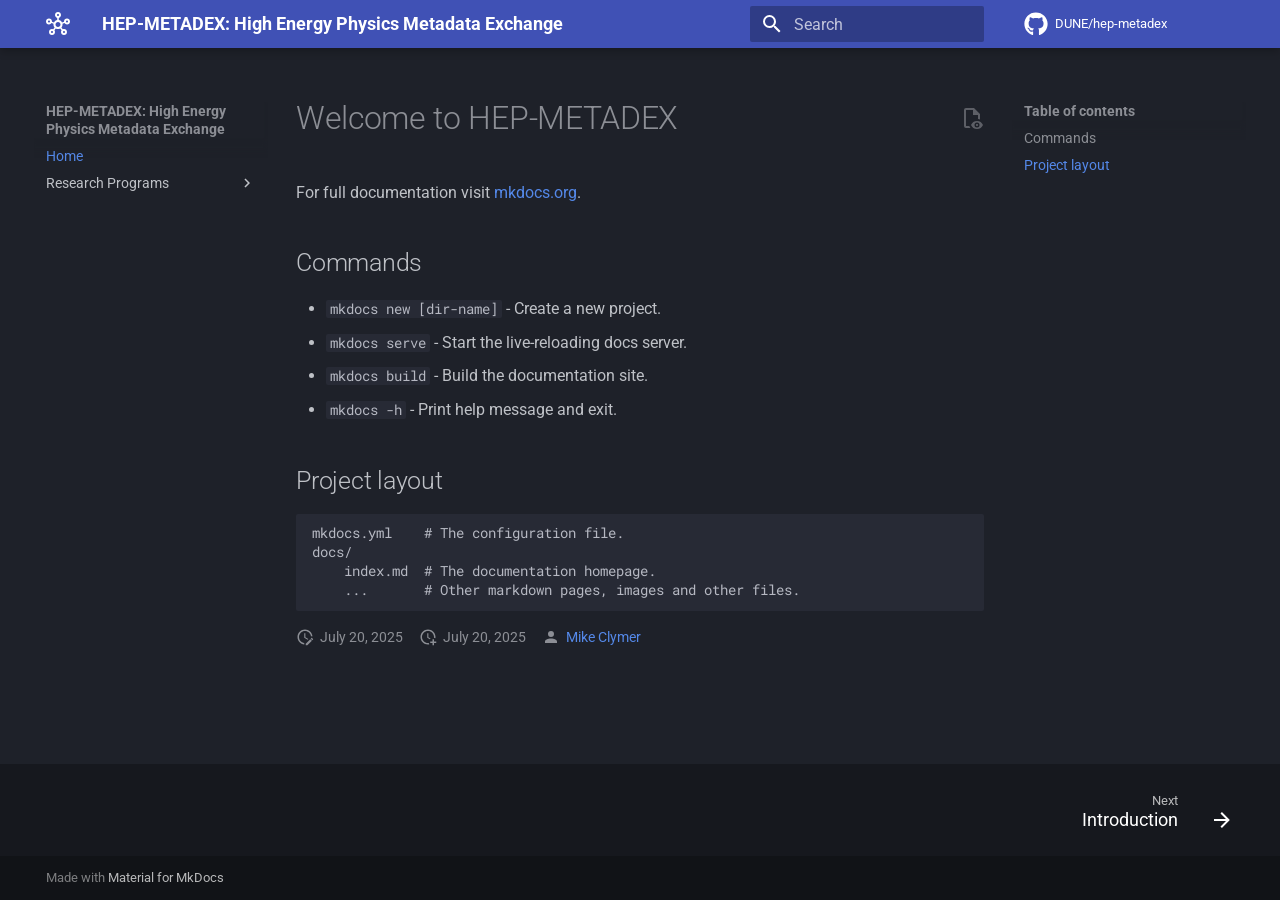
<file: index.html>
<!doctype html>
<html lang="en" class="no-js">
  <head>
    
      <meta charset="utf-8">
      <meta name="viewport" content="width=device-width,initial-scale=1">
      
      
      
        <link rel="canonical" href="https://dune.github.io/hep-metadex/">
      
      
      
        <link rel="next" href="protodune-metadex-protodune-metadata-exchange/">
      
      
      <link rel="icon" href="assets/images/favicon.png">
      <meta name="generator" content="mkdocs-1.6.1, mkdocs-material-9.6.15">
    
    
      
        <title>HEP-METADEX: High Energy Physics Metadata Exchange</title>
      
    
    
      <link rel="stylesheet" href="assets/stylesheets/main.342714a4.min.css">
      
        
        <link rel="stylesheet" href="assets/stylesheets/palette.06af60db.min.css">
      
      
  
  
    
    
  
  
  <style>:root{--md-admonition-icon--diagram:url('data:image/svg+xml;charset=utf-8,%3Csvg%20xmlns%3D%22http%3A//www.w3.org/2000/svg%22%20viewBox%3D%220%200%20576%20512%22%3E%3C%21--%21%20Font%20Awesome%20Free%206.7.2%20by%20%40fontawesome%20-%20https%3A//fontawesome.com%20License%20-%20https%3A//fontawesome.com/license/free%20%28Icons%3A%20CC%20BY%204.0%2C%20Fonts%3A%20SIL%20OFL%201.1%2C%20Code%3A%20MIT%20License%29%20Copyright%202024%20Fonticons%2C%20Inc.--%3E%3Cpath%20d%3D%22M0%2080c0-26.5%2021.5-48%2048-48h96c26.5%200%2048%2021.5%2048%2048v16h192V80c0-26.5%2021.5-48%2048-48h96c26.5%200%2048%2021.5%2048%2048v96c0%2026.5-21.5%2048-48%2048h-96c-26.5%200-48-21.5-48-48v-16H192v16c0%201.7-.1%203.4-.3%205L272%20288h96c26.5%200%2048%2021.5%2048%2048v96c0%2026.5-21.5%2048-48%2048h-96c-26.5%200-48-21.5-48-48v-96c0-1.7.1-3.4.3-5L144%20224H48c-26.5%200-48-21.5-48-48z%22/%3E%3C/svg%3E');}</style>



    
    
      
    
    
      
        
        
        <link rel="preconnect" href="https://fonts.gstatic.com" crossorigin>
        <link rel="stylesheet" href="https://fonts.googleapis.com/css?family=Roboto:300,300i,400,400i,700,700i%7CRoboto+Mono:400,400i,700,700i&display=fallback">
        <style>:root{--md-text-font:"Roboto";--md-code-font:"Roboto Mono"}</style>
      
    
    
      <link rel="stylesheet" href="stylesheets/extra.css">
    
    <script>__md_scope=new URL(".",location),__md_hash=e=>[...e].reduce(((e,_)=>(e<<5)-e+_.charCodeAt(0)),0),__md_get=(e,_=localStorage,t=__md_scope)=>JSON.parse(_.getItem(t.pathname+"."+e)),__md_set=(e,_,t=localStorage,a=__md_scope)=>{try{t.setItem(a.pathname+"."+e,JSON.stringify(_))}catch(e){}}</script>
    
      

    
    
    
   <link href="assets/stylesheets/glightbox.min.css" rel="stylesheet"/><style>
    html.glightbox-open { overflow: initial; height: 100%; }
    .gslide-title { margin-top: 0px; user-select: text; }
    .gslide-desc { color: #666; user-select: text; }
    .gslide-image img { background: white; }
    .gscrollbar-fixer { padding-right: 15px; }
    .gdesc-inner { font-size: 0.75rem; }
    body[data-md-color-scheme="slate"] .gdesc-inner { background: var(--md-default-bg-color);}
    body[data-md-color-scheme="slate"] .gslide-title { color: var(--md-default-fg-color);}
    body[data-md-color-scheme="slate"] .gslide-desc { color: var(--md-default-fg-color);}</style> <script src="assets/javascripts/glightbox.min.js"></script></head>
  
  
    
    
    
    
    
    <body dir="ltr" data-md-color-scheme="slate" data-md-color-primary="indigo" data-md-color-accent="indigo">
  
    
    <input class="md-toggle" data-md-toggle="drawer" type="checkbox" id="__drawer" autocomplete="off">
    <input class="md-toggle" data-md-toggle="search" type="checkbox" id="__search" autocomplete="off">
    <label class="md-overlay" for="__drawer"></label>
    <div data-md-component="skip">
      
        
        <a href="#welcome-to-hep-metadex" class="md-skip">
          Skip to content
        </a>
      
    </div>
    <div data-md-component="announce">
      
    </div>
    
    
      

  

<header class="md-header md-header--shadow" data-md-component="header">
  <nav class="md-header__inner md-grid" aria-label="Header">
    <a href="." title="HEP-METADEX: High Energy Physics Metadata Exchange" class="md-header__button md-logo" aria-label="HEP-METADEX: High Energy Physics Metadata Exchange" data-md-component="logo">
      
  
  <svg xmlns="http://www.w3.org/2000/svg" viewBox="0 0 24 24"><path d="M21 6.5c-1.7 0-3 1.3-3 3v.2l-2 .7c-.6-1.2-1.8-2.1-3.2-2.3V5.9C14 5.6 15 4.4 15 3c0-1.7-1.3-3-3-3S9 1.3 9 3c0 1.4 1 2.6 2.2 2.9v2.2c-1.3.2-2.5 1.1-3.2 2.3l-2-.7v-.2c0-1.7-1.3-3-3-3s-3 1.3-3 3 1.3 3 3 3c1.1 0 2-.6 2.5-1.4l2 .7c-.2 1.3.2 2.7 1.1 3.7l-1.4 1.8Q6.6 17 6 17c-1.7 0-3 1.3-3 3s1.3 3 3 3 3-1.3 3-3q0-1.05-.6-1.8l1.4-1.8c1.4.8 3 .8 4.4 0l1.4 1.8q-.6.75-.6 1.8c0 1.7 1.3 3 3 3s3-1.3 3-3-1.3-3-3-3c-.4 0-.9.1-1.2.3l-1.4-1.8c.9-1 1.3-2.4 1.1-3.7l2-.7c.5.8 1.5 1.4 2.5 1.4 1.7 0 3-1.3 3-3s-1.3-3-3-3m-18 4c-.5 0-1-.4-1-1s.5-1 1-1 1 .4 1 1-.5 1-1 1M6 21c-.6 0-1-.5-1-1s.4-1 1-1 1 .5 1 1-.4 1-1 1m5-18c0-.5.4-1 1-1s1 .5 1 1-.4 1-1 1-1-.5-1-1m1 12c-1.4 0-2.5-1.1-2.5-2.5S10.6 10 12 10s2.5 1.1 2.5 2.5S13.4 15 12 15m6 4c.5 0 1 .5 1 1s-.5 1-1 1-1-.5-1-1 .5-1 1-1m3-8.5c-.5 0-1-.4-1-1s.5-1 1-1 1 .4 1 1-.5 1-1 1"/></svg>

    </a>
    <label class="md-header__button md-icon" for="__drawer">
      
      <svg xmlns="http://www.w3.org/2000/svg" viewBox="0 0 24 24"><path d="M3 6h18v2H3zm0 5h18v2H3zm0 5h18v2H3z"/></svg>
    </label>
    <div class="md-header__title" data-md-component="header-title">
      <div class="md-header__ellipsis">
        <div class="md-header__topic">
          <span class="md-ellipsis">
            HEP-METADEX: High Energy Physics Metadata Exchange
          </span>
        </div>
        <div class="md-header__topic" data-md-component="header-topic">
          <span class="md-ellipsis">
            
              Home
            
          </span>
        </div>
      </div>
    </div>
    
      
    
    
    
    
      
      
        <label class="md-header__button md-icon" for="__search">
          
          <svg xmlns="http://www.w3.org/2000/svg" viewBox="0 0 24 24"><path d="M9.5 3A6.5 6.5 0 0 1 16 9.5c0 1.61-.59 3.09-1.56 4.23l.27.27h.79l5 5-1.5 1.5-5-5v-.79l-.27-.27A6.52 6.52 0 0 1 9.5 16 6.5 6.5 0 0 1 3 9.5 6.5 6.5 0 0 1 9.5 3m0 2C7 5 5 7 5 9.5S7 14 9.5 14 14 12 14 9.5 12 5 9.5 5"/></svg>
        </label>
        <div class="md-search" data-md-component="search" role="dialog">
  <label class="md-search__overlay" for="__search"></label>
  <div class="md-search__inner" role="search">
    <form class="md-search__form" name="search">
      <input type="text" class="md-search__input" name="query" aria-label="Search" placeholder="Search" autocapitalize="off" autocorrect="off" autocomplete="off" spellcheck="false" data-md-component="search-query" required>
      <label class="md-search__icon md-icon" for="__search">
        
        <svg xmlns="http://www.w3.org/2000/svg" viewBox="0 0 24 24"><path d="M9.5 3A6.5 6.5 0 0 1 16 9.5c0 1.61-.59 3.09-1.56 4.23l.27.27h.79l5 5-1.5 1.5-5-5v-.79l-.27-.27A6.52 6.52 0 0 1 9.5 16 6.5 6.5 0 0 1 3 9.5 6.5 6.5 0 0 1 9.5 3m0 2C7 5 5 7 5 9.5S7 14 9.5 14 14 12 14 9.5 12 5 9.5 5"/></svg>
        
        <svg xmlns="http://www.w3.org/2000/svg" viewBox="0 0 24 24"><path d="M20 11v2H8l5.5 5.5-1.42 1.42L4.16 12l7.92-7.92L13.5 5.5 8 11z"/></svg>
      </label>
      <nav class="md-search__options" aria-label="Search">
        
        <button type="reset" class="md-search__icon md-icon" title="Clear" aria-label="Clear" tabindex="-1">
          
          <svg xmlns="http://www.w3.org/2000/svg" viewBox="0 0 24 24"><path d="M19 6.41 17.59 5 12 10.59 6.41 5 5 6.41 10.59 12 5 17.59 6.41 19 12 13.41 17.59 19 19 17.59 13.41 12z"/></svg>
        </button>
      </nav>
      
    </form>
    <div class="md-search__output">
      <div class="md-search__scrollwrap" tabindex="0" data-md-scrollfix>
        <div class="md-search-result" data-md-component="search-result">
          <div class="md-search-result__meta">
            Initializing search
          </div>
          <ol class="md-search-result__list" role="presentation"></ol>
        </div>
      </div>
    </div>
  </div>
</div>
      
    
    
      <div class="md-header__source">
        <a href="https://github.com/DUNE/hep-metadex" title="Go to repository" class="md-source" data-md-component="source">
  <div class="md-source__icon md-icon">
    
    <svg xmlns="http://www.w3.org/2000/svg" viewBox="0 0 496 512"><!--! Font Awesome Free 6.7.2 by @fontawesome - https://fontawesome.com License - https://fontawesome.com/license/free (Icons: CC BY 4.0, Fonts: SIL OFL 1.1, Code: MIT License) Copyright 2024 Fonticons, Inc.--><path d="M165.9 397.4c0 2-2.3 3.6-5.2 3.6-3.3.3-5.6-1.3-5.6-3.6 0-2 2.3-3.6 5.2-3.6 3-.3 5.6 1.3 5.6 3.6m-31.1-4.5c-.7 2 1.3 4.3 4.3 4.9 2.6 1 5.6 0 6.2-2s-1.3-4.3-4.3-5.2c-2.6-.7-5.5.3-6.2 2.3m44.2-1.7c-2.9.7-4.9 2.6-4.6 4.9.3 2 2.9 3.3 5.9 2.6 2.9-.7 4.9-2.6 4.6-4.6-.3-1.9-3-3.2-5.9-2.9M244.8 8C106.1 8 0 113.3 0 252c0 110.9 69.8 205.8 169.5 239.2 12.8 2.3 17.3-5.6 17.3-12.1 0-6.2-.3-40.4-.3-61.4 0 0-70 15-84.7-29.8 0 0-11.4-29.1-27.8-36.6 0 0-22.9-15.7 1.6-15.4 0 0 24.9 2 38.6 25.8 21.9 38.6 58.6 27.5 72.9 20.9 2.3-16 8.8-27.1 16-33.7-55.9-6.2-112.3-14.3-112.3-110.5 0-27.5 7.6-41.3 23.6-58.9-2.6-6.5-11.1-33.3 2.6-67.9 20.9-6.5 69 27 69 27 20-5.6 41.5-8.5 62.8-8.5s42.8 2.9 62.8 8.5c0 0 48.1-33.6 69-27 13.7 34.7 5.2 61.4 2.6 67.9 16 17.7 25.8 31.5 25.8 58.9 0 96.5-58.9 104.2-114.8 110.5 9.2 7.9 17 22.9 17 46.4 0 33.7-.3 75.4-.3 83.6 0 6.5 4.6 14.4 17.3 12.1C428.2 457.8 496 362.9 496 252 496 113.3 383.5 8 244.8 8M97.2 352.9c-1.3 1-1 3.3.7 5.2 1.6 1.6 3.9 2.3 5.2 1 1.3-1 1-3.3-.7-5.2-1.6-1.6-3.9-2.3-5.2-1m-10.8-8.1c-.7 1.3.3 2.9 2.3 3.9 1.6 1 3.6.7 4.3-.7.7-1.3-.3-2.9-2.3-3.9-2-.6-3.6-.3-4.3.7m32.4 35.6c-1.6 1.3-1 4.3 1.3 6.2 2.3 2.3 5.2 2.6 6.5 1 1.3-1.3.7-4.3-1.3-6.2-2.2-2.3-5.2-2.6-6.5-1m-11.4-14.7c-1.6 1-1.6 3.6 0 5.9s4.3 3.3 5.6 2.3c1.6-1.3 1.6-3.9 0-6.2-1.4-2.3-4-3.3-5.6-2"/></svg>
  </div>
  <div class="md-source__repository">
    DUNE/hep-metadex
  </div>
</a>
      </div>
    
  </nav>
  
</header>
    
    <div class="md-container" data-md-component="container">
      
      
        
          
        
      
      <main class="md-main" data-md-component="main">
        <div class="md-main__inner md-grid">
          
            
              
              <div class="md-sidebar md-sidebar--primary" data-md-component="sidebar" data-md-type="navigation" >
                <div class="md-sidebar__scrollwrap">
                  <div class="md-sidebar__inner">
                    



<nav class="md-nav md-nav--primary" aria-label="Navigation" data-md-level="0">
  <label class="md-nav__title" for="__drawer">
    <a href="." title="HEP-METADEX: High Energy Physics Metadata Exchange" class="md-nav__button md-logo" aria-label="HEP-METADEX: High Energy Physics Metadata Exchange" data-md-component="logo">
      
  
  <svg xmlns="http://www.w3.org/2000/svg" viewBox="0 0 24 24"><path d="M21 6.5c-1.7 0-3 1.3-3 3v.2l-2 .7c-.6-1.2-1.8-2.1-3.2-2.3V5.9C14 5.6 15 4.4 15 3c0-1.7-1.3-3-3-3S9 1.3 9 3c0 1.4 1 2.6 2.2 2.9v2.2c-1.3.2-2.5 1.1-3.2 2.3l-2-.7v-.2c0-1.7-1.3-3-3-3s-3 1.3-3 3 1.3 3 3 3c1.1 0 2-.6 2.5-1.4l2 .7c-.2 1.3.2 2.7 1.1 3.7l-1.4 1.8Q6.6 17 6 17c-1.7 0-3 1.3-3 3s1.3 3 3 3 3-1.3 3-3q0-1.05-.6-1.8l1.4-1.8c1.4.8 3 .8 4.4 0l1.4 1.8q-.6.75-.6 1.8c0 1.7 1.3 3 3 3s3-1.3 3-3-1.3-3-3-3c-.4 0-.9.1-1.2.3l-1.4-1.8c.9-1 1.3-2.4 1.1-3.7l2-.7c.5.8 1.5 1.4 2.5 1.4 1.7 0 3-1.3 3-3s-1.3-3-3-3m-18 4c-.5 0-1-.4-1-1s.5-1 1-1 1 .4 1 1-.5 1-1 1M6 21c-.6 0-1-.5-1-1s.4-1 1-1 1 .5 1 1-.4 1-1 1m5-18c0-.5.4-1 1-1s1 .5 1 1-.4 1-1 1-1-.5-1-1m1 12c-1.4 0-2.5-1.1-2.5-2.5S10.6 10 12 10s2.5 1.1 2.5 2.5S13.4 15 12 15m6 4c.5 0 1 .5 1 1s-.5 1-1 1-1-.5-1-1 .5-1 1-1m3-8.5c-.5 0-1-.4-1-1s.5-1 1-1 1 .4 1 1-.5 1-1 1"/></svg>

    </a>
    HEP-METADEX: High Energy Physics Metadata Exchange
  </label>
  
    <div class="md-nav__source">
      <a href="https://github.com/DUNE/hep-metadex" title="Go to repository" class="md-source" data-md-component="source">
  <div class="md-source__icon md-icon">
    
    <svg xmlns="http://www.w3.org/2000/svg" viewBox="0 0 496 512"><!--! Font Awesome Free 6.7.2 by @fontawesome - https://fontawesome.com License - https://fontawesome.com/license/free (Icons: CC BY 4.0, Fonts: SIL OFL 1.1, Code: MIT License) Copyright 2024 Fonticons, Inc.--><path d="M165.9 397.4c0 2-2.3 3.6-5.2 3.6-3.3.3-5.6-1.3-5.6-3.6 0-2 2.3-3.6 5.2-3.6 3-.3 5.6 1.3 5.6 3.6m-31.1-4.5c-.7 2 1.3 4.3 4.3 4.9 2.6 1 5.6 0 6.2-2s-1.3-4.3-4.3-5.2c-2.6-.7-5.5.3-6.2 2.3m44.2-1.7c-2.9.7-4.9 2.6-4.6 4.9.3 2 2.9 3.3 5.9 2.6 2.9-.7 4.9-2.6 4.6-4.6-.3-1.9-3-3.2-5.9-2.9M244.8 8C106.1 8 0 113.3 0 252c0 110.9 69.8 205.8 169.5 239.2 12.8 2.3 17.3-5.6 17.3-12.1 0-6.2-.3-40.4-.3-61.4 0 0-70 15-84.7-29.8 0 0-11.4-29.1-27.8-36.6 0 0-22.9-15.7 1.6-15.4 0 0 24.9 2 38.6 25.8 21.9 38.6 58.6 27.5 72.9 20.9 2.3-16 8.8-27.1 16-33.7-55.9-6.2-112.3-14.3-112.3-110.5 0-27.5 7.6-41.3 23.6-58.9-2.6-6.5-11.1-33.3 2.6-67.9 20.9-6.5 69 27 69 27 20-5.6 41.5-8.5 62.8-8.5s42.8 2.9 62.8 8.5c0 0 48.1-33.6 69-27 13.7 34.7 5.2 61.4 2.6 67.9 16 17.7 25.8 31.5 25.8 58.9 0 96.5-58.9 104.2-114.8 110.5 9.2 7.9 17 22.9 17 46.4 0 33.7-.3 75.4-.3 83.6 0 6.5 4.6 14.4 17.3 12.1C428.2 457.8 496 362.9 496 252 496 113.3 383.5 8 244.8 8M97.2 352.9c-1.3 1-1 3.3.7 5.2 1.6 1.6 3.9 2.3 5.2 1 1.3-1 1-3.3-.7-5.2-1.6-1.6-3.9-2.3-5.2-1m-10.8-8.1c-.7 1.3.3 2.9 2.3 3.9 1.6 1 3.6.7 4.3-.7.7-1.3-.3-2.9-2.3-3.9-2-.6-3.6-.3-4.3.7m32.4 35.6c-1.6 1.3-1 4.3 1.3 6.2 2.3 2.3 5.2 2.6 6.5 1 1.3-1.3.7-4.3-1.3-6.2-2.2-2.3-5.2-2.6-6.5-1m-11.4-14.7c-1.6 1-1.6 3.6 0 5.9s4.3 3.3 5.6 2.3c1.6-1.3 1.6-3.9 0-6.2-1.4-2.3-4-3.3-5.6-2"/></svg>
  </div>
  <div class="md-source__repository">
    DUNE/hep-metadex
  </div>
</a>
    </div>
  
  <ul class="md-nav__list" data-md-scrollfix>
    
      
      
  
  
    
  
  
  
    <li class="md-nav__item md-nav__item--active">
      
      <input class="md-nav__toggle md-toggle" type="checkbox" id="__toc">
      
      
        
      
      
        <label class="md-nav__link md-nav__link--active" for="__toc">
          
  
  
  <span class="md-ellipsis">
    Home
    
  </span>
  

          <span class="md-nav__icon md-icon"></span>
        </label>
      
      <a href="." class="md-nav__link md-nav__link--active">
        
  
  
  <span class="md-ellipsis">
    Home
    
  </span>
  

      </a>
      
        

<nav class="md-nav md-nav--secondary" aria-label="Table of contents">
  
  
  
    
  
  
    <label class="md-nav__title" for="__toc">
      <span class="md-nav__icon md-icon"></span>
      Table of contents
    </label>
    <ul class="md-nav__list" data-md-component="toc" data-md-scrollfix>
      
        <li class="md-nav__item">
  <a href="#commands" class="md-nav__link">
    <span class="md-ellipsis">
      Commands
    </span>
  </a>
  
</li>
      
        <li class="md-nav__item">
  <a href="#project-layout" class="md-nav__link">
    <span class="md-ellipsis">
      Project layout
    </span>
  </a>
  
</li>
      
    </ul>
  
</nav>
      
    </li>
  

    
      
      
  
  
  
  
    
    
    
    
    
    <li class="md-nav__item md-nav__item--nested">
      
        
        
        <input class="md-nav__toggle md-toggle " type="checkbox" id="__nav_2" >
        
          
          <label class="md-nav__link" for="__nav_2" id="__nav_2_label" tabindex="0">
            
  
  
  <span class="md-ellipsis">
    Research Programs
    
  </span>
  

            <span class="md-nav__icon md-icon"></span>
          </label>
        
        <nav class="md-nav" data-md-level="1" aria-labelledby="__nav_2_label" aria-expanded="false">
          <label class="md-nav__title" for="__nav_2">
            <span class="md-nav__icon md-icon"></span>
            Research Programs
          </label>
          <ul class="md-nav__list" data-md-scrollfix>
            
              
                
  
  
  
  
    
    
    
    
    
    <li class="md-nav__item md-nav__item--nested">
      
        
        
        <input class="md-nav__toggle md-toggle " type="checkbox" id="__nav_2_1" >
        
          
          <label class="md-nav__link" for="__nav_2_1" id="__nav_2_1_label" tabindex="0">
            
  
  
  <span class="md-ellipsis">
    PROTODUNE-METADEX: ProtoDUNE Metadata Exchange
    
  </span>
  

            <span class="md-nav__icon md-icon"></span>
          </label>
        
        <nav class="md-nav" data-md-level="2" aria-labelledby="__nav_2_1_label" aria-expanded="false">
          <label class="md-nav__title" for="__nav_2_1">
            <span class="md-nav__icon md-icon"></span>
            PROTODUNE-METADEX: ProtoDUNE Metadata Exchange
          </label>
          <ul class="md-nav__list" data-md-scrollfix>
            
              
                
  
  
  
  
    <li class="md-nav__item">
      <a href="protodune-metadex-protodune-metadata-exchange/" class="md-nav__link">
        
  
  
  <span class="md-ellipsis">
    Introduction
    
  </span>
  

      </a>
    </li>
  

              
            
              
                
  
  
  
  
    
    
    
    
    
    <li class="md-nav__item md-nav__item--nested">
      
        
        
        <input class="md-nav__toggle md-toggle " type="checkbox" id="__nav_2_1_2" >
        
          
          <label class="md-nav__link" for="__nav_2_1_2" id="__nav_2_1_2_label" tabindex="0">
            
  
  
  <span class="md-ellipsis">
    Architecture
    
  </span>
  

            <span class="md-nav__icon md-icon"></span>
          </label>
        
        <nav class="md-nav" data-md-level="3" aria-labelledby="__nav_2_1_2_label" aria-expanded="false">
          <label class="md-nav__title" for="__nav_2_1_2">
            <span class="md-nav__icon md-icon"></span>
            Architecture
          </label>
          <ul class="md-nav__list" data-md-scrollfix>
            
              
                
  
  
  
  
    <li class="md-nav__item">
      <a href="protodune-metadex-protodune-metadata-exchange/architecture/event-storming/" class="md-nav__link">
        
  
  
  <span class="md-ellipsis">
    Event Storming
    
  </span>
  

      </a>
    </li>
  

              
            
          </ul>
        </nav>
      
    </li>
  

              
            
          </ul>
        </nav>
      
    </li>
  

              
            
          </ul>
        </nav>
      
    </li>
  

    
  </ul>
</nav>
                  </div>
                </div>
              </div>
            
            
              
              <div class="md-sidebar md-sidebar--secondary" data-md-component="sidebar" data-md-type="toc" >
                <div class="md-sidebar__scrollwrap">
                  <div class="md-sidebar__inner">
                    

<nav class="md-nav md-nav--secondary" aria-label="Table of contents">
  
  
  
    
  
  
    <label class="md-nav__title" for="__toc">
      <span class="md-nav__icon md-icon"></span>
      Table of contents
    </label>
    <ul class="md-nav__list" data-md-component="toc" data-md-scrollfix>
      
        <li class="md-nav__item">
  <a href="#commands" class="md-nav__link">
    <span class="md-ellipsis">
      Commands
    </span>
  </a>
  
</li>
      
        <li class="md-nav__item">
  <a href="#project-layout" class="md-nav__link">
    <span class="md-ellipsis">
      Project layout
    </span>
  </a>
  
</li>
      
    </ul>
  
</nav>
                  </div>
                </div>
              </div>
            
          
          
            <div class="md-content" data-md-component="content">
              <article class="md-content__inner md-typeset">
                
                  


  
  
    
      
    
    <a href="https://github.com/DUNE/hep-metadex/raw/main/docs/index.md" title="View source of this page" class="md-content__button md-icon">
      
      <svg xmlns="http://www.w3.org/2000/svg" viewBox="0 0 24 24"><path d="M17 18c.56 0 1 .44 1 1s-.44 1-1 1-1-.44-1-1 .44-1 1-1m0-3c-2.73 0-5.06 1.66-6 4 .94 2.34 3.27 4 6 4s5.06-1.66 6-4c-.94-2.34-3.27-4-6-4m0 6.5a2.5 2.5 0 0 1-2.5-2.5 2.5 2.5 0 0 1 2.5-2.5 2.5 2.5 0 0 1 2.5 2.5 2.5 2.5 0 0 1-2.5 2.5M9.27 20H6V4h7v5h5v4.07c.7.08 1.36.25 2 .49V8l-6-6H6a2 2 0 0 0-2 2v16a2 2 0 0 0 2 2h4.5a8.2 8.2 0 0 1-1.23-2"/></svg>
    </a>
  


<h1 id="welcome-to-hep-metadex">Welcome to HEP-METADEX</h1>
<p>For full documentation visit <a href="https://www.mkdocs.org">mkdocs.org</a>.</p>
<h2 id="commands">Commands</h2>
<ul>
<li><code>mkdocs new [dir-name]</code> - Create a new project.</li>
<li><code>mkdocs serve</code> - Start the live-reloading docs server.</li>
<li><code>mkdocs build</code> - Build the documentation site.</li>
<li><code>mkdocs -h</code> - Print help message and exit.</li>
</ul>
<h2 id="project-layout">Project layout</h2>
<pre><code>mkdocs.yml    # The configuration file.
docs/
    index.md  # The documentation homepage.
    ...       # Other markdown pages, images and other files.
</code></pre>







  
    
  
  
    
  


  <aside class="md-source-file">
    
      
  <span class="md-source-file__fact">
    <span class="md-icon" title="Last update">
      <svg xmlns="http://www.w3.org/2000/svg" viewBox="0 0 24 24"><path d="M21 13.1c-.1 0-.3.1-.4.2l-1 1 2.1 2.1 1-1c.2-.2.2-.6 0-.8l-1.3-1.3c-.1-.1-.2-.2-.4-.2m-1.9 1.8-6.1 6V23h2.1l6.1-6.1zM12.5 7v5.2l4 2.4-1 1L11 13V7zM11 21.9c-5.1-.5-9-4.8-9-9.9C2 6.5 6.5 2 12 2c5.3 0 9.6 4.1 10 9.3-.3-.1-.6-.2-1-.2s-.7.1-1 .2C19.6 7.2 16.2 4 12 4c-4.4 0-8 3.6-8 8 0 4.1 3.1 7.5 7.1 7.9l-.1.2z"/></svg>
    </span>
    <span class="git-revision-date-localized-plugin git-revision-date-localized-plugin-date" title="July 20, 2025 19:56:02 UTC">July 20, 2025</span>
  </span>

    
    
      
  <span class="md-source-file__fact">
    <span class="md-icon" title="Created">
      <svg xmlns="http://www.w3.org/2000/svg" viewBox="0 0 24 24"><path d="M14.47 15.08 11 13V7h1.5v5.25l3.08 1.83c-.41.28-.79.62-1.11 1m-1.39 4.84c-.36.05-.71.08-1.08.08-4.42 0-8-3.58-8-8s3.58-8 8-8 8 3.58 8 8c0 .37-.03.72-.08 1.08.69.1 1.33.32 1.92.64.1-.56.16-1.13.16-1.72 0-5.5-4.5-10-10-10S2 6.5 2 12s4.47 10 10 10c.59 0 1.16-.06 1.72-.16-.32-.59-.54-1.23-.64-1.92M18 15v3h-3v2h3v3h2v-3h3v-2h-3v-3z"/></svg>
    </span>
    <span class="git-revision-date-localized-plugin git-revision-date-localized-plugin-date" title="July 20, 2025 19:56:02 UTC">July 20, 2025</span>
  </span>

    
    
      
  
  <span class="md-source-file__fact">
    <span class="md-icon" title="Contributors">
      
        <svg xmlns="http://www.w3.org/2000/svg" viewBox="0 0 24 24"><path d="M12 4a4 4 0 0 1 4 4 4 4 0 0 1-4 4 4 4 0 0 1-4-4 4 4 0 0 1 4-4m0 10c4.42 0 8 1.79 8 4v2H4v-2c0-2.21 3.58-4 8-4"/></svg>
      
    </span>
    <nav>
      
        <a href="mailto:mike.clymer@colostate.edu">Mike Clymer</a>
    </nav>
  </span>

    
    
  </aside>





                
              </article>
            </div>
          
          
<script>var target=document.getElementById(location.hash.slice(1));target&&target.name&&(target.checked=target.name.startsWith("__tabbed_"))</script>
        </div>
        
      </main>
      
        <footer class="md-footer">
  
    
      
      <nav class="md-footer__inner md-grid" aria-label="Footer" >
        
        
          
          <a href="protodune-metadex-protodune-metadata-exchange/" class="md-footer__link md-footer__link--next" aria-label="Next: Introduction">
            <div class="md-footer__title">
              <span class="md-footer__direction">
                Next
              </span>
              <div class="md-ellipsis">
                Introduction
              </div>
            </div>
            <div class="md-footer__button md-icon">
              
              <svg xmlns="http://www.w3.org/2000/svg" viewBox="0 0 24 24"><path d="M4 11v2h12l-5.5 5.5 1.42 1.42L19.84 12l-7.92-7.92L10.5 5.5 16 11z"/></svg>
            </div>
          </a>
        
      </nav>
    
  
  <div class="md-footer-meta md-typeset">
    <div class="md-footer-meta__inner md-grid">
      <div class="md-copyright">
  
  
    Made with
    <a href="https://squidfunk.github.io/mkdocs-material/" target="_blank" rel="noopener">
      Material for MkDocs
    </a>
  
</div>
      
    </div>
  </div>
</footer>
      
    </div>
    <div class="md-dialog" data-md-component="dialog">
      <div class="md-dialog__inner md-typeset"></div>
    </div>
    
    
    
      
      <script id="__config" type="application/json">{"base": ".", "features": ["content.action.view", "navigation.footer"], "search": "assets/javascripts/workers/search.d50fe291.min.js", "tags": null, "translations": {"clipboard.copied": "Copied to clipboard", "clipboard.copy": "Copy to clipboard", "search.result.more.one": "1 more on this page", "search.result.more.other": "# more on this page", "search.result.none": "No matching documents", "search.result.one": "1 matching document", "search.result.other": "# matching documents", "search.result.placeholder": "Type to start searching", "search.result.term.missing": "Missing", "select.version": "Select version"}, "version": null}</script>
    
    
      <script src="assets/javascripts/bundle.56ea9cef.min.js"></script>
      
    
  <script id="init-glightbox">const lightbox = GLightbox({"touchNavigation": true, "loop": false, "zoomable": true, "draggable": true, "openEffect": "zoom", "closeEffect": "zoom", "slideEffect": "slide"});
document$.subscribe(() => { lightbox.reload() });
</script></body>
</html>
</file>
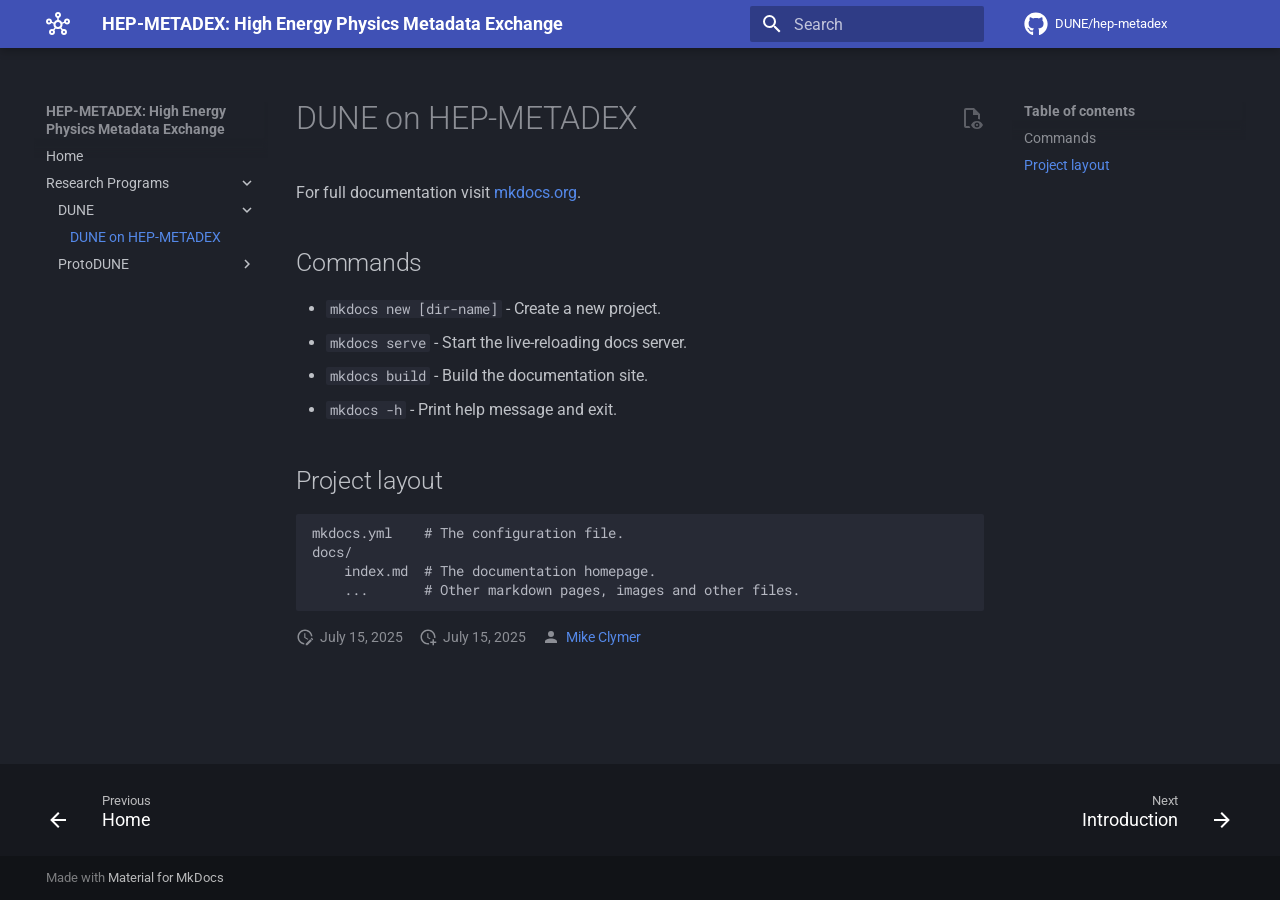
<file: DUNE/index.html>
<!doctype html>
<html lang="en" class="no-js">
  <head>
    
      <meta charset="utf-8">
      <meta name="viewport" content="width=device-width,initial-scale=1">
      
      
      
        <link rel="canonical" href="https://dune.github.io/hep-metadex/DUNE/">
      
      
        <link rel="prev" href="..">
      
      
        <link rel="next" href="../ProtoDUNE/">
      
      
      <link rel="icon" href="../assets/images/favicon.png">
      <meta name="generator" content="mkdocs-1.6.1, mkdocs-material-9.6.15">
    
    
      
        <title>DUNE on HEP-METADEX - HEP-METADEX: High Energy Physics Metadata Exchange</title>
      
    
    
      <link rel="stylesheet" href="../assets/stylesheets/main.342714a4.min.css">
      
        
        <link rel="stylesheet" href="../assets/stylesheets/palette.06af60db.min.css">
      
      
  
  
    
    
  
  
  <style>:root{--md-admonition-icon--diagram:url('data:image/svg+xml;charset=utf-8,%3Csvg%20xmlns%3D%22http%3A//www.w3.org/2000/svg%22%20viewBox%3D%220%200%20576%20512%22%3E%3C%21--%21%20Font%20Awesome%20Free%206.7.2%20by%20%40fontawesome%20-%20https%3A//fontawesome.com%20License%20-%20https%3A//fontawesome.com/license/free%20%28Icons%3A%20CC%20BY%204.0%2C%20Fonts%3A%20SIL%20OFL%201.1%2C%20Code%3A%20MIT%20License%29%20Copyright%202024%20Fonticons%2C%20Inc.--%3E%3Cpath%20d%3D%22M0%2080c0-26.5%2021.5-48%2048-48h96c26.5%200%2048%2021.5%2048%2048v16h192V80c0-26.5%2021.5-48%2048-48h96c26.5%200%2048%2021.5%2048%2048v96c0%2026.5-21.5%2048-48%2048h-96c-26.5%200-48-21.5-48-48v-16H192v16c0%201.7-.1%203.4-.3%205L272%20288h96c26.5%200%2048%2021.5%2048%2048v96c0%2026.5-21.5%2048-48%2048h-96c-26.5%200-48-21.5-48-48v-96c0-1.7.1-3.4.3-5L144%20224H48c-26.5%200-48-21.5-48-48z%22/%3E%3C/svg%3E');}</style>



    
    
      
    
    
      
        
        
        <link rel="preconnect" href="https://fonts.gstatic.com" crossorigin>
        <link rel="stylesheet" href="https://fonts.googleapis.com/css?family=Roboto:300,300i,400,400i,700,700i%7CRoboto+Mono:400,400i,700,700i&display=fallback">
        <style>:root{--md-text-font:"Roboto";--md-code-font:"Roboto Mono"}</style>
      
    
    
      <link rel="stylesheet" href="../stylesheets/extra.css">
    
    <script>__md_scope=new URL("..",location),__md_hash=e=>[...e].reduce(((e,_)=>(e<<5)-e+_.charCodeAt(0)),0),__md_get=(e,_=localStorage,t=__md_scope)=>JSON.parse(_.getItem(t.pathname+"."+e)),__md_set=(e,_,t=localStorage,a=__md_scope)=>{try{t.setItem(a.pathname+"."+e,JSON.stringify(_))}catch(e){}}</script>
    
      

    
    
    
   <link href="../assets/stylesheets/glightbox.min.css" rel="stylesheet"/><style>
    html.glightbox-open { overflow: initial; height: 100%; }
    .gslide-title { margin-top: 0px; user-select: text; }
    .gslide-desc { color: #666; user-select: text; }
    .gslide-image img { background: white; }
    .gscrollbar-fixer { padding-right: 15px; }
    .gdesc-inner { font-size: 0.75rem; }
    body[data-md-color-scheme="slate"] .gdesc-inner { background: var(--md-default-bg-color);}
    body[data-md-color-scheme="slate"] .gslide-title { color: var(--md-default-fg-color);}
    body[data-md-color-scheme="slate"] .gslide-desc { color: var(--md-default-fg-color);}</style> <script src="../assets/javascripts/glightbox.min.js"></script></head>
  
  
    
    
    
    
    
    <body dir="ltr" data-md-color-scheme="slate" data-md-color-primary="indigo" data-md-color-accent="indigo">
  
    
    <input class="md-toggle" data-md-toggle="drawer" type="checkbox" id="__drawer" autocomplete="off">
    <input class="md-toggle" data-md-toggle="search" type="checkbox" id="__search" autocomplete="off">
    <label class="md-overlay" for="__drawer"></label>
    <div data-md-component="skip">
      
        
        <a href="#dune-on-hep-metadex" class="md-skip">
          Skip to content
        </a>
      
    </div>
    <div data-md-component="announce">
      
    </div>
    
    
      

  

<header class="md-header md-header--shadow" data-md-component="header">
  <nav class="md-header__inner md-grid" aria-label="Header">
    <a href=".." title="HEP-METADEX: High Energy Physics Metadata Exchange" class="md-header__button md-logo" aria-label="HEP-METADEX: High Energy Physics Metadata Exchange" data-md-component="logo">
      
  
  <svg xmlns="http://www.w3.org/2000/svg" viewBox="0 0 24 24"><path d="M21 6.5c-1.7 0-3 1.3-3 3v.2l-2 .7c-.6-1.2-1.8-2.1-3.2-2.3V5.9C14 5.6 15 4.4 15 3c0-1.7-1.3-3-3-3S9 1.3 9 3c0 1.4 1 2.6 2.2 2.9v2.2c-1.3.2-2.5 1.1-3.2 2.3l-2-.7v-.2c0-1.7-1.3-3-3-3s-3 1.3-3 3 1.3 3 3 3c1.1 0 2-.6 2.5-1.4l2 .7c-.2 1.3.2 2.7 1.1 3.7l-1.4 1.8Q6.6 17 6 17c-1.7 0-3 1.3-3 3s1.3 3 3 3 3-1.3 3-3q0-1.05-.6-1.8l1.4-1.8c1.4.8 3 .8 4.4 0l1.4 1.8q-.6.75-.6 1.8c0 1.7 1.3 3 3 3s3-1.3 3-3-1.3-3-3-3c-.4 0-.9.1-1.2.3l-1.4-1.8c.9-1 1.3-2.4 1.1-3.7l2-.7c.5.8 1.5 1.4 2.5 1.4 1.7 0 3-1.3 3-3s-1.3-3-3-3m-18 4c-.5 0-1-.4-1-1s.5-1 1-1 1 .4 1 1-.5 1-1 1M6 21c-.6 0-1-.5-1-1s.4-1 1-1 1 .5 1 1-.4 1-1 1m5-18c0-.5.4-1 1-1s1 .5 1 1-.4 1-1 1-1-.5-1-1m1 12c-1.4 0-2.5-1.1-2.5-2.5S10.6 10 12 10s2.5 1.1 2.5 2.5S13.4 15 12 15m6 4c.5 0 1 .5 1 1s-.5 1-1 1-1-.5-1-1 .5-1 1-1m3-8.5c-.5 0-1-.4-1-1s.5-1 1-1 1 .4 1 1-.5 1-1 1"/></svg>

    </a>
    <label class="md-header__button md-icon" for="__drawer">
      
      <svg xmlns="http://www.w3.org/2000/svg" viewBox="0 0 24 24"><path d="M3 6h18v2H3zm0 5h18v2H3zm0 5h18v2H3z"/></svg>
    </label>
    <div class="md-header__title" data-md-component="header-title">
      <div class="md-header__ellipsis">
        <div class="md-header__topic">
          <span class="md-ellipsis">
            HEP-METADEX: High Energy Physics Metadata Exchange
          </span>
        </div>
        <div class="md-header__topic" data-md-component="header-topic">
          <span class="md-ellipsis">
            
              DUNE on HEP-METADEX
            
          </span>
        </div>
      </div>
    </div>
    
      
    
    
    
    
      
      
        <label class="md-header__button md-icon" for="__search">
          
          <svg xmlns="http://www.w3.org/2000/svg" viewBox="0 0 24 24"><path d="M9.5 3A6.5 6.5 0 0 1 16 9.5c0 1.61-.59 3.09-1.56 4.23l.27.27h.79l5 5-1.5 1.5-5-5v-.79l-.27-.27A6.52 6.52 0 0 1 9.5 16 6.5 6.5 0 0 1 3 9.5 6.5 6.5 0 0 1 9.5 3m0 2C7 5 5 7 5 9.5S7 14 9.5 14 14 12 14 9.5 12 5 9.5 5"/></svg>
        </label>
        <div class="md-search" data-md-component="search" role="dialog">
  <label class="md-search__overlay" for="__search"></label>
  <div class="md-search__inner" role="search">
    <form class="md-search__form" name="search">
      <input type="text" class="md-search__input" name="query" aria-label="Search" placeholder="Search" autocapitalize="off" autocorrect="off" autocomplete="off" spellcheck="false" data-md-component="search-query" required>
      <label class="md-search__icon md-icon" for="__search">
        
        <svg xmlns="http://www.w3.org/2000/svg" viewBox="0 0 24 24"><path d="M9.5 3A6.5 6.5 0 0 1 16 9.5c0 1.61-.59 3.09-1.56 4.23l.27.27h.79l5 5-1.5 1.5-5-5v-.79l-.27-.27A6.52 6.52 0 0 1 9.5 16 6.5 6.5 0 0 1 3 9.5 6.5 6.5 0 0 1 9.5 3m0 2C7 5 5 7 5 9.5S7 14 9.5 14 14 12 14 9.5 12 5 9.5 5"/></svg>
        
        <svg xmlns="http://www.w3.org/2000/svg" viewBox="0 0 24 24"><path d="M20 11v2H8l5.5 5.5-1.42 1.42L4.16 12l7.92-7.92L13.5 5.5 8 11z"/></svg>
      </label>
      <nav class="md-search__options" aria-label="Search">
        
        <button type="reset" class="md-search__icon md-icon" title="Clear" aria-label="Clear" tabindex="-1">
          
          <svg xmlns="http://www.w3.org/2000/svg" viewBox="0 0 24 24"><path d="M19 6.41 17.59 5 12 10.59 6.41 5 5 6.41 10.59 12 5 17.59 6.41 19 12 13.41 17.59 19 19 17.59 13.41 12z"/></svg>
        </button>
      </nav>
      
    </form>
    <div class="md-search__output">
      <div class="md-search__scrollwrap" tabindex="0" data-md-scrollfix>
        <div class="md-search-result" data-md-component="search-result">
          <div class="md-search-result__meta">
            Initializing search
          </div>
          <ol class="md-search-result__list" role="presentation"></ol>
        </div>
      </div>
    </div>
  </div>
</div>
      
    
    
      <div class="md-header__source">
        <a href="https://github.com/DUNE/hep-metadex" title="Go to repository" class="md-source" data-md-component="source">
  <div class="md-source__icon md-icon">
    
    <svg xmlns="http://www.w3.org/2000/svg" viewBox="0 0 496 512"><!--! Font Awesome Free 6.7.2 by @fontawesome - https://fontawesome.com License - https://fontawesome.com/license/free (Icons: CC BY 4.0, Fonts: SIL OFL 1.1, Code: MIT License) Copyright 2024 Fonticons, Inc.--><path d="M165.9 397.4c0 2-2.3 3.6-5.2 3.6-3.3.3-5.6-1.3-5.6-3.6 0-2 2.3-3.6 5.2-3.6 3-.3 5.6 1.3 5.6 3.6m-31.1-4.5c-.7 2 1.3 4.3 4.3 4.9 2.6 1 5.6 0 6.2-2s-1.3-4.3-4.3-5.2c-2.6-.7-5.5.3-6.2 2.3m44.2-1.7c-2.9.7-4.9 2.6-4.6 4.9.3 2 2.9 3.3 5.9 2.6 2.9-.7 4.9-2.6 4.6-4.6-.3-1.9-3-3.2-5.9-2.9M244.8 8C106.1 8 0 113.3 0 252c0 110.9 69.8 205.8 169.5 239.2 12.8 2.3 17.3-5.6 17.3-12.1 0-6.2-.3-40.4-.3-61.4 0 0-70 15-84.7-29.8 0 0-11.4-29.1-27.8-36.6 0 0-22.9-15.7 1.6-15.4 0 0 24.9 2 38.6 25.8 21.9 38.6 58.6 27.5 72.9 20.9 2.3-16 8.8-27.1 16-33.7-55.9-6.2-112.3-14.3-112.3-110.5 0-27.5 7.6-41.3 23.6-58.9-2.6-6.5-11.1-33.3 2.6-67.9 20.9-6.5 69 27 69 27 20-5.6 41.5-8.5 62.8-8.5s42.8 2.9 62.8 8.5c0 0 48.1-33.6 69-27 13.7 34.7 5.2 61.4 2.6 67.9 16 17.7 25.8 31.5 25.8 58.9 0 96.5-58.9 104.2-114.8 110.5 9.2 7.9 17 22.9 17 46.4 0 33.7-.3 75.4-.3 83.6 0 6.5 4.6 14.4 17.3 12.1C428.2 457.8 496 362.9 496 252 496 113.3 383.5 8 244.8 8M97.2 352.9c-1.3 1-1 3.3.7 5.2 1.6 1.6 3.9 2.3 5.2 1 1.3-1 1-3.3-.7-5.2-1.6-1.6-3.9-2.3-5.2-1m-10.8-8.1c-.7 1.3.3 2.9 2.3 3.9 1.6 1 3.6.7 4.3-.7.7-1.3-.3-2.9-2.3-3.9-2-.6-3.6-.3-4.3.7m32.4 35.6c-1.6 1.3-1 4.3 1.3 6.2 2.3 2.3 5.2 2.6 6.5 1 1.3-1.3.7-4.3-1.3-6.2-2.2-2.3-5.2-2.6-6.5-1m-11.4-14.7c-1.6 1-1.6 3.6 0 5.9s4.3 3.3 5.6 2.3c1.6-1.3 1.6-3.9 0-6.2-1.4-2.3-4-3.3-5.6-2"/></svg>
  </div>
  <div class="md-source__repository">
    DUNE/hep-metadex
  </div>
</a>
      </div>
    
  </nav>
  
</header>
    
    <div class="md-container" data-md-component="container">
      
      
        
          
        
      
      <main class="md-main" data-md-component="main">
        <div class="md-main__inner md-grid">
          
            
              
              <div class="md-sidebar md-sidebar--primary" data-md-component="sidebar" data-md-type="navigation" >
                <div class="md-sidebar__scrollwrap">
                  <div class="md-sidebar__inner">
                    



<nav class="md-nav md-nav--primary" aria-label="Navigation" data-md-level="0">
  <label class="md-nav__title" for="__drawer">
    <a href=".." title="HEP-METADEX: High Energy Physics Metadata Exchange" class="md-nav__button md-logo" aria-label="HEP-METADEX: High Energy Physics Metadata Exchange" data-md-component="logo">
      
  
  <svg xmlns="http://www.w3.org/2000/svg" viewBox="0 0 24 24"><path d="M21 6.5c-1.7 0-3 1.3-3 3v.2l-2 .7c-.6-1.2-1.8-2.1-3.2-2.3V5.9C14 5.6 15 4.4 15 3c0-1.7-1.3-3-3-3S9 1.3 9 3c0 1.4 1 2.6 2.2 2.9v2.2c-1.3.2-2.5 1.1-3.2 2.3l-2-.7v-.2c0-1.7-1.3-3-3-3s-3 1.3-3 3 1.3 3 3 3c1.1 0 2-.6 2.5-1.4l2 .7c-.2 1.3.2 2.7 1.1 3.7l-1.4 1.8Q6.6 17 6 17c-1.7 0-3 1.3-3 3s1.3 3 3 3 3-1.3 3-3q0-1.05-.6-1.8l1.4-1.8c1.4.8 3 .8 4.4 0l1.4 1.8q-.6.75-.6 1.8c0 1.7 1.3 3 3 3s3-1.3 3-3-1.3-3-3-3c-.4 0-.9.1-1.2.3l-1.4-1.8c.9-1 1.3-2.4 1.1-3.7l2-.7c.5.8 1.5 1.4 2.5 1.4 1.7 0 3-1.3 3-3s-1.3-3-3-3m-18 4c-.5 0-1-.4-1-1s.5-1 1-1 1 .4 1 1-.5 1-1 1M6 21c-.6 0-1-.5-1-1s.4-1 1-1 1 .5 1 1-.4 1-1 1m5-18c0-.5.4-1 1-1s1 .5 1 1-.4 1-1 1-1-.5-1-1m1 12c-1.4 0-2.5-1.1-2.5-2.5S10.6 10 12 10s2.5 1.1 2.5 2.5S13.4 15 12 15m6 4c.5 0 1 .5 1 1s-.5 1-1 1-1-.5-1-1 .5-1 1-1m3-8.5c-.5 0-1-.4-1-1s.5-1 1-1 1 .4 1 1-.5 1-1 1"/></svg>

    </a>
    HEP-METADEX: High Energy Physics Metadata Exchange
  </label>
  
    <div class="md-nav__source">
      <a href="https://github.com/DUNE/hep-metadex" title="Go to repository" class="md-source" data-md-component="source">
  <div class="md-source__icon md-icon">
    
    <svg xmlns="http://www.w3.org/2000/svg" viewBox="0 0 496 512"><!--! Font Awesome Free 6.7.2 by @fontawesome - https://fontawesome.com License - https://fontawesome.com/license/free (Icons: CC BY 4.0, Fonts: SIL OFL 1.1, Code: MIT License) Copyright 2024 Fonticons, Inc.--><path d="M165.9 397.4c0 2-2.3 3.6-5.2 3.6-3.3.3-5.6-1.3-5.6-3.6 0-2 2.3-3.6 5.2-3.6 3-.3 5.6 1.3 5.6 3.6m-31.1-4.5c-.7 2 1.3 4.3 4.3 4.9 2.6 1 5.6 0 6.2-2s-1.3-4.3-4.3-5.2c-2.6-.7-5.5.3-6.2 2.3m44.2-1.7c-2.9.7-4.9 2.6-4.6 4.9.3 2 2.9 3.3 5.9 2.6 2.9-.7 4.9-2.6 4.6-4.6-.3-1.9-3-3.2-5.9-2.9M244.8 8C106.1 8 0 113.3 0 252c0 110.9 69.8 205.8 169.5 239.2 12.8 2.3 17.3-5.6 17.3-12.1 0-6.2-.3-40.4-.3-61.4 0 0-70 15-84.7-29.8 0 0-11.4-29.1-27.8-36.6 0 0-22.9-15.7 1.6-15.4 0 0 24.9 2 38.6 25.8 21.9 38.6 58.6 27.5 72.9 20.9 2.3-16 8.8-27.1 16-33.7-55.9-6.2-112.3-14.3-112.3-110.5 0-27.5 7.6-41.3 23.6-58.9-2.6-6.5-11.1-33.3 2.6-67.9 20.9-6.5 69 27 69 27 20-5.6 41.5-8.5 62.8-8.5s42.8 2.9 62.8 8.5c0 0 48.1-33.6 69-27 13.7 34.7 5.2 61.4 2.6 67.9 16 17.7 25.8 31.5 25.8 58.9 0 96.5-58.9 104.2-114.8 110.5 9.2 7.9 17 22.9 17 46.4 0 33.7-.3 75.4-.3 83.6 0 6.5 4.6 14.4 17.3 12.1C428.2 457.8 496 362.9 496 252 496 113.3 383.5 8 244.8 8M97.2 352.9c-1.3 1-1 3.3.7 5.2 1.6 1.6 3.9 2.3 5.2 1 1.3-1 1-3.3-.7-5.2-1.6-1.6-3.9-2.3-5.2-1m-10.8-8.1c-.7 1.3.3 2.9 2.3 3.9 1.6 1 3.6.7 4.3-.7.7-1.3-.3-2.9-2.3-3.9-2-.6-3.6-.3-4.3.7m32.4 35.6c-1.6 1.3-1 4.3 1.3 6.2 2.3 2.3 5.2 2.6 6.5 1 1.3-1.3.7-4.3-1.3-6.2-2.2-2.3-5.2-2.6-6.5-1m-11.4-14.7c-1.6 1-1.6 3.6 0 5.9s4.3 3.3 5.6 2.3c1.6-1.3 1.6-3.9 0-6.2-1.4-2.3-4-3.3-5.6-2"/></svg>
  </div>
  <div class="md-source__repository">
    DUNE/hep-metadex
  </div>
</a>
    </div>
  
  <ul class="md-nav__list" data-md-scrollfix>
    
      
      
  
  
  
  
    <li class="md-nav__item">
      <a href=".." class="md-nav__link">
        
  
  
  <span class="md-ellipsis">
    Home
    
  </span>
  

      </a>
    </li>
  

    
      
      
  
  
    
  
  
  
    
    
    
    
    
    <li class="md-nav__item md-nav__item--active md-nav__item--nested">
      
        
        
        <input class="md-nav__toggle md-toggle " type="checkbox" id="__nav_2" checked>
        
          
          <label class="md-nav__link" for="__nav_2" id="__nav_2_label" tabindex="0">
            
  
  
  <span class="md-ellipsis">
    Research Programs
    
  </span>
  

            <span class="md-nav__icon md-icon"></span>
          </label>
        
        <nav class="md-nav" data-md-level="1" aria-labelledby="__nav_2_label" aria-expanded="true">
          <label class="md-nav__title" for="__nav_2">
            <span class="md-nav__icon md-icon"></span>
            Research Programs
          </label>
          <ul class="md-nav__list" data-md-scrollfix>
            
              
                
  
  
    
  
  
  
    
    
    
    
    
    <li class="md-nav__item md-nav__item--active md-nav__item--nested">
      
        
        
        <input class="md-nav__toggle md-toggle " type="checkbox" id="__nav_2_1" checked>
        
          
          <label class="md-nav__link" for="__nav_2_1" id="__nav_2_1_label" tabindex="0">
            
  
  
  <span class="md-ellipsis">
    DUNE
    
  </span>
  

            <span class="md-nav__icon md-icon"></span>
          </label>
        
        <nav class="md-nav" data-md-level="2" aria-labelledby="__nav_2_1_label" aria-expanded="true">
          <label class="md-nav__title" for="__nav_2_1">
            <span class="md-nav__icon md-icon"></span>
            DUNE
          </label>
          <ul class="md-nav__list" data-md-scrollfix>
            
              
                
  
  
    
  
  
  
    <li class="md-nav__item md-nav__item--active">
      
      <input class="md-nav__toggle md-toggle" type="checkbox" id="__toc">
      
      
        
      
      
        <label class="md-nav__link md-nav__link--active" for="__toc">
          
  
  
  <span class="md-ellipsis">
    DUNE on HEP-METADEX
    
  </span>
  

          <span class="md-nav__icon md-icon"></span>
        </label>
      
      <a href="./" class="md-nav__link md-nav__link--active">
        
  
  
  <span class="md-ellipsis">
    DUNE on HEP-METADEX
    
  </span>
  

      </a>
      
        

<nav class="md-nav md-nav--secondary" aria-label="Table of contents">
  
  
  
    
  
  
    <label class="md-nav__title" for="__toc">
      <span class="md-nav__icon md-icon"></span>
      Table of contents
    </label>
    <ul class="md-nav__list" data-md-component="toc" data-md-scrollfix>
      
        <li class="md-nav__item">
  <a href="#commands" class="md-nav__link">
    <span class="md-ellipsis">
      Commands
    </span>
  </a>
  
</li>
      
        <li class="md-nav__item">
  <a href="#project-layout" class="md-nav__link">
    <span class="md-ellipsis">
      Project layout
    </span>
  </a>
  
</li>
      
    </ul>
  
</nav>
      
    </li>
  

              
            
          </ul>
        </nav>
      
    </li>
  

              
            
              
                
  
  
  
  
    
    
    
    
    
    <li class="md-nav__item md-nav__item--nested">
      
        
        
        <input class="md-nav__toggle md-toggle " type="checkbox" id="__nav_2_2" >
        
          
          <label class="md-nav__link" for="__nav_2_2" id="__nav_2_2_label" tabindex="0">
            
  
  
  <span class="md-ellipsis">
    ProtoDUNE
    
  </span>
  

            <span class="md-nav__icon md-icon"></span>
          </label>
        
        <nav class="md-nav" data-md-level="2" aria-labelledby="__nav_2_2_label" aria-expanded="false">
          <label class="md-nav__title" for="__nav_2_2">
            <span class="md-nav__icon md-icon"></span>
            ProtoDUNE
          </label>
          <ul class="md-nav__list" data-md-scrollfix>
            
              
                
  
  
  
  
    <li class="md-nav__item">
      <a href="../ProtoDUNE/" class="md-nav__link">
        
  
  
  <span class="md-ellipsis">
    Introduction
    
  </span>
  

      </a>
    </li>
  

              
            
              
                
  
  
  
  
    
    
    
    
    
    <li class="md-nav__item md-nav__item--nested">
      
        
        
        <input class="md-nav__toggle md-toggle " type="checkbox" id="__nav_2_2_2" >
        
          
          <label class="md-nav__link" for="__nav_2_2_2" id="__nav_2_2_2_label" tabindex="0">
            
  
  
  <span class="md-ellipsis">
    Architecture
    
  </span>
  

            <span class="md-nav__icon md-icon"></span>
          </label>
        
        <nav class="md-nav" data-md-level="3" aria-labelledby="__nav_2_2_2_label" aria-expanded="false">
          <label class="md-nav__title" for="__nav_2_2_2">
            <span class="md-nav__icon md-icon"></span>
            Architecture
          </label>
          <ul class="md-nav__list" data-md-scrollfix>
            
              
                
  
  
  
  
    <li class="md-nav__item">
      <a href="../ProtoDUNE/architecture/event-storming/" class="md-nav__link">
        
  
  
  <span class="md-ellipsis">
    Event Storming
    
  </span>
  

      </a>
    </li>
  

              
            
          </ul>
        </nav>
      
    </li>
  

              
            
          </ul>
        </nav>
      
    </li>
  

              
            
          </ul>
        </nav>
      
    </li>
  

    
  </ul>
</nav>
                  </div>
                </div>
              </div>
            
            
              
              <div class="md-sidebar md-sidebar--secondary" data-md-component="sidebar" data-md-type="toc" >
                <div class="md-sidebar__scrollwrap">
                  <div class="md-sidebar__inner">
                    

<nav class="md-nav md-nav--secondary" aria-label="Table of contents">
  
  
  
    
  
  
    <label class="md-nav__title" for="__toc">
      <span class="md-nav__icon md-icon"></span>
      Table of contents
    </label>
    <ul class="md-nav__list" data-md-component="toc" data-md-scrollfix>
      
        <li class="md-nav__item">
  <a href="#commands" class="md-nav__link">
    <span class="md-ellipsis">
      Commands
    </span>
  </a>
  
</li>
      
        <li class="md-nav__item">
  <a href="#project-layout" class="md-nav__link">
    <span class="md-ellipsis">
      Project layout
    </span>
  </a>
  
</li>
      
    </ul>
  
</nav>
                  </div>
                </div>
              </div>
            
          
          
            <div class="md-content" data-md-component="content">
              <article class="md-content__inner md-typeset">
                
                  


  
  
    
      
    
    <a href="https://github.com/DUNE/hep-metadex/raw/main/programs/dune/docs/index.md" title="View source of this page" class="md-content__button md-icon">
      
      <svg xmlns="http://www.w3.org/2000/svg" viewBox="0 0 24 24"><path d="M17 18c.56 0 1 .44 1 1s-.44 1-1 1-1-.44-1-1 .44-1 1-1m0-3c-2.73 0-5.06 1.66-6 4 .94 2.34 3.27 4 6 4s5.06-1.66 6-4c-.94-2.34-3.27-4-6-4m0 6.5a2.5 2.5 0 0 1-2.5-2.5 2.5 2.5 0 0 1 2.5-2.5 2.5 2.5 0 0 1 2.5 2.5 2.5 2.5 0 0 1-2.5 2.5M9.27 20H6V4h7v5h5v4.07c.7.08 1.36.25 2 .49V8l-6-6H6a2 2 0 0 0-2 2v16a2 2 0 0 0 2 2h4.5a8.2 8.2 0 0 1-1.23-2"/></svg>
    </a>
  


<h1 id="dune-on-hep-metadex">DUNE on HEP-METADEX</h1>
<p>For full documentation visit <a href="https://www.mkdocs.org">mkdocs.org</a>.</p>
<h2 id="commands">Commands</h2>
<ul>
<li><code>mkdocs new [dir-name]</code> - Create a new project.</li>
<li><code>mkdocs serve</code> - Start the live-reloading docs server.</li>
<li><code>mkdocs build</code> - Build the documentation site.</li>
<li><code>mkdocs -h</code> - Print help message and exit.</li>
</ul>
<h2 id="project-layout">Project layout</h2>
<pre><code>mkdocs.yml    # The configuration file.
docs/
    index.md  # The documentation homepage.
    ...       # Other markdown pages, images and other files.
</code></pre>







  
    
  
  
    
  


  <aside class="md-source-file">
    
      
  <span class="md-source-file__fact">
    <span class="md-icon" title="Last update">
      <svg xmlns="http://www.w3.org/2000/svg" viewBox="0 0 24 24"><path d="M21 13.1c-.1 0-.3.1-.4.2l-1 1 2.1 2.1 1-1c.2-.2.2-.6 0-.8l-1.3-1.3c-.1-.1-.2-.2-.4-.2m-1.9 1.8-6.1 6V23h2.1l6.1-6.1zM12.5 7v5.2l4 2.4-1 1L11 13V7zM11 21.9c-5.1-.5-9-4.8-9-9.9C2 6.5 6.5 2 12 2c5.3 0 9.6 4.1 10 9.3-.3-.1-.6-.2-1-.2s-.7.1-1 .2C19.6 7.2 16.2 4 12 4c-4.4 0-8 3.6-8 8 0 4.1 3.1 7.5 7.1 7.9l-.1.2z"/></svg>
    </span>
    <span class="git-revision-date-localized-plugin git-revision-date-localized-plugin-date" title="July 15, 2025 13:44:13 UTC">July 15, 2025</span>
  </span>

    
    
      
  <span class="md-source-file__fact">
    <span class="md-icon" title="Created">
      <svg xmlns="http://www.w3.org/2000/svg" viewBox="0 0 24 24"><path d="M14.47 15.08 11 13V7h1.5v5.25l3.08 1.83c-.41.28-.79.62-1.11 1m-1.39 4.84c-.36.05-.71.08-1.08.08-4.42 0-8-3.58-8-8s3.58-8 8-8 8 3.58 8 8c0 .37-.03.72-.08 1.08.69.1 1.33.32 1.92.64.1-.56.16-1.13.16-1.72 0-5.5-4.5-10-10-10S2 6.5 2 12s4.47 10 10 10c.59 0 1.16-.06 1.72-.16-.32-.59-.54-1.23-.64-1.92M18 15v3h-3v2h3v3h2v-3h3v-2h-3v-3z"/></svg>
    </span>
    <span class="git-revision-date-localized-plugin git-revision-date-localized-plugin-date" title="July 15, 2025 13:44:13 UTC">July 15, 2025</span>
  </span>

    
    
      
  
  <span class="md-source-file__fact">
    <span class="md-icon" title="Contributors">
      
        <svg xmlns="http://www.w3.org/2000/svg" viewBox="0 0 24 24"><path d="M12 4a4 4 0 0 1 4 4 4 4 0 0 1-4 4 4 4 0 0 1-4-4 4 4 0 0 1 4-4m0 10c4.42 0 8 1.79 8 4v2H4v-2c0-2.21 3.58-4 8-4"/></svg>
      
    </span>
    <nav>
      
        <a href="mailto:mike.clymer@colostate.edu">Mike Clymer</a>
    </nav>
  </span>

    
    
  </aside>





                
              </article>
            </div>
          
          
<script>var target=document.getElementById(location.hash.slice(1));target&&target.name&&(target.checked=target.name.startsWith("__tabbed_"))</script>
        </div>
        
      </main>
      
        <footer class="md-footer">
  
    
      
      <nav class="md-footer__inner md-grid" aria-label="Footer" >
        
          
          <a href=".." class="md-footer__link md-footer__link--prev" aria-label="Previous: Home">
            <div class="md-footer__button md-icon">
              
              <svg xmlns="http://www.w3.org/2000/svg" viewBox="0 0 24 24"><path d="M20 11v2H8l5.5 5.5-1.42 1.42L4.16 12l7.92-7.92L13.5 5.5 8 11z"/></svg>
            </div>
            <div class="md-footer__title">
              <span class="md-footer__direction">
                Previous
              </span>
              <div class="md-ellipsis">
                Home
              </div>
            </div>
          </a>
        
        
          
          <a href="../ProtoDUNE/" class="md-footer__link md-footer__link--next" aria-label="Next: Introduction">
            <div class="md-footer__title">
              <span class="md-footer__direction">
                Next
              </span>
              <div class="md-ellipsis">
                Introduction
              </div>
            </div>
            <div class="md-footer__button md-icon">
              
              <svg xmlns="http://www.w3.org/2000/svg" viewBox="0 0 24 24"><path d="M4 11v2h12l-5.5 5.5 1.42 1.42L19.84 12l-7.92-7.92L10.5 5.5 16 11z"/></svg>
            </div>
          </a>
        
      </nav>
    
  
  <div class="md-footer-meta md-typeset">
    <div class="md-footer-meta__inner md-grid">
      <div class="md-copyright">
  
  
    Made with
    <a href="https://squidfunk.github.io/mkdocs-material/" target="_blank" rel="noopener">
      Material for MkDocs
    </a>
  
</div>
      
    </div>
  </div>
</footer>
      
    </div>
    <div class="md-dialog" data-md-component="dialog">
      <div class="md-dialog__inner md-typeset"></div>
    </div>
    
    
    
      
      <script id="__config" type="application/json">{"base": "..", "features": ["content.action.view", "navigation.footer"], "search": "../assets/javascripts/workers/search.d50fe291.min.js", "tags": null, "translations": {"clipboard.copied": "Copied to clipboard", "clipboard.copy": "Copy to clipboard", "search.result.more.one": "1 more on this page", "search.result.more.other": "# more on this page", "search.result.none": "No matching documents", "search.result.one": "1 matching document", "search.result.other": "# matching documents", "search.result.placeholder": "Type to start searching", "search.result.term.missing": "Missing", "select.version": "Select version"}, "version": null}</script>
    
    
      <script src="../assets/javascripts/bundle.56ea9cef.min.js"></script>
      
    
  <script id="init-glightbox">const lightbox = GLightbox({"touchNavigation": true, "loop": false, "zoomable": true, "draggable": true, "openEffect": "zoom", "closeEffect": "zoom", "slideEffect": "slide"});
document$.subscribe(() => { lightbox.reload() });
</script></body>
</html>
</file>
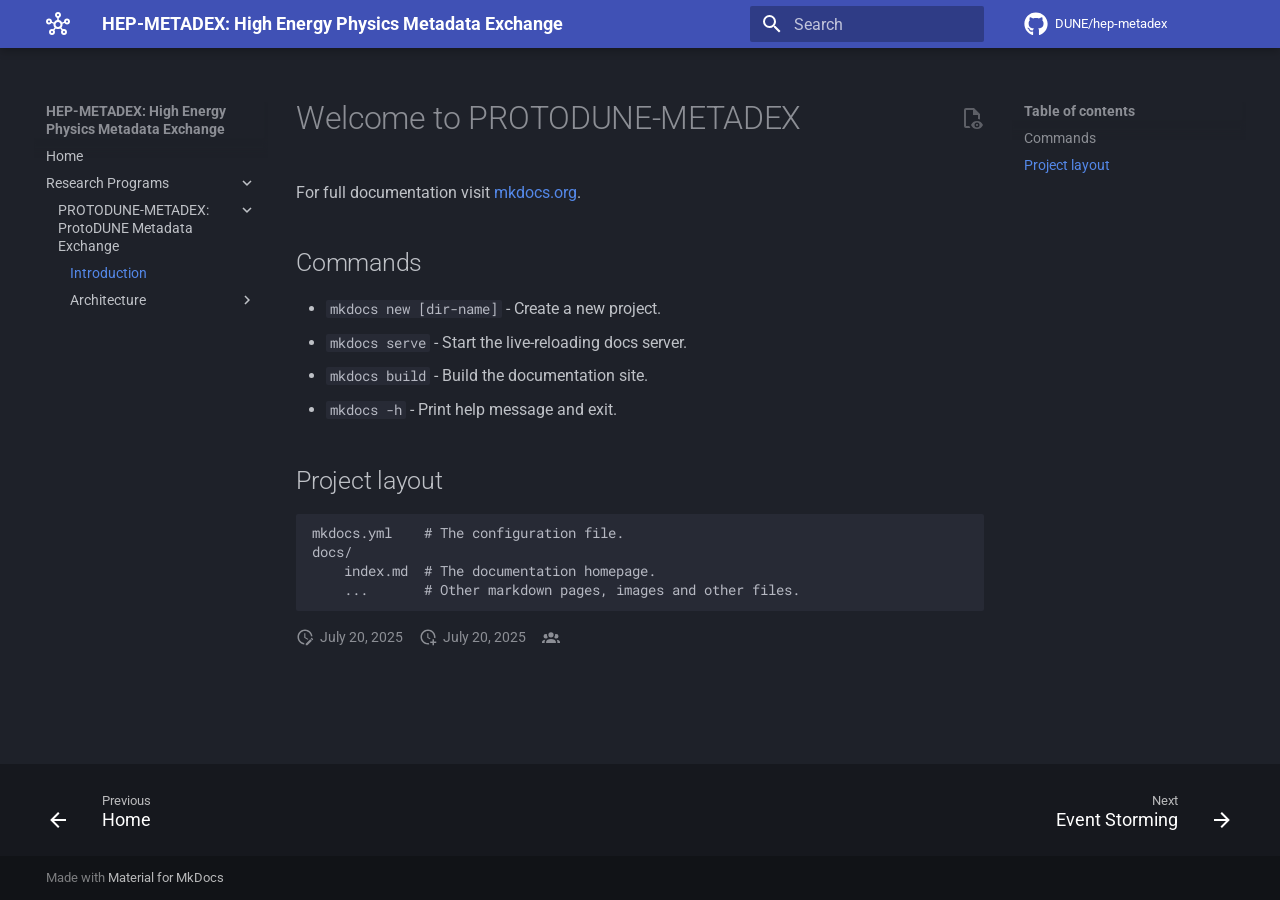
<file: protodune-metadex-protodune-metadata-exchange/index.html>
<!doctype html>
<html lang="en" class="no-js">
  <head>
    
      <meta charset="utf-8">
      <meta name="viewport" content="width=device-width,initial-scale=1">
      
      
      
        <link rel="canonical" href="https://dune.github.io/hep-metadex/protodune-metadex-protodune-metadata-exchange/">
      
      
        <link rel="prev" href="..">
      
      
        <link rel="next" href="architecture/event-storming/">
      
      
      <link rel="icon" href="../assets/images/favicon.png">
      <meta name="generator" content="mkdocs-1.6.1, mkdocs-material-9.6.15">
    
    
      
        <title>Introduction - HEP-METADEX: High Energy Physics Metadata Exchange</title>
      
    
    
      <link rel="stylesheet" href="../assets/stylesheets/main.342714a4.min.css">
      
        
        <link rel="stylesheet" href="../assets/stylesheets/palette.06af60db.min.css">
      
      
  
  
    
    
  
  
  <style>:root{--md-admonition-icon--diagram:url('data:image/svg+xml;charset=utf-8,%3Csvg%20xmlns%3D%22http%3A//www.w3.org/2000/svg%22%20viewBox%3D%220%200%20576%20512%22%3E%3C%21--%21%20Font%20Awesome%20Free%206.7.2%20by%20%40fontawesome%20-%20https%3A//fontawesome.com%20License%20-%20https%3A//fontawesome.com/license/free%20%28Icons%3A%20CC%20BY%204.0%2C%20Fonts%3A%20SIL%20OFL%201.1%2C%20Code%3A%20MIT%20License%29%20Copyright%202024%20Fonticons%2C%20Inc.--%3E%3Cpath%20d%3D%22M0%2080c0-26.5%2021.5-48%2048-48h96c26.5%200%2048%2021.5%2048%2048v16h192V80c0-26.5%2021.5-48%2048-48h96c26.5%200%2048%2021.5%2048%2048v96c0%2026.5-21.5%2048-48%2048h-96c-26.5%200-48-21.5-48-48v-16H192v16c0%201.7-.1%203.4-.3%205L272%20288h96c26.5%200%2048%2021.5%2048%2048v96c0%2026.5-21.5%2048-48%2048h-96c-26.5%200-48-21.5-48-48v-96c0-1.7.1-3.4.3-5L144%20224H48c-26.5%200-48-21.5-48-48z%22/%3E%3C/svg%3E');}</style>



    
    
      
    
    
      
        
        
        <link rel="preconnect" href="https://fonts.gstatic.com" crossorigin>
        <link rel="stylesheet" href="https://fonts.googleapis.com/css?family=Roboto:300,300i,400,400i,700,700i%7CRoboto+Mono:400,400i,700,700i&display=fallback">
        <style>:root{--md-text-font:"Roboto";--md-code-font:"Roboto Mono"}</style>
      
    
    
      <link rel="stylesheet" href="../stylesheets/extra.css">
    
    <script>__md_scope=new URL("..",location),__md_hash=e=>[...e].reduce(((e,_)=>(e<<5)-e+_.charCodeAt(0)),0),__md_get=(e,_=localStorage,t=__md_scope)=>JSON.parse(_.getItem(t.pathname+"."+e)),__md_set=(e,_,t=localStorage,a=__md_scope)=>{try{t.setItem(a.pathname+"."+e,JSON.stringify(_))}catch(e){}}</script>
    
      

    
    
    
   <link href="../assets/stylesheets/glightbox.min.css" rel="stylesheet"/><style>
    html.glightbox-open { overflow: initial; height: 100%; }
    .gslide-title { margin-top: 0px; user-select: text; }
    .gslide-desc { color: #666; user-select: text; }
    .gslide-image img { background: white; }
    .gscrollbar-fixer { padding-right: 15px; }
    .gdesc-inner { font-size: 0.75rem; }
    body[data-md-color-scheme="slate"] .gdesc-inner { background: var(--md-default-bg-color);}
    body[data-md-color-scheme="slate"] .gslide-title { color: var(--md-default-fg-color);}
    body[data-md-color-scheme="slate"] .gslide-desc { color: var(--md-default-fg-color);}</style> <script src="../assets/javascripts/glightbox.min.js"></script></head>
  
  
    
    
    
    
    
    <body dir="ltr" data-md-color-scheme="slate" data-md-color-primary="indigo" data-md-color-accent="indigo">
  
    
    <input class="md-toggle" data-md-toggle="drawer" type="checkbox" id="__drawer" autocomplete="off">
    <input class="md-toggle" data-md-toggle="search" type="checkbox" id="__search" autocomplete="off">
    <label class="md-overlay" for="__drawer"></label>
    <div data-md-component="skip">
      
        
        <a href="#welcome-to-protodune-metadex" class="md-skip">
          Skip to content
        </a>
      
    </div>
    <div data-md-component="announce">
      
    </div>
    
    
      

  

<header class="md-header md-header--shadow" data-md-component="header">
  <nav class="md-header__inner md-grid" aria-label="Header">
    <a href=".." title="HEP-METADEX: High Energy Physics Metadata Exchange" class="md-header__button md-logo" aria-label="HEP-METADEX: High Energy Physics Metadata Exchange" data-md-component="logo">
      
  
  <svg xmlns="http://www.w3.org/2000/svg" viewBox="0 0 24 24"><path d="M21 6.5c-1.7 0-3 1.3-3 3v.2l-2 .7c-.6-1.2-1.8-2.1-3.2-2.3V5.9C14 5.6 15 4.4 15 3c0-1.7-1.3-3-3-3S9 1.3 9 3c0 1.4 1 2.6 2.2 2.9v2.2c-1.3.2-2.5 1.1-3.2 2.3l-2-.7v-.2c0-1.7-1.3-3-3-3s-3 1.3-3 3 1.3 3 3 3c1.1 0 2-.6 2.5-1.4l2 .7c-.2 1.3.2 2.7 1.1 3.7l-1.4 1.8Q6.6 17 6 17c-1.7 0-3 1.3-3 3s1.3 3 3 3 3-1.3 3-3q0-1.05-.6-1.8l1.4-1.8c1.4.8 3 .8 4.4 0l1.4 1.8q-.6.75-.6 1.8c0 1.7 1.3 3 3 3s3-1.3 3-3-1.3-3-3-3c-.4 0-.9.1-1.2.3l-1.4-1.8c.9-1 1.3-2.4 1.1-3.7l2-.7c.5.8 1.5 1.4 2.5 1.4 1.7 0 3-1.3 3-3s-1.3-3-3-3m-18 4c-.5 0-1-.4-1-1s.5-1 1-1 1 .4 1 1-.5 1-1 1M6 21c-.6 0-1-.5-1-1s.4-1 1-1 1 .5 1 1-.4 1-1 1m5-18c0-.5.4-1 1-1s1 .5 1 1-.4 1-1 1-1-.5-1-1m1 12c-1.4 0-2.5-1.1-2.5-2.5S10.6 10 12 10s2.5 1.1 2.5 2.5S13.4 15 12 15m6 4c.5 0 1 .5 1 1s-.5 1-1 1-1-.5-1-1 .5-1 1-1m3-8.5c-.5 0-1-.4-1-1s.5-1 1-1 1 .4 1 1-.5 1-1 1"/></svg>

    </a>
    <label class="md-header__button md-icon" for="__drawer">
      
      <svg xmlns="http://www.w3.org/2000/svg" viewBox="0 0 24 24"><path d="M3 6h18v2H3zm0 5h18v2H3zm0 5h18v2H3z"/></svg>
    </label>
    <div class="md-header__title" data-md-component="header-title">
      <div class="md-header__ellipsis">
        <div class="md-header__topic">
          <span class="md-ellipsis">
            HEP-METADEX: High Energy Physics Metadata Exchange
          </span>
        </div>
        <div class="md-header__topic" data-md-component="header-topic">
          <span class="md-ellipsis">
            
              Introduction
            
          </span>
        </div>
      </div>
    </div>
    
      
    
    
    
    
      
      
        <label class="md-header__button md-icon" for="__search">
          
          <svg xmlns="http://www.w3.org/2000/svg" viewBox="0 0 24 24"><path d="M9.5 3A6.5 6.5 0 0 1 16 9.5c0 1.61-.59 3.09-1.56 4.23l.27.27h.79l5 5-1.5 1.5-5-5v-.79l-.27-.27A6.52 6.52 0 0 1 9.5 16 6.5 6.5 0 0 1 3 9.5 6.5 6.5 0 0 1 9.5 3m0 2C7 5 5 7 5 9.5S7 14 9.5 14 14 12 14 9.5 12 5 9.5 5"/></svg>
        </label>
        <div class="md-search" data-md-component="search" role="dialog">
  <label class="md-search__overlay" for="__search"></label>
  <div class="md-search__inner" role="search">
    <form class="md-search__form" name="search">
      <input type="text" class="md-search__input" name="query" aria-label="Search" placeholder="Search" autocapitalize="off" autocorrect="off" autocomplete="off" spellcheck="false" data-md-component="search-query" required>
      <label class="md-search__icon md-icon" for="__search">
        
        <svg xmlns="http://www.w3.org/2000/svg" viewBox="0 0 24 24"><path d="M9.5 3A6.5 6.5 0 0 1 16 9.5c0 1.61-.59 3.09-1.56 4.23l.27.27h.79l5 5-1.5 1.5-5-5v-.79l-.27-.27A6.52 6.52 0 0 1 9.5 16 6.5 6.5 0 0 1 3 9.5 6.5 6.5 0 0 1 9.5 3m0 2C7 5 5 7 5 9.5S7 14 9.5 14 14 12 14 9.5 12 5 9.5 5"/></svg>
        
        <svg xmlns="http://www.w3.org/2000/svg" viewBox="0 0 24 24"><path d="M20 11v2H8l5.5 5.5-1.42 1.42L4.16 12l7.92-7.92L13.5 5.5 8 11z"/></svg>
      </label>
      <nav class="md-search__options" aria-label="Search">
        
        <button type="reset" class="md-search__icon md-icon" title="Clear" aria-label="Clear" tabindex="-1">
          
          <svg xmlns="http://www.w3.org/2000/svg" viewBox="0 0 24 24"><path d="M19 6.41 17.59 5 12 10.59 6.41 5 5 6.41 10.59 12 5 17.59 6.41 19 12 13.41 17.59 19 19 17.59 13.41 12z"/></svg>
        </button>
      </nav>
      
    </form>
    <div class="md-search__output">
      <div class="md-search__scrollwrap" tabindex="0" data-md-scrollfix>
        <div class="md-search-result" data-md-component="search-result">
          <div class="md-search-result__meta">
            Initializing search
          </div>
          <ol class="md-search-result__list" role="presentation"></ol>
        </div>
      </div>
    </div>
  </div>
</div>
      
    
    
      <div class="md-header__source">
        <a href="https://github.com/DUNE/hep-metadex" title="Go to repository" class="md-source" data-md-component="source">
  <div class="md-source__icon md-icon">
    
    <svg xmlns="http://www.w3.org/2000/svg" viewBox="0 0 496 512"><!--! Font Awesome Free 6.7.2 by @fontawesome - https://fontawesome.com License - https://fontawesome.com/license/free (Icons: CC BY 4.0, Fonts: SIL OFL 1.1, Code: MIT License) Copyright 2024 Fonticons, Inc.--><path d="M165.9 397.4c0 2-2.3 3.6-5.2 3.6-3.3.3-5.6-1.3-5.6-3.6 0-2 2.3-3.6 5.2-3.6 3-.3 5.6 1.3 5.6 3.6m-31.1-4.5c-.7 2 1.3 4.3 4.3 4.9 2.6 1 5.6 0 6.2-2s-1.3-4.3-4.3-5.2c-2.6-.7-5.5.3-6.2 2.3m44.2-1.7c-2.9.7-4.9 2.6-4.6 4.9.3 2 2.9 3.3 5.9 2.6 2.9-.7 4.9-2.6 4.6-4.6-.3-1.9-3-3.2-5.9-2.9M244.8 8C106.1 8 0 113.3 0 252c0 110.9 69.8 205.8 169.5 239.2 12.8 2.3 17.3-5.6 17.3-12.1 0-6.2-.3-40.4-.3-61.4 0 0-70 15-84.7-29.8 0 0-11.4-29.1-27.8-36.6 0 0-22.9-15.7 1.6-15.4 0 0 24.9 2 38.6 25.8 21.9 38.6 58.6 27.5 72.9 20.9 2.3-16 8.8-27.1 16-33.7-55.9-6.2-112.3-14.3-112.3-110.5 0-27.5 7.6-41.3 23.6-58.9-2.6-6.5-11.1-33.3 2.6-67.9 20.9-6.5 69 27 69 27 20-5.6 41.5-8.5 62.8-8.5s42.8 2.9 62.8 8.5c0 0 48.1-33.6 69-27 13.7 34.7 5.2 61.4 2.6 67.9 16 17.7 25.8 31.5 25.8 58.9 0 96.5-58.9 104.2-114.8 110.5 9.2 7.9 17 22.9 17 46.4 0 33.7-.3 75.4-.3 83.6 0 6.5 4.6 14.4 17.3 12.1C428.2 457.8 496 362.9 496 252 496 113.3 383.5 8 244.8 8M97.2 352.9c-1.3 1-1 3.3.7 5.2 1.6 1.6 3.9 2.3 5.2 1 1.3-1 1-3.3-.7-5.2-1.6-1.6-3.9-2.3-5.2-1m-10.8-8.1c-.7 1.3.3 2.9 2.3 3.9 1.6 1 3.6.7 4.3-.7.7-1.3-.3-2.9-2.3-3.9-2-.6-3.6-.3-4.3.7m32.4 35.6c-1.6 1.3-1 4.3 1.3 6.2 2.3 2.3 5.2 2.6 6.5 1 1.3-1.3.7-4.3-1.3-6.2-2.2-2.3-5.2-2.6-6.5-1m-11.4-14.7c-1.6 1-1.6 3.6 0 5.9s4.3 3.3 5.6 2.3c1.6-1.3 1.6-3.9 0-6.2-1.4-2.3-4-3.3-5.6-2"/></svg>
  </div>
  <div class="md-source__repository">
    DUNE/hep-metadex
  </div>
</a>
      </div>
    
  </nav>
  
</header>
    
    <div class="md-container" data-md-component="container">
      
      
        
          
        
      
      <main class="md-main" data-md-component="main">
        <div class="md-main__inner md-grid">
          
            
              
              <div class="md-sidebar md-sidebar--primary" data-md-component="sidebar" data-md-type="navigation" >
                <div class="md-sidebar__scrollwrap">
                  <div class="md-sidebar__inner">
                    



<nav class="md-nav md-nav--primary" aria-label="Navigation" data-md-level="0">
  <label class="md-nav__title" for="__drawer">
    <a href=".." title="HEP-METADEX: High Energy Physics Metadata Exchange" class="md-nav__button md-logo" aria-label="HEP-METADEX: High Energy Physics Metadata Exchange" data-md-component="logo">
      
  
  <svg xmlns="http://www.w3.org/2000/svg" viewBox="0 0 24 24"><path d="M21 6.5c-1.7 0-3 1.3-3 3v.2l-2 .7c-.6-1.2-1.8-2.1-3.2-2.3V5.9C14 5.6 15 4.4 15 3c0-1.7-1.3-3-3-3S9 1.3 9 3c0 1.4 1 2.6 2.2 2.9v2.2c-1.3.2-2.5 1.1-3.2 2.3l-2-.7v-.2c0-1.7-1.3-3-3-3s-3 1.3-3 3 1.3 3 3 3c1.1 0 2-.6 2.5-1.4l2 .7c-.2 1.3.2 2.7 1.1 3.7l-1.4 1.8Q6.6 17 6 17c-1.7 0-3 1.3-3 3s1.3 3 3 3 3-1.3 3-3q0-1.05-.6-1.8l1.4-1.8c1.4.8 3 .8 4.4 0l1.4 1.8q-.6.75-.6 1.8c0 1.7 1.3 3 3 3s3-1.3 3-3-1.3-3-3-3c-.4 0-.9.1-1.2.3l-1.4-1.8c.9-1 1.3-2.4 1.1-3.7l2-.7c.5.8 1.5 1.4 2.5 1.4 1.7 0 3-1.3 3-3s-1.3-3-3-3m-18 4c-.5 0-1-.4-1-1s.5-1 1-1 1 .4 1 1-.5 1-1 1M6 21c-.6 0-1-.5-1-1s.4-1 1-1 1 .5 1 1-.4 1-1 1m5-18c0-.5.4-1 1-1s1 .5 1 1-.4 1-1 1-1-.5-1-1m1 12c-1.4 0-2.5-1.1-2.5-2.5S10.6 10 12 10s2.5 1.1 2.5 2.5S13.4 15 12 15m6 4c.5 0 1 .5 1 1s-.5 1-1 1-1-.5-1-1 .5-1 1-1m3-8.5c-.5 0-1-.4-1-1s.5-1 1-1 1 .4 1 1-.5 1-1 1"/></svg>

    </a>
    HEP-METADEX: High Energy Physics Metadata Exchange
  </label>
  
    <div class="md-nav__source">
      <a href="https://github.com/DUNE/hep-metadex" title="Go to repository" class="md-source" data-md-component="source">
  <div class="md-source__icon md-icon">
    
    <svg xmlns="http://www.w3.org/2000/svg" viewBox="0 0 496 512"><!--! Font Awesome Free 6.7.2 by @fontawesome - https://fontawesome.com License - https://fontawesome.com/license/free (Icons: CC BY 4.0, Fonts: SIL OFL 1.1, Code: MIT License) Copyright 2024 Fonticons, Inc.--><path d="M165.9 397.4c0 2-2.3 3.6-5.2 3.6-3.3.3-5.6-1.3-5.6-3.6 0-2 2.3-3.6 5.2-3.6 3-.3 5.6 1.3 5.6 3.6m-31.1-4.5c-.7 2 1.3 4.3 4.3 4.9 2.6 1 5.6 0 6.2-2s-1.3-4.3-4.3-5.2c-2.6-.7-5.5.3-6.2 2.3m44.2-1.7c-2.9.7-4.9 2.6-4.6 4.9.3 2 2.9 3.3 5.9 2.6 2.9-.7 4.9-2.6 4.6-4.6-.3-1.9-3-3.2-5.9-2.9M244.8 8C106.1 8 0 113.3 0 252c0 110.9 69.8 205.8 169.5 239.2 12.8 2.3 17.3-5.6 17.3-12.1 0-6.2-.3-40.4-.3-61.4 0 0-70 15-84.7-29.8 0 0-11.4-29.1-27.8-36.6 0 0-22.9-15.7 1.6-15.4 0 0 24.9 2 38.6 25.8 21.9 38.6 58.6 27.5 72.9 20.9 2.3-16 8.8-27.1 16-33.7-55.9-6.2-112.3-14.3-112.3-110.5 0-27.5 7.6-41.3 23.6-58.9-2.6-6.5-11.1-33.3 2.6-67.9 20.9-6.5 69 27 69 27 20-5.6 41.5-8.5 62.8-8.5s42.8 2.9 62.8 8.5c0 0 48.1-33.6 69-27 13.7 34.7 5.2 61.4 2.6 67.9 16 17.7 25.8 31.5 25.8 58.9 0 96.5-58.9 104.2-114.8 110.5 9.2 7.9 17 22.9 17 46.4 0 33.7-.3 75.4-.3 83.6 0 6.5 4.6 14.4 17.3 12.1C428.2 457.8 496 362.9 496 252 496 113.3 383.5 8 244.8 8M97.2 352.9c-1.3 1-1 3.3.7 5.2 1.6 1.6 3.9 2.3 5.2 1 1.3-1 1-3.3-.7-5.2-1.6-1.6-3.9-2.3-5.2-1m-10.8-8.1c-.7 1.3.3 2.9 2.3 3.9 1.6 1 3.6.7 4.3-.7.7-1.3-.3-2.9-2.3-3.9-2-.6-3.6-.3-4.3.7m32.4 35.6c-1.6 1.3-1 4.3 1.3 6.2 2.3 2.3 5.2 2.6 6.5 1 1.3-1.3.7-4.3-1.3-6.2-2.2-2.3-5.2-2.6-6.5-1m-11.4-14.7c-1.6 1-1.6 3.6 0 5.9s4.3 3.3 5.6 2.3c1.6-1.3 1.6-3.9 0-6.2-1.4-2.3-4-3.3-5.6-2"/></svg>
  </div>
  <div class="md-source__repository">
    DUNE/hep-metadex
  </div>
</a>
    </div>
  
  <ul class="md-nav__list" data-md-scrollfix>
    
      
      
  
  
  
  
    <li class="md-nav__item">
      <a href=".." class="md-nav__link">
        
  
  
  <span class="md-ellipsis">
    Home
    
  </span>
  

      </a>
    </li>
  

    
      
      
  
  
    
  
  
  
    
    
    
    
    
    <li class="md-nav__item md-nav__item--active md-nav__item--nested">
      
        
        
        <input class="md-nav__toggle md-toggle " type="checkbox" id="__nav_2" checked>
        
          
          <label class="md-nav__link" for="__nav_2" id="__nav_2_label" tabindex="0">
            
  
  
  <span class="md-ellipsis">
    Research Programs
    
  </span>
  

            <span class="md-nav__icon md-icon"></span>
          </label>
        
        <nav class="md-nav" data-md-level="1" aria-labelledby="__nav_2_label" aria-expanded="true">
          <label class="md-nav__title" for="__nav_2">
            <span class="md-nav__icon md-icon"></span>
            Research Programs
          </label>
          <ul class="md-nav__list" data-md-scrollfix>
            
              
                
  
  
    
  
  
  
    
    
    
    
    
    <li class="md-nav__item md-nav__item--active md-nav__item--nested">
      
        
        
        <input class="md-nav__toggle md-toggle " type="checkbox" id="__nav_2_1" checked>
        
          
          <label class="md-nav__link" for="__nav_2_1" id="__nav_2_1_label" tabindex="0">
            
  
  
  <span class="md-ellipsis">
    PROTODUNE-METADEX: ProtoDUNE Metadata Exchange
    
  </span>
  

            <span class="md-nav__icon md-icon"></span>
          </label>
        
        <nav class="md-nav" data-md-level="2" aria-labelledby="__nav_2_1_label" aria-expanded="true">
          <label class="md-nav__title" for="__nav_2_1">
            <span class="md-nav__icon md-icon"></span>
            PROTODUNE-METADEX: ProtoDUNE Metadata Exchange
          </label>
          <ul class="md-nav__list" data-md-scrollfix>
            
              
                
  
  
    
  
  
  
    <li class="md-nav__item md-nav__item--active">
      
      <input class="md-nav__toggle md-toggle" type="checkbox" id="__toc">
      
      
        
      
      
        <label class="md-nav__link md-nav__link--active" for="__toc">
          
  
  
  <span class="md-ellipsis">
    Introduction
    
  </span>
  

          <span class="md-nav__icon md-icon"></span>
        </label>
      
      <a href="./" class="md-nav__link md-nav__link--active">
        
  
  
  <span class="md-ellipsis">
    Introduction
    
  </span>
  

      </a>
      
        

<nav class="md-nav md-nav--secondary" aria-label="Table of contents">
  
  
  
    
  
  
    <label class="md-nav__title" for="__toc">
      <span class="md-nav__icon md-icon"></span>
      Table of contents
    </label>
    <ul class="md-nav__list" data-md-component="toc" data-md-scrollfix>
      
        <li class="md-nav__item">
  <a href="#commands" class="md-nav__link">
    <span class="md-ellipsis">
      Commands
    </span>
  </a>
  
</li>
      
        <li class="md-nav__item">
  <a href="#project-layout" class="md-nav__link">
    <span class="md-ellipsis">
      Project layout
    </span>
  </a>
  
</li>
      
    </ul>
  
</nav>
      
    </li>
  

              
            
              
                
  
  
  
  
    
    
    
    
    
    <li class="md-nav__item md-nav__item--nested">
      
        
        
        <input class="md-nav__toggle md-toggle " type="checkbox" id="__nav_2_1_2" >
        
          
          <label class="md-nav__link" for="__nav_2_1_2" id="__nav_2_1_2_label" tabindex="0">
            
  
  
  <span class="md-ellipsis">
    Architecture
    
  </span>
  

            <span class="md-nav__icon md-icon"></span>
          </label>
        
        <nav class="md-nav" data-md-level="3" aria-labelledby="__nav_2_1_2_label" aria-expanded="false">
          <label class="md-nav__title" for="__nav_2_1_2">
            <span class="md-nav__icon md-icon"></span>
            Architecture
          </label>
          <ul class="md-nav__list" data-md-scrollfix>
            
              
                
  
  
  
  
    <li class="md-nav__item">
      <a href="architecture/event-storming/" class="md-nav__link">
        
  
  
  <span class="md-ellipsis">
    Event Storming
    
  </span>
  

      </a>
    </li>
  

              
            
          </ul>
        </nav>
      
    </li>
  

              
            
          </ul>
        </nav>
      
    </li>
  

              
            
          </ul>
        </nav>
      
    </li>
  

    
  </ul>
</nav>
                  </div>
                </div>
              </div>
            
            
              
              <div class="md-sidebar md-sidebar--secondary" data-md-component="sidebar" data-md-type="toc" >
                <div class="md-sidebar__scrollwrap">
                  <div class="md-sidebar__inner">
                    

<nav class="md-nav md-nav--secondary" aria-label="Table of contents">
  
  
  
    
  
  
    <label class="md-nav__title" for="__toc">
      <span class="md-nav__icon md-icon"></span>
      Table of contents
    </label>
    <ul class="md-nav__list" data-md-component="toc" data-md-scrollfix>
      
        <li class="md-nav__item">
  <a href="#commands" class="md-nav__link">
    <span class="md-ellipsis">
      Commands
    </span>
  </a>
  
</li>
      
        <li class="md-nav__item">
  <a href="#project-layout" class="md-nav__link">
    <span class="md-ellipsis">
      Project layout
    </span>
  </a>
  
</li>
      
    </ul>
  
</nav>
                  </div>
                </div>
              </div>
            
          
          
            <div class="md-content" data-md-component="content">
              <article class="md-content__inner md-typeset">
                
                  


  
  
    
      
    
    <a href="https://github.com/DUNE/protodune-metadex/raw/main/docs/index.md" title="View source of this page" class="md-content__button md-icon">
      
      <svg xmlns="http://www.w3.org/2000/svg" viewBox="0 0 24 24"><path d="M17 18c.56 0 1 .44 1 1s-.44 1-1 1-1-.44-1-1 .44-1 1-1m0-3c-2.73 0-5.06 1.66-6 4 .94 2.34 3.27 4 6 4s5.06-1.66 6-4c-.94-2.34-3.27-4-6-4m0 6.5a2.5 2.5 0 0 1-2.5-2.5 2.5 2.5 0 0 1 2.5-2.5 2.5 2.5 0 0 1 2.5 2.5 2.5 2.5 0 0 1-2.5 2.5M9.27 20H6V4h7v5h5v4.07c.7.08 1.36.25 2 .49V8l-6-6H6a2 2 0 0 0-2 2v16a2 2 0 0 0 2 2h4.5a8.2 8.2 0 0 1-1.23-2"/></svg>
    </a>
  


<h1 id="welcome-to-protodune-metadex">Welcome to PROTODUNE-METADEX</h1>
<p>For full documentation visit <a href="https://www.mkdocs.org">mkdocs.org</a>.</p>
<h2 id="commands">Commands</h2>
<ul>
<li><code>mkdocs new [dir-name]</code> - Create a new project.</li>
<li><code>mkdocs serve</code> - Start the live-reloading docs server.</li>
<li><code>mkdocs build</code> - Build the documentation site.</li>
<li><code>mkdocs -h</code> - Print help message and exit.</li>
</ul>
<h2 id="project-layout">Project layout</h2>
<pre><code>mkdocs.yml    # The configuration file.
docs/
    index.md  # The documentation homepage.
    ...       # Other markdown pages, images and other files.
</code></pre>







  
    
  
  
    
  


  <aside class="md-source-file">
    
      
  <span class="md-source-file__fact">
    <span class="md-icon" title="Last update">
      <svg xmlns="http://www.w3.org/2000/svg" viewBox="0 0 24 24"><path d="M21 13.1c-.1 0-.3.1-.4.2l-1 1 2.1 2.1 1-1c.2-.2.2-.6 0-.8l-1.3-1.3c-.1-.1-.2-.2-.4-.2m-1.9 1.8-6.1 6V23h2.1l6.1-6.1zM12.5 7v5.2l4 2.4-1 1L11 13V7zM11 21.9c-5.1-.5-9-4.8-9-9.9C2 6.5 6.5 2 12 2c5.3 0 9.6 4.1 10 9.3-.3-.1-.6-.2-1-.2s-.7.1-1 .2C19.6 7.2 16.2 4 12 4c-4.4 0-8 3.6-8 8 0 4.1 3.1 7.5 7.1 7.9l-.1.2z"/></svg>
    </span>
    <span class="git-revision-date-localized-plugin git-revision-date-localized-plugin-date" title="July 20, 2025 19:03:59 UTC">July 20, 2025</span>
  </span>

    
    
      
  <span class="md-source-file__fact">
    <span class="md-icon" title="Created">
      <svg xmlns="http://www.w3.org/2000/svg" viewBox="0 0 24 24"><path d="M14.47 15.08 11 13V7h1.5v5.25l3.08 1.83c-.41.28-.79.62-1.11 1m-1.39 4.84c-.36.05-.71.08-1.08.08-4.42 0-8-3.58-8-8s3.58-8 8-8 8 3.58 8 8c0 .37-.03.72-.08 1.08.69.1 1.33.32 1.92.64.1-.56.16-1.13.16-1.72 0-5.5-4.5-10-10-10S2 6.5 2 12s4.47 10 10 10c.59 0 1.16-.06 1.72-.16-.32-.59-.54-1.23-.64-1.92M18 15v3h-3v2h3v3h2v-3h3v-2h-3v-3z"/></svg>
    </span>
    <span class="git-revision-date-localized-plugin git-revision-date-localized-plugin-date" title="July 20, 2025 19:03:59 UTC">July 20, 2025</span>
  </span>

    
    
      
  
  <span class="md-source-file__fact">
    <span class="md-icon" title="Contributors">
      
        <svg xmlns="http://www.w3.org/2000/svg" viewBox="0 0 24 24"><path d="M12 5.5A3.5 3.5 0 0 1 15.5 9a3.5 3.5 0 0 1-3.5 3.5A3.5 3.5 0 0 1 8.5 9 3.5 3.5 0 0 1 12 5.5M5 8c.56 0 1.08.15 1.53.42-.15 1.43.27 2.85 1.13 3.96C7.16 13.34 6.16 14 5 14a3 3 0 0 1-3-3 3 3 0 0 1 3-3m14 0a3 3 0 0 1 3 3 3 3 0 0 1-3 3c-1.16 0-2.16-.66-2.66-1.62a5.54 5.54 0 0 0 1.13-3.96c.45-.27.97-.42 1.53-.42M5.5 18.25c0-2.07 2.91-3.75 6.5-3.75s6.5 1.68 6.5 3.75V20h-13zM0 20v-1.5c0-1.39 1.89-2.56 4.45-2.9-.59.68-.95 1.62-.95 2.65V20zm24 0h-3.5v-1.75c0-1.03-.36-1.97-.95-2.65 2.56.34 4.45 1.51 4.45 2.9z"/></svg>
      
    </span>
    <nav>
      
    </nav>
  </span>

    
    
  </aside>





                
              </article>
            </div>
          
          
<script>var target=document.getElementById(location.hash.slice(1));target&&target.name&&(target.checked=target.name.startsWith("__tabbed_"))</script>
        </div>
        
      </main>
      
        <footer class="md-footer">
  
    
      
      <nav class="md-footer__inner md-grid" aria-label="Footer" >
        
          
          <a href=".." class="md-footer__link md-footer__link--prev" aria-label="Previous: Home">
            <div class="md-footer__button md-icon">
              
              <svg xmlns="http://www.w3.org/2000/svg" viewBox="0 0 24 24"><path d="M20 11v2H8l5.5 5.5-1.42 1.42L4.16 12l7.92-7.92L13.5 5.5 8 11z"/></svg>
            </div>
            <div class="md-footer__title">
              <span class="md-footer__direction">
                Previous
              </span>
              <div class="md-ellipsis">
                Home
              </div>
            </div>
          </a>
        
        
          
          <a href="architecture/event-storming/" class="md-footer__link md-footer__link--next" aria-label="Next: Event Storming">
            <div class="md-footer__title">
              <span class="md-footer__direction">
                Next
              </span>
              <div class="md-ellipsis">
                Event Storming
              </div>
            </div>
            <div class="md-footer__button md-icon">
              
              <svg xmlns="http://www.w3.org/2000/svg" viewBox="0 0 24 24"><path d="M4 11v2h12l-5.5 5.5 1.42 1.42L19.84 12l-7.92-7.92L10.5 5.5 16 11z"/></svg>
            </div>
          </a>
        
      </nav>
    
  
  <div class="md-footer-meta md-typeset">
    <div class="md-footer-meta__inner md-grid">
      <div class="md-copyright">
  
  
    Made with
    <a href="https://squidfunk.github.io/mkdocs-material/" target="_blank" rel="noopener">
      Material for MkDocs
    </a>
  
</div>
      
    </div>
  </div>
</footer>
      
    </div>
    <div class="md-dialog" data-md-component="dialog">
      <div class="md-dialog__inner md-typeset"></div>
    </div>
    
    
    
      
      <script id="__config" type="application/json">{"base": "..", "features": ["content.action.view", "navigation.footer"], "search": "../assets/javascripts/workers/search.d50fe291.min.js", "tags": null, "translations": {"clipboard.copied": "Copied to clipboard", "clipboard.copy": "Copy to clipboard", "search.result.more.one": "1 more on this page", "search.result.more.other": "# more on this page", "search.result.none": "No matching documents", "search.result.one": "1 matching document", "search.result.other": "# matching documents", "search.result.placeholder": "Type to start searching", "search.result.term.missing": "Missing", "select.version": "Select version"}, "version": null}</script>
    
    
      <script src="../assets/javascripts/bundle.56ea9cef.min.js"></script>
      
    
  <script id="init-glightbox">const lightbox = GLightbox({"touchNavigation": true, "loop": false, "zoomable": true, "draggable": true, "openEffect": "zoom", "closeEffect": "zoom", "slideEffect": "slide"});
document$.subscribe(() => { lightbox.reload() });
</script></body>
</html>
</file>
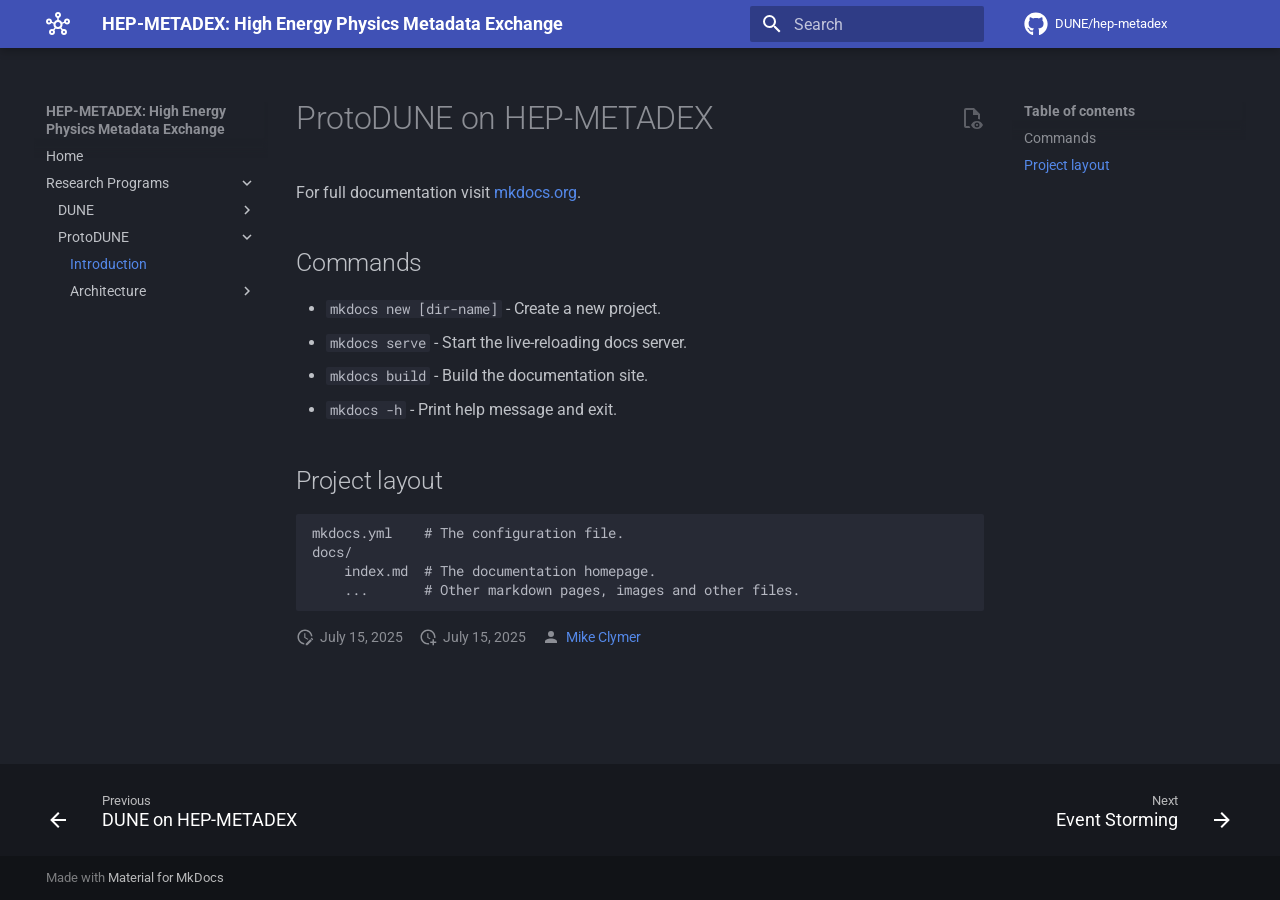
<file: ProtoDUNE/index.html>
<!doctype html>
<html lang="en" class="no-js">
  <head>
    
      <meta charset="utf-8">
      <meta name="viewport" content="width=device-width,initial-scale=1">
      
      
      
        <link rel="canonical" href="https://dune.github.io/hep-metadex/ProtoDUNE/">
      
      
        <link rel="prev" href="../DUNE/">
      
      
        <link rel="next" href="architecture/event-storming/">
      
      
      <link rel="icon" href="../assets/images/favicon.png">
      <meta name="generator" content="mkdocs-1.6.1, mkdocs-material-9.6.15">
    
    
      
        <title>Introduction - HEP-METADEX: High Energy Physics Metadata Exchange</title>
      
    
    
      <link rel="stylesheet" href="../assets/stylesheets/main.342714a4.min.css">
      
        
        <link rel="stylesheet" href="../assets/stylesheets/palette.06af60db.min.css">
      
      
  
  
    
    
  
  
  <style>:root{--md-admonition-icon--diagram:url('data:image/svg+xml;charset=utf-8,%3Csvg%20xmlns%3D%22http%3A//www.w3.org/2000/svg%22%20viewBox%3D%220%200%20576%20512%22%3E%3C%21--%21%20Font%20Awesome%20Free%206.7.2%20by%20%40fontawesome%20-%20https%3A//fontawesome.com%20License%20-%20https%3A//fontawesome.com/license/free%20%28Icons%3A%20CC%20BY%204.0%2C%20Fonts%3A%20SIL%20OFL%201.1%2C%20Code%3A%20MIT%20License%29%20Copyright%202024%20Fonticons%2C%20Inc.--%3E%3Cpath%20d%3D%22M0%2080c0-26.5%2021.5-48%2048-48h96c26.5%200%2048%2021.5%2048%2048v16h192V80c0-26.5%2021.5-48%2048-48h96c26.5%200%2048%2021.5%2048%2048v96c0%2026.5-21.5%2048-48%2048h-96c-26.5%200-48-21.5-48-48v-16H192v16c0%201.7-.1%203.4-.3%205L272%20288h96c26.5%200%2048%2021.5%2048%2048v96c0%2026.5-21.5%2048-48%2048h-96c-26.5%200-48-21.5-48-48v-96c0-1.7.1-3.4.3-5L144%20224H48c-26.5%200-48-21.5-48-48z%22/%3E%3C/svg%3E');}</style>



    
    
      
    
    
      
        
        
        <link rel="preconnect" href="https://fonts.gstatic.com" crossorigin>
        <link rel="stylesheet" href="https://fonts.googleapis.com/css?family=Roboto:300,300i,400,400i,700,700i%7CRoboto+Mono:400,400i,700,700i&display=fallback">
        <style>:root{--md-text-font:"Roboto";--md-code-font:"Roboto Mono"}</style>
      
    
    
      <link rel="stylesheet" href="../stylesheets/extra.css">
    
    <script>__md_scope=new URL("..",location),__md_hash=e=>[...e].reduce(((e,_)=>(e<<5)-e+_.charCodeAt(0)),0),__md_get=(e,_=localStorage,t=__md_scope)=>JSON.parse(_.getItem(t.pathname+"."+e)),__md_set=(e,_,t=localStorage,a=__md_scope)=>{try{t.setItem(a.pathname+"."+e,JSON.stringify(_))}catch(e){}}</script>
    
      

    
    
    
   <link href="../assets/stylesheets/glightbox.min.css" rel="stylesheet"/><style>
    html.glightbox-open { overflow: initial; height: 100%; }
    .gslide-title { margin-top: 0px; user-select: text; }
    .gslide-desc { color: #666; user-select: text; }
    .gslide-image img { background: white; }
    .gscrollbar-fixer { padding-right: 15px; }
    .gdesc-inner { font-size: 0.75rem; }
    body[data-md-color-scheme="slate"] .gdesc-inner { background: var(--md-default-bg-color);}
    body[data-md-color-scheme="slate"] .gslide-title { color: var(--md-default-fg-color);}
    body[data-md-color-scheme="slate"] .gslide-desc { color: var(--md-default-fg-color);}</style> <script src="../assets/javascripts/glightbox.min.js"></script></head>
  
  
    
    
    
    
    
    <body dir="ltr" data-md-color-scheme="slate" data-md-color-primary="indigo" data-md-color-accent="indigo">
  
    
    <input class="md-toggle" data-md-toggle="drawer" type="checkbox" id="__drawer" autocomplete="off">
    <input class="md-toggle" data-md-toggle="search" type="checkbox" id="__search" autocomplete="off">
    <label class="md-overlay" for="__drawer"></label>
    <div data-md-component="skip">
      
        
        <a href="#protodune-on-hep-metadex" class="md-skip">
          Skip to content
        </a>
      
    </div>
    <div data-md-component="announce">
      
    </div>
    
    
      

  

<header class="md-header md-header--shadow" data-md-component="header">
  <nav class="md-header__inner md-grid" aria-label="Header">
    <a href=".." title="HEP-METADEX: High Energy Physics Metadata Exchange" class="md-header__button md-logo" aria-label="HEP-METADEX: High Energy Physics Metadata Exchange" data-md-component="logo">
      
  
  <svg xmlns="http://www.w3.org/2000/svg" viewBox="0 0 24 24"><path d="M21 6.5c-1.7 0-3 1.3-3 3v.2l-2 .7c-.6-1.2-1.8-2.1-3.2-2.3V5.9C14 5.6 15 4.4 15 3c0-1.7-1.3-3-3-3S9 1.3 9 3c0 1.4 1 2.6 2.2 2.9v2.2c-1.3.2-2.5 1.1-3.2 2.3l-2-.7v-.2c0-1.7-1.3-3-3-3s-3 1.3-3 3 1.3 3 3 3c1.1 0 2-.6 2.5-1.4l2 .7c-.2 1.3.2 2.7 1.1 3.7l-1.4 1.8Q6.6 17 6 17c-1.7 0-3 1.3-3 3s1.3 3 3 3 3-1.3 3-3q0-1.05-.6-1.8l1.4-1.8c1.4.8 3 .8 4.4 0l1.4 1.8q-.6.75-.6 1.8c0 1.7 1.3 3 3 3s3-1.3 3-3-1.3-3-3-3c-.4 0-.9.1-1.2.3l-1.4-1.8c.9-1 1.3-2.4 1.1-3.7l2-.7c.5.8 1.5 1.4 2.5 1.4 1.7 0 3-1.3 3-3s-1.3-3-3-3m-18 4c-.5 0-1-.4-1-1s.5-1 1-1 1 .4 1 1-.5 1-1 1M6 21c-.6 0-1-.5-1-1s.4-1 1-1 1 .5 1 1-.4 1-1 1m5-18c0-.5.4-1 1-1s1 .5 1 1-.4 1-1 1-1-.5-1-1m1 12c-1.4 0-2.5-1.1-2.5-2.5S10.6 10 12 10s2.5 1.1 2.5 2.5S13.4 15 12 15m6 4c.5 0 1 .5 1 1s-.5 1-1 1-1-.5-1-1 .5-1 1-1m3-8.5c-.5 0-1-.4-1-1s.5-1 1-1 1 .4 1 1-.5 1-1 1"/></svg>

    </a>
    <label class="md-header__button md-icon" for="__drawer">
      
      <svg xmlns="http://www.w3.org/2000/svg" viewBox="0 0 24 24"><path d="M3 6h18v2H3zm0 5h18v2H3zm0 5h18v2H3z"/></svg>
    </label>
    <div class="md-header__title" data-md-component="header-title">
      <div class="md-header__ellipsis">
        <div class="md-header__topic">
          <span class="md-ellipsis">
            HEP-METADEX: High Energy Physics Metadata Exchange
          </span>
        </div>
        <div class="md-header__topic" data-md-component="header-topic">
          <span class="md-ellipsis">
            
              Introduction
            
          </span>
        </div>
      </div>
    </div>
    
      
    
    
    
    
      
      
        <label class="md-header__button md-icon" for="__search">
          
          <svg xmlns="http://www.w3.org/2000/svg" viewBox="0 0 24 24"><path d="M9.5 3A6.5 6.5 0 0 1 16 9.5c0 1.61-.59 3.09-1.56 4.23l.27.27h.79l5 5-1.5 1.5-5-5v-.79l-.27-.27A6.52 6.52 0 0 1 9.5 16 6.5 6.5 0 0 1 3 9.5 6.5 6.5 0 0 1 9.5 3m0 2C7 5 5 7 5 9.5S7 14 9.5 14 14 12 14 9.5 12 5 9.5 5"/></svg>
        </label>
        <div class="md-search" data-md-component="search" role="dialog">
  <label class="md-search__overlay" for="__search"></label>
  <div class="md-search__inner" role="search">
    <form class="md-search__form" name="search">
      <input type="text" class="md-search__input" name="query" aria-label="Search" placeholder="Search" autocapitalize="off" autocorrect="off" autocomplete="off" spellcheck="false" data-md-component="search-query" required>
      <label class="md-search__icon md-icon" for="__search">
        
        <svg xmlns="http://www.w3.org/2000/svg" viewBox="0 0 24 24"><path d="M9.5 3A6.5 6.5 0 0 1 16 9.5c0 1.61-.59 3.09-1.56 4.23l.27.27h.79l5 5-1.5 1.5-5-5v-.79l-.27-.27A6.52 6.52 0 0 1 9.5 16 6.5 6.5 0 0 1 3 9.5 6.5 6.5 0 0 1 9.5 3m0 2C7 5 5 7 5 9.5S7 14 9.5 14 14 12 14 9.5 12 5 9.5 5"/></svg>
        
        <svg xmlns="http://www.w3.org/2000/svg" viewBox="0 0 24 24"><path d="M20 11v2H8l5.5 5.5-1.42 1.42L4.16 12l7.92-7.92L13.5 5.5 8 11z"/></svg>
      </label>
      <nav class="md-search__options" aria-label="Search">
        
        <button type="reset" class="md-search__icon md-icon" title="Clear" aria-label="Clear" tabindex="-1">
          
          <svg xmlns="http://www.w3.org/2000/svg" viewBox="0 0 24 24"><path d="M19 6.41 17.59 5 12 10.59 6.41 5 5 6.41 10.59 12 5 17.59 6.41 19 12 13.41 17.59 19 19 17.59 13.41 12z"/></svg>
        </button>
      </nav>
      
    </form>
    <div class="md-search__output">
      <div class="md-search__scrollwrap" tabindex="0" data-md-scrollfix>
        <div class="md-search-result" data-md-component="search-result">
          <div class="md-search-result__meta">
            Initializing search
          </div>
          <ol class="md-search-result__list" role="presentation"></ol>
        </div>
      </div>
    </div>
  </div>
</div>
      
    
    
      <div class="md-header__source">
        <a href="https://github.com/DUNE/hep-metadex" title="Go to repository" class="md-source" data-md-component="source">
  <div class="md-source__icon md-icon">
    
    <svg xmlns="http://www.w3.org/2000/svg" viewBox="0 0 496 512"><!--! Font Awesome Free 6.7.2 by @fontawesome - https://fontawesome.com License - https://fontawesome.com/license/free (Icons: CC BY 4.0, Fonts: SIL OFL 1.1, Code: MIT License) Copyright 2024 Fonticons, Inc.--><path d="M165.9 397.4c0 2-2.3 3.6-5.2 3.6-3.3.3-5.6-1.3-5.6-3.6 0-2 2.3-3.6 5.2-3.6 3-.3 5.6 1.3 5.6 3.6m-31.1-4.5c-.7 2 1.3 4.3 4.3 4.9 2.6 1 5.6 0 6.2-2s-1.3-4.3-4.3-5.2c-2.6-.7-5.5.3-6.2 2.3m44.2-1.7c-2.9.7-4.9 2.6-4.6 4.9.3 2 2.9 3.3 5.9 2.6 2.9-.7 4.9-2.6 4.6-4.6-.3-1.9-3-3.2-5.9-2.9M244.8 8C106.1 8 0 113.3 0 252c0 110.9 69.8 205.8 169.5 239.2 12.8 2.3 17.3-5.6 17.3-12.1 0-6.2-.3-40.4-.3-61.4 0 0-70 15-84.7-29.8 0 0-11.4-29.1-27.8-36.6 0 0-22.9-15.7 1.6-15.4 0 0 24.9 2 38.6 25.8 21.9 38.6 58.6 27.5 72.9 20.9 2.3-16 8.8-27.1 16-33.7-55.9-6.2-112.3-14.3-112.3-110.5 0-27.5 7.6-41.3 23.6-58.9-2.6-6.5-11.1-33.3 2.6-67.9 20.9-6.5 69 27 69 27 20-5.6 41.5-8.5 62.8-8.5s42.8 2.9 62.8 8.5c0 0 48.1-33.6 69-27 13.7 34.7 5.2 61.4 2.6 67.9 16 17.7 25.8 31.5 25.8 58.9 0 96.5-58.9 104.2-114.8 110.5 9.2 7.9 17 22.9 17 46.4 0 33.7-.3 75.4-.3 83.6 0 6.5 4.6 14.4 17.3 12.1C428.2 457.8 496 362.9 496 252 496 113.3 383.5 8 244.8 8M97.2 352.9c-1.3 1-1 3.3.7 5.2 1.6 1.6 3.9 2.3 5.2 1 1.3-1 1-3.3-.7-5.2-1.6-1.6-3.9-2.3-5.2-1m-10.8-8.1c-.7 1.3.3 2.9 2.3 3.9 1.6 1 3.6.7 4.3-.7.7-1.3-.3-2.9-2.3-3.9-2-.6-3.6-.3-4.3.7m32.4 35.6c-1.6 1.3-1 4.3 1.3 6.2 2.3 2.3 5.2 2.6 6.5 1 1.3-1.3.7-4.3-1.3-6.2-2.2-2.3-5.2-2.6-6.5-1m-11.4-14.7c-1.6 1-1.6 3.6 0 5.9s4.3 3.3 5.6 2.3c1.6-1.3 1.6-3.9 0-6.2-1.4-2.3-4-3.3-5.6-2"/></svg>
  </div>
  <div class="md-source__repository">
    DUNE/hep-metadex
  </div>
</a>
      </div>
    
  </nav>
  
</header>
    
    <div class="md-container" data-md-component="container">
      
      
        
          
        
      
      <main class="md-main" data-md-component="main">
        <div class="md-main__inner md-grid">
          
            
              
              <div class="md-sidebar md-sidebar--primary" data-md-component="sidebar" data-md-type="navigation" >
                <div class="md-sidebar__scrollwrap">
                  <div class="md-sidebar__inner">
                    



<nav class="md-nav md-nav--primary" aria-label="Navigation" data-md-level="0">
  <label class="md-nav__title" for="__drawer">
    <a href=".." title="HEP-METADEX: High Energy Physics Metadata Exchange" class="md-nav__button md-logo" aria-label="HEP-METADEX: High Energy Physics Metadata Exchange" data-md-component="logo">
      
  
  <svg xmlns="http://www.w3.org/2000/svg" viewBox="0 0 24 24"><path d="M21 6.5c-1.7 0-3 1.3-3 3v.2l-2 .7c-.6-1.2-1.8-2.1-3.2-2.3V5.9C14 5.6 15 4.4 15 3c0-1.7-1.3-3-3-3S9 1.3 9 3c0 1.4 1 2.6 2.2 2.9v2.2c-1.3.2-2.5 1.1-3.2 2.3l-2-.7v-.2c0-1.7-1.3-3-3-3s-3 1.3-3 3 1.3 3 3 3c1.1 0 2-.6 2.5-1.4l2 .7c-.2 1.3.2 2.7 1.1 3.7l-1.4 1.8Q6.6 17 6 17c-1.7 0-3 1.3-3 3s1.3 3 3 3 3-1.3 3-3q0-1.05-.6-1.8l1.4-1.8c1.4.8 3 .8 4.4 0l1.4 1.8q-.6.75-.6 1.8c0 1.7 1.3 3 3 3s3-1.3 3-3-1.3-3-3-3c-.4 0-.9.1-1.2.3l-1.4-1.8c.9-1 1.3-2.4 1.1-3.7l2-.7c.5.8 1.5 1.4 2.5 1.4 1.7 0 3-1.3 3-3s-1.3-3-3-3m-18 4c-.5 0-1-.4-1-1s.5-1 1-1 1 .4 1 1-.5 1-1 1M6 21c-.6 0-1-.5-1-1s.4-1 1-1 1 .5 1 1-.4 1-1 1m5-18c0-.5.4-1 1-1s1 .5 1 1-.4 1-1 1-1-.5-1-1m1 12c-1.4 0-2.5-1.1-2.5-2.5S10.6 10 12 10s2.5 1.1 2.5 2.5S13.4 15 12 15m6 4c.5 0 1 .5 1 1s-.5 1-1 1-1-.5-1-1 .5-1 1-1m3-8.5c-.5 0-1-.4-1-1s.5-1 1-1 1 .4 1 1-.5 1-1 1"/></svg>

    </a>
    HEP-METADEX: High Energy Physics Metadata Exchange
  </label>
  
    <div class="md-nav__source">
      <a href="https://github.com/DUNE/hep-metadex" title="Go to repository" class="md-source" data-md-component="source">
  <div class="md-source__icon md-icon">
    
    <svg xmlns="http://www.w3.org/2000/svg" viewBox="0 0 496 512"><!--! Font Awesome Free 6.7.2 by @fontawesome - https://fontawesome.com License - https://fontawesome.com/license/free (Icons: CC BY 4.0, Fonts: SIL OFL 1.1, Code: MIT License) Copyright 2024 Fonticons, Inc.--><path d="M165.9 397.4c0 2-2.3 3.6-5.2 3.6-3.3.3-5.6-1.3-5.6-3.6 0-2 2.3-3.6 5.2-3.6 3-.3 5.6 1.3 5.6 3.6m-31.1-4.5c-.7 2 1.3 4.3 4.3 4.9 2.6 1 5.6 0 6.2-2s-1.3-4.3-4.3-5.2c-2.6-.7-5.5.3-6.2 2.3m44.2-1.7c-2.9.7-4.9 2.6-4.6 4.9.3 2 2.9 3.3 5.9 2.6 2.9-.7 4.9-2.6 4.6-4.6-.3-1.9-3-3.2-5.9-2.9M244.8 8C106.1 8 0 113.3 0 252c0 110.9 69.8 205.8 169.5 239.2 12.8 2.3 17.3-5.6 17.3-12.1 0-6.2-.3-40.4-.3-61.4 0 0-70 15-84.7-29.8 0 0-11.4-29.1-27.8-36.6 0 0-22.9-15.7 1.6-15.4 0 0 24.9 2 38.6 25.8 21.9 38.6 58.6 27.5 72.9 20.9 2.3-16 8.8-27.1 16-33.7-55.9-6.2-112.3-14.3-112.3-110.5 0-27.5 7.6-41.3 23.6-58.9-2.6-6.5-11.1-33.3 2.6-67.9 20.9-6.5 69 27 69 27 20-5.6 41.5-8.5 62.8-8.5s42.8 2.9 62.8 8.5c0 0 48.1-33.6 69-27 13.7 34.7 5.2 61.4 2.6 67.9 16 17.7 25.8 31.5 25.8 58.9 0 96.5-58.9 104.2-114.8 110.5 9.2 7.9 17 22.9 17 46.4 0 33.7-.3 75.4-.3 83.6 0 6.5 4.6 14.4 17.3 12.1C428.2 457.8 496 362.9 496 252 496 113.3 383.5 8 244.8 8M97.2 352.9c-1.3 1-1 3.3.7 5.2 1.6 1.6 3.9 2.3 5.2 1 1.3-1 1-3.3-.7-5.2-1.6-1.6-3.9-2.3-5.2-1m-10.8-8.1c-.7 1.3.3 2.9 2.3 3.9 1.6 1 3.6.7 4.3-.7.7-1.3-.3-2.9-2.3-3.9-2-.6-3.6-.3-4.3.7m32.4 35.6c-1.6 1.3-1 4.3 1.3 6.2 2.3 2.3 5.2 2.6 6.5 1 1.3-1.3.7-4.3-1.3-6.2-2.2-2.3-5.2-2.6-6.5-1m-11.4-14.7c-1.6 1-1.6 3.6 0 5.9s4.3 3.3 5.6 2.3c1.6-1.3 1.6-3.9 0-6.2-1.4-2.3-4-3.3-5.6-2"/></svg>
  </div>
  <div class="md-source__repository">
    DUNE/hep-metadex
  </div>
</a>
    </div>
  
  <ul class="md-nav__list" data-md-scrollfix>
    
      
      
  
  
  
  
    <li class="md-nav__item">
      <a href=".." class="md-nav__link">
        
  
  
  <span class="md-ellipsis">
    Home
    
  </span>
  

      </a>
    </li>
  

    
      
      
  
  
    
  
  
  
    
    
    
    
    
    <li class="md-nav__item md-nav__item--active md-nav__item--nested">
      
        
        
        <input class="md-nav__toggle md-toggle " type="checkbox" id="__nav_2" checked>
        
          
          <label class="md-nav__link" for="__nav_2" id="__nav_2_label" tabindex="0">
            
  
  
  <span class="md-ellipsis">
    Research Programs
    
  </span>
  

            <span class="md-nav__icon md-icon"></span>
          </label>
        
        <nav class="md-nav" data-md-level="1" aria-labelledby="__nav_2_label" aria-expanded="true">
          <label class="md-nav__title" for="__nav_2">
            <span class="md-nav__icon md-icon"></span>
            Research Programs
          </label>
          <ul class="md-nav__list" data-md-scrollfix>
            
              
                
  
  
  
  
    
    
    
    
    
    <li class="md-nav__item md-nav__item--nested">
      
        
        
        <input class="md-nav__toggle md-toggle " type="checkbox" id="__nav_2_1" >
        
          
          <label class="md-nav__link" for="__nav_2_1" id="__nav_2_1_label" tabindex="0">
            
  
  
  <span class="md-ellipsis">
    DUNE
    
  </span>
  

            <span class="md-nav__icon md-icon"></span>
          </label>
        
        <nav class="md-nav" data-md-level="2" aria-labelledby="__nav_2_1_label" aria-expanded="false">
          <label class="md-nav__title" for="__nav_2_1">
            <span class="md-nav__icon md-icon"></span>
            DUNE
          </label>
          <ul class="md-nav__list" data-md-scrollfix>
            
              
                
  
  
  
  
    <li class="md-nav__item">
      <a href="../DUNE/" class="md-nav__link">
        
  
  
  <span class="md-ellipsis">
    DUNE on HEP-METADEX
    
  </span>
  

      </a>
    </li>
  

              
            
          </ul>
        </nav>
      
    </li>
  

              
            
              
                
  
  
    
  
  
  
    
    
    
    
    
    <li class="md-nav__item md-nav__item--active md-nav__item--nested">
      
        
        
        <input class="md-nav__toggle md-toggle " type="checkbox" id="__nav_2_2" checked>
        
          
          <label class="md-nav__link" for="__nav_2_2" id="__nav_2_2_label" tabindex="0">
            
  
  
  <span class="md-ellipsis">
    ProtoDUNE
    
  </span>
  

            <span class="md-nav__icon md-icon"></span>
          </label>
        
        <nav class="md-nav" data-md-level="2" aria-labelledby="__nav_2_2_label" aria-expanded="true">
          <label class="md-nav__title" for="__nav_2_2">
            <span class="md-nav__icon md-icon"></span>
            ProtoDUNE
          </label>
          <ul class="md-nav__list" data-md-scrollfix>
            
              
                
  
  
    
  
  
  
    <li class="md-nav__item md-nav__item--active">
      
      <input class="md-nav__toggle md-toggle" type="checkbox" id="__toc">
      
      
        
      
      
        <label class="md-nav__link md-nav__link--active" for="__toc">
          
  
  
  <span class="md-ellipsis">
    Introduction
    
  </span>
  

          <span class="md-nav__icon md-icon"></span>
        </label>
      
      <a href="./" class="md-nav__link md-nav__link--active">
        
  
  
  <span class="md-ellipsis">
    Introduction
    
  </span>
  

      </a>
      
        

<nav class="md-nav md-nav--secondary" aria-label="Table of contents">
  
  
  
    
  
  
    <label class="md-nav__title" for="__toc">
      <span class="md-nav__icon md-icon"></span>
      Table of contents
    </label>
    <ul class="md-nav__list" data-md-component="toc" data-md-scrollfix>
      
        <li class="md-nav__item">
  <a href="#commands" class="md-nav__link">
    <span class="md-ellipsis">
      Commands
    </span>
  </a>
  
</li>
      
        <li class="md-nav__item">
  <a href="#project-layout" class="md-nav__link">
    <span class="md-ellipsis">
      Project layout
    </span>
  </a>
  
</li>
      
    </ul>
  
</nav>
      
    </li>
  

              
            
              
                
  
  
  
  
    
    
    
    
    
    <li class="md-nav__item md-nav__item--nested">
      
        
        
        <input class="md-nav__toggle md-toggle " type="checkbox" id="__nav_2_2_2" >
        
          
          <label class="md-nav__link" for="__nav_2_2_2" id="__nav_2_2_2_label" tabindex="0">
            
  
  
  <span class="md-ellipsis">
    Architecture
    
  </span>
  

            <span class="md-nav__icon md-icon"></span>
          </label>
        
        <nav class="md-nav" data-md-level="3" aria-labelledby="__nav_2_2_2_label" aria-expanded="false">
          <label class="md-nav__title" for="__nav_2_2_2">
            <span class="md-nav__icon md-icon"></span>
            Architecture
          </label>
          <ul class="md-nav__list" data-md-scrollfix>
            
              
                
  
  
  
  
    <li class="md-nav__item">
      <a href="architecture/event-storming/" class="md-nav__link">
        
  
  
  <span class="md-ellipsis">
    Event Storming
    
  </span>
  

      </a>
    </li>
  

              
            
          </ul>
        </nav>
      
    </li>
  

              
            
          </ul>
        </nav>
      
    </li>
  

              
            
          </ul>
        </nav>
      
    </li>
  

    
  </ul>
</nav>
                  </div>
                </div>
              </div>
            
            
              
              <div class="md-sidebar md-sidebar--secondary" data-md-component="sidebar" data-md-type="toc" >
                <div class="md-sidebar__scrollwrap">
                  <div class="md-sidebar__inner">
                    

<nav class="md-nav md-nav--secondary" aria-label="Table of contents">
  
  
  
    
  
  
    <label class="md-nav__title" for="__toc">
      <span class="md-nav__icon md-icon"></span>
      Table of contents
    </label>
    <ul class="md-nav__list" data-md-component="toc" data-md-scrollfix>
      
        <li class="md-nav__item">
  <a href="#commands" class="md-nav__link">
    <span class="md-ellipsis">
      Commands
    </span>
  </a>
  
</li>
      
        <li class="md-nav__item">
  <a href="#project-layout" class="md-nav__link">
    <span class="md-ellipsis">
      Project layout
    </span>
  </a>
  
</li>
      
    </ul>
  
</nav>
                  </div>
                </div>
              </div>
            
          
          
            <div class="md-content" data-md-component="content">
              <article class="md-content__inner md-typeset">
                
                  


  
  
    
      
    
    <a href="https://github.com/DUNE/hep-metadex/raw/main/programs/proto-dune/docs/index.md" title="View source of this page" class="md-content__button md-icon">
      
      <svg xmlns="http://www.w3.org/2000/svg" viewBox="0 0 24 24"><path d="M17 18c.56 0 1 .44 1 1s-.44 1-1 1-1-.44-1-1 .44-1 1-1m0-3c-2.73 0-5.06 1.66-6 4 .94 2.34 3.27 4 6 4s5.06-1.66 6-4c-.94-2.34-3.27-4-6-4m0 6.5a2.5 2.5 0 0 1-2.5-2.5 2.5 2.5 0 0 1 2.5-2.5 2.5 2.5 0 0 1 2.5 2.5 2.5 2.5 0 0 1-2.5 2.5M9.27 20H6V4h7v5h5v4.07c.7.08 1.36.25 2 .49V8l-6-6H6a2 2 0 0 0-2 2v16a2 2 0 0 0 2 2h4.5a8.2 8.2 0 0 1-1.23-2"/></svg>
    </a>
  


<h1 id="protodune-on-hep-metadex">ProtoDUNE on HEP-METADEX</h1>
<p>For full documentation visit <a href="https://www.mkdocs.org">mkdocs.org</a>.</p>
<h2 id="commands">Commands</h2>
<ul>
<li><code>mkdocs new [dir-name]</code> - Create a new project.</li>
<li><code>mkdocs serve</code> - Start the live-reloading docs server.</li>
<li><code>mkdocs build</code> - Build the documentation site.</li>
<li><code>mkdocs -h</code> - Print help message and exit.</li>
</ul>
<h2 id="project-layout">Project layout</h2>
<pre><code>mkdocs.yml    # The configuration file.
docs/
    index.md  # The documentation homepage.
    ...       # Other markdown pages, images and other files.
</code></pre>







  
    
  
  
    
  


  <aside class="md-source-file">
    
      
  <span class="md-source-file__fact">
    <span class="md-icon" title="Last update">
      <svg xmlns="http://www.w3.org/2000/svg" viewBox="0 0 24 24"><path d="M21 13.1c-.1 0-.3.1-.4.2l-1 1 2.1 2.1 1-1c.2-.2.2-.6 0-.8l-1.3-1.3c-.1-.1-.2-.2-.4-.2m-1.9 1.8-6.1 6V23h2.1l6.1-6.1zM12.5 7v5.2l4 2.4-1 1L11 13V7zM11 21.9c-5.1-.5-9-4.8-9-9.9C2 6.5 6.5 2 12 2c5.3 0 9.6 4.1 10 9.3-.3-.1-.6-.2-1-.2s-.7.1-1 .2C19.6 7.2 16.2 4 12 4c-4.4 0-8 3.6-8 8 0 4.1 3.1 7.5 7.1 7.9l-.1.2z"/></svg>
    </span>
    <span class="git-revision-date-localized-plugin git-revision-date-localized-plugin-date" title="July 15, 2025 13:44:13 UTC">July 15, 2025</span>
  </span>

    
    
      
  <span class="md-source-file__fact">
    <span class="md-icon" title="Created">
      <svg xmlns="http://www.w3.org/2000/svg" viewBox="0 0 24 24"><path d="M14.47 15.08 11 13V7h1.5v5.25l3.08 1.83c-.41.28-.79.62-1.11 1m-1.39 4.84c-.36.05-.71.08-1.08.08-4.42 0-8-3.58-8-8s3.58-8 8-8 8 3.58 8 8c0 .37-.03.72-.08 1.08.69.1 1.33.32 1.92.64.1-.56.16-1.13.16-1.72 0-5.5-4.5-10-10-10S2 6.5 2 12s4.47 10 10 10c.59 0 1.16-.06 1.72-.16-.32-.59-.54-1.23-.64-1.92M18 15v3h-3v2h3v3h2v-3h3v-2h-3v-3z"/></svg>
    </span>
    <span class="git-revision-date-localized-plugin git-revision-date-localized-plugin-date" title="July 15, 2025 13:44:13 UTC">July 15, 2025</span>
  </span>

    
    
      
  
  <span class="md-source-file__fact">
    <span class="md-icon" title="Contributors">
      
        <svg xmlns="http://www.w3.org/2000/svg" viewBox="0 0 24 24"><path d="M12 4a4 4 0 0 1 4 4 4 4 0 0 1-4 4 4 4 0 0 1-4-4 4 4 0 0 1 4-4m0 10c4.42 0 8 1.79 8 4v2H4v-2c0-2.21 3.58-4 8-4"/></svg>
      
    </span>
    <nav>
      
        <a href="mailto:mike.clymer@colostate.edu">Mike Clymer</a>
    </nav>
  </span>

    
    
  </aside>





                
              </article>
            </div>
          
          
<script>var target=document.getElementById(location.hash.slice(1));target&&target.name&&(target.checked=target.name.startsWith("__tabbed_"))</script>
        </div>
        
      </main>
      
        <footer class="md-footer">
  
    
      
      <nav class="md-footer__inner md-grid" aria-label="Footer" >
        
          
          <a href="../DUNE/" class="md-footer__link md-footer__link--prev" aria-label="Previous: DUNE on HEP-METADEX">
            <div class="md-footer__button md-icon">
              
              <svg xmlns="http://www.w3.org/2000/svg" viewBox="0 0 24 24"><path d="M20 11v2H8l5.5 5.5-1.42 1.42L4.16 12l7.92-7.92L13.5 5.5 8 11z"/></svg>
            </div>
            <div class="md-footer__title">
              <span class="md-footer__direction">
                Previous
              </span>
              <div class="md-ellipsis">
                DUNE on HEP-METADEX
              </div>
            </div>
          </a>
        
        
          
          <a href="architecture/event-storming/" class="md-footer__link md-footer__link--next" aria-label="Next: Event Storming">
            <div class="md-footer__title">
              <span class="md-footer__direction">
                Next
              </span>
              <div class="md-ellipsis">
                Event Storming
              </div>
            </div>
            <div class="md-footer__button md-icon">
              
              <svg xmlns="http://www.w3.org/2000/svg" viewBox="0 0 24 24"><path d="M4 11v2h12l-5.5 5.5 1.42 1.42L19.84 12l-7.92-7.92L10.5 5.5 16 11z"/></svg>
            </div>
          </a>
        
      </nav>
    
  
  <div class="md-footer-meta md-typeset">
    <div class="md-footer-meta__inner md-grid">
      <div class="md-copyright">
  
  
    Made with
    <a href="https://squidfunk.github.io/mkdocs-material/" target="_blank" rel="noopener">
      Material for MkDocs
    </a>
  
</div>
      
    </div>
  </div>
</footer>
      
    </div>
    <div class="md-dialog" data-md-component="dialog">
      <div class="md-dialog__inner md-typeset"></div>
    </div>
    
    
    
      
      <script id="__config" type="application/json">{"base": "..", "features": ["content.action.view", "navigation.footer"], "search": "../assets/javascripts/workers/search.d50fe291.min.js", "tags": null, "translations": {"clipboard.copied": "Copied to clipboard", "clipboard.copy": "Copy to clipboard", "search.result.more.one": "1 more on this page", "search.result.more.other": "# more on this page", "search.result.none": "No matching documents", "search.result.one": "1 matching document", "search.result.other": "# matching documents", "search.result.placeholder": "Type to start searching", "search.result.term.missing": "Missing", "select.version": "Select version"}, "version": null}</script>
    
    
      <script src="../assets/javascripts/bundle.56ea9cef.min.js"></script>
      
    
  <script id="init-glightbox">const lightbox = GLightbox({"touchNavigation": true, "loop": false, "zoomable": true, "draggable": true, "openEffect": "zoom", "closeEffect": "zoom", "slideEffect": "slide"});
document$.subscribe(() => { lightbox.reload() });
</script></body>
</html>
</file>
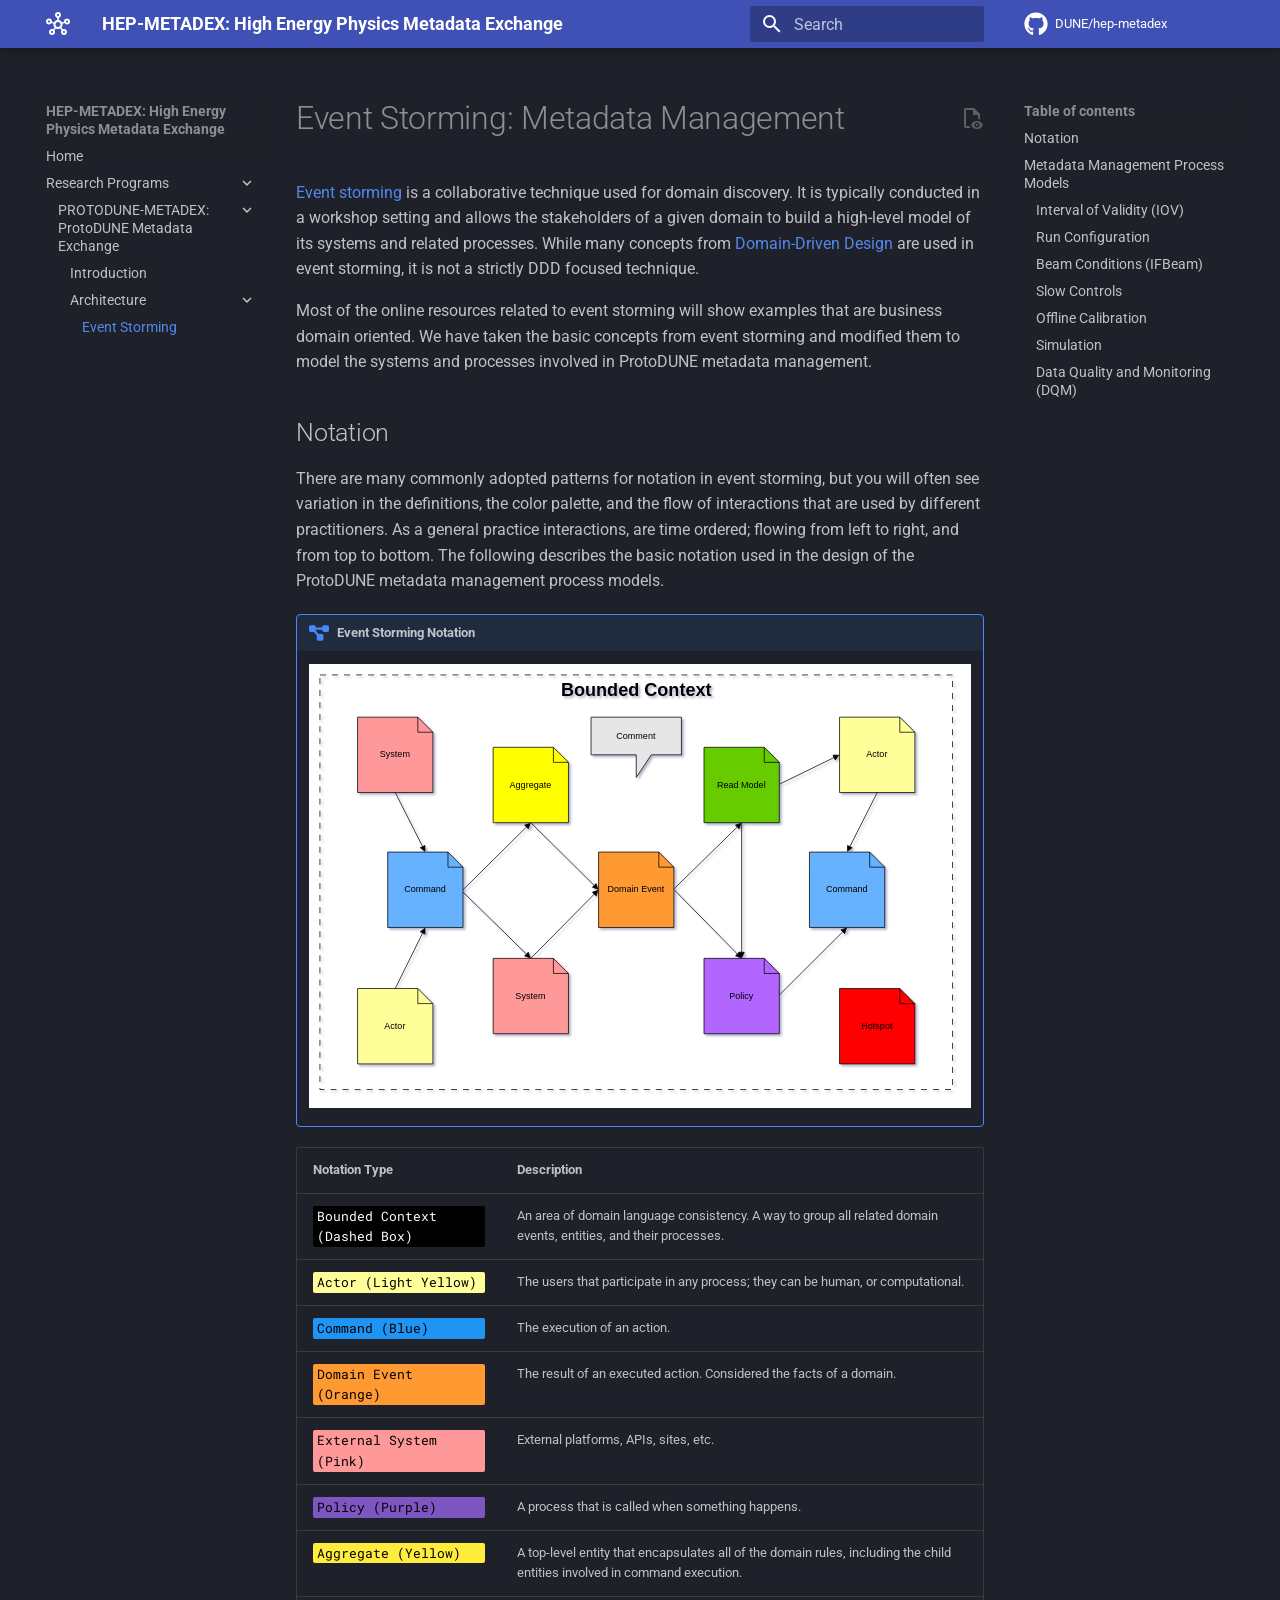
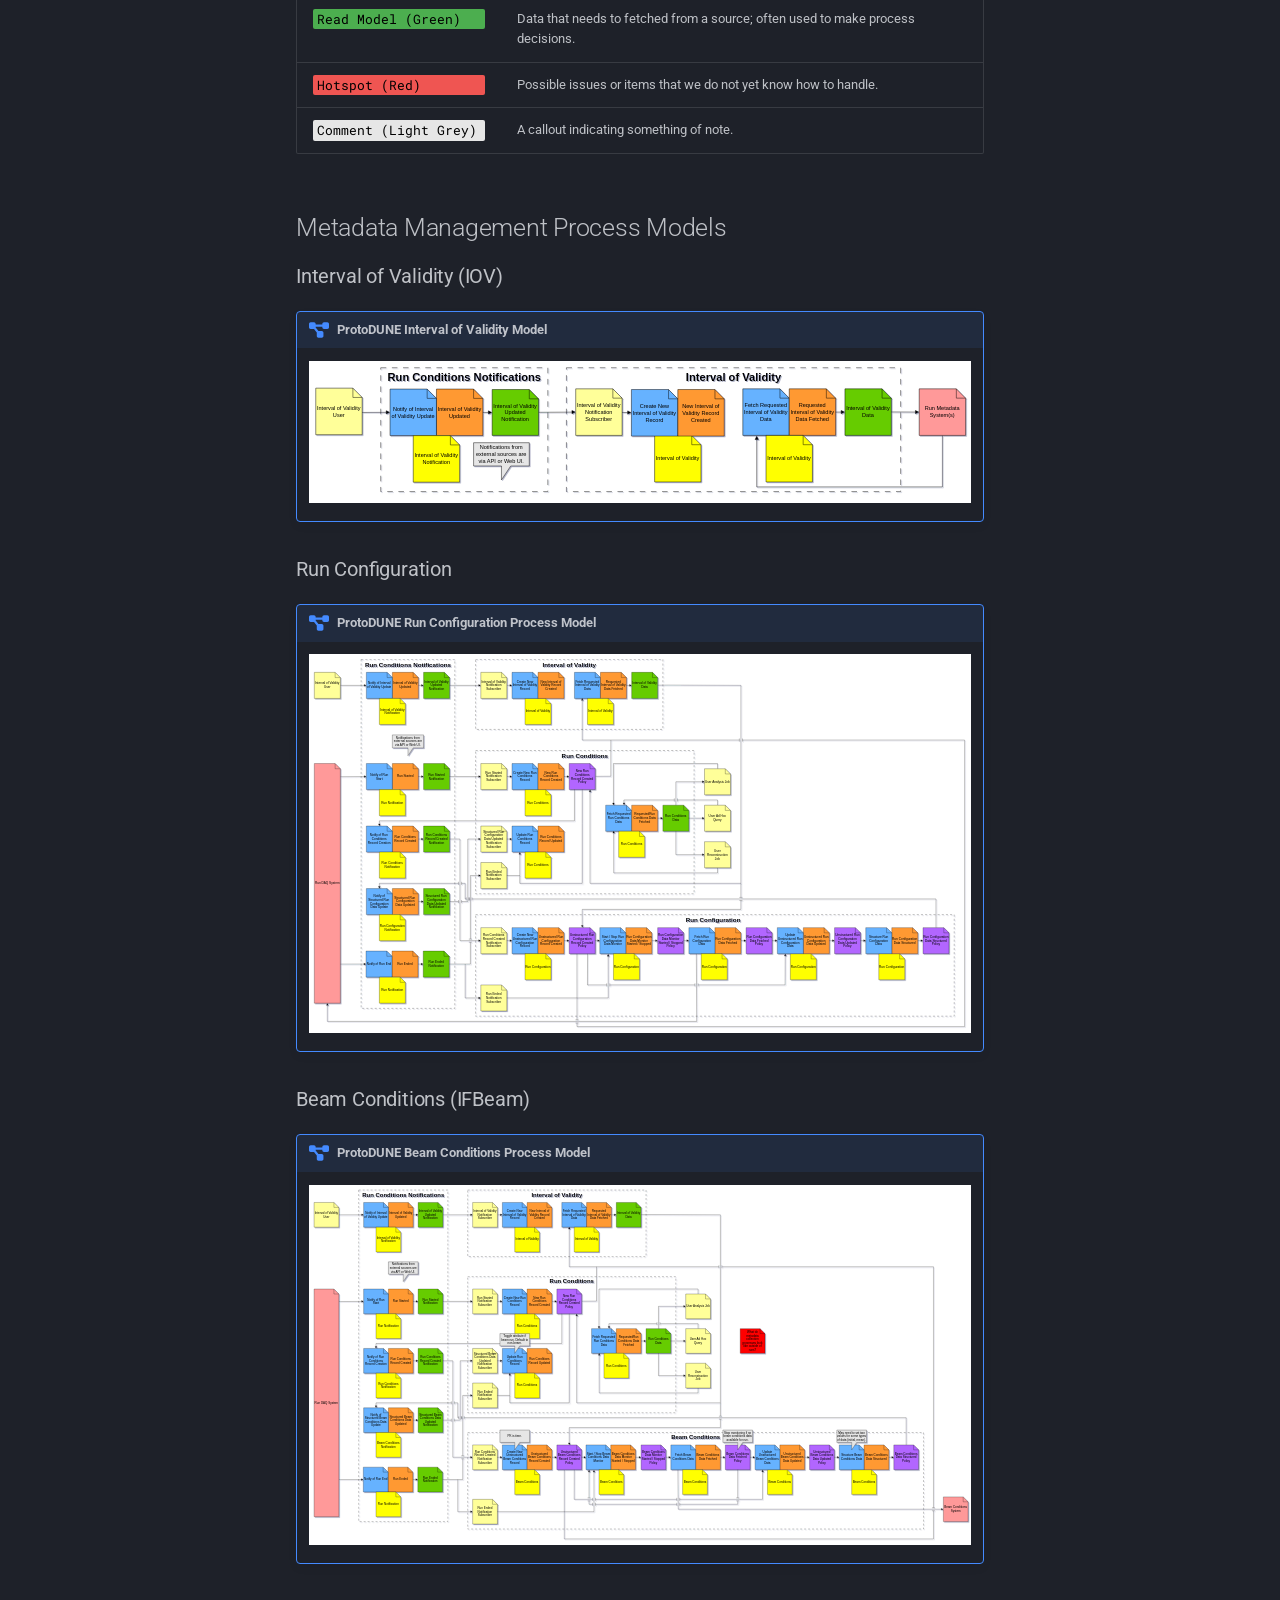
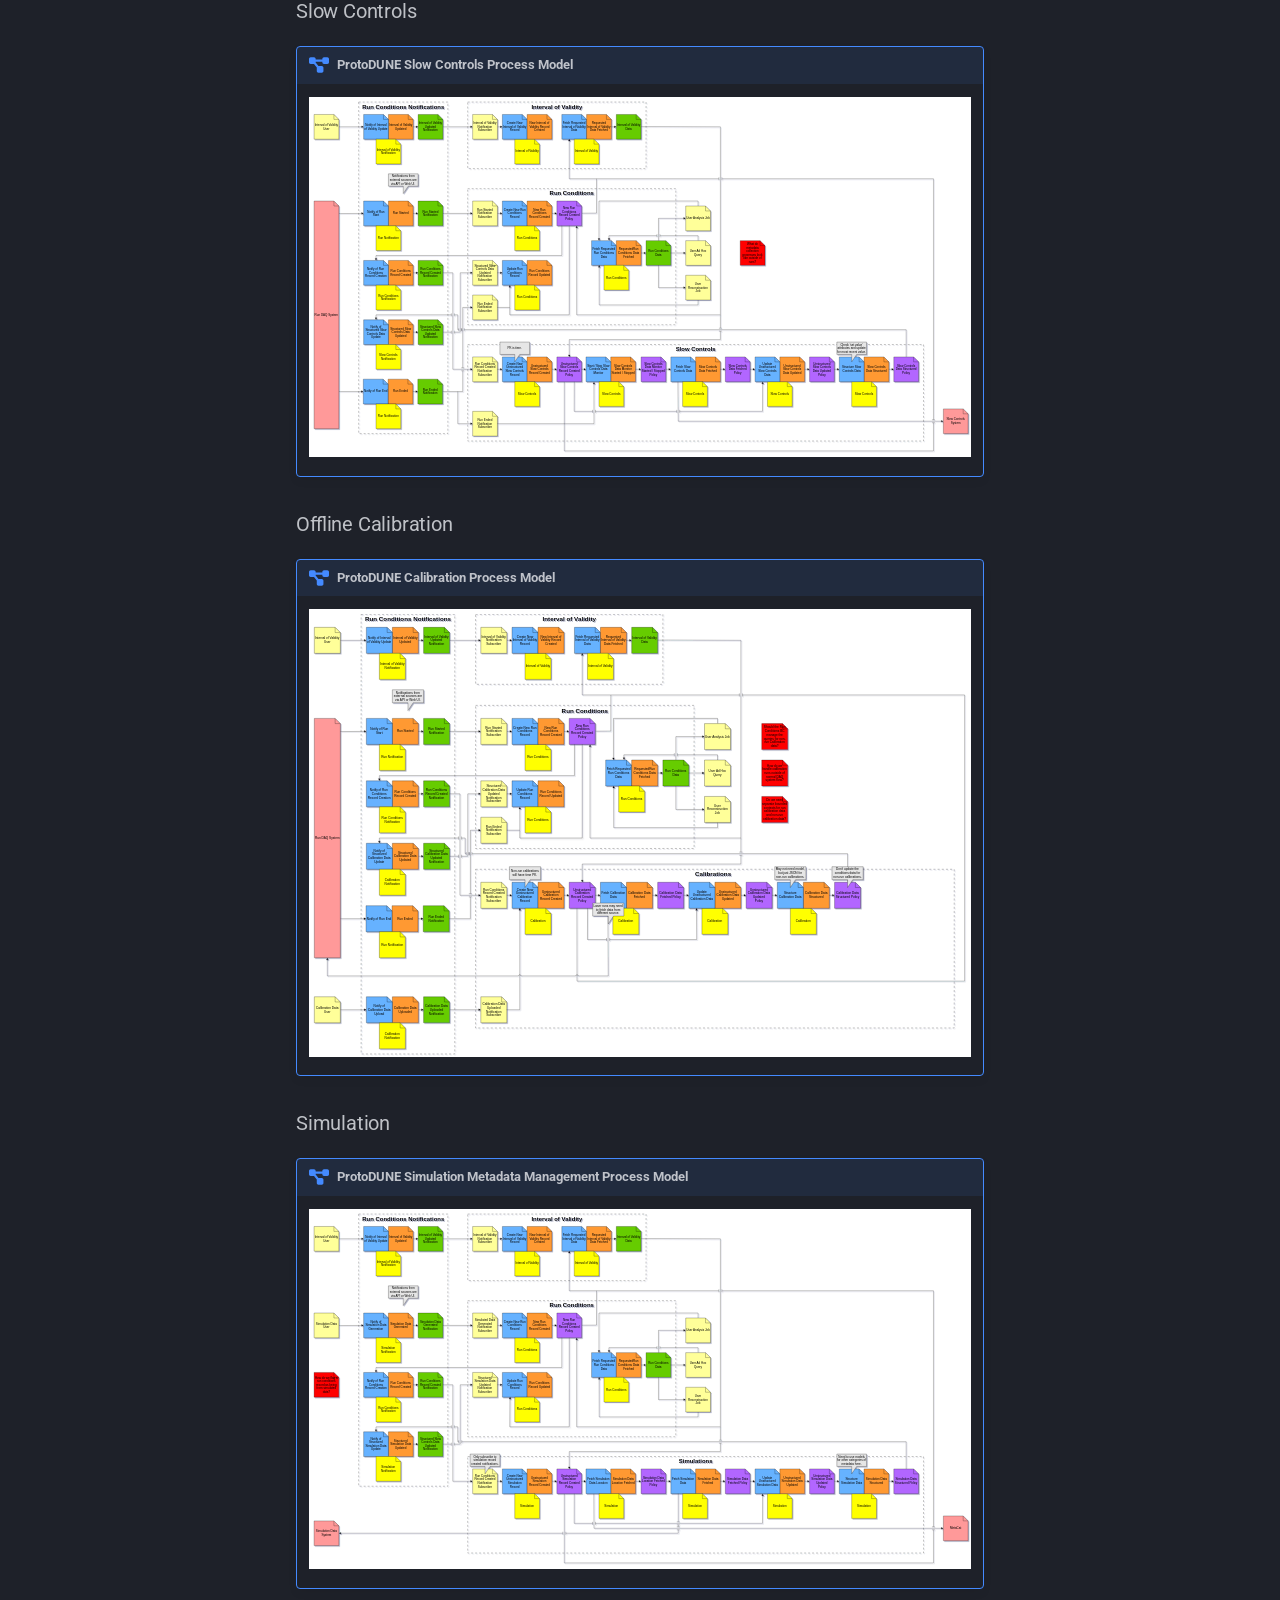
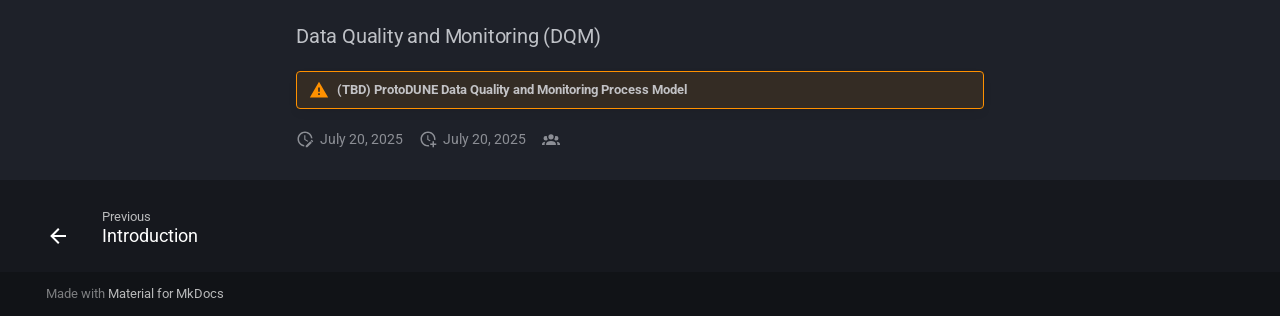
<file: protodune-metadex-protodune-metadata-exchange/architecture/event-storming/index.html>
<!doctype html>
<html lang="en" class="no-js">
  <head>
    
      <meta charset="utf-8">
      <meta name="viewport" content="width=device-width,initial-scale=1">
      
      
      
        <link rel="canonical" href="https://dune.github.io/hep-metadex/protodune-metadex-protodune-metadata-exchange/architecture/event-storming/">
      
      
        <link rel="prev" href="../../">
      
      
      
      <link rel="icon" href="../../../assets/images/favicon.png">
      <meta name="generator" content="mkdocs-1.6.1, mkdocs-material-9.6.15">
    
    
      
        <title>Event Storming - HEP-METADEX: High Energy Physics Metadata Exchange</title>
      
    
    
      <link rel="stylesheet" href="../../../assets/stylesheets/main.342714a4.min.css">
      
        
        <link rel="stylesheet" href="../../../assets/stylesheets/palette.06af60db.min.css">
      
      
  
  
    
    
  
  
  <style>:root{--md-admonition-icon--diagram:url('data:image/svg+xml;charset=utf-8,%3Csvg%20xmlns%3D%22http%3A//www.w3.org/2000/svg%22%20viewBox%3D%220%200%20576%20512%22%3E%3C%21--%21%20Font%20Awesome%20Free%206.7.2%20by%20%40fontawesome%20-%20https%3A//fontawesome.com%20License%20-%20https%3A//fontawesome.com/license/free%20%28Icons%3A%20CC%20BY%204.0%2C%20Fonts%3A%20SIL%20OFL%201.1%2C%20Code%3A%20MIT%20License%29%20Copyright%202024%20Fonticons%2C%20Inc.--%3E%3Cpath%20d%3D%22M0%2080c0-26.5%2021.5-48%2048-48h96c26.5%200%2048%2021.5%2048%2048v16h192V80c0-26.5%2021.5-48%2048-48h96c26.5%200%2048%2021.5%2048%2048v96c0%2026.5-21.5%2048-48%2048h-96c-26.5%200-48-21.5-48-48v-16H192v16c0%201.7-.1%203.4-.3%205L272%20288h96c26.5%200%2048%2021.5%2048%2048v96c0%2026.5-21.5%2048-48%2048h-96c-26.5%200-48-21.5-48-48v-96c0-1.7.1-3.4.3-5L144%20224H48c-26.5%200-48-21.5-48-48z%22/%3E%3C/svg%3E');}</style>



    
    
      
    
    
      
        
        
        <link rel="preconnect" href="https://fonts.gstatic.com" crossorigin>
        <link rel="stylesheet" href="https://fonts.googleapis.com/css?family=Roboto:300,300i,400,400i,700,700i%7CRoboto+Mono:400,400i,700,700i&display=fallback">
        <style>:root{--md-text-font:"Roboto";--md-code-font:"Roboto Mono"}</style>
      
    
    
      <link rel="stylesheet" href="../../../stylesheets/extra.css">
    
    <script>__md_scope=new URL("../../..",location),__md_hash=e=>[...e].reduce(((e,_)=>(e<<5)-e+_.charCodeAt(0)),0),__md_get=(e,_=localStorage,t=__md_scope)=>JSON.parse(_.getItem(t.pathname+"."+e)),__md_set=(e,_,t=localStorage,a=__md_scope)=>{try{t.setItem(a.pathname+"."+e,JSON.stringify(_))}catch(e){}}</script>
    
      

    
    
    
   <link href="../../../assets/stylesheets/glightbox.min.css" rel="stylesheet"/><style>
    html.glightbox-open { overflow: initial; height: 100%; }
    .gslide-title { margin-top: 0px; user-select: text; }
    .gslide-desc { color: #666; user-select: text; }
    .gslide-image img { background: white; }
    .gscrollbar-fixer { padding-right: 15px; }
    .gdesc-inner { font-size: 0.75rem; }
    body[data-md-color-scheme="slate"] .gdesc-inner { background: var(--md-default-bg-color);}
    body[data-md-color-scheme="slate"] .gslide-title { color: var(--md-default-fg-color);}
    body[data-md-color-scheme="slate"] .gslide-desc { color: var(--md-default-fg-color);}</style> <script src="../../../assets/javascripts/glightbox.min.js"></script></head>
  
  
    
    
    
    
    
    <body dir="ltr" data-md-color-scheme="slate" data-md-color-primary="indigo" data-md-color-accent="indigo">
  
    
    <input class="md-toggle" data-md-toggle="drawer" type="checkbox" id="__drawer" autocomplete="off">
    <input class="md-toggle" data-md-toggle="search" type="checkbox" id="__search" autocomplete="off">
    <label class="md-overlay" for="__drawer"></label>
    <div data-md-component="skip">
      
        
        <a href="#event-storming-metadata-management" class="md-skip">
          Skip to content
        </a>
      
    </div>
    <div data-md-component="announce">
      
    </div>
    
    
      

  

<header class="md-header md-header--shadow" data-md-component="header">
  <nav class="md-header__inner md-grid" aria-label="Header">
    <a href="../../.." title="HEP-METADEX: High Energy Physics Metadata Exchange" class="md-header__button md-logo" aria-label="HEP-METADEX: High Energy Physics Metadata Exchange" data-md-component="logo">
      
  
  <svg xmlns="http://www.w3.org/2000/svg" viewBox="0 0 24 24"><path d="M21 6.5c-1.7 0-3 1.3-3 3v.2l-2 .7c-.6-1.2-1.8-2.1-3.2-2.3V5.9C14 5.6 15 4.4 15 3c0-1.7-1.3-3-3-3S9 1.3 9 3c0 1.4 1 2.6 2.2 2.9v2.2c-1.3.2-2.5 1.1-3.2 2.3l-2-.7v-.2c0-1.7-1.3-3-3-3s-3 1.3-3 3 1.3 3 3 3c1.1 0 2-.6 2.5-1.4l2 .7c-.2 1.3.2 2.7 1.1 3.7l-1.4 1.8Q6.6 17 6 17c-1.7 0-3 1.3-3 3s1.3 3 3 3 3-1.3 3-3q0-1.05-.6-1.8l1.4-1.8c1.4.8 3 .8 4.4 0l1.4 1.8q-.6.75-.6 1.8c0 1.7 1.3 3 3 3s3-1.3 3-3-1.3-3-3-3c-.4 0-.9.1-1.2.3l-1.4-1.8c.9-1 1.3-2.4 1.1-3.7l2-.7c.5.8 1.5 1.4 2.5 1.4 1.7 0 3-1.3 3-3s-1.3-3-3-3m-18 4c-.5 0-1-.4-1-1s.5-1 1-1 1 .4 1 1-.5 1-1 1M6 21c-.6 0-1-.5-1-1s.4-1 1-1 1 .5 1 1-.4 1-1 1m5-18c0-.5.4-1 1-1s1 .5 1 1-.4 1-1 1-1-.5-1-1m1 12c-1.4 0-2.5-1.1-2.5-2.5S10.6 10 12 10s2.5 1.1 2.5 2.5S13.4 15 12 15m6 4c.5 0 1 .5 1 1s-.5 1-1 1-1-.5-1-1 .5-1 1-1m3-8.5c-.5 0-1-.4-1-1s.5-1 1-1 1 .4 1 1-.5 1-1 1"/></svg>

    </a>
    <label class="md-header__button md-icon" for="__drawer">
      
      <svg xmlns="http://www.w3.org/2000/svg" viewBox="0 0 24 24"><path d="M3 6h18v2H3zm0 5h18v2H3zm0 5h18v2H3z"/></svg>
    </label>
    <div class="md-header__title" data-md-component="header-title">
      <div class="md-header__ellipsis">
        <div class="md-header__topic">
          <span class="md-ellipsis">
            HEP-METADEX: High Energy Physics Metadata Exchange
          </span>
        </div>
        <div class="md-header__topic" data-md-component="header-topic">
          <span class="md-ellipsis">
            
              Event Storming
            
          </span>
        </div>
      </div>
    </div>
    
      
    
    
    
    
      
      
        <label class="md-header__button md-icon" for="__search">
          
          <svg xmlns="http://www.w3.org/2000/svg" viewBox="0 0 24 24"><path d="M9.5 3A6.5 6.5 0 0 1 16 9.5c0 1.61-.59 3.09-1.56 4.23l.27.27h.79l5 5-1.5 1.5-5-5v-.79l-.27-.27A6.52 6.52 0 0 1 9.5 16 6.5 6.5 0 0 1 3 9.5 6.5 6.5 0 0 1 9.5 3m0 2C7 5 5 7 5 9.5S7 14 9.5 14 14 12 14 9.5 12 5 9.5 5"/></svg>
        </label>
        <div class="md-search" data-md-component="search" role="dialog">
  <label class="md-search__overlay" for="__search"></label>
  <div class="md-search__inner" role="search">
    <form class="md-search__form" name="search">
      <input type="text" class="md-search__input" name="query" aria-label="Search" placeholder="Search" autocapitalize="off" autocorrect="off" autocomplete="off" spellcheck="false" data-md-component="search-query" required>
      <label class="md-search__icon md-icon" for="__search">
        
        <svg xmlns="http://www.w3.org/2000/svg" viewBox="0 0 24 24"><path d="M9.5 3A6.5 6.5 0 0 1 16 9.5c0 1.61-.59 3.09-1.56 4.23l.27.27h.79l5 5-1.5 1.5-5-5v-.79l-.27-.27A6.52 6.52 0 0 1 9.5 16 6.5 6.5 0 0 1 3 9.5 6.5 6.5 0 0 1 9.5 3m0 2C7 5 5 7 5 9.5S7 14 9.5 14 14 12 14 9.5 12 5 9.5 5"/></svg>
        
        <svg xmlns="http://www.w3.org/2000/svg" viewBox="0 0 24 24"><path d="M20 11v2H8l5.5 5.5-1.42 1.42L4.16 12l7.92-7.92L13.5 5.5 8 11z"/></svg>
      </label>
      <nav class="md-search__options" aria-label="Search">
        
        <button type="reset" class="md-search__icon md-icon" title="Clear" aria-label="Clear" tabindex="-1">
          
          <svg xmlns="http://www.w3.org/2000/svg" viewBox="0 0 24 24"><path d="M19 6.41 17.59 5 12 10.59 6.41 5 5 6.41 10.59 12 5 17.59 6.41 19 12 13.41 17.59 19 19 17.59 13.41 12z"/></svg>
        </button>
      </nav>
      
    </form>
    <div class="md-search__output">
      <div class="md-search__scrollwrap" tabindex="0" data-md-scrollfix>
        <div class="md-search-result" data-md-component="search-result">
          <div class="md-search-result__meta">
            Initializing search
          </div>
          <ol class="md-search-result__list" role="presentation"></ol>
        </div>
      </div>
    </div>
  </div>
</div>
      
    
    
      <div class="md-header__source">
        <a href="https://github.com/DUNE/hep-metadex" title="Go to repository" class="md-source" data-md-component="source">
  <div class="md-source__icon md-icon">
    
    <svg xmlns="http://www.w3.org/2000/svg" viewBox="0 0 496 512"><!--! Font Awesome Free 6.7.2 by @fontawesome - https://fontawesome.com License - https://fontawesome.com/license/free (Icons: CC BY 4.0, Fonts: SIL OFL 1.1, Code: MIT License) Copyright 2024 Fonticons, Inc.--><path d="M165.9 397.4c0 2-2.3 3.6-5.2 3.6-3.3.3-5.6-1.3-5.6-3.6 0-2 2.3-3.6 5.2-3.6 3-.3 5.6 1.3 5.6 3.6m-31.1-4.5c-.7 2 1.3 4.3 4.3 4.9 2.6 1 5.6 0 6.2-2s-1.3-4.3-4.3-5.2c-2.6-.7-5.5.3-6.2 2.3m44.2-1.7c-2.9.7-4.9 2.6-4.6 4.9.3 2 2.9 3.3 5.9 2.6 2.9-.7 4.9-2.6 4.6-4.6-.3-1.9-3-3.2-5.9-2.9M244.8 8C106.1 8 0 113.3 0 252c0 110.9 69.8 205.8 169.5 239.2 12.8 2.3 17.3-5.6 17.3-12.1 0-6.2-.3-40.4-.3-61.4 0 0-70 15-84.7-29.8 0 0-11.4-29.1-27.8-36.6 0 0-22.9-15.7 1.6-15.4 0 0 24.9 2 38.6 25.8 21.9 38.6 58.6 27.5 72.9 20.9 2.3-16 8.8-27.1 16-33.7-55.9-6.2-112.3-14.3-112.3-110.5 0-27.5 7.6-41.3 23.6-58.9-2.6-6.5-11.1-33.3 2.6-67.9 20.9-6.5 69 27 69 27 20-5.6 41.5-8.5 62.8-8.5s42.8 2.9 62.8 8.5c0 0 48.1-33.6 69-27 13.7 34.7 5.2 61.4 2.6 67.9 16 17.7 25.8 31.5 25.8 58.9 0 96.5-58.9 104.2-114.8 110.5 9.2 7.9 17 22.9 17 46.4 0 33.7-.3 75.4-.3 83.6 0 6.5 4.6 14.4 17.3 12.1C428.2 457.8 496 362.9 496 252 496 113.3 383.5 8 244.8 8M97.2 352.9c-1.3 1-1 3.3.7 5.2 1.6 1.6 3.9 2.3 5.2 1 1.3-1 1-3.3-.7-5.2-1.6-1.6-3.9-2.3-5.2-1m-10.8-8.1c-.7 1.3.3 2.9 2.3 3.9 1.6 1 3.6.7 4.3-.7.7-1.3-.3-2.9-2.3-3.9-2-.6-3.6-.3-4.3.7m32.4 35.6c-1.6 1.3-1 4.3 1.3 6.2 2.3 2.3 5.2 2.6 6.5 1 1.3-1.3.7-4.3-1.3-6.2-2.2-2.3-5.2-2.6-6.5-1m-11.4-14.7c-1.6 1-1.6 3.6 0 5.9s4.3 3.3 5.6 2.3c1.6-1.3 1.6-3.9 0-6.2-1.4-2.3-4-3.3-5.6-2"/></svg>
  </div>
  <div class="md-source__repository">
    DUNE/hep-metadex
  </div>
</a>
      </div>
    
  </nav>
  
</header>
    
    <div class="md-container" data-md-component="container">
      
      
        
          
        
      
      <main class="md-main" data-md-component="main">
        <div class="md-main__inner md-grid">
          
            
              
              <div class="md-sidebar md-sidebar--primary" data-md-component="sidebar" data-md-type="navigation" >
                <div class="md-sidebar__scrollwrap">
                  <div class="md-sidebar__inner">
                    



<nav class="md-nav md-nav--primary" aria-label="Navigation" data-md-level="0">
  <label class="md-nav__title" for="__drawer">
    <a href="../../.." title="HEP-METADEX: High Energy Physics Metadata Exchange" class="md-nav__button md-logo" aria-label="HEP-METADEX: High Energy Physics Metadata Exchange" data-md-component="logo">
      
  
  <svg xmlns="http://www.w3.org/2000/svg" viewBox="0 0 24 24"><path d="M21 6.5c-1.7 0-3 1.3-3 3v.2l-2 .7c-.6-1.2-1.8-2.1-3.2-2.3V5.9C14 5.6 15 4.4 15 3c0-1.7-1.3-3-3-3S9 1.3 9 3c0 1.4 1 2.6 2.2 2.9v2.2c-1.3.2-2.5 1.1-3.2 2.3l-2-.7v-.2c0-1.7-1.3-3-3-3s-3 1.3-3 3 1.3 3 3 3c1.1 0 2-.6 2.5-1.4l2 .7c-.2 1.3.2 2.7 1.1 3.7l-1.4 1.8Q6.6 17 6 17c-1.7 0-3 1.3-3 3s1.3 3 3 3 3-1.3 3-3q0-1.05-.6-1.8l1.4-1.8c1.4.8 3 .8 4.4 0l1.4 1.8q-.6.75-.6 1.8c0 1.7 1.3 3 3 3s3-1.3 3-3-1.3-3-3-3c-.4 0-.9.1-1.2.3l-1.4-1.8c.9-1 1.3-2.4 1.1-3.7l2-.7c.5.8 1.5 1.4 2.5 1.4 1.7 0 3-1.3 3-3s-1.3-3-3-3m-18 4c-.5 0-1-.4-1-1s.5-1 1-1 1 .4 1 1-.5 1-1 1M6 21c-.6 0-1-.5-1-1s.4-1 1-1 1 .5 1 1-.4 1-1 1m5-18c0-.5.4-1 1-1s1 .5 1 1-.4 1-1 1-1-.5-1-1m1 12c-1.4 0-2.5-1.1-2.5-2.5S10.6 10 12 10s2.5 1.1 2.5 2.5S13.4 15 12 15m6 4c.5 0 1 .5 1 1s-.5 1-1 1-1-.5-1-1 .5-1 1-1m3-8.5c-.5 0-1-.4-1-1s.5-1 1-1 1 .4 1 1-.5 1-1 1"/></svg>

    </a>
    HEP-METADEX: High Energy Physics Metadata Exchange
  </label>
  
    <div class="md-nav__source">
      <a href="https://github.com/DUNE/hep-metadex" title="Go to repository" class="md-source" data-md-component="source">
  <div class="md-source__icon md-icon">
    
    <svg xmlns="http://www.w3.org/2000/svg" viewBox="0 0 496 512"><!--! Font Awesome Free 6.7.2 by @fontawesome - https://fontawesome.com License - https://fontawesome.com/license/free (Icons: CC BY 4.0, Fonts: SIL OFL 1.1, Code: MIT License) Copyright 2024 Fonticons, Inc.--><path d="M165.9 397.4c0 2-2.3 3.6-5.2 3.6-3.3.3-5.6-1.3-5.6-3.6 0-2 2.3-3.6 5.2-3.6 3-.3 5.6 1.3 5.6 3.6m-31.1-4.5c-.7 2 1.3 4.3 4.3 4.9 2.6 1 5.6 0 6.2-2s-1.3-4.3-4.3-5.2c-2.6-.7-5.5.3-6.2 2.3m44.2-1.7c-2.9.7-4.9 2.6-4.6 4.9.3 2 2.9 3.3 5.9 2.6 2.9-.7 4.9-2.6 4.6-4.6-.3-1.9-3-3.2-5.9-2.9M244.8 8C106.1 8 0 113.3 0 252c0 110.9 69.8 205.8 169.5 239.2 12.8 2.3 17.3-5.6 17.3-12.1 0-6.2-.3-40.4-.3-61.4 0 0-70 15-84.7-29.8 0 0-11.4-29.1-27.8-36.6 0 0-22.9-15.7 1.6-15.4 0 0 24.9 2 38.6 25.8 21.9 38.6 58.6 27.5 72.9 20.9 2.3-16 8.8-27.1 16-33.7-55.9-6.2-112.3-14.3-112.3-110.5 0-27.5 7.6-41.3 23.6-58.9-2.6-6.5-11.1-33.3 2.6-67.9 20.9-6.5 69 27 69 27 20-5.6 41.5-8.5 62.8-8.5s42.8 2.9 62.8 8.5c0 0 48.1-33.6 69-27 13.7 34.7 5.2 61.4 2.6 67.9 16 17.7 25.8 31.5 25.8 58.9 0 96.5-58.9 104.2-114.8 110.5 9.2 7.9 17 22.9 17 46.4 0 33.7-.3 75.4-.3 83.6 0 6.5 4.6 14.4 17.3 12.1C428.2 457.8 496 362.9 496 252 496 113.3 383.5 8 244.8 8M97.2 352.9c-1.3 1-1 3.3.7 5.2 1.6 1.6 3.9 2.3 5.2 1 1.3-1 1-3.3-.7-5.2-1.6-1.6-3.9-2.3-5.2-1m-10.8-8.1c-.7 1.3.3 2.9 2.3 3.9 1.6 1 3.6.7 4.3-.7.7-1.3-.3-2.9-2.3-3.9-2-.6-3.6-.3-4.3.7m32.4 35.6c-1.6 1.3-1 4.3 1.3 6.2 2.3 2.3 5.2 2.6 6.5 1 1.3-1.3.7-4.3-1.3-6.2-2.2-2.3-5.2-2.6-6.5-1m-11.4-14.7c-1.6 1-1.6 3.6 0 5.9s4.3 3.3 5.6 2.3c1.6-1.3 1.6-3.9 0-6.2-1.4-2.3-4-3.3-5.6-2"/></svg>
  </div>
  <div class="md-source__repository">
    DUNE/hep-metadex
  </div>
</a>
    </div>
  
  <ul class="md-nav__list" data-md-scrollfix>
    
      
      
  
  
  
  
    <li class="md-nav__item">
      <a href="../../.." class="md-nav__link">
        
  
  
  <span class="md-ellipsis">
    Home
    
  </span>
  

      </a>
    </li>
  

    
      
      
  
  
    
  
  
  
    
    
    
    
    
    <li class="md-nav__item md-nav__item--active md-nav__item--nested">
      
        
        
        <input class="md-nav__toggle md-toggle " type="checkbox" id="__nav_2" checked>
        
          
          <label class="md-nav__link" for="__nav_2" id="__nav_2_label" tabindex="0">
            
  
  
  <span class="md-ellipsis">
    Research Programs
    
  </span>
  

            <span class="md-nav__icon md-icon"></span>
          </label>
        
        <nav class="md-nav" data-md-level="1" aria-labelledby="__nav_2_label" aria-expanded="true">
          <label class="md-nav__title" for="__nav_2">
            <span class="md-nav__icon md-icon"></span>
            Research Programs
          </label>
          <ul class="md-nav__list" data-md-scrollfix>
            
              
                
  
  
    
  
  
  
    
    
    
    
    
    <li class="md-nav__item md-nav__item--active md-nav__item--nested">
      
        
        
        <input class="md-nav__toggle md-toggle " type="checkbox" id="__nav_2_1" checked>
        
          
          <label class="md-nav__link" for="__nav_2_1" id="__nav_2_1_label" tabindex="0">
            
  
  
  <span class="md-ellipsis">
    PROTODUNE-METADEX: ProtoDUNE Metadata Exchange
    
  </span>
  

            <span class="md-nav__icon md-icon"></span>
          </label>
        
        <nav class="md-nav" data-md-level="2" aria-labelledby="__nav_2_1_label" aria-expanded="true">
          <label class="md-nav__title" for="__nav_2_1">
            <span class="md-nav__icon md-icon"></span>
            PROTODUNE-METADEX: ProtoDUNE Metadata Exchange
          </label>
          <ul class="md-nav__list" data-md-scrollfix>
            
              
                
  
  
  
  
    <li class="md-nav__item">
      <a href="../../" class="md-nav__link">
        
  
  
  <span class="md-ellipsis">
    Introduction
    
  </span>
  

      </a>
    </li>
  

              
            
              
                
  
  
    
  
  
  
    
    
    
    
    
    <li class="md-nav__item md-nav__item--active md-nav__item--nested">
      
        
        
        <input class="md-nav__toggle md-toggle " type="checkbox" id="__nav_2_1_2" checked>
        
          
          <label class="md-nav__link" for="__nav_2_1_2" id="__nav_2_1_2_label" tabindex="0">
            
  
  
  <span class="md-ellipsis">
    Architecture
    
  </span>
  

            <span class="md-nav__icon md-icon"></span>
          </label>
        
        <nav class="md-nav" data-md-level="3" aria-labelledby="__nav_2_1_2_label" aria-expanded="true">
          <label class="md-nav__title" for="__nav_2_1_2">
            <span class="md-nav__icon md-icon"></span>
            Architecture
          </label>
          <ul class="md-nav__list" data-md-scrollfix>
            
              
                
  
  
    
  
  
  
    <li class="md-nav__item md-nav__item--active">
      
      <input class="md-nav__toggle md-toggle" type="checkbox" id="__toc">
      
      
        
      
      
        <label class="md-nav__link md-nav__link--active" for="__toc">
          
  
  
  <span class="md-ellipsis">
    Event Storming
    
  </span>
  

          <span class="md-nav__icon md-icon"></span>
        </label>
      
      <a href="./" class="md-nav__link md-nav__link--active">
        
  
  
  <span class="md-ellipsis">
    Event Storming
    
  </span>
  

      </a>
      
        

<nav class="md-nav md-nav--secondary" aria-label="Table of contents">
  
  
  
    
  
  
    <label class="md-nav__title" for="__toc">
      <span class="md-nav__icon md-icon"></span>
      Table of contents
    </label>
    <ul class="md-nav__list" data-md-component="toc" data-md-scrollfix>
      
        <li class="md-nav__item">
  <a href="#notation" class="md-nav__link">
    <span class="md-ellipsis">
      Notation
    </span>
  </a>
  
</li>
      
        <li class="md-nav__item">
  <a href="#metadata-management-process-models" class="md-nav__link">
    <span class="md-ellipsis">
      Metadata Management Process Models
    </span>
  </a>
  
    <nav class="md-nav" aria-label="Metadata Management Process Models">
      <ul class="md-nav__list">
        
          <li class="md-nav__item">
  <a href="#interval-of-validity-iov" class="md-nav__link">
    <span class="md-ellipsis">
      Interval of Validity (IOV)
    </span>
  </a>
  
</li>
        
          <li class="md-nav__item">
  <a href="#run-configuration" class="md-nav__link">
    <span class="md-ellipsis">
      Run Configuration
    </span>
  </a>
  
</li>
        
          <li class="md-nav__item">
  <a href="#beam-conditions-ifbeam" class="md-nav__link">
    <span class="md-ellipsis">
      Beam Conditions (IFBeam)
    </span>
  </a>
  
</li>
        
          <li class="md-nav__item">
  <a href="#slow-controls" class="md-nav__link">
    <span class="md-ellipsis">
      Slow Controls
    </span>
  </a>
  
</li>
        
          <li class="md-nav__item">
  <a href="#offline-calibration" class="md-nav__link">
    <span class="md-ellipsis">
      Offline Calibration
    </span>
  </a>
  
</li>
        
          <li class="md-nav__item">
  <a href="#simulation" class="md-nav__link">
    <span class="md-ellipsis">
      Simulation
    </span>
  </a>
  
</li>
        
          <li class="md-nav__item">
  <a href="#data-quality-and-monitoring-dqm" class="md-nav__link">
    <span class="md-ellipsis">
      Data Quality and Monitoring (DQM)
    </span>
  </a>
  
</li>
        
      </ul>
    </nav>
  
</li>
      
    </ul>
  
</nav>
      
    </li>
  

              
            
          </ul>
        </nav>
      
    </li>
  

              
            
          </ul>
        </nav>
      
    </li>
  

              
            
          </ul>
        </nav>
      
    </li>
  

    
  </ul>
</nav>
                  </div>
                </div>
              </div>
            
            
              
              <div class="md-sidebar md-sidebar--secondary" data-md-component="sidebar" data-md-type="toc" >
                <div class="md-sidebar__scrollwrap">
                  <div class="md-sidebar__inner">
                    

<nav class="md-nav md-nav--secondary" aria-label="Table of contents">
  
  
  
    
  
  
    <label class="md-nav__title" for="__toc">
      <span class="md-nav__icon md-icon"></span>
      Table of contents
    </label>
    <ul class="md-nav__list" data-md-component="toc" data-md-scrollfix>
      
        <li class="md-nav__item">
  <a href="#notation" class="md-nav__link">
    <span class="md-ellipsis">
      Notation
    </span>
  </a>
  
</li>
      
        <li class="md-nav__item">
  <a href="#metadata-management-process-models" class="md-nav__link">
    <span class="md-ellipsis">
      Metadata Management Process Models
    </span>
  </a>
  
    <nav class="md-nav" aria-label="Metadata Management Process Models">
      <ul class="md-nav__list">
        
          <li class="md-nav__item">
  <a href="#interval-of-validity-iov" class="md-nav__link">
    <span class="md-ellipsis">
      Interval of Validity (IOV)
    </span>
  </a>
  
</li>
        
          <li class="md-nav__item">
  <a href="#run-configuration" class="md-nav__link">
    <span class="md-ellipsis">
      Run Configuration
    </span>
  </a>
  
</li>
        
          <li class="md-nav__item">
  <a href="#beam-conditions-ifbeam" class="md-nav__link">
    <span class="md-ellipsis">
      Beam Conditions (IFBeam)
    </span>
  </a>
  
</li>
        
          <li class="md-nav__item">
  <a href="#slow-controls" class="md-nav__link">
    <span class="md-ellipsis">
      Slow Controls
    </span>
  </a>
  
</li>
        
          <li class="md-nav__item">
  <a href="#offline-calibration" class="md-nav__link">
    <span class="md-ellipsis">
      Offline Calibration
    </span>
  </a>
  
</li>
        
          <li class="md-nav__item">
  <a href="#simulation" class="md-nav__link">
    <span class="md-ellipsis">
      Simulation
    </span>
  </a>
  
</li>
        
          <li class="md-nav__item">
  <a href="#data-quality-and-monitoring-dqm" class="md-nav__link">
    <span class="md-ellipsis">
      Data Quality and Monitoring (DQM)
    </span>
  </a>
  
</li>
        
      </ul>
    </nav>
  
</li>
      
    </ul>
  
</nav>
                  </div>
                </div>
              </div>
            
          
          
            <div class="md-content" data-md-component="content">
              <article class="md-content__inner md-typeset">
                
                  


  
  
    
      
    
    <a href="https://github.com/DUNE/protodune-metadex/raw/main/docs/architecture/event-storming.md" title="View source of this page" class="md-content__button md-icon">
      
      <svg xmlns="http://www.w3.org/2000/svg" viewBox="0 0 24 24"><path d="M17 18c.56 0 1 .44 1 1s-.44 1-1 1-1-.44-1-1 .44-1 1-1m0-3c-2.73 0-5.06 1.66-6 4 .94 2.34 3.27 4 6 4s5.06-1.66 6-4c-.94-2.34-3.27-4-6-4m0 6.5a2.5 2.5 0 0 1-2.5-2.5 2.5 2.5 0 0 1 2.5-2.5 2.5 2.5 0 0 1 2.5 2.5 2.5 2.5 0 0 1-2.5 2.5M9.27 20H6V4h7v5h5v4.07c.7.08 1.36.25 2 .49V8l-6-6H6a2 2 0 0 0-2 2v16a2 2 0 0 0 2 2h4.5a8.2 8.2 0 0 1-1.23-2"/></svg>
    </a>
  


<h1 id="event-storming-metadata-management">Event Storming: Metadata Management</h1>
<p><a href="https://www.eventstorming.com/">Event storming</a> is a collaborative technique used for domain discovery. It is typically conducted in a workshop setting and allows the stakeholders of a given domain to build a high-level model of its systems and related processes. While many concepts from <a href="https://github.com/ddd-crew/welcome-to-ddd">Domain-Driven Design</a> are used in event storming, it is not a strictly DDD focused technique.</p>
<p>Most of the online resources related to event storming will show examples that are business domain oriented. We have taken the basic concepts from event storming and modified them to model the systems and processes involved in ProtoDUNE metadata management.</p>
<h2 id="notation">Notation</h2>
<p>There are many commonly adopted patterns for notation in event storming, but you will often see variation in the definitions, the color palette, and the flow of interactions that are used by different practitioners. As a general practice interactions, are time ordered; flowing from left to right, and from top to bottom. The following describes the basic notation used in the design of the ProtoDUNE metadata management process models.</p>
<div class="admonition diagram">
<p class="admonition-title">Event Storming Notation</p>
<p><a class="glightbox" href="../../images/es-notation.drawio.svg" data-type="image" data-width="auto" data-height="auto" data-desc-position="bottom"><img alt="Alt text" src="../../images/es-notation.drawio.svg" title="Event Storming Notation" /></a></p>
</div>
<table>
<thead>
<tr>
<th>Notation Type</th>
<th>Description</th>
</tr>
</thead>
<tbody>
<tr>
<td><code class="table-colors-black">Bounded Context (Dashed Box)</code></td>
<td>An area of domain language consistency. A way to group all related domain events, entities, and their processes.</td>
</tr>
<tr>
<td><code class="table-colors-light-yellow">Actor (Light Yellow)</code></td>
<td>The users that participate in any process; they can be human, or computational.</td>
</tr>
<tr>
<td><code class="table-colors" data-md-color-primary="blue">Command (Blue)</code></td>
<td>The execution of an action.</td>
</tr>
<tr>
<td><code class="table-colors-orange">Domain Event (Orange)</code></td>
<td>The result of an executed action. Considered the facts of a domain.</td>
</tr>
<tr>
<td><code class="table-colors-light-pink">External System (Pink)</code></td>
<td>External platforms, APIs, sites, etc.</td>
</tr>
<tr>
<td><code class="table-colors" data-md-color-primary="deep-purple">Policy (Purple)</code></td>
<td>A process that is called when something happens.</td>
</tr>
<tr>
<td><code class="table-colors" data-md-color-primary="yellow">Aggregate (Yellow)</code></td>
<td>A top-level entity that encapsulates all of the domain rules, including the child entities involved in command execution.</td>
</tr>
<tr>
<td><code class="table-colors" data-md-color-primary="green">Read Model (Green)</code></td>
<td>Data that needs to fetched from a source; often used to make process decisions.</td>
</tr>
<tr>
<td><code class="table-colors" data-md-color-primary="red">Hotspot (Red)</code></td>
<td>Possible issues or items that we do not yet know how to handle.</td>
</tr>
<tr>
<td><code class="table-colors-light-grey">Comment (Light Grey)</code></td>
<td>A callout indicating something of note.</td>
</tr>
</tbody>
</table>
<h2 id="metadata-management-process-models">Metadata Management Process Models</h2>
<h3 id="interval-of-validity-iov">Interval of Validity (IOV)</h3>
<div class="admonition diagram">
<p class="admonition-title">ProtoDUNE Interval of Validity Model</p>
<p><a class="glightbox" href="../../images/es-iov-metadata.drawio.svg" data-type="image" data-width="auto" data-height="auto" data-desc-position="bottom"><img alt="Alt text" src="../../images/es-iov-metadata.drawio.svg" title="ProtoDUNE Interval of Validity Metadata Management Process Model" /></a></p>
</div>
<h3 id="run-configuration">Run Configuration</h3>
<div class="admonition diagram">
<p class="admonition-title">ProtoDUNE Run Configuration Process Model</p>
<p><a class="glightbox" href="../../images/es-config-metadata.drawio.svg" data-type="image" data-width="auto" data-height="auto" data-desc-position="bottom"><img alt="Alt text" src="../../images/es-config-metadata.drawio.svg" title="ProtoDUNE Run Configuration Metadata Management Process Model" /></a></p>
</div>
<h3 id="beam-conditions-ifbeam">Beam Conditions (IFBeam)</h3>
<div class="admonition diagram">
<p class="admonition-title">ProtoDUNE Beam Conditions Process Model</p>
<p><a class="glightbox" href="../../images/es-beam-metadata.drawio.svg" data-type="image" data-width="auto" data-height="auto" data-desc-position="bottom"><img alt="Alt text" src="../../images/es-beam-metadata.drawio.svg" title="ProtoDUNE Beam Conditions Metadata Management Process Model" /></a></p>
</div>
<h3 id="slow-controls">Slow Controls</h3>
<div class="admonition diagram">
<p class="admonition-title">ProtoDUNE Slow Controls Process Model</p>
<p><a class="glightbox" href="../../images/es-slow-controls-metadata.drawio.svg" data-type="image" data-width="auto" data-height="auto" data-desc-position="bottom"><img alt="Alt text" src="../../images/es-slow-controls-metadata.drawio.svg" title="ProtoDUNE Slow Controls Metadata Management Process Model" /></a></p>
</div>
<h3 id="offline-calibration">Offline Calibration</h3>
<div class="admonition diagram">
<p class="admonition-title">ProtoDUNE Calibration Process Model</p>
<p><a class="glightbox" href="../../images/es-calibration-metadata.drawio.svg" data-type="image" data-width="auto" data-height="auto" data-desc-position="bottom"><img alt="Alt text" src="../../images/es-calibration-metadata.drawio.svg" title="ProtoDUNE Calibration Metadata Management Process Model" /></a></p>
</div>
<h3 id="simulation">Simulation</h3>
<div class="admonition diagram">
<p class="admonition-title">ProtoDUNE Simulation Metadata Management Process Model</p>
<p><a class="glightbox" href="../../images/es-simulation-metadata.drawio.svg" data-type="image" data-width="auto" data-height="auto" data-desc-position="bottom"><img alt="Alt text" src="../../images/es-simulation-metadata.drawio.svg" title="ProtoDUNE Simulation Metadata Management Process Model" /></a></p>
</div>
<h3 id="data-quality-and-monitoring-dqm">Data Quality and Monitoring (DQM)</h3>
<div class="admonition warning">
<p class="admonition-title">(TBD) ProtoDUNE Data Quality and Monitoring Process Model</p>
</div>







  
    
  
  
    
  


  <aside class="md-source-file">
    
      
  <span class="md-source-file__fact">
    <span class="md-icon" title="Last update">
      <svg xmlns="http://www.w3.org/2000/svg" viewBox="0 0 24 24"><path d="M21 13.1c-.1 0-.3.1-.4.2l-1 1 2.1 2.1 1-1c.2-.2.2-.6 0-.8l-1.3-1.3c-.1-.1-.2-.2-.4-.2m-1.9 1.8-6.1 6V23h2.1l6.1-6.1zM12.5 7v5.2l4 2.4-1 1L11 13V7zM11 21.9c-5.1-.5-9-4.8-9-9.9C2 6.5 6.5 2 12 2c5.3 0 9.6 4.1 10 9.3-.3-.1-.6-.2-1-.2s-.7.1-1 .2C19.6 7.2 16.2 4 12 4c-4.4 0-8 3.6-8 8 0 4.1 3.1 7.5 7.1 7.9l-.1.2z"/></svg>
    </span>
    <span class="git-revision-date-localized-plugin git-revision-date-localized-plugin-date" title="July 20, 2025 19:03:59 UTC">July 20, 2025</span>
  </span>

    
    
      
  <span class="md-source-file__fact">
    <span class="md-icon" title="Created">
      <svg xmlns="http://www.w3.org/2000/svg" viewBox="0 0 24 24"><path d="M14.47 15.08 11 13V7h1.5v5.25l3.08 1.83c-.41.28-.79.62-1.11 1m-1.39 4.84c-.36.05-.71.08-1.08.08-4.42 0-8-3.58-8-8s3.58-8 8-8 8 3.58 8 8c0 .37-.03.72-.08 1.08.69.1 1.33.32 1.92.64.1-.56.16-1.13.16-1.72 0-5.5-4.5-10-10-10S2 6.5 2 12s4.47 10 10 10c.59 0 1.16-.06 1.72-.16-.32-.59-.54-1.23-.64-1.92M18 15v3h-3v2h3v3h2v-3h3v-2h-3v-3z"/></svg>
    </span>
    <span class="git-revision-date-localized-plugin git-revision-date-localized-plugin-date" title="July 20, 2025 19:03:59 UTC">July 20, 2025</span>
  </span>

    
    
      
  
  <span class="md-source-file__fact">
    <span class="md-icon" title="Contributors">
      
        <svg xmlns="http://www.w3.org/2000/svg" viewBox="0 0 24 24"><path d="M12 5.5A3.5 3.5 0 0 1 15.5 9a3.5 3.5 0 0 1-3.5 3.5A3.5 3.5 0 0 1 8.5 9 3.5 3.5 0 0 1 12 5.5M5 8c.56 0 1.08.15 1.53.42-.15 1.43.27 2.85 1.13 3.96C7.16 13.34 6.16 14 5 14a3 3 0 0 1-3-3 3 3 0 0 1 3-3m14 0a3 3 0 0 1 3 3 3 3 0 0 1-3 3c-1.16 0-2.16-.66-2.66-1.62a5.54 5.54 0 0 0 1.13-3.96c.45-.27.97-.42 1.53-.42M5.5 18.25c0-2.07 2.91-3.75 6.5-3.75s6.5 1.68 6.5 3.75V20h-13zM0 20v-1.5c0-1.39 1.89-2.56 4.45-2.9-.59.68-.95 1.62-.95 2.65V20zm24 0h-3.5v-1.75c0-1.03-.36-1.97-.95-2.65 2.56.34 4.45 1.51 4.45 2.9z"/></svg>
      
    </span>
    <nav>
      
    </nav>
  </span>

    
    
  </aside>





                
              </article>
            </div>
          
          
<script>var target=document.getElementById(location.hash.slice(1));target&&target.name&&(target.checked=target.name.startsWith("__tabbed_"))</script>
        </div>
        
      </main>
      
        <footer class="md-footer">
  
    
      
      <nav class="md-footer__inner md-grid" aria-label="Footer" >
        
          
          <a href="../../" class="md-footer__link md-footer__link--prev" aria-label="Previous: Introduction">
            <div class="md-footer__button md-icon">
              
              <svg xmlns="http://www.w3.org/2000/svg" viewBox="0 0 24 24"><path d="M20 11v2H8l5.5 5.5-1.42 1.42L4.16 12l7.92-7.92L13.5 5.5 8 11z"/></svg>
            </div>
            <div class="md-footer__title">
              <span class="md-footer__direction">
                Previous
              </span>
              <div class="md-ellipsis">
                Introduction
              </div>
            </div>
          </a>
        
        
      </nav>
    
  
  <div class="md-footer-meta md-typeset">
    <div class="md-footer-meta__inner md-grid">
      <div class="md-copyright">
  
  
    Made with
    <a href="https://squidfunk.github.io/mkdocs-material/" target="_blank" rel="noopener">
      Material for MkDocs
    </a>
  
</div>
      
    </div>
  </div>
</footer>
      
    </div>
    <div class="md-dialog" data-md-component="dialog">
      <div class="md-dialog__inner md-typeset"></div>
    </div>
    
    
    
      
      <script id="__config" type="application/json">{"base": "../../..", "features": ["content.action.view", "navigation.footer"], "search": "../../../assets/javascripts/workers/search.d50fe291.min.js", "tags": null, "translations": {"clipboard.copied": "Copied to clipboard", "clipboard.copy": "Copy to clipboard", "search.result.more.one": "1 more on this page", "search.result.more.other": "# more on this page", "search.result.none": "No matching documents", "search.result.one": "1 matching document", "search.result.other": "# matching documents", "search.result.placeholder": "Type to start searching", "search.result.term.missing": "Missing", "select.version": "Select version"}, "version": null}</script>
    
    
      <script src="../../../assets/javascripts/bundle.56ea9cef.min.js"></script>
      
    
  <script id="init-glightbox">const lightbox = GLightbox({"touchNavigation": true, "loop": false, "zoomable": true, "draggable": true, "openEffect": "zoom", "closeEffect": "zoom", "slideEffect": "slide"});
document$.subscribe(() => { lightbox.reload() });
</script></body>
</html>
</file>
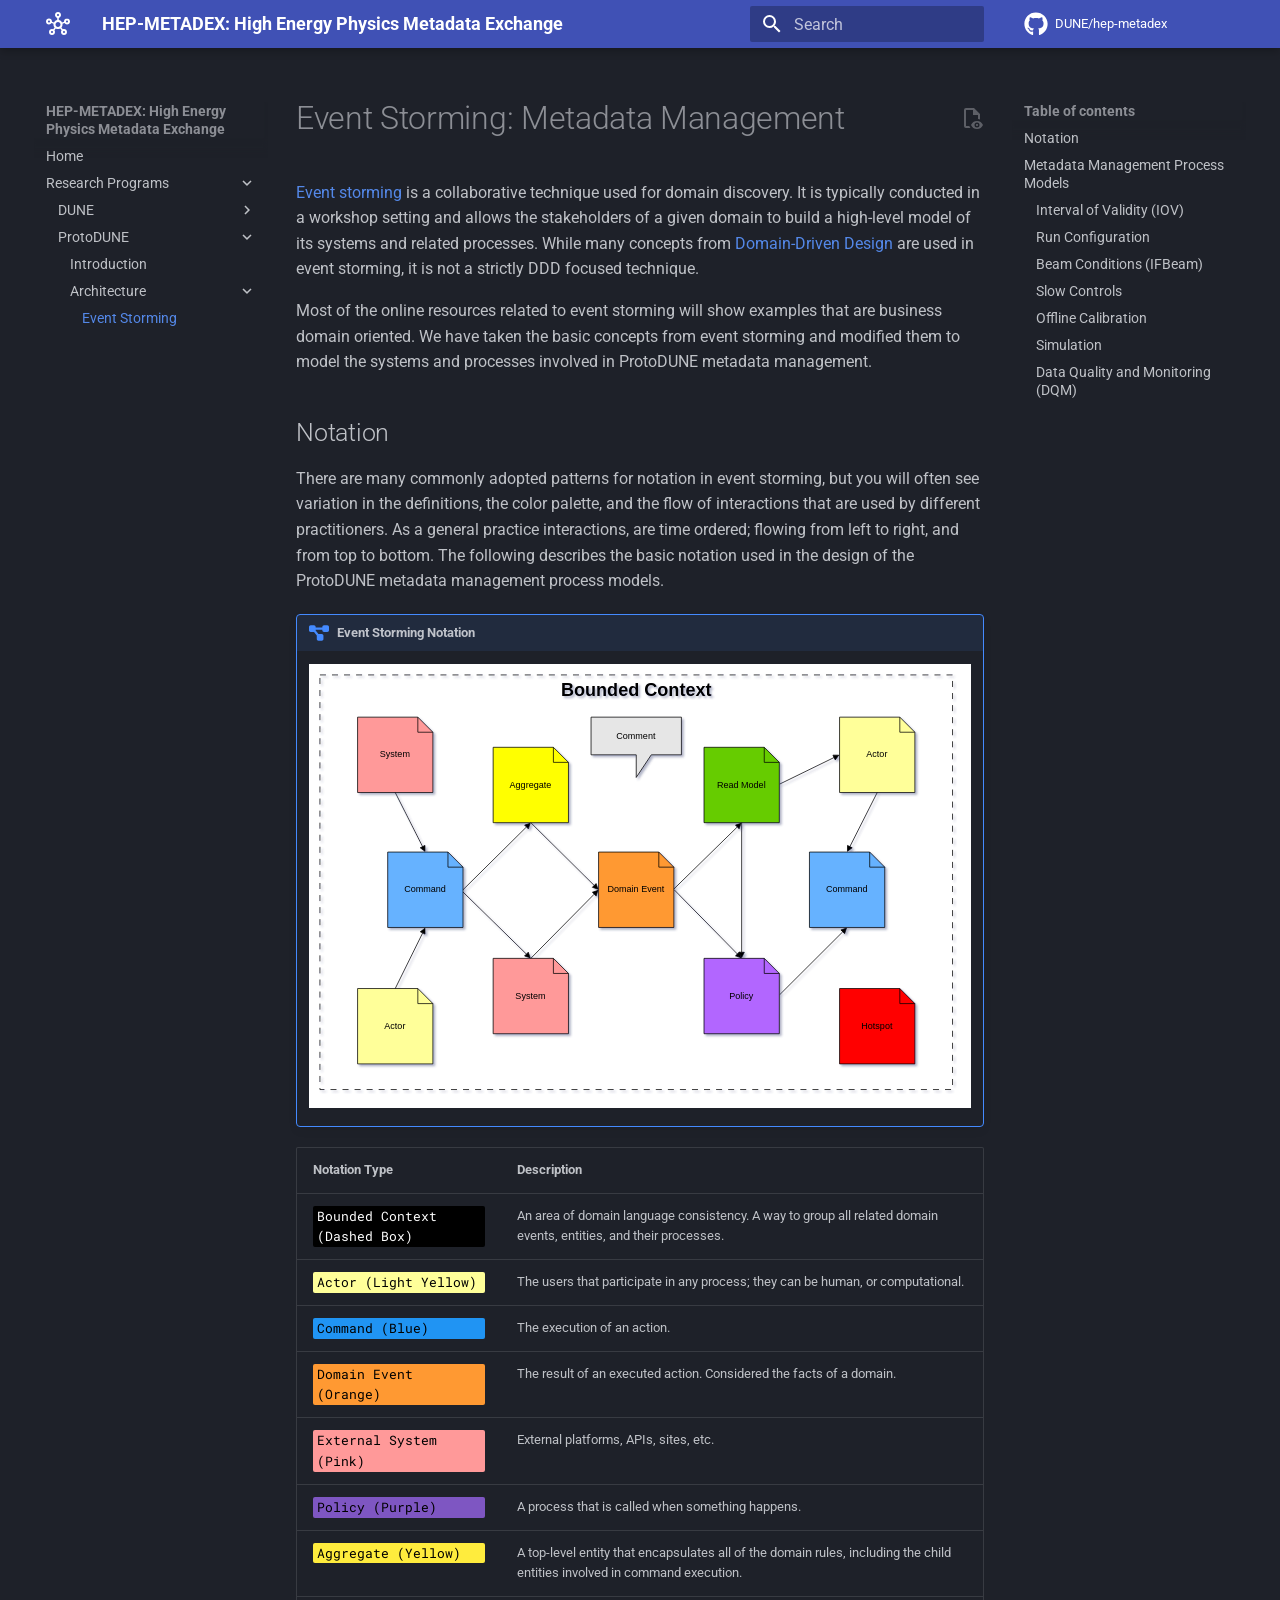
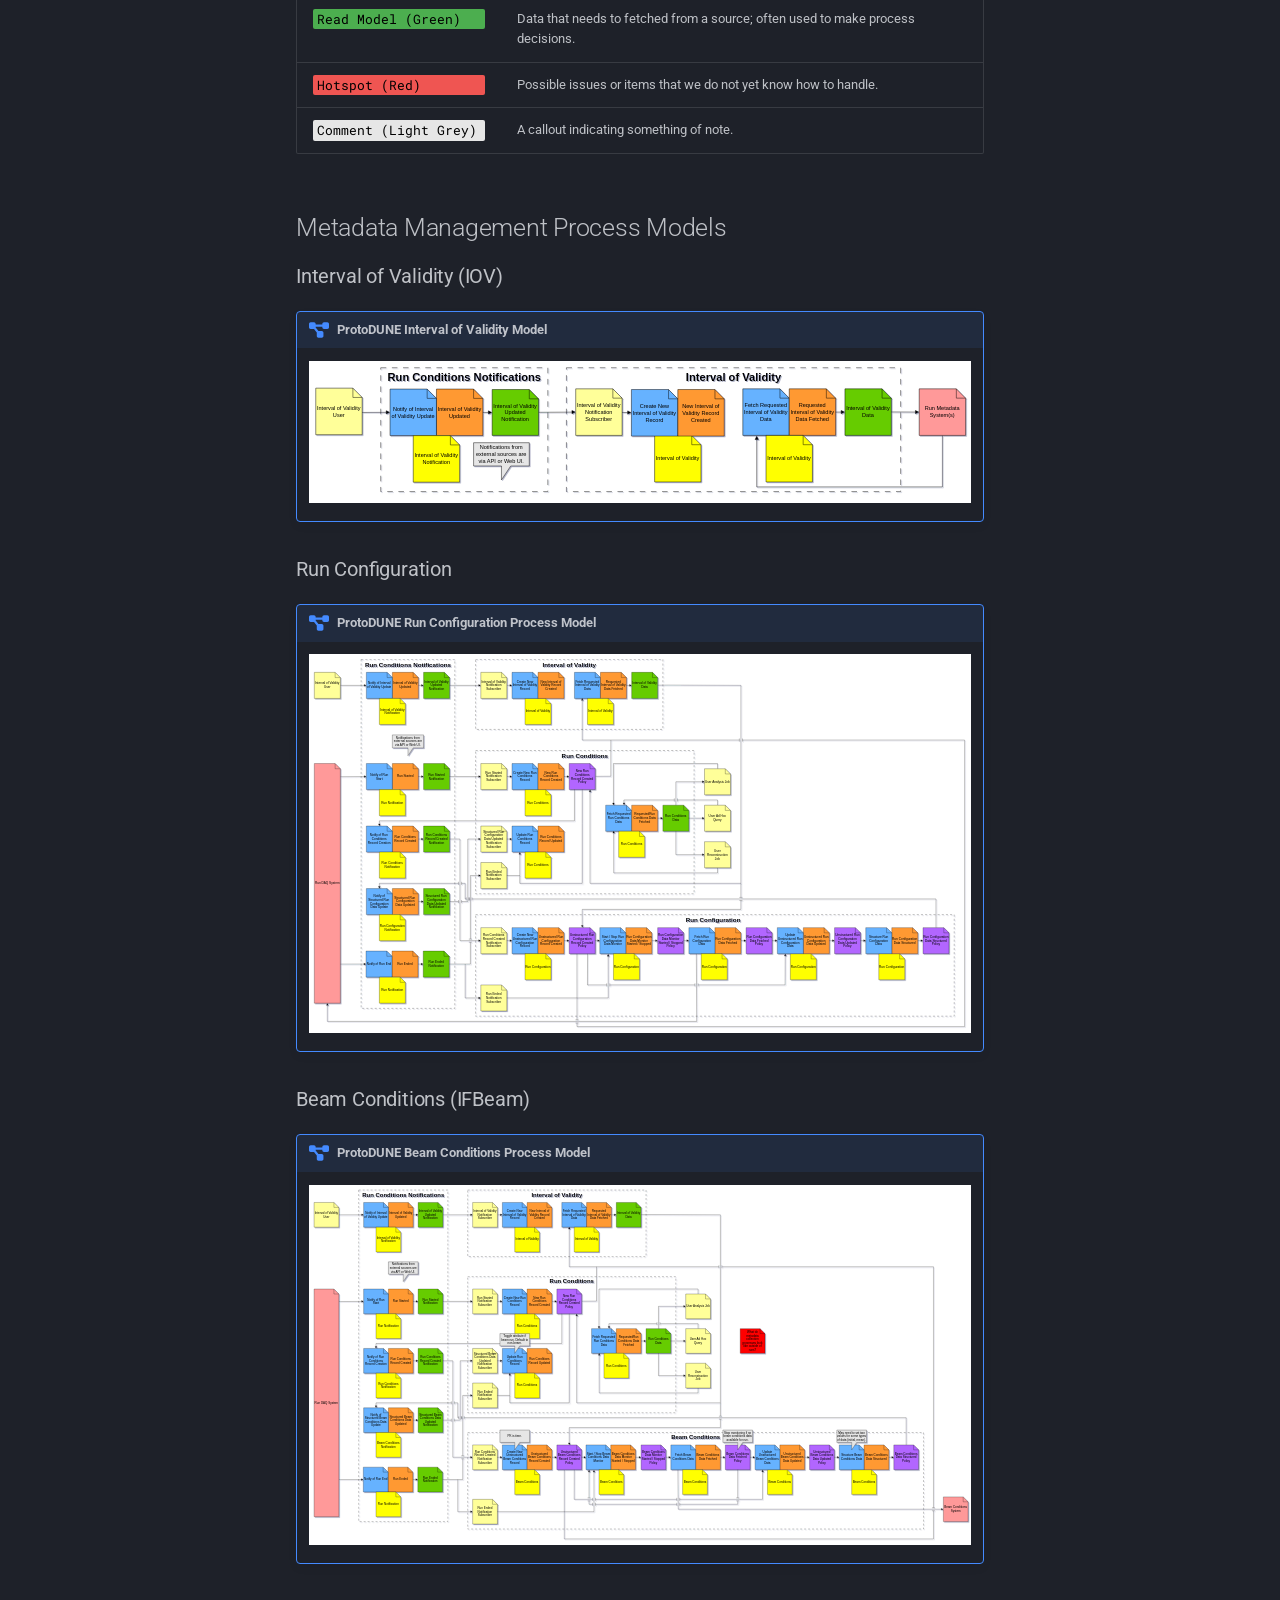
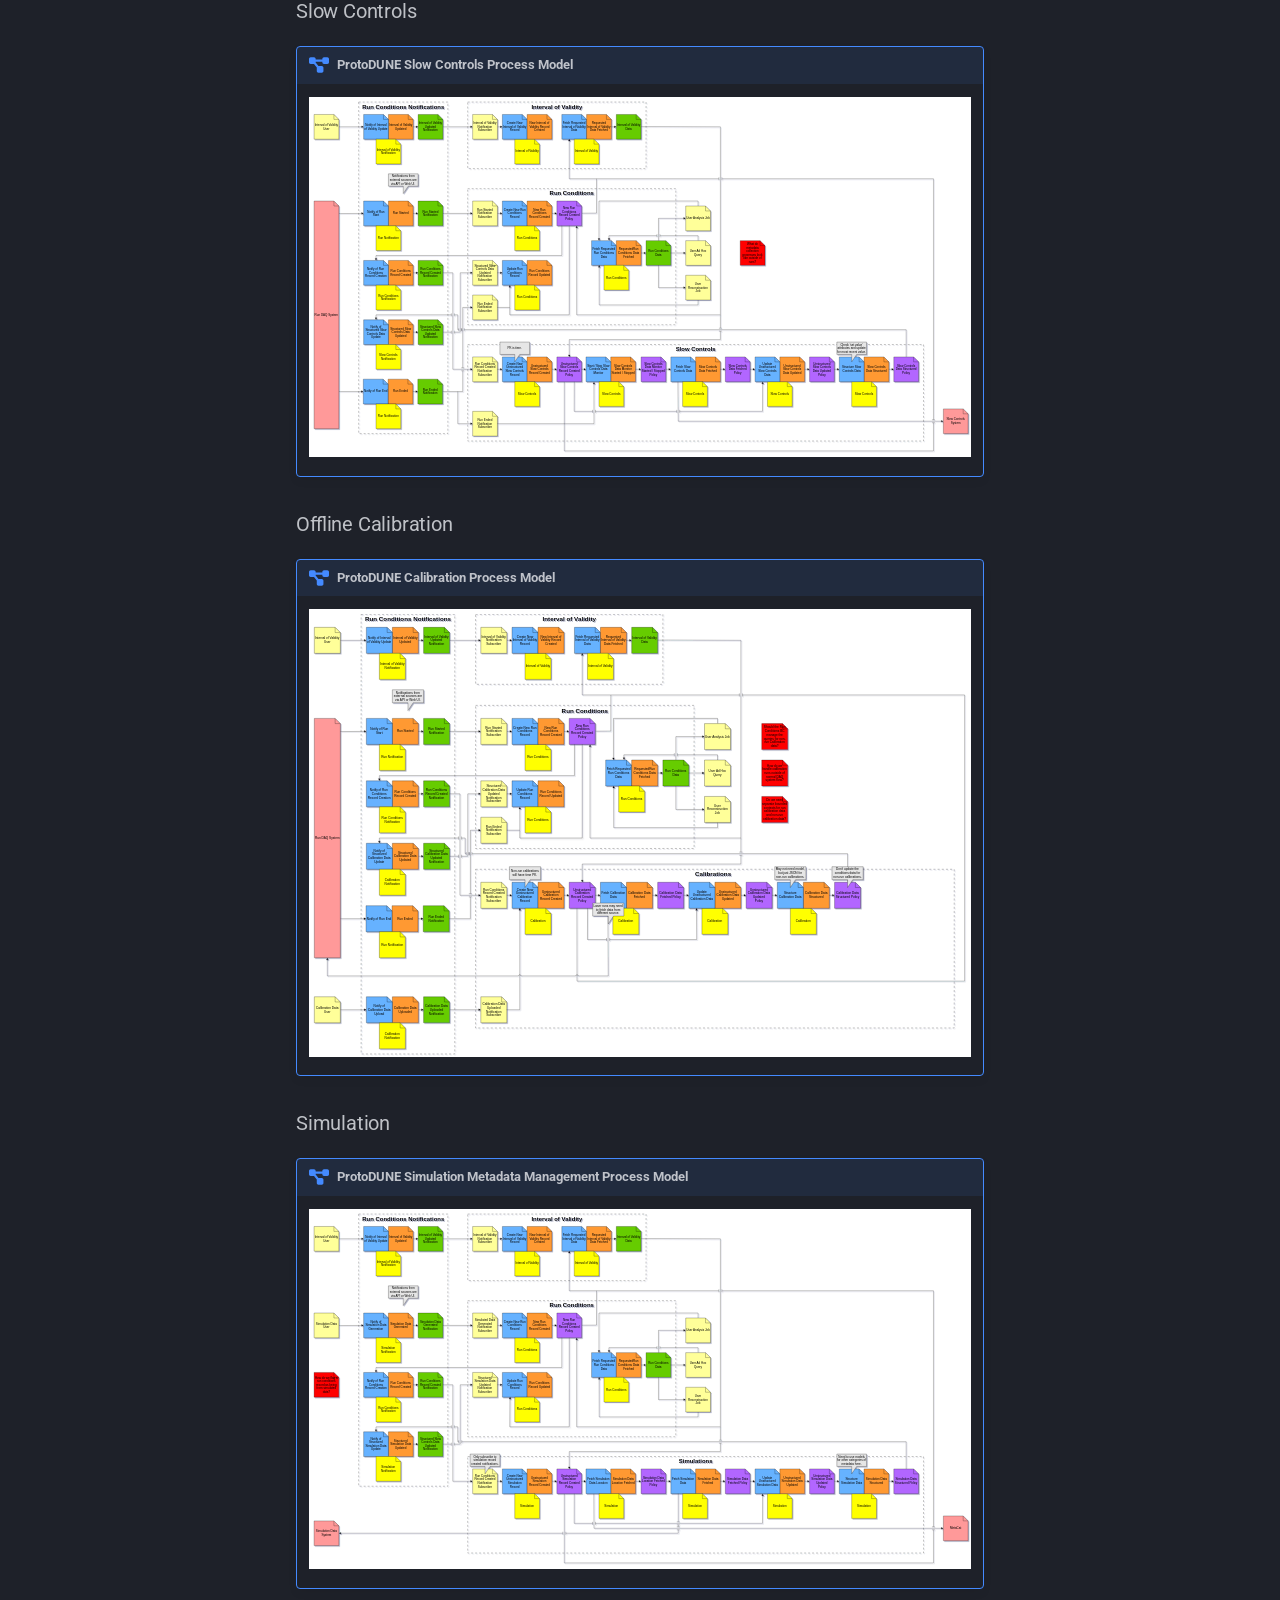
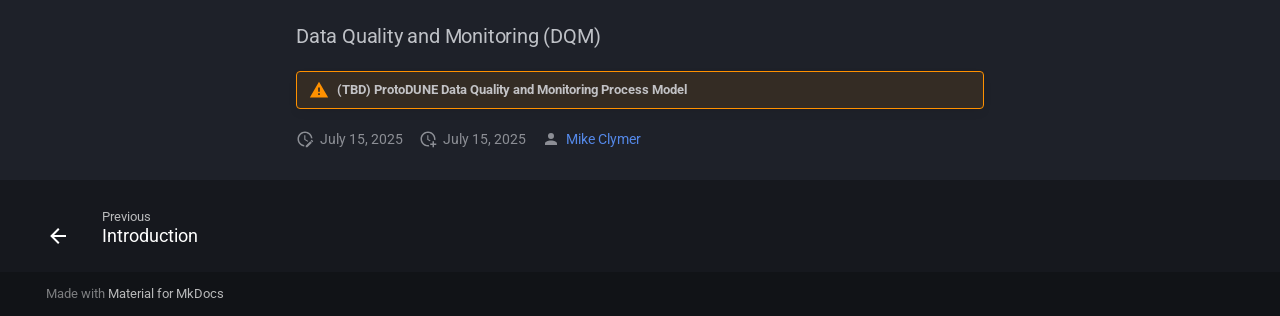
<file: ProtoDUNE/architecture/event-storming/index.html>
<!doctype html>
<html lang="en" class="no-js">
  <head>
    
      <meta charset="utf-8">
      <meta name="viewport" content="width=device-width,initial-scale=1">
      
      
      
        <link rel="canonical" href="https://dune.github.io/hep-metadex/ProtoDUNE/architecture/event-storming/">
      
      
        <link rel="prev" href="../../">
      
      
      
      <link rel="icon" href="../../../assets/images/favicon.png">
      <meta name="generator" content="mkdocs-1.6.1, mkdocs-material-9.6.15">
    
    
      
        <title>Event Storming - HEP-METADEX: High Energy Physics Metadata Exchange</title>
      
    
    
      <link rel="stylesheet" href="../../../assets/stylesheets/main.342714a4.min.css">
      
        
        <link rel="stylesheet" href="../../../assets/stylesheets/palette.06af60db.min.css">
      
      
  
  
    
    
  
  
  <style>:root{--md-admonition-icon--diagram:url('data:image/svg+xml;charset=utf-8,%3Csvg%20xmlns%3D%22http%3A//www.w3.org/2000/svg%22%20viewBox%3D%220%200%20576%20512%22%3E%3C%21--%21%20Font%20Awesome%20Free%206.7.2%20by%20%40fontawesome%20-%20https%3A//fontawesome.com%20License%20-%20https%3A//fontawesome.com/license/free%20%28Icons%3A%20CC%20BY%204.0%2C%20Fonts%3A%20SIL%20OFL%201.1%2C%20Code%3A%20MIT%20License%29%20Copyright%202024%20Fonticons%2C%20Inc.--%3E%3Cpath%20d%3D%22M0%2080c0-26.5%2021.5-48%2048-48h96c26.5%200%2048%2021.5%2048%2048v16h192V80c0-26.5%2021.5-48%2048-48h96c26.5%200%2048%2021.5%2048%2048v96c0%2026.5-21.5%2048-48%2048h-96c-26.5%200-48-21.5-48-48v-16H192v16c0%201.7-.1%203.4-.3%205L272%20288h96c26.5%200%2048%2021.5%2048%2048v96c0%2026.5-21.5%2048-48%2048h-96c-26.5%200-48-21.5-48-48v-96c0-1.7.1-3.4.3-5L144%20224H48c-26.5%200-48-21.5-48-48z%22/%3E%3C/svg%3E');}</style>



    
    
      
    
    
      
        
        
        <link rel="preconnect" href="https://fonts.gstatic.com" crossorigin>
        <link rel="stylesheet" href="https://fonts.googleapis.com/css?family=Roboto:300,300i,400,400i,700,700i%7CRoboto+Mono:400,400i,700,700i&display=fallback">
        <style>:root{--md-text-font:"Roboto";--md-code-font:"Roboto Mono"}</style>
      
    
    
      <link rel="stylesheet" href="../../../stylesheets/extra.css">
    
    <script>__md_scope=new URL("../../..",location),__md_hash=e=>[...e].reduce(((e,_)=>(e<<5)-e+_.charCodeAt(0)),0),__md_get=(e,_=localStorage,t=__md_scope)=>JSON.parse(_.getItem(t.pathname+"."+e)),__md_set=(e,_,t=localStorage,a=__md_scope)=>{try{t.setItem(a.pathname+"."+e,JSON.stringify(_))}catch(e){}}</script>
    
      

    
    
    
   <link href="../../../assets/stylesheets/glightbox.min.css" rel="stylesheet"/><style>
    html.glightbox-open { overflow: initial; height: 100%; }
    .gslide-title { margin-top: 0px; user-select: text; }
    .gslide-desc { color: #666; user-select: text; }
    .gslide-image img { background: white; }
    .gscrollbar-fixer { padding-right: 15px; }
    .gdesc-inner { font-size: 0.75rem; }
    body[data-md-color-scheme="slate"] .gdesc-inner { background: var(--md-default-bg-color);}
    body[data-md-color-scheme="slate"] .gslide-title { color: var(--md-default-fg-color);}
    body[data-md-color-scheme="slate"] .gslide-desc { color: var(--md-default-fg-color);}</style> <script src="../../../assets/javascripts/glightbox.min.js"></script></head>
  
  
    
    
    
    
    
    <body dir="ltr" data-md-color-scheme="slate" data-md-color-primary="indigo" data-md-color-accent="indigo">
  
    
    <input class="md-toggle" data-md-toggle="drawer" type="checkbox" id="__drawer" autocomplete="off">
    <input class="md-toggle" data-md-toggle="search" type="checkbox" id="__search" autocomplete="off">
    <label class="md-overlay" for="__drawer"></label>
    <div data-md-component="skip">
      
        
        <a href="#event-storming-metadata-management" class="md-skip">
          Skip to content
        </a>
      
    </div>
    <div data-md-component="announce">
      
    </div>
    
    
      

  

<header class="md-header md-header--shadow" data-md-component="header">
  <nav class="md-header__inner md-grid" aria-label="Header">
    <a href="../../.." title="HEP-METADEX: High Energy Physics Metadata Exchange" class="md-header__button md-logo" aria-label="HEP-METADEX: High Energy Physics Metadata Exchange" data-md-component="logo">
      
  
  <svg xmlns="http://www.w3.org/2000/svg" viewBox="0 0 24 24"><path d="M21 6.5c-1.7 0-3 1.3-3 3v.2l-2 .7c-.6-1.2-1.8-2.1-3.2-2.3V5.9C14 5.6 15 4.4 15 3c0-1.7-1.3-3-3-3S9 1.3 9 3c0 1.4 1 2.6 2.2 2.9v2.2c-1.3.2-2.5 1.1-3.2 2.3l-2-.7v-.2c0-1.7-1.3-3-3-3s-3 1.3-3 3 1.3 3 3 3c1.1 0 2-.6 2.5-1.4l2 .7c-.2 1.3.2 2.7 1.1 3.7l-1.4 1.8Q6.6 17 6 17c-1.7 0-3 1.3-3 3s1.3 3 3 3 3-1.3 3-3q0-1.05-.6-1.8l1.4-1.8c1.4.8 3 .8 4.4 0l1.4 1.8q-.6.75-.6 1.8c0 1.7 1.3 3 3 3s3-1.3 3-3-1.3-3-3-3c-.4 0-.9.1-1.2.3l-1.4-1.8c.9-1 1.3-2.4 1.1-3.7l2-.7c.5.8 1.5 1.4 2.5 1.4 1.7 0 3-1.3 3-3s-1.3-3-3-3m-18 4c-.5 0-1-.4-1-1s.5-1 1-1 1 .4 1 1-.5 1-1 1M6 21c-.6 0-1-.5-1-1s.4-1 1-1 1 .5 1 1-.4 1-1 1m5-18c0-.5.4-1 1-1s1 .5 1 1-.4 1-1 1-1-.5-1-1m1 12c-1.4 0-2.5-1.1-2.5-2.5S10.6 10 12 10s2.5 1.1 2.5 2.5S13.4 15 12 15m6 4c.5 0 1 .5 1 1s-.5 1-1 1-1-.5-1-1 .5-1 1-1m3-8.5c-.5 0-1-.4-1-1s.5-1 1-1 1 .4 1 1-.5 1-1 1"/></svg>

    </a>
    <label class="md-header__button md-icon" for="__drawer">
      
      <svg xmlns="http://www.w3.org/2000/svg" viewBox="0 0 24 24"><path d="M3 6h18v2H3zm0 5h18v2H3zm0 5h18v2H3z"/></svg>
    </label>
    <div class="md-header__title" data-md-component="header-title">
      <div class="md-header__ellipsis">
        <div class="md-header__topic">
          <span class="md-ellipsis">
            HEP-METADEX: High Energy Physics Metadata Exchange
          </span>
        </div>
        <div class="md-header__topic" data-md-component="header-topic">
          <span class="md-ellipsis">
            
              Event Storming
            
          </span>
        </div>
      </div>
    </div>
    
      
    
    
    
    
      
      
        <label class="md-header__button md-icon" for="__search">
          
          <svg xmlns="http://www.w3.org/2000/svg" viewBox="0 0 24 24"><path d="M9.5 3A6.5 6.5 0 0 1 16 9.5c0 1.61-.59 3.09-1.56 4.23l.27.27h.79l5 5-1.5 1.5-5-5v-.79l-.27-.27A6.52 6.52 0 0 1 9.5 16 6.5 6.5 0 0 1 3 9.5 6.5 6.5 0 0 1 9.5 3m0 2C7 5 5 7 5 9.5S7 14 9.5 14 14 12 14 9.5 12 5 9.5 5"/></svg>
        </label>
        <div class="md-search" data-md-component="search" role="dialog">
  <label class="md-search__overlay" for="__search"></label>
  <div class="md-search__inner" role="search">
    <form class="md-search__form" name="search">
      <input type="text" class="md-search__input" name="query" aria-label="Search" placeholder="Search" autocapitalize="off" autocorrect="off" autocomplete="off" spellcheck="false" data-md-component="search-query" required>
      <label class="md-search__icon md-icon" for="__search">
        
        <svg xmlns="http://www.w3.org/2000/svg" viewBox="0 0 24 24"><path d="M9.5 3A6.5 6.5 0 0 1 16 9.5c0 1.61-.59 3.09-1.56 4.23l.27.27h.79l5 5-1.5 1.5-5-5v-.79l-.27-.27A6.52 6.52 0 0 1 9.5 16 6.5 6.5 0 0 1 3 9.5 6.5 6.5 0 0 1 9.5 3m0 2C7 5 5 7 5 9.5S7 14 9.5 14 14 12 14 9.5 12 5 9.5 5"/></svg>
        
        <svg xmlns="http://www.w3.org/2000/svg" viewBox="0 0 24 24"><path d="M20 11v2H8l5.5 5.5-1.42 1.42L4.16 12l7.92-7.92L13.5 5.5 8 11z"/></svg>
      </label>
      <nav class="md-search__options" aria-label="Search">
        
        <button type="reset" class="md-search__icon md-icon" title="Clear" aria-label="Clear" tabindex="-1">
          
          <svg xmlns="http://www.w3.org/2000/svg" viewBox="0 0 24 24"><path d="M19 6.41 17.59 5 12 10.59 6.41 5 5 6.41 10.59 12 5 17.59 6.41 19 12 13.41 17.59 19 19 17.59 13.41 12z"/></svg>
        </button>
      </nav>
      
    </form>
    <div class="md-search__output">
      <div class="md-search__scrollwrap" tabindex="0" data-md-scrollfix>
        <div class="md-search-result" data-md-component="search-result">
          <div class="md-search-result__meta">
            Initializing search
          </div>
          <ol class="md-search-result__list" role="presentation"></ol>
        </div>
      </div>
    </div>
  </div>
</div>
      
    
    
      <div class="md-header__source">
        <a href="https://github.com/DUNE/hep-metadex" title="Go to repository" class="md-source" data-md-component="source">
  <div class="md-source__icon md-icon">
    
    <svg xmlns="http://www.w3.org/2000/svg" viewBox="0 0 496 512"><!--! Font Awesome Free 6.7.2 by @fontawesome - https://fontawesome.com License - https://fontawesome.com/license/free (Icons: CC BY 4.0, Fonts: SIL OFL 1.1, Code: MIT License) Copyright 2024 Fonticons, Inc.--><path d="M165.9 397.4c0 2-2.3 3.6-5.2 3.6-3.3.3-5.6-1.3-5.6-3.6 0-2 2.3-3.6 5.2-3.6 3-.3 5.6 1.3 5.6 3.6m-31.1-4.5c-.7 2 1.3 4.3 4.3 4.9 2.6 1 5.6 0 6.2-2s-1.3-4.3-4.3-5.2c-2.6-.7-5.5.3-6.2 2.3m44.2-1.7c-2.9.7-4.9 2.6-4.6 4.9.3 2 2.9 3.3 5.9 2.6 2.9-.7 4.9-2.6 4.6-4.6-.3-1.9-3-3.2-5.9-2.9M244.8 8C106.1 8 0 113.3 0 252c0 110.9 69.8 205.8 169.5 239.2 12.8 2.3 17.3-5.6 17.3-12.1 0-6.2-.3-40.4-.3-61.4 0 0-70 15-84.7-29.8 0 0-11.4-29.1-27.8-36.6 0 0-22.9-15.7 1.6-15.4 0 0 24.9 2 38.6 25.8 21.9 38.6 58.6 27.5 72.9 20.9 2.3-16 8.8-27.1 16-33.7-55.9-6.2-112.3-14.3-112.3-110.5 0-27.5 7.6-41.3 23.6-58.9-2.6-6.5-11.1-33.3 2.6-67.9 20.9-6.5 69 27 69 27 20-5.6 41.5-8.5 62.8-8.5s42.8 2.9 62.8 8.5c0 0 48.1-33.6 69-27 13.7 34.7 5.2 61.4 2.6 67.9 16 17.7 25.8 31.5 25.8 58.9 0 96.5-58.9 104.2-114.8 110.5 9.2 7.9 17 22.9 17 46.4 0 33.7-.3 75.4-.3 83.6 0 6.5 4.6 14.4 17.3 12.1C428.2 457.8 496 362.9 496 252 496 113.3 383.5 8 244.8 8M97.2 352.9c-1.3 1-1 3.3.7 5.2 1.6 1.6 3.9 2.3 5.2 1 1.3-1 1-3.3-.7-5.2-1.6-1.6-3.9-2.3-5.2-1m-10.8-8.1c-.7 1.3.3 2.9 2.3 3.9 1.6 1 3.6.7 4.3-.7.7-1.3-.3-2.9-2.3-3.9-2-.6-3.6-.3-4.3.7m32.4 35.6c-1.6 1.3-1 4.3 1.3 6.2 2.3 2.3 5.2 2.6 6.5 1 1.3-1.3.7-4.3-1.3-6.2-2.2-2.3-5.2-2.6-6.5-1m-11.4-14.7c-1.6 1-1.6 3.6 0 5.9s4.3 3.3 5.6 2.3c1.6-1.3 1.6-3.9 0-6.2-1.4-2.3-4-3.3-5.6-2"/></svg>
  </div>
  <div class="md-source__repository">
    DUNE/hep-metadex
  </div>
</a>
      </div>
    
  </nav>
  
</header>
    
    <div class="md-container" data-md-component="container">
      
      
        
          
        
      
      <main class="md-main" data-md-component="main">
        <div class="md-main__inner md-grid">
          
            
              
              <div class="md-sidebar md-sidebar--primary" data-md-component="sidebar" data-md-type="navigation" >
                <div class="md-sidebar__scrollwrap">
                  <div class="md-sidebar__inner">
                    



<nav class="md-nav md-nav--primary" aria-label="Navigation" data-md-level="0">
  <label class="md-nav__title" for="__drawer">
    <a href="../../.." title="HEP-METADEX: High Energy Physics Metadata Exchange" class="md-nav__button md-logo" aria-label="HEP-METADEX: High Energy Physics Metadata Exchange" data-md-component="logo">
      
  
  <svg xmlns="http://www.w3.org/2000/svg" viewBox="0 0 24 24"><path d="M21 6.5c-1.7 0-3 1.3-3 3v.2l-2 .7c-.6-1.2-1.8-2.1-3.2-2.3V5.9C14 5.6 15 4.4 15 3c0-1.7-1.3-3-3-3S9 1.3 9 3c0 1.4 1 2.6 2.2 2.9v2.2c-1.3.2-2.5 1.1-3.2 2.3l-2-.7v-.2c0-1.7-1.3-3-3-3s-3 1.3-3 3 1.3 3 3 3c1.1 0 2-.6 2.5-1.4l2 .7c-.2 1.3.2 2.7 1.1 3.7l-1.4 1.8Q6.6 17 6 17c-1.7 0-3 1.3-3 3s1.3 3 3 3 3-1.3 3-3q0-1.05-.6-1.8l1.4-1.8c1.4.8 3 .8 4.4 0l1.4 1.8q-.6.75-.6 1.8c0 1.7 1.3 3 3 3s3-1.3 3-3-1.3-3-3-3c-.4 0-.9.1-1.2.3l-1.4-1.8c.9-1 1.3-2.4 1.1-3.7l2-.7c.5.8 1.5 1.4 2.5 1.4 1.7 0 3-1.3 3-3s-1.3-3-3-3m-18 4c-.5 0-1-.4-1-1s.5-1 1-1 1 .4 1 1-.5 1-1 1M6 21c-.6 0-1-.5-1-1s.4-1 1-1 1 .5 1 1-.4 1-1 1m5-18c0-.5.4-1 1-1s1 .5 1 1-.4 1-1 1-1-.5-1-1m1 12c-1.4 0-2.5-1.1-2.5-2.5S10.6 10 12 10s2.5 1.1 2.5 2.5S13.4 15 12 15m6 4c.5 0 1 .5 1 1s-.5 1-1 1-1-.5-1-1 .5-1 1-1m3-8.5c-.5 0-1-.4-1-1s.5-1 1-1 1 .4 1 1-.5 1-1 1"/></svg>

    </a>
    HEP-METADEX: High Energy Physics Metadata Exchange
  </label>
  
    <div class="md-nav__source">
      <a href="https://github.com/DUNE/hep-metadex" title="Go to repository" class="md-source" data-md-component="source">
  <div class="md-source__icon md-icon">
    
    <svg xmlns="http://www.w3.org/2000/svg" viewBox="0 0 496 512"><!--! Font Awesome Free 6.7.2 by @fontawesome - https://fontawesome.com License - https://fontawesome.com/license/free (Icons: CC BY 4.0, Fonts: SIL OFL 1.1, Code: MIT License) Copyright 2024 Fonticons, Inc.--><path d="M165.9 397.4c0 2-2.3 3.6-5.2 3.6-3.3.3-5.6-1.3-5.6-3.6 0-2 2.3-3.6 5.2-3.6 3-.3 5.6 1.3 5.6 3.6m-31.1-4.5c-.7 2 1.3 4.3 4.3 4.9 2.6 1 5.6 0 6.2-2s-1.3-4.3-4.3-5.2c-2.6-.7-5.5.3-6.2 2.3m44.2-1.7c-2.9.7-4.9 2.6-4.6 4.9.3 2 2.9 3.3 5.9 2.6 2.9-.7 4.9-2.6 4.6-4.6-.3-1.9-3-3.2-5.9-2.9M244.8 8C106.1 8 0 113.3 0 252c0 110.9 69.8 205.8 169.5 239.2 12.8 2.3 17.3-5.6 17.3-12.1 0-6.2-.3-40.4-.3-61.4 0 0-70 15-84.7-29.8 0 0-11.4-29.1-27.8-36.6 0 0-22.9-15.7 1.6-15.4 0 0 24.9 2 38.6 25.8 21.9 38.6 58.6 27.5 72.9 20.9 2.3-16 8.8-27.1 16-33.7-55.9-6.2-112.3-14.3-112.3-110.5 0-27.5 7.6-41.3 23.6-58.9-2.6-6.5-11.1-33.3 2.6-67.9 20.9-6.5 69 27 69 27 20-5.6 41.5-8.5 62.8-8.5s42.8 2.9 62.8 8.5c0 0 48.1-33.6 69-27 13.7 34.7 5.2 61.4 2.6 67.9 16 17.7 25.8 31.5 25.8 58.9 0 96.5-58.9 104.2-114.8 110.5 9.2 7.9 17 22.9 17 46.4 0 33.7-.3 75.4-.3 83.6 0 6.5 4.6 14.4 17.3 12.1C428.2 457.8 496 362.9 496 252 496 113.3 383.5 8 244.8 8M97.2 352.9c-1.3 1-1 3.3.7 5.2 1.6 1.6 3.9 2.3 5.2 1 1.3-1 1-3.3-.7-5.2-1.6-1.6-3.9-2.3-5.2-1m-10.8-8.1c-.7 1.3.3 2.9 2.3 3.9 1.6 1 3.6.7 4.3-.7.7-1.3-.3-2.9-2.3-3.9-2-.6-3.6-.3-4.3.7m32.4 35.6c-1.6 1.3-1 4.3 1.3 6.2 2.3 2.3 5.2 2.6 6.5 1 1.3-1.3.7-4.3-1.3-6.2-2.2-2.3-5.2-2.6-6.5-1m-11.4-14.7c-1.6 1-1.6 3.6 0 5.9s4.3 3.3 5.6 2.3c1.6-1.3 1.6-3.9 0-6.2-1.4-2.3-4-3.3-5.6-2"/></svg>
  </div>
  <div class="md-source__repository">
    DUNE/hep-metadex
  </div>
</a>
    </div>
  
  <ul class="md-nav__list" data-md-scrollfix>
    
      
      
  
  
  
  
    <li class="md-nav__item">
      <a href="../../.." class="md-nav__link">
        
  
  
  <span class="md-ellipsis">
    Home
    
  </span>
  

      </a>
    </li>
  

    
      
      
  
  
    
  
  
  
    
    
    
    
    
    <li class="md-nav__item md-nav__item--active md-nav__item--nested">
      
        
        
        <input class="md-nav__toggle md-toggle " type="checkbox" id="__nav_2" checked>
        
          
          <label class="md-nav__link" for="__nav_2" id="__nav_2_label" tabindex="0">
            
  
  
  <span class="md-ellipsis">
    Research Programs
    
  </span>
  

            <span class="md-nav__icon md-icon"></span>
          </label>
        
        <nav class="md-nav" data-md-level="1" aria-labelledby="__nav_2_label" aria-expanded="true">
          <label class="md-nav__title" for="__nav_2">
            <span class="md-nav__icon md-icon"></span>
            Research Programs
          </label>
          <ul class="md-nav__list" data-md-scrollfix>
            
              
                
  
  
  
  
    
    
    
    
    
    <li class="md-nav__item md-nav__item--nested">
      
        
        
        <input class="md-nav__toggle md-toggle " type="checkbox" id="__nav_2_1" >
        
          
          <label class="md-nav__link" for="__nav_2_1" id="__nav_2_1_label" tabindex="0">
            
  
  
  <span class="md-ellipsis">
    DUNE
    
  </span>
  

            <span class="md-nav__icon md-icon"></span>
          </label>
        
        <nav class="md-nav" data-md-level="2" aria-labelledby="__nav_2_1_label" aria-expanded="false">
          <label class="md-nav__title" for="__nav_2_1">
            <span class="md-nav__icon md-icon"></span>
            DUNE
          </label>
          <ul class="md-nav__list" data-md-scrollfix>
            
              
                
  
  
  
  
    <li class="md-nav__item">
      <a href="../../../DUNE/" class="md-nav__link">
        
  
  
  <span class="md-ellipsis">
    DUNE on HEP-METADEX
    
  </span>
  

      </a>
    </li>
  

              
            
          </ul>
        </nav>
      
    </li>
  

              
            
              
                
  
  
    
  
  
  
    
    
    
    
    
    <li class="md-nav__item md-nav__item--active md-nav__item--nested">
      
        
        
        <input class="md-nav__toggle md-toggle " type="checkbox" id="__nav_2_2" checked>
        
          
          <label class="md-nav__link" for="__nav_2_2" id="__nav_2_2_label" tabindex="0">
            
  
  
  <span class="md-ellipsis">
    ProtoDUNE
    
  </span>
  

            <span class="md-nav__icon md-icon"></span>
          </label>
        
        <nav class="md-nav" data-md-level="2" aria-labelledby="__nav_2_2_label" aria-expanded="true">
          <label class="md-nav__title" for="__nav_2_2">
            <span class="md-nav__icon md-icon"></span>
            ProtoDUNE
          </label>
          <ul class="md-nav__list" data-md-scrollfix>
            
              
                
  
  
  
  
    <li class="md-nav__item">
      <a href="../../" class="md-nav__link">
        
  
  
  <span class="md-ellipsis">
    Introduction
    
  </span>
  

      </a>
    </li>
  

              
            
              
                
  
  
    
  
  
  
    
    
    
    
    
    <li class="md-nav__item md-nav__item--active md-nav__item--nested">
      
        
        
        <input class="md-nav__toggle md-toggle " type="checkbox" id="__nav_2_2_2" checked>
        
          
          <label class="md-nav__link" for="__nav_2_2_2" id="__nav_2_2_2_label" tabindex="0">
            
  
  
  <span class="md-ellipsis">
    Architecture
    
  </span>
  

            <span class="md-nav__icon md-icon"></span>
          </label>
        
        <nav class="md-nav" data-md-level="3" aria-labelledby="__nav_2_2_2_label" aria-expanded="true">
          <label class="md-nav__title" for="__nav_2_2_2">
            <span class="md-nav__icon md-icon"></span>
            Architecture
          </label>
          <ul class="md-nav__list" data-md-scrollfix>
            
              
                
  
  
    
  
  
  
    <li class="md-nav__item md-nav__item--active">
      
      <input class="md-nav__toggle md-toggle" type="checkbox" id="__toc">
      
      
        
      
      
        <label class="md-nav__link md-nav__link--active" for="__toc">
          
  
  
  <span class="md-ellipsis">
    Event Storming
    
  </span>
  

          <span class="md-nav__icon md-icon"></span>
        </label>
      
      <a href="./" class="md-nav__link md-nav__link--active">
        
  
  
  <span class="md-ellipsis">
    Event Storming
    
  </span>
  

      </a>
      
        

<nav class="md-nav md-nav--secondary" aria-label="Table of contents">
  
  
  
    
  
  
    <label class="md-nav__title" for="__toc">
      <span class="md-nav__icon md-icon"></span>
      Table of contents
    </label>
    <ul class="md-nav__list" data-md-component="toc" data-md-scrollfix>
      
        <li class="md-nav__item">
  <a href="#notation" class="md-nav__link">
    <span class="md-ellipsis">
      Notation
    </span>
  </a>
  
</li>
      
        <li class="md-nav__item">
  <a href="#metadata-management-process-models" class="md-nav__link">
    <span class="md-ellipsis">
      Metadata Management Process Models
    </span>
  </a>
  
    <nav class="md-nav" aria-label="Metadata Management Process Models">
      <ul class="md-nav__list">
        
          <li class="md-nav__item">
  <a href="#interval-of-validity-iov" class="md-nav__link">
    <span class="md-ellipsis">
      Interval of Validity (IOV)
    </span>
  </a>
  
</li>
        
          <li class="md-nav__item">
  <a href="#run-configuration" class="md-nav__link">
    <span class="md-ellipsis">
      Run Configuration
    </span>
  </a>
  
</li>
        
          <li class="md-nav__item">
  <a href="#beam-conditions-ifbeam" class="md-nav__link">
    <span class="md-ellipsis">
      Beam Conditions (IFBeam)
    </span>
  </a>
  
</li>
        
          <li class="md-nav__item">
  <a href="#slow-controls" class="md-nav__link">
    <span class="md-ellipsis">
      Slow Controls
    </span>
  </a>
  
</li>
        
          <li class="md-nav__item">
  <a href="#offline-calibration" class="md-nav__link">
    <span class="md-ellipsis">
      Offline Calibration
    </span>
  </a>
  
</li>
        
          <li class="md-nav__item">
  <a href="#simulation" class="md-nav__link">
    <span class="md-ellipsis">
      Simulation
    </span>
  </a>
  
</li>
        
          <li class="md-nav__item">
  <a href="#data-quality-and-monitoring-dqm" class="md-nav__link">
    <span class="md-ellipsis">
      Data Quality and Monitoring (DQM)
    </span>
  </a>
  
</li>
        
      </ul>
    </nav>
  
</li>
      
    </ul>
  
</nav>
      
    </li>
  

              
            
          </ul>
        </nav>
      
    </li>
  

              
            
          </ul>
        </nav>
      
    </li>
  

              
            
          </ul>
        </nav>
      
    </li>
  

    
  </ul>
</nav>
                  </div>
                </div>
              </div>
            
            
              
              <div class="md-sidebar md-sidebar--secondary" data-md-component="sidebar" data-md-type="toc" >
                <div class="md-sidebar__scrollwrap">
                  <div class="md-sidebar__inner">
                    

<nav class="md-nav md-nav--secondary" aria-label="Table of contents">
  
  
  
    
  
  
    <label class="md-nav__title" for="__toc">
      <span class="md-nav__icon md-icon"></span>
      Table of contents
    </label>
    <ul class="md-nav__list" data-md-component="toc" data-md-scrollfix>
      
        <li class="md-nav__item">
  <a href="#notation" class="md-nav__link">
    <span class="md-ellipsis">
      Notation
    </span>
  </a>
  
</li>
      
        <li class="md-nav__item">
  <a href="#metadata-management-process-models" class="md-nav__link">
    <span class="md-ellipsis">
      Metadata Management Process Models
    </span>
  </a>
  
    <nav class="md-nav" aria-label="Metadata Management Process Models">
      <ul class="md-nav__list">
        
          <li class="md-nav__item">
  <a href="#interval-of-validity-iov" class="md-nav__link">
    <span class="md-ellipsis">
      Interval of Validity (IOV)
    </span>
  </a>
  
</li>
        
          <li class="md-nav__item">
  <a href="#run-configuration" class="md-nav__link">
    <span class="md-ellipsis">
      Run Configuration
    </span>
  </a>
  
</li>
        
          <li class="md-nav__item">
  <a href="#beam-conditions-ifbeam" class="md-nav__link">
    <span class="md-ellipsis">
      Beam Conditions (IFBeam)
    </span>
  </a>
  
</li>
        
          <li class="md-nav__item">
  <a href="#slow-controls" class="md-nav__link">
    <span class="md-ellipsis">
      Slow Controls
    </span>
  </a>
  
</li>
        
          <li class="md-nav__item">
  <a href="#offline-calibration" class="md-nav__link">
    <span class="md-ellipsis">
      Offline Calibration
    </span>
  </a>
  
</li>
        
          <li class="md-nav__item">
  <a href="#simulation" class="md-nav__link">
    <span class="md-ellipsis">
      Simulation
    </span>
  </a>
  
</li>
        
          <li class="md-nav__item">
  <a href="#data-quality-and-monitoring-dqm" class="md-nav__link">
    <span class="md-ellipsis">
      Data Quality and Monitoring (DQM)
    </span>
  </a>
  
</li>
        
      </ul>
    </nav>
  
</li>
      
    </ul>
  
</nav>
                  </div>
                </div>
              </div>
            
          
          
            <div class="md-content" data-md-component="content">
              <article class="md-content__inner md-typeset">
                
                  


  
  
    
      
    
    <a href="https://github.com/DUNE/hep-metadex/raw/main/programs/proto-dune/docs/architecture/event-storming.md" title="View source of this page" class="md-content__button md-icon">
      
      <svg xmlns="http://www.w3.org/2000/svg" viewBox="0 0 24 24"><path d="M17 18c.56 0 1 .44 1 1s-.44 1-1 1-1-.44-1-1 .44-1 1-1m0-3c-2.73 0-5.06 1.66-6 4 .94 2.34 3.27 4 6 4s5.06-1.66 6-4c-.94-2.34-3.27-4-6-4m0 6.5a2.5 2.5 0 0 1-2.5-2.5 2.5 2.5 0 0 1 2.5-2.5 2.5 2.5 0 0 1 2.5 2.5 2.5 2.5 0 0 1-2.5 2.5M9.27 20H6V4h7v5h5v4.07c.7.08 1.36.25 2 .49V8l-6-6H6a2 2 0 0 0-2 2v16a2 2 0 0 0 2 2h4.5a8.2 8.2 0 0 1-1.23-2"/></svg>
    </a>
  


<h1 id="event-storming-metadata-management">Event Storming: Metadata Management</h1>
<p><a href="https://www.eventstorming.com/">Event storming</a> is a collaborative technique used for domain discovery. It is typically conducted in a workshop setting and allows the stakeholders of a given domain to build a high-level model of its systems and related processes. While many concepts from <a href="https://github.com/ddd-crew/welcome-to-ddd">Domain-Driven Design</a> are used in event storming, it is not a strictly DDD focused technique.</p>
<p>Most of the online resources related to event storming will show examples that are business domain oriented. We have taken the basic concepts from event storming and modified them to model the systems and processes involved in ProtoDUNE metadata management.</p>
<h2 id="notation">Notation</h2>
<p>There are many commonly adopted patterns for notation in event storming, but you will often see variation in the definitions, the color palette, and the flow of interactions that are used by different practitioners. As a general practice interactions, are time ordered; flowing from left to right, and from top to bottom. The following describes the basic notation used in the design of the ProtoDUNE metadata management process models.</p>
<div class="admonition diagram">
<p class="admonition-title">Event Storming Notation</p>
<p><a class="glightbox" href="../../images/es-notation.drawio.svg" data-type="image" data-width="auto" data-height="auto" data-desc-position="bottom"><img alt="Alt text" src="../../images/es-notation.drawio.svg" title="Event Storming Notation" /></a></p>
</div>
<table>
<thead>
<tr>
<th>Notation Type</th>
<th>Description</th>
</tr>
</thead>
<tbody>
<tr>
<td><code class="table-colors-black">Bounded Context (Dashed Box)</code></td>
<td>An area of domain language consistency. A way to group all related domain events, entities, and their processes.</td>
</tr>
<tr>
<td><code class="table-colors-light-yellow">Actor (Light Yellow)</code></td>
<td>The users that participate in any process; they can be human, or computational.</td>
</tr>
<tr>
<td><code class="table-colors" data-md-color-primary="blue">Command (Blue)</code></td>
<td>The execution of an action.</td>
</tr>
<tr>
<td><code class="table-colors-orange">Domain Event (Orange)</code></td>
<td>The result of an executed action. Considered the facts of a domain.</td>
</tr>
<tr>
<td><code class="table-colors-light-pink">External System (Pink)</code></td>
<td>External platforms, APIs, sites, etc.</td>
</tr>
<tr>
<td><code class="table-colors" data-md-color-primary="deep-purple">Policy (Purple)</code></td>
<td>A process that is called when something happens.</td>
</tr>
<tr>
<td><code class="table-colors" data-md-color-primary="yellow">Aggregate (Yellow)</code></td>
<td>A top-level entity that encapsulates all of the domain rules, including the child entities involved in command execution.</td>
</tr>
<tr>
<td><code class="table-colors" data-md-color-primary="green">Read Model (Green)</code></td>
<td>Data that needs to fetched from a source; often used to make process decisions.</td>
</tr>
<tr>
<td><code class="table-colors" data-md-color-primary="red">Hotspot (Red)</code></td>
<td>Possible issues or items that we do not yet know how to handle.</td>
</tr>
<tr>
<td><code class="table-colors-light-grey">Comment (Light Grey)</code></td>
<td>A callout indicating something of note.</td>
</tr>
</tbody>
</table>
<h2 id="metadata-management-process-models">Metadata Management Process Models</h2>
<h3 id="interval-of-validity-iov">Interval of Validity (IOV)</h3>
<div class="admonition diagram">
<p class="admonition-title">ProtoDUNE Interval of Validity Model</p>
<p><a class="glightbox" href="../../images/es-iov-metadata.drawio.svg" data-type="image" data-width="auto" data-height="auto" data-desc-position="bottom"><img alt="Alt text" src="../../images/es-iov-metadata.drawio.svg" title="ProtoDUNE Interval of Validity Metadata Management Process Model" /></a></p>
</div>
<h3 id="run-configuration">Run Configuration</h3>
<div class="admonition diagram">
<p class="admonition-title">ProtoDUNE Run Configuration Process Model</p>
<p><a class="glightbox" href="../../images/es-config-metadata.drawio.svg" data-type="image" data-width="auto" data-height="auto" data-desc-position="bottom"><img alt="Alt text" src="../../images/es-config-metadata.drawio.svg" title="ProtoDUNE Run Configuration Metadata Management Process Model" /></a></p>
</div>
<h3 id="beam-conditions-ifbeam">Beam Conditions (IFBeam)</h3>
<div class="admonition diagram">
<p class="admonition-title">ProtoDUNE Beam Conditions Process Model</p>
<p><a class="glightbox" href="../../images/es-beam-metadata.drawio.svg" data-type="image" data-width="auto" data-height="auto" data-desc-position="bottom"><img alt="Alt text" src="../../images/es-beam-metadata.drawio.svg" title="ProtoDUNE Beam Conditions Metadata Management Process Model" /></a></p>
</div>
<h3 id="slow-controls">Slow Controls</h3>
<div class="admonition diagram">
<p class="admonition-title">ProtoDUNE Slow Controls Process Model</p>
<p><a class="glightbox" href="../../images/es-slow-controls-metadata.drawio.svg" data-type="image" data-width="auto" data-height="auto" data-desc-position="bottom"><img alt="Alt text" src="../../images/es-slow-controls-metadata.drawio.svg" title="ProtoDUNE Slow Controls Metadata Management Process Model" /></a></p>
</div>
<h3 id="offline-calibration">Offline Calibration</h3>
<div class="admonition diagram">
<p class="admonition-title">ProtoDUNE Calibration Process Model</p>
<p><a class="glightbox" href="../../images/es-calibration-metadata.drawio.svg" data-type="image" data-width="auto" data-height="auto" data-desc-position="bottom"><img alt="Alt text" src="../../images/es-calibration-metadata.drawio.svg" title="ProtoDUNE Calibration Metadata Management Process Model" /></a></p>
</div>
<h3 id="simulation">Simulation</h3>
<div class="admonition diagram">
<p class="admonition-title">ProtoDUNE Simulation Metadata Management Process Model</p>
<p><a class="glightbox" href="../../images/es-simulation-metadata.drawio.svg" data-type="image" data-width="auto" data-height="auto" data-desc-position="bottom"><img alt="Alt text" src="../../images/es-simulation-metadata.drawio.svg" title="ProtoDUNE Simulation Metadata Management Process Model" /></a></p>
</div>
<h3 id="data-quality-and-monitoring-dqm">Data Quality and Monitoring (DQM)</h3>
<div class="admonition warning">
<p class="admonition-title">(TBD) ProtoDUNE Data Quality and Monitoring Process Model</p>
</div>







  
    
  
  
    
  


  <aside class="md-source-file">
    
      
  <span class="md-source-file__fact">
    <span class="md-icon" title="Last update">
      <svg xmlns="http://www.w3.org/2000/svg" viewBox="0 0 24 24"><path d="M21 13.1c-.1 0-.3.1-.4.2l-1 1 2.1 2.1 1-1c.2-.2.2-.6 0-.8l-1.3-1.3c-.1-.1-.2-.2-.4-.2m-1.9 1.8-6.1 6V23h2.1l6.1-6.1zM12.5 7v5.2l4 2.4-1 1L11 13V7zM11 21.9c-5.1-.5-9-4.8-9-9.9C2 6.5 6.5 2 12 2c5.3 0 9.6 4.1 10 9.3-.3-.1-.6-.2-1-.2s-.7.1-1 .2C19.6 7.2 16.2 4 12 4c-4.4 0-8 3.6-8 8 0 4.1 3.1 7.5 7.1 7.9l-.1.2z"/></svg>
    </span>
    <span class="git-revision-date-localized-plugin git-revision-date-localized-plugin-date" title="July 15, 2025 13:44:13 UTC">July 15, 2025</span>
  </span>

    
    
      
  <span class="md-source-file__fact">
    <span class="md-icon" title="Created">
      <svg xmlns="http://www.w3.org/2000/svg" viewBox="0 0 24 24"><path d="M14.47 15.08 11 13V7h1.5v5.25l3.08 1.83c-.41.28-.79.62-1.11 1m-1.39 4.84c-.36.05-.71.08-1.08.08-4.42 0-8-3.58-8-8s3.58-8 8-8 8 3.58 8 8c0 .37-.03.72-.08 1.08.69.1 1.33.32 1.92.64.1-.56.16-1.13.16-1.72 0-5.5-4.5-10-10-10S2 6.5 2 12s4.47 10 10 10c.59 0 1.16-.06 1.72-.16-.32-.59-.54-1.23-.64-1.92M18 15v3h-3v2h3v3h2v-3h3v-2h-3v-3z"/></svg>
    </span>
    <span class="git-revision-date-localized-plugin git-revision-date-localized-plugin-date" title="July 15, 2025 13:44:13 UTC">July 15, 2025</span>
  </span>

    
    
      
  
  <span class="md-source-file__fact">
    <span class="md-icon" title="Contributors">
      
        <svg xmlns="http://www.w3.org/2000/svg" viewBox="0 0 24 24"><path d="M12 4a4 4 0 0 1 4 4 4 4 0 0 1-4 4 4 4 0 0 1-4-4 4 4 0 0 1 4-4m0 10c4.42 0 8 1.79 8 4v2H4v-2c0-2.21 3.58-4 8-4"/></svg>
      
    </span>
    <nav>
      
        <a href="mailto:mike.clymer@colostate.edu">Mike Clymer</a>
    </nav>
  </span>

    
    
  </aside>





                
              </article>
            </div>
          
          
<script>var target=document.getElementById(location.hash.slice(1));target&&target.name&&(target.checked=target.name.startsWith("__tabbed_"))</script>
        </div>
        
      </main>
      
        <footer class="md-footer">
  
    
      
      <nav class="md-footer__inner md-grid" aria-label="Footer" >
        
          
          <a href="../../" class="md-footer__link md-footer__link--prev" aria-label="Previous: Introduction">
            <div class="md-footer__button md-icon">
              
              <svg xmlns="http://www.w3.org/2000/svg" viewBox="0 0 24 24"><path d="M20 11v2H8l5.5 5.5-1.42 1.42L4.16 12l7.92-7.92L13.5 5.5 8 11z"/></svg>
            </div>
            <div class="md-footer__title">
              <span class="md-footer__direction">
                Previous
              </span>
              <div class="md-ellipsis">
                Introduction
              </div>
            </div>
          </a>
        
        
      </nav>
    
  
  <div class="md-footer-meta md-typeset">
    <div class="md-footer-meta__inner md-grid">
      <div class="md-copyright">
  
  
    Made with
    <a href="https://squidfunk.github.io/mkdocs-material/" target="_blank" rel="noopener">
      Material for MkDocs
    </a>
  
</div>
      
    </div>
  </div>
</footer>
      
    </div>
    <div class="md-dialog" data-md-component="dialog">
      <div class="md-dialog__inner md-typeset"></div>
    </div>
    
    
    
      
      <script id="__config" type="application/json">{"base": "../../..", "features": ["content.action.view", "navigation.footer"], "search": "../../../assets/javascripts/workers/search.d50fe291.min.js", "tags": null, "translations": {"clipboard.copied": "Copied to clipboard", "clipboard.copy": "Copy to clipboard", "search.result.more.one": "1 more on this page", "search.result.more.other": "# more on this page", "search.result.none": "No matching documents", "search.result.one": "1 matching document", "search.result.other": "# matching documents", "search.result.placeholder": "Type to start searching", "search.result.term.missing": "Missing", "select.version": "Select version"}, "version": null}</script>
    
    
      <script src="../../../assets/javascripts/bundle.56ea9cef.min.js"></script>
      
    
  <script id="init-glightbox">const lightbox = GLightbox({"touchNavigation": true, "loop": false, "zoomable": true, "draggable": true, "openEffect": "zoom", "closeEffect": "zoom", "slideEffect": "slide"});
document$.subscribe(() => { lightbox.reload() });
</script></body>
</html>
</file>
<file: stylesheets/extra.css>
li>.list-colors {
    background-color: var(--md-primary-fg-color);
    color: var(--md-primary-bg-color);
}

.md-typeset .diagram>.admonition-title::before,
.md-typeset .diagram>summary::before {
    -webkit-mask-image: var(--md-admonition-icon--diagram);
    mask-image: var(--md-admonition-icon--diagram);
}

td>.table-colors {
    background-color: var(--md-primary-fg-color);
    color: #000000;
    font-size: small;
    display: block;
}

td>.table-colors-black {
    background-color: #000000;
    color: #FFFFFF;
    font-size: small;
    display: block;
}

td>.table-colors-light-grey {
    background-color: #E6E6E6;
    color: #000000;
    font-size: small;
    display: block;
}

td>.table-colors-light-pink {
    background-color: #FF9999;
    color: #000000;
    font-size: small;
    display: block;
}

td>.table-colors-light-yellow {
    background-color: #FFFF99;
    color: #000000;
    font-size: small;
    display: block;
}

td>.table-colors-orange {
    background-color: #FF9932;
    color: #000000;
    font-size: small;
    display: block;
}
</file>
<file: assets/stylesheets/main.342714a4.min.css>
@charset "UTF-8";html{-webkit-text-size-adjust:none;-moz-text-size-adjust:none;text-size-adjust:none;box-sizing:border-box}*,:after,:before{box-sizing:inherit}@media (prefers-reduced-motion){*,:after,:before{transition:none!important}}body{margin:0}a,button,input,label{-webkit-tap-highlight-color:transparent}a{color:inherit;text-decoration:none}hr{border:0;box-sizing:initial;display:block;height:.05rem;overflow:visible;padding:0}small{font-size:80%}sub,sup{line-height:1em}img{border-style:none}table{border-collapse:initial;border-spacing:0}td,th{font-weight:400;vertical-align:top}button{background:#0000;border:0;font-family:inherit;font-size:inherit;margin:0;padding:0}input{border:0;outline:none}:root{--md-primary-fg-color:#4051b5;--md-primary-fg-color--light:#5d6cc0;--md-primary-fg-color--dark:#303fa1;--md-primary-bg-color:#fff;--md-primary-bg-color--light:#ffffffb3;--md-accent-fg-color:#526cfe;--md-accent-fg-color--transparent:#526cfe1a;--md-accent-bg-color:#fff;--md-accent-bg-color--light:#ffffffb3}[data-md-color-scheme=default]{color-scheme:light}[data-md-color-scheme=default] img[src$="#gh-dark-mode-only"],[data-md-color-scheme=default] img[src$="#only-dark"]{display:none}:root,[data-md-color-scheme=default]{--md-hue:225deg;--md-default-fg-color:#000000de;--md-default-fg-color--light:#0000008a;--md-default-fg-color--lighter:#00000052;--md-default-fg-color--lightest:#00000012;--md-default-bg-color:#fff;--md-default-bg-color--light:#ffffffb3;--md-default-bg-color--lighter:#ffffff4d;--md-default-bg-color--lightest:#ffffff1f;--md-code-fg-color:#36464e;--md-code-bg-color:#f5f5f5;--md-code-hl-color:#4287ff;--md-code-hl-color--light:#4287ff1a;--md-code-hl-number-color:#d52a2a;--md-code-hl-special-color:#db1457;--md-code-hl-function-color:#a846b9;--md-code-hl-constant-color:#6e59d9;--md-code-hl-keyword-color:#3f6ec6;--md-code-hl-string-color:#1c7d4d;--md-code-hl-name-color:var(--md-code-fg-color);--md-code-hl-operator-color:var(--md-default-fg-color--light);--md-code-hl-punctuation-color:var(--md-default-fg-color--light);--md-code-hl-comment-color:var(--md-default-fg-color--light);--md-code-hl-generic-color:var(--md-default-fg-color--light);--md-code-hl-variable-color:var(--md-default-fg-color--light);--md-typeset-color:var(--md-default-fg-color);--md-typeset-a-color:var(--md-primary-fg-color);--md-typeset-del-color:#f5503d26;--md-typeset-ins-color:#0bd57026;--md-typeset-kbd-color:#fafafa;--md-typeset-kbd-accent-color:#fff;--md-typeset-kbd-border-color:#b8b8b8;--md-typeset-mark-color:#ffff0080;--md-typeset-table-color:#0000001f;--md-typeset-table-color--light:rgba(0,0,0,.035);--md-admonition-fg-color:var(--md-default-fg-color);--md-admonition-bg-color:var(--md-default-bg-color);--md-warning-fg-color:#000000de;--md-warning-bg-color:#ff9;--md-footer-fg-color:#fff;--md-footer-fg-color--light:#ffffffb3;--md-footer-fg-color--lighter:#ffffff73;--md-footer-bg-color:#000000de;--md-footer-bg-color--dark:#00000052;--md-shadow-z1:0 0.2rem 0.5rem #0000000d,0 0 0.05rem #0000001a;--md-shadow-z2:0 0.2rem 0.5rem #0000001a,0 0 0.05rem #00000040;--md-shadow-z3:0 0.2rem 0.5rem #0003,0 0 0.05rem #00000059}.md-icon svg{fill:currentcolor;display:block;height:1.2rem;width:1.2rem}body{-webkit-font-smoothing:antialiased;-moz-osx-font-smoothing:grayscale;--md-text-font-family:var(--md-text-font,_),-apple-system,BlinkMacSystemFont,Helvetica,Arial,sans-serif;--md-code-font-family:var(--md-code-font,_),SFMono-Regular,Consolas,Menlo,monospace}aside,body,input{font-feature-settings:"kern","liga";color:var(--md-typeset-color);font-family:var(--md-text-font-family)}code,kbd,pre{font-feature-settings:"kern";font-family:var(--md-code-font-family)}:root{--md-typeset-table-sort-icon:url('data:image/svg+xml;charset=utf-8,<svg xmlns="http://www.w3.org/2000/svg" viewBox="0 0 24 24"><path d="m18 21-4-4h3V7h-3l4-4 4 4h-3v10h3M2 19v-2h10v2M2 13v-2h7v2M2 7V5h4v2z"/></svg>');--md-typeset-table-sort-icon--asc:url('data:image/svg+xml;charset=utf-8,<svg xmlns="http://www.w3.org/2000/svg" viewBox="0 0 24 24"><path d="M19 17h3l-4 4-4-4h3V3h2M2 17h10v2H2M6 5v2H2V5m0 6h7v2H2z"/></svg>');--md-typeset-table-sort-icon--desc:url('data:image/svg+xml;charset=utf-8,<svg xmlns="http://www.w3.org/2000/svg" viewBox="0 0 24 24"><path d="M19 7h3l-4-4-4 4h3v14h2M2 17h10v2H2M6 5v2H2V5m0 6h7v2H2z"/></svg>')}.md-typeset{-webkit-print-color-adjust:exact;color-adjust:exact;font-size:.8rem;line-height:1.6;overflow-wrap:break-word}@media print{.md-typeset{font-size:.68rem}}.md-typeset blockquote,.md-typeset dl,.md-typeset figure,.md-typeset ol,.md-typeset pre,.md-typeset ul{margin-bottom:1em;margin-top:1em}.md-typeset h1{color:var(--md-default-fg-color--light);font-size:2em;line-height:1.3;margin:0 0 1.25em}.md-typeset h1,.md-typeset h2{font-weight:300;letter-spacing:-.01em}.md-typeset h2{font-size:1.5625em;line-height:1.4;margin:1.6em 0 .64em}.md-typeset h3{font-size:1.25em;font-weight:400;letter-spacing:-.01em;line-height:1.5;margin:1.6em 0 .8em}.md-typeset h2+h3{margin-top:.8em}.md-typeset h4{font-weight:700;letter-spacing:-.01em;margin:1em 0}.md-typeset h5,.md-typeset h6{color:var(--md-default-fg-color--light);font-size:.8em;font-weight:700;letter-spacing:-.01em;margin:1.25em 0}.md-typeset h5{text-transform:uppercase}.md-typeset h5 code{text-transform:none}.md-typeset hr{border-bottom:.05rem solid var(--md-default-fg-color--lightest);display:flow-root;margin:1.5em 0}.md-typeset a{color:var(--md-typeset-a-color);word-break:break-word}.md-typeset a,.md-typeset a:before{transition:color 125ms}.md-typeset a:focus,.md-typeset a:hover{color:var(--md-accent-fg-color)}.md-typeset a:focus code,.md-typeset a:hover code{background-color:var(--md-accent-fg-color--transparent)}.md-typeset a code{color:currentcolor;transition:background-color 125ms}.md-typeset a.focus-visible{outline-color:var(--md-accent-fg-color);outline-offset:.2rem}.md-typeset code,.md-typeset kbd,.md-typeset pre{color:var(--md-code-fg-color);direction:ltr;font-variant-ligatures:none}@media print{.md-typeset code,.md-typeset kbd,.md-typeset pre{white-space:pre-wrap}}.md-typeset code{background-color:var(--md-code-bg-color);border-radius:.1rem;-webkit-box-decoration-break:clone;box-decoration-break:clone;font-size:.85em;padding:0 .2941176471em;word-break:break-word}.md-typeset code:not(.focus-visible){-webkit-tap-highlight-color:transparent;outline:none}.md-typeset pre{display:flow-root;line-height:1.4;position:relative}.md-typeset pre>code{-webkit-box-decoration-break:slice;box-decoration-break:slice;box-shadow:none;display:block;margin:0;outline-color:var(--md-accent-fg-color);overflow:auto;padding:.7720588235em 1.1764705882em;scrollbar-color:var(--md-default-fg-color--lighter) #0000;scrollbar-width:thin;touch-action:auto;word-break:normal}.md-typeset pre>code:hover{scrollbar-color:var(--md-accent-fg-color) #0000}.md-typeset pre>code::-webkit-scrollbar{height:.2rem;width:.2rem}.md-typeset pre>code::-webkit-scrollbar-thumb{background-color:var(--md-default-fg-color--lighter)}.md-typeset pre>code::-webkit-scrollbar-thumb:hover{background-color:var(--md-accent-fg-color)}.md-typeset kbd{background-color:var(--md-typeset-kbd-color);border-radius:.1rem;box-shadow:0 .1rem 0 .05rem var(--md-typeset-kbd-border-color),0 .1rem 0 var(--md-typeset-kbd-border-color),0 -.1rem .2rem var(--md-typeset-kbd-accent-color) inset;color:var(--md-default-fg-color);display:inline-block;font-size:.75em;padding:0 .6666666667em;vertical-align:text-top;word-break:break-word}.md-typeset mark{background-color:var(--md-typeset-mark-color);-webkit-box-decoration-break:clone;box-decoration-break:clone;color:inherit;word-break:break-word}.md-typeset abbr{border-bottom:.05rem dotted var(--md-default-fg-color--light);cursor:help;text-decoration:none}.md-typeset small{opacity:.75}[dir=ltr] .md-typeset sub,[dir=ltr] .md-typeset sup{margin-left:.078125em}[dir=rtl] .md-typeset sub,[dir=rtl] .md-typeset sup{margin-right:.078125em}[dir=ltr] .md-typeset blockquote{padding-left:.6rem}[dir=rtl] .md-typeset blockquote{padding-right:.6rem}[dir=ltr] .md-typeset blockquote{border-left:.2rem solid var(--md-default-fg-color--lighter)}[dir=rtl] .md-typeset blockquote{border-right:.2rem solid var(--md-default-fg-color--lighter)}.md-typeset blockquote{color:var(--md-default-fg-color--light);margin-left:0;margin-right:0}.md-typeset ul{list-style-type:disc}.md-typeset ul[type]{list-style-type:revert-layer}[dir=ltr] .md-typeset ol,[dir=ltr] .md-typeset ul{margin-left:.625em}[dir=rtl] .md-typeset ol,[dir=rtl] .md-typeset ul{margin-right:.625em}.md-typeset ol,.md-typeset ul{padding:0}.md-typeset ol:not([hidden]),.md-typeset ul:not([hidden]){display:flow-root}.md-typeset ol ol,.md-typeset ul ol{list-style-type:lower-alpha}.md-typeset ol ol ol,.md-typeset ul ol ol{list-style-type:lower-roman}.md-typeset ol ol ol ol,.md-typeset ul ol ol ol{list-style-type:upper-alpha}.md-typeset ol ol ol ol ol,.md-typeset ul ol ol ol ol{list-style-type:upper-roman}.md-typeset ol[type],.md-typeset ul[type]{list-style-type:revert-layer}[dir=ltr] .md-typeset ol li,[dir=ltr] .md-typeset ul li{margin-left:1.25em}[dir=rtl] .md-typeset ol li,[dir=rtl] .md-typeset ul li{margin-right:1.25em}.md-typeset ol li,.md-typeset ul li{margin-bottom:.5em}.md-typeset ol li blockquote,.md-typeset ol li p,.md-typeset ul li blockquote,.md-typeset ul li p{margin:.5em 0}.md-typeset ol li:last-child,.md-typeset ul li:last-child{margin-bottom:0}[dir=ltr] .md-typeset ol li ol,[dir=ltr] .md-typeset ol li ul,[dir=ltr] .md-typeset ul li ol,[dir=ltr] .md-typeset ul li ul{margin-left:.625em}[dir=rtl] .md-typeset ol li ol,[dir=rtl] .md-typeset ol li ul,[dir=rtl] .md-typeset ul li ol,[dir=rtl] .md-typeset ul li ul{margin-right:.625em}.md-typeset ol li ol,.md-typeset ol li ul,.md-typeset ul li ol,.md-typeset ul li ul{margin-bottom:.5em;margin-top:.5em}[dir=ltr] .md-typeset dd{margin-left:1.875em}[dir=rtl] .md-typeset dd{margin-right:1.875em}.md-typeset dd{margin-bottom:1.5em;margin-top:1em}.md-typeset img,.md-typeset svg,.md-typeset video{height:auto;max-width:100%}.md-typeset img[align=left]{margin:1em 1em 1em 0}.md-typeset img[align=right]{margin:1em 0 1em 1em}.md-typeset img[align]:only-child{margin-top:0}.md-typeset figure{display:flow-root;margin:1em auto;max-width:100%;text-align:center;width:-moz-fit-content;width:fit-content}.md-typeset figure img{display:block;margin:0 auto}.md-typeset figcaption{font-style:italic;margin:1em auto;max-width:24rem}.md-typeset iframe{max-width:100%}.md-typeset table:not([class]){background-color:var(--md-default-bg-color);border:.05rem solid var(--md-typeset-table-color);border-radius:.1rem;display:inline-block;font-size:.64rem;max-width:100%;overflow:auto;touch-action:auto}@media print{.md-typeset table:not([class]){display:table}}.md-typeset table:not([class])+*{margin-top:1.5em}.md-typeset table:not([class]) td>:first-child,.md-typeset table:not([class]) th>:first-child{margin-top:0}.md-typeset table:not([class]) td>:last-child,.md-typeset table:not([class]) th>:last-child{margin-bottom:0}.md-typeset table:not([class]) td:not([align]),.md-typeset table:not([class]) th:not([align]){text-align:left}[dir=rtl] .md-typeset table:not([class]) td:not([align]),[dir=rtl] .md-typeset table:not([class]) th:not([align]){text-align:right}.md-typeset table:not([class]) th{font-weight:700;min-width:5rem;padding:.9375em 1.25em;vertical-align:top}.md-typeset table:not([class]) td{border-top:.05rem solid var(--md-typeset-table-color);padding:.9375em 1.25em;vertical-align:top}.md-typeset table:not([class]) tbody tr{transition:background-color 125ms}.md-typeset table:not([class]) tbody tr:hover{background-color:var(--md-typeset-table-color--light);box-shadow:0 .05rem 0 var(--md-default-bg-color) inset}.md-typeset table:not([class]) a{word-break:normal}.md-typeset table th[role=columnheader]{cursor:pointer}[dir=ltr] .md-typeset table th[role=columnheader]:after{margin-left:.5em}[dir=rtl] .md-typeset table th[role=columnheader]:after{margin-right:.5em}.md-typeset table th[role=columnheader]:after{content:"";display:inline-block;height:1.2em;-webkit-mask-image:var(--md-typeset-table-sort-icon);mask-image:var(--md-typeset-table-sort-icon);-webkit-mask-repeat:no-repeat;mask-repeat:no-repeat;-webkit-mask-size:contain;mask-size:contain;transition:background-color 125ms;vertical-align:text-bottom;width:1.2em}.md-typeset table th[role=columnheader]:hover:after{background-color:var(--md-default-fg-color--lighter)}.md-typeset table th[role=columnheader][aria-sort=ascending]:after{background-color:var(--md-default-fg-color--light);-webkit-mask-image:var(--md-typeset-table-sort-icon--asc);mask-image:var(--md-typeset-table-sort-icon--asc)}.md-typeset table th[role=columnheader][aria-sort=descending]:after{background-color:var(--md-default-fg-color--light);-webkit-mask-image:var(--md-typeset-table-sort-icon--desc);mask-image:var(--md-typeset-table-sort-icon--desc)}.md-typeset__scrollwrap{margin:1em -.8rem;overflow-x:auto;touch-action:auto}.md-typeset__table{display:inline-block;margin-bottom:.5em;padding:0 .8rem}@media print{.md-typeset__table{display:block}}html .md-typeset__table table{display:table;margin:0;overflow:hidden;width:100%}@media screen and (max-width:44.984375em){.md-content__inner>pre{margin:1em -.8rem}.md-content__inner>pre code{border-radius:0}}.md-typeset .md-author{border-radius:100%;display:block;flex-shrink:0;height:1.6rem;overflow:hidden;position:relative;transition:color 125ms,transform 125ms;width:1.6rem}.md-typeset .md-author img{display:block}.md-typeset .md-author--more{background:var(--md-default-fg-color--lightest);color:var(--md-default-fg-color--lighter);font-size:.6rem;font-weight:700;line-height:1.6rem;text-align:center}.md-typeset .md-author--long{height:2.4rem;width:2.4rem}.md-typeset a.md-author{transform:scale(1)}.md-typeset a.md-author img{border-radius:100%;filter:grayscale(100%) opacity(75%);transition:filter 125ms}.md-typeset a.md-author:focus,.md-typeset a.md-author:hover{transform:scale(1.1);z-index:1}.md-typeset a.md-author:focus img,.md-typeset a.md-author:hover img{filter:grayscale(0)}.md-banner{background-color:var(--md-footer-bg-color);color:var(--md-footer-fg-color);overflow:auto}@media print{.md-banner{display:none}}.md-banner--warning{background-color:var(--md-warning-bg-color);color:var(--md-warning-fg-color)}.md-banner__inner{font-size:.7rem;margin:.6rem auto;padding:0 .8rem}[dir=ltr] .md-banner__button{float:right}[dir=rtl] .md-banner__button{float:left}.md-banner__button{color:inherit;cursor:pointer;transition:opacity .25s}.no-js .md-banner__button{display:none}.md-banner__button:hover{opacity:.7}html{font-size:125%;height:100%;overflow-x:hidden}@media screen and (min-width:100em){html{font-size:137.5%}}@media screen and (min-width:125em){html{font-size:150%}}body{background-color:var(--md-default-bg-color);display:flex;flex-direction:column;font-size:.5rem;min-height:100%;position:relative;width:100%}@media print{body{display:block}}@media screen and (max-width:59.984375em){body[data-md-scrolllock]{position:fixed}}.md-grid{margin-left:auto;margin-right:auto;max-width:61rem}.md-container{display:flex;flex-direction:column;flex-grow:1}@media print{.md-container{display:block}}.md-main{flex-grow:1}.md-main__inner{display:flex;height:100%;margin-top:1.5rem}.md-ellipsis{overflow:hidden;text-overflow:ellipsis}.md-toggle{display:none}.md-option{height:0;opacity:0;position:absolute;width:0}.md-option:checked+label:not([hidden]){display:block}.md-option.focus-visible+label{outline-color:var(--md-accent-fg-color);outline-style:auto}.md-skip{background-color:var(--md-default-fg-color);border-radius:.1rem;color:var(--md-default-bg-color);font-size:.64rem;margin:.5rem;opacity:0;outline-color:var(--md-accent-fg-color);padding:.3rem .5rem;position:fixed;transform:translateY(.4rem);z-index:-1}.md-skip:focus{opacity:1;transform:translateY(0);transition:transform .25s cubic-bezier(.4,0,.2,1),opacity 175ms 75ms;z-index:10}@page{margin:25mm}:root{--md-clipboard-icon:url('data:image/svg+xml;charset=utf-8,<svg xmlns="http://www.w3.org/2000/svg" viewBox="0 0 24 24"><path d="M19 21H8V7h11m0-2H8a2 2 0 0 0-2 2v14a2 2 0 0 0 2 2h11a2 2 0 0 0 2-2V7a2 2 0 0 0-2-2m-3-4H4a2 2 0 0 0-2 2v14h2V3h12z"/></svg>')}.md-clipboard{border-radius:.1rem;color:var(--md-default-fg-color--lightest);cursor:pointer;height:1.5em;outline-color:var(--md-accent-fg-color);outline-offset:.1rem;position:absolute;right:.5em;top:.5em;transition:color .25s;width:1.5em;z-index:1}@media print{.md-clipboard{display:none}}.md-clipboard:not(.focus-visible){-webkit-tap-highlight-color:transparent;outline:none}:hover>.md-clipboard{color:var(--md-default-fg-color--light)}.md-clipboard:focus,.md-clipboard:hover{color:var(--md-accent-fg-color)}.md-clipboard:after{background-color:currentcolor;content:"";display:block;height:1.125em;margin:0 auto;-webkit-mask-image:var(--md-clipboard-icon);mask-image:var(--md-clipboard-icon);-webkit-mask-position:center;mask-position:center;-webkit-mask-repeat:no-repeat;mask-repeat:no-repeat;-webkit-mask-size:contain;mask-size:contain;width:1.125em}.md-clipboard--inline{cursor:pointer}.md-clipboard--inline code{transition:color .25s,background-color .25s}.md-clipboard--inline:focus code,.md-clipboard--inline:hover code{background-color:var(--md-accent-fg-color--transparent);color:var(--md-accent-fg-color)}.md-typeset .md-code__content{display:grid}@keyframes consent{0%{opacity:0;transform:translateY(100%)}to{opacity:1;transform:translateY(0)}}@keyframes overlay{0%{opacity:0}to{opacity:1}}.md-consent__overlay{animation:overlay .25s both;-webkit-backdrop-filter:blur(.1rem);backdrop-filter:blur(.1rem);background-color:#0000008a;height:100%;opacity:1;position:fixed;top:0;width:100%;z-index:5}.md-consent__inner{animation:consent .5s cubic-bezier(.1,.7,.1,1) both;background-color:var(--md-default-bg-color);border:0;border-radius:.1rem;bottom:0;box-shadow:0 0 .2rem #0000001a,0 .2rem .4rem #0003;max-height:100%;overflow:auto;padding:0;position:fixed;width:100%;z-index:5}.md-consent__form{padding:.8rem}.md-consent__settings{display:none;margin:1em 0}input:checked+.md-consent__settings{display:block}.md-consent__controls{margin-bottom:.8rem}.md-typeset .md-consent__controls .md-button{display:inline}@media screen and (max-width:44.984375em){.md-typeset .md-consent__controls .md-button{display:block;margin-top:.4rem;text-align:center;width:100%}}.md-consent label{cursor:pointer}.md-content{flex-grow:1;min-width:0}.md-content__inner{margin:0 .8rem 1.2rem;padding-top:.6rem}@media screen and (min-width:76.25em){[dir=ltr] .md-sidebar--primary:not([hidden])~.md-content>.md-content__inner{margin-left:1.2rem}[dir=ltr] .md-sidebar--secondary:not([hidden])~.md-content>.md-content__inner,[dir=rtl] .md-sidebar--primary:not([hidden])~.md-content>.md-content__inner{margin-right:1.2rem}[dir=rtl] .md-sidebar--secondary:not([hidden])~.md-content>.md-content__inner{margin-left:1.2rem}}.md-content__inner:before{content:"";display:block;height:.4rem}.md-content__inner>:last-child{margin-bottom:0}[dir=ltr] .md-content__button{float:right}[dir=rtl] .md-content__button{float:left}[dir=ltr] .md-content__button{margin-left:.4rem}[dir=rtl] .md-content__button{margin-right:.4rem}.md-content__button{margin:.4rem 0;padding:0}@media print{.md-content__button{display:none}}.md-typeset .md-content__button{color:var(--md-default-fg-color--lighter)}.md-content__button svg{display:inline;vertical-align:top}[dir=rtl] .md-content__button svg{transform:scaleX(-1)}[dir=ltr] .md-dialog{right:.8rem}[dir=rtl] .md-dialog{left:.8rem}.md-dialog{background-color:var(--md-default-fg-color);border-radius:.1rem;bottom:.8rem;box-shadow:var(--md-shadow-z3);min-width:11.1rem;opacity:0;padding:.4rem .6rem;pointer-events:none;position:fixed;transform:translateY(100%);transition:transform 0ms .4s,opacity .4s;z-index:4}@media print{.md-dialog{display:none}}.md-dialog--active{opacity:1;pointer-events:auto;transform:translateY(0);transition:transform .4s cubic-bezier(.075,.85,.175,1),opacity .4s}.md-dialog__inner{color:var(--md-default-bg-color);font-size:.7rem}.md-feedback{margin:2em 0 1em;text-align:center}.md-feedback fieldset{border:none;margin:0;padding:0}.md-feedback__title{font-weight:700;margin:1em auto}.md-feedback__inner{position:relative}.md-feedback__list{display:flex;flex-wrap:wrap;place-content:baseline center;position:relative}.md-feedback__list:hover .md-icon:not(:disabled){color:var(--md-default-fg-color--lighter)}:disabled .md-feedback__list{min-height:1.8rem}.md-feedback__icon{color:var(--md-default-fg-color--light);cursor:pointer;flex-shrink:0;margin:0 .1rem;transition:color 125ms}.md-feedback__icon:not(:disabled).md-icon:hover{color:var(--md-accent-fg-color)}.md-feedback__icon:disabled{color:var(--md-default-fg-color--lightest);pointer-events:none}.md-feedback__note{opacity:0;position:relative;transform:translateY(.4rem);transition:transform .4s cubic-bezier(.1,.7,.1,1),opacity .15s}.md-feedback__note>*{margin:0 auto;max-width:16rem}:disabled .md-feedback__note{opacity:1;transform:translateY(0)}@media print{.md-feedback{display:none}}.md-footer{background-color:var(--md-footer-bg-color);color:var(--md-footer-fg-color)}@media print{.md-footer{display:none}}.md-footer__inner{justify-content:space-between;overflow:auto;padding:.2rem}.md-footer__inner:not([hidden]){display:flex}.md-footer__link{align-items:end;display:flex;flex-grow:0.01;margin-bottom:.4rem;margin-top:1rem;max-width:100%;outline-color:var(--md-accent-fg-color);overflow:hidden;transition:opacity .25s}.md-footer__link:focus,.md-footer__link:hover{opacity:.7}[dir=rtl] .md-footer__link svg{transform:scaleX(-1)}@media screen and (max-width:44.984375em){.md-footer__link--prev{flex-shrink:0}.md-footer__link--prev .md-footer__title{display:none}}[dir=ltr] .md-footer__link--next{margin-left:auto}[dir=rtl] .md-footer__link--next{margin-right:auto}.md-footer__link--next{text-align:right}[dir=rtl] .md-footer__link--next{text-align:left}.md-footer__title{flex-grow:1;font-size:.9rem;margin-bottom:.7rem;max-width:calc(100% - 2.4rem);padding:0 1rem;white-space:nowrap}.md-footer__button{margin:.2rem;padding:.4rem}.md-footer__direction{font-size:.64rem;opacity:.7}.md-footer-meta{background-color:var(--md-footer-bg-color--dark)}.md-footer-meta__inner{display:flex;flex-wrap:wrap;justify-content:space-between;padding:.2rem}html .md-footer-meta.md-typeset a{color:var(--md-footer-fg-color--light)}html .md-footer-meta.md-typeset a:focus,html .md-footer-meta.md-typeset a:hover{color:var(--md-footer-fg-color)}.md-copyright{color:var(--md-footer-fg-color--lighter);font-size:.64rem;margin:auto .6rem;padding:.4rem 0;width:100%}@media screen and (min-width:45em){.md-copyright{width:auto}}.md-copyright__highlight{color:var(--md-footer-fg-color--light)}.md-social{display:inline-flex;gap:.2rem;margin:0 .4rem;padding:.2rem 0 .6rem}@media screen and (min-width:45em){.md-social{padding:.6rem 0}}.md-social__link{display:inline-block;height:1.6rem;text-align:center;width:1.6rem}.md-social__link:before{line-height:1.9}.md-social__link svg{fill:currentcolor;max-height:.8rem;vertical-align:-25%}.md-typeset .md-button{border:.1rem solid;border-radius:.1rem;color:var(--md-primary-fg-color);cursor:pointer;display:inline-block;font-weight:700;padding:.625em 2em;transition:color 125ms,background-color 125ms,border-color 125ms}.md-typeset .md-button--primary{background-color:var(--md-primary-fg-color);border-color:var(--md-primary-fg-color);color:var(--md-primary-bg-color)}.md-typeset .md-button:focus,.md-typeset .md-button:hover{background-color:var(--md-accent-fg-color);border-color:var(--md-accent-fg-color);color:var(--md-accent-bg-color)}[dir=ltr] .md-typeset .md-input{border-top-left-radius:.1rem}[dir=ltr] .md-typeset .md-input,[dir=rtl] .md-typeset .md-input{border-top-right-radius:.1rem}[dir=rtl] .md-typeset .md-input{border-top-left-radius:.1rem}.md-typeset .md-input{border-bottom:.1rem solid var(--md-default-fg-color--lighter);box-shadow:var(--md-shadow-z1);font-size:.8rem;height:1.8rem;padding:0 .6rem;transition:border .25s,box-shadow .25s}.md-typeset .md-input:focus,.md-typeset .md-input:hover{border-bottom-color:var(--md-accent-fg-color);box-shadow:var(--md-shadow-z2)}.md-typeset .md-input--stretch{width:100%}.md-header{background-color:var(--md-primary-fg-color);box-shadow:0 0 .2rem #0000,0 .2rem .4rem #0000;color:var(--md-primary-bg-color);display:block;left:0;position:sticky;right:0;top:0;z-index:4}@media print{.md-header{display:none}}.md-header[hidden]{transform:translateY(-100%);transition:transform .25s cubic-bezier(.8,0,.6,1),box-shadow .25s}.md-header--shadow{box-shadow:0 0 .2rem #0000001a,0 .2rem .4rem #0003;transition:transform .25s cubic-bezier(.1,.7,.1,1),box-shadow .25s}.md-header__inner{align-items:center;display:flex;padding:0 .2rem}.md-header__button{color:currentcolor;cursor:pointer;margin:.2rem;outline-color:var(--md-accent-fg-color);padding:.4rem;position:relative;transition:opacity .25s;vertical-align:middle;z-index:1}.md-header__button:hover{opacity:.7}.md-header__button:not([hidden]){display:inline-block}.md-header__button:not(.focus-visible){-webkit-tap-highlight-color:transparent;outline:none}.md-header__button.md-logo{margin:.2rem;padding:.4rem}@media screen and (max-width:76.234375em){.md-header__button.md-logo{display:none}}.md-header__button.md-logo img,.md-header__button.md-logo svg{fill:currentcolor;display:block;height:1.2rem;width:auto}@media screen and (min-width:60em){.md-header__button[for=__search]{display:none}}.no-js .md-header__button[for=__search]{display:none}[dir=rtl] .md-header__button[for=__search] svg{transform:scaleX(-1)}@media screen and (min-width:76.25em){.md-header__button[for=__drawer]{display:none}}.md-header__topic{display:flex;max-width:100%;position:absolute;transition:transform .4s cubic-bezier(.1,.7,.1,1),opacity .15s;white-space:nowrap}.md-header__topic+.md-header__topic{opacity:0;pointer-events:none;transform:translateX(1.25rem);transition:transform .4s cubic-bezier(1,.7,.1,.1),opacity .15s;z-index:-1}[dir=rtl] .md-header__topic+.md-header__topic{transform:translateX(-1.25rem)}.md-header__topic:first-child{font-weight:700}[dir=ltr] .md-header__title{margin-left:1rem;margin-right:.4rem}[dir=rtl] .md-header__title{margin-left:.4rem;margin-right:1rem}.md-header__title{flex-grow:1;font-size:.9rem;height:2.4rem;line-height:2.4rem}.md-header__title--active .md-header__topic{opacity:0;pointer-events:none;transform:translateX(-1.25rem);transition:transform .4s cubic-bezier(1,.7,.1,.1),opacity .15s;z-index:-1}[dir=rtl] .md-header__title--active .md-header__topic{transform:translateX(1.25rem)}.md-header__title--active .md-header__topic+.md-header__topic{opacity:1;pointer-events:auto;transform:translateX(0);transition:transform .4s cubic-bezier(.1,.7,.1,1),opacity .15s;z-index:0}.md-header__title>.md-header__ellipsis{height:100%;position:relative;width:100%}.md-header__option{display:flex;flex-shrink:0;max-width:100%;transition:max-width 0ms .25s,opacity .25s .25s;white-space:nowrap}[data-md-toggle=search]:checked~.md-header .md-header__option{max-width:0;opacity:0;transition:max-width 0ms,opacity 0ms}.md-header__option>input{bottom:0}.md-header__source{display:none}@media screen and (min-width:60em){[dir=ltr] .md-header__source{margin-left:1rem}[dir=rtl] .md-header__source{margin-right:1rem}.md-header__source{display:block;max-width:11.7rem;width:11.7rem}}@media screen and (min-width:76.25em){[dir=ltr] .md-header__source{margin-left:1.4rem}[dir=rtl] .md-header__source{margin-right:1.4rem}}.md-meta{color:var(--md-default-fg-color--light);font-size:.7rem;line-height:1.3}.md-meta__list{display:inline-flex;flex-wrap:wrap;list-style:none;margin:0;padding:0}.md-meta__item:not(:last-child):after{content:"·";margin-left:.2rem;margin-right:.2rem}.md-meta__link{color:var(--md-typeset-a-color)}.md-meta__link:focus,.md-meta__link:hover{color:var(--md-accent-fg-color)}.md-draft{background-color:#ff1744;border-radius:.125em;color:#fff;display:inline-block;font-weight:700;padding-left:.5714285714em;padding-right:.5714285714em}:root{--md-nav-icon--prev:url('data:image/svg+xml;charset=utf-8,<svg xmlns="http://www.w3.org/2000/svg" viewBox="0 0 24 24"><path d="M20 11v2H8l5.5 5.5-1.42 1.42L4.16 12l7.92-7.92L13.5 5.5 8 11z"/></svg>');--md-nav-icon--next:url('data:image/svg+xml;charset=utf-8,<svg xmlns="http://www.w3.org/2000/svg" viewBox="0 0 24 24"><path d="M8.59 16.58 13.17 12 8.59 7.41 10 6l6 6-6 6z"/></svg>');--md-toc-icon:url('data:image/svg+xml;charset=utf-8,<svg xmlns="http://www.w3.org/2000/svg" viewBox="0 0 24 24"><path d="M3 9h14V7H3zm0 4h14v-2H3zm0 4h14v-2H3zm16 0h2v-2h-2zm0-10v2h2V7zm0 6h2v-2h-2z"/></svg>')}.md-nav{font-size:.7rem;line-height:1.3}.md-nav__title{color:var(--md-default-fg-color--light);display:block;font-weight:700;overflow:hidden;padding:0 .6rem;text-overflow:ellipsis}.md-nav__title .md-nav__button{display:none}.md-nav__title .md-nav__button img{height:100%;width:auto}.md-nav__title .md-nav__button.md-logo img,.md-nav__title .md-nav__button.md-logo svg{fill:currentcolor;display:block;height:2.4rem;max-width:100%;object-fit:contain;width:auto}.md-nav__list{list-style:none;margin:0;padding:0}.md-nav__link{align-items:flex-start;display:flex;gap:.4rem;margin-top:.625em;scroll-snap-align:start;transition:color 125ms}.md-nav__link--passed{color:var(--md-default-fg-color--light)}.md-nav__item .md-nav__link--active,.md-nav__item .md-nav__link--active code{color:var(--md-typeset-a-color)}.md-nav__link .md-ellipsis{position:relative}[dir=ltr] .md-nav__link .md-icon:last-child{margin-left:auto}[dir=rtl] .md-nav__link .md-icon:last-child{margin-right:auto}.md-nav__link svg{fill:currentcolor;flex-shrink:0;height:1.3em;position:relative}.md-nav__link[for]:focus,.md-nav__link[for]:hover,.md-nav__link[href]:focus,.md-nav__link[href]:hover{color:var(--md-accent-fg-color);cursor:pointer}.md-nav__link.focus-visible{outline-color:var(--md-accent-fg-color);outline-offset:.2rem}.md-nav--primary .md-nav__link[for=__toc]{display:none}.md-nav--primary .md-nav__link[for=__toc] .md-icon:after{background-color:currentcolor;display:block;height:100%;-webkit-mask-image:var(--md-toc-icon);mask-image:var(--md-toc-icon);width:100%}.md-nav--primary .md-nav__link[for=__toc]~.md-nav{display:none}.md-nav__container>.md-nav__link{margin-top:0}.md-nav__container>.md-nav__link:first-child{flex-grow:1;min-width:0}.md-nav__icon{flex-shrink:0}.md-nav__source{display:none}@media screen and (max-width:76.234375em){.md-nav--primary,.md-nav--primary .md-nav{background-color:var(--md-default-bg-color);display:flex;flex-direction:column;height:100%;left:0;position:absolute;right:0;top:0;z-index:1}.md-nav--primary .md-nav__item,.md-nav--primary .md-nav__title{font-size:.8rem;line-height:1.5}.md-nav--primary .md-nav__title{background-color:var(--md-default-fg-color--lightest);color:var(--md-default-fg-color--light);cursor:pointer;height:5.6rem;line-height:2.4rem;padding:3rem .8rem .2rem;position:relative;white-space:nowrap}[dir=ltr] .md-nav--primary .md-nav__title .md-nav__icon{left:.4rem}[dir=rtl] .md-nav--primary .md-nav__title .md-nav__icon{right:.4rem}.md-nav--primary .md-nav__title .md-nav__icon{display:block;height:1.2rem;margin:.2rem;position:absolute;top:.4rem;width:1.2rem}.md-nav--primary .md-nav__title .md-nav__icon:after{background-color:currentcolor;content:"";display:block;height:100%;-webkit-mask-image:var(--md-nav-icon--prev);mask-image:var(--md-nav-icon--prev);-webkit-mask-position:center;mask-position:center;-webkit-mask-repeat:no-repeat;mask-repeat:no-repeat;-webkit-mask-size:contain;mask-size:contain;width:100%}.md-nav--primary .md-nav__title~.md-nav__list{background-color:var(--md-default-bg-color);box-shadow:0 .05rem 0 var(--md-default-fg-color--lightest) inset;overflow-y:auto;scroll-snap-type:y mandatory;touch-action:pan-y}.md-nav--primary .md-nav__title~.md-nav__list>:first-child{border-top:0}.md-nav--primary .md-nav__title[for=__drawer]{background-color:var(--md-primary-fg-color);color:var(--md-primary-bg-color);font-weight:700}.md-nav--primary .md-nav__title .md-logo{display:block;left:.2rem;margin:.2rem;padding:.4rem;position:absolute;right:.2rem;top:.2rem}.md-nav--primary .md-nav__list{flex:1}.md-nav--primary .md-nav__item{border-top:.05rem solid var(--md-default-fg-color--lightest)}.md-nav--primary .md-nav__item--active>.md-nav__link{color:var(--md-typeset-a-color)}.md-nav--primary .md-nav__item--active>.md-nav__link:focus,.md-nav--primary .md-nav__item--active>.md-nav__link:hover{color:var(--md-accent-fg-color)}.md-nav--primary .md-nav__link{margin-top:0;padding:.6rem .8rem}.md-nav--primary .md-nav__link svg{margin-top:.1em}.md-nav--primary .md-nav__link>.md-nav__link{padding:0}[dir=ltr] .md-nav--primary .md-nav__link .md-nav__icon{margin-right:-.2rem}[dir=rtl] .md-nav--primary .md-nav__link .md-nav__icon{margin-left:-.2rem}.md-nav--primary .md-nav__link .md-nav__icon{font-size:1.2rem;height:1.2rem;width:1.2rem}.md-nav--primary .md-nav__link .md-nav__icon:after{background-color:currentcolor;content:"";display:block;height:100%;-webkit-mask-image:var(--md-nav-icon--next);mask-image:var(--md-nav-icon--next);-webkit-mask-position:center;mask-position:center;-webkit-mask-repeat:no-repeat;mask-repeat:no-repeat;-webkit-mask-size:contain;mask-size:contain;width:100%}[dir=rtl] .md-nav--primary .md-nav__icon:after{transform:scale(-1)}.md-nav--primary .md-nav--secondary .md-nav{background-color:initial;position:static}[dir=ltr] .md-nav--primary .md-nav--secondary .md-nav .md-nav__link{padding-left:1.4rem}[dir=rtl] .md-nav--primary .md-nav--secondary .md-nav .md-nav__link{padding-right:1.4rem}[dir=ltr] .md-nav--primary .md-nav--secondary .md-nav .md-nav .md-nav__link{padding-left:2rem}[dir=rtl] .md-nav--primary .md-nav--secondary .md-nav .md-nav .md-nav__link{padding-right:2rem}[dir=ltr] .md-nav--primary .md-nav--secondary .md-nav .md-nav .md-nav .md-nav__link{padding-left:2.6rem}[dir=rtl] .md-nav--primary .md-nav--secondary .md-nav .md-nav .md-nav .md-nav__link{padding-right:2.6rem}[dir=ltr] .md-nav--primary .md-nav--secondary .md-nav .md-nav .md-nav .md-nav .md-nav__link{padding-left:3.2rem}[dir=rtl] .md-nav--primary .md-nav--secondary .md-nav .md-nav .md-nav .md-nav .md-nav__link{padding-right:3.2rem}.md-nav--secondary{background-color:initial}.md-nav__toggle~.md-nav{display:flex;opacity:0;transform:translateX(100%);transition:transform .25s cubic-bezier(.8,0,.6,1),opacity 125ms 50ms}[dir=rtl] .md-nav__toggle~.md-nav{transform:translateX(-100%)}.md-nav__toggle:checked~.md-nav{opacity:1;transform:translateX(0);transition:transform .25s cubic-bezier(.4,0,.2,1),opacity 125ms 125ms}.md-nav__toggle:checked~.md-nav>.md-nav__list{-webkit-backface-visibility:hidden;backface-visibility:hidden}}@media screen and (max-width:59.984375em){.md-nav--primary .md-nav__link[for=__toc]{display:flex}.md-nav--primary .md-nav__link[for=__toc] .md-icon:after{content:""}.md-nav--primary .md-nav__link[for=__toc]+.md-nav__link{display:none}.md-nav--primary .md-nav__link[for=__toc]~.md-nav{display:flex}.md-nav__source{background-color:var(--md-primary-fg-color--dark);color:var(--md-primary-bg-color);display:block;padding:0 .2rem}}@media screen and (min-width:60em) and (max-width:76.234375em){.md-nav--integrated .md-nav__link[for=__toc]{display:flex}.md-nav--integrated .md-nav__link[for=__toc] .md-icon:after{content:""}.md-nav--integrated .md-nav__link[for=__toc]+.md-nav__link{display:none}.md-nav--integrated .md-nav__link[for=__toc]~.md-nav{display:flex}}@media screen and (min-width:60em){.md-nav{margin-bottom:-.4rem}.md-nav--secondary .md-nav__title{background:var(--md-default-bg-color);box-shadow:0 0 .4rem .4rem var(--md-default-bg-color);position:sticky;top:0;z-index:1}.md-nav--secondary .md-nav__title[for=__toc]{scroll-snap-align:start}.md-nav--secondary .md-nav__title .md-nav__icon{display:none}[dir=ltr] .md-nav--secondary .md-nav__list{padding-left:.6rem}[dir=rtl] .md-nav--secondary .md-nav__list{padding-right:.6rem}.md-nav--secondary .md-nav__list{padding-bottom:.4rem}[dir=ltr] .md-nav--secondary .md-nav__item>.md-nav__link{margin-right:.4rem}[dir=rtl] .md-nav--secondary .md-nav__item>.md-nav__link{margin-left:.4rem}}@media screen and (min-width:76.25em){.md-nav{margin-bottom:-.4rem;transition:max-height .25s cubic-bezier(.86,0,.07,1)}.md-nav--primary .md-nav__title{background:var(--md-default-bg-color);box-shadow:0 0 .4rem .4rem var(--md-default-bg-color);position:sticky;top:0;z-index:1}.md-nav--primary .md-nav__title[for=__drawer]{scroll-snap-align:start}.md-nav--primary .md-nav__title .md-nav__icon{display:none}[dir=ltr] .md-nav--primary .md-nav__list{padding-left:.6rem}[dir=rtl] .md-nav--primary .md-nav__list{padding-right:.6rem}.md-nav--primary .md-nav__list{padding-bottom:.4rem}[dir=ltr] .md-nav--primary .md-nav__item>.md-nav__link{margin-right:.4rem}[dir=rtl] .md-nav--primary .md-nav__item>.md-nav__link{margin-left:.4rem}.md-nav__toggle~.md-nav{display:grid;grid-template-rows:minmax(.4rem,0fr);opacity:0;transition:grid-template-rows .25s cubic-bezier(.86,0,.07,1),opacity .25s,visibility 0ms .25s;visibility:collapse}.md-nav__toggle~.md-nav>.md-nav__list{overflow:hidden}.md-nav__toggle.md-toggle--indeterminate~.md-nav,.md-nav__toggle:checked~.md-nav{grid-template-rows:minmax(.4rem,1fr);opacity:1;transition:grid-template-rows .25s cubic-bezier(.86,0,.07,1),opacity .15s .1s,visibility 0ms;visibility:visible}.md-nav__toggle.md-toggle--indeterminate~.md-nav{transition:none}.md-nav__item--nested>.md-nav>.md-nav__title{display:none}.md-nav__item--section{display:block;margin:1.25em 0}.md-nav__item--section:last-child{margin-bottom:0}.md-nav__item--section>.md-nav__link{font-weight:700}.md-nav__item--section>.md-nav__link[for]{color:var(--md-default-fg-color--light)}.md-nav__item--section>.md-nav__link:not(.md-nav__container){pointer-events:none}.md-nav__item--section>.md-nav__link .md-icon,.md-nav__item--section>.md-nav__link>[for]{display:none}[dir=ltr] .md-nav__item--section>.md-nav{margin-left:-.6rem}[dir=rtl] .md-nav__item--section>.md-nav{margin-right:-.6rem}.md-nav__item--section>.md-nav{display:block;opacity:1;visibility:visible}.md-nav__item--section>.md-nav>.md-nav__list>.md-nav__item{padding:0}.md-nav__icon{border-radius:100%;height:.9rem;transition:background-color .25s;width:.9rem}.md-nav__icon:hover{background-color:var(--md-accent-fg-color--transparent)}.md-nav__icon:after{background-color:currentcolor;border-radius:100%;content:"";display:inline-block;height:100%;-webkit-mask-image:var(--md-nav-icon--next);mask-image:var(--md-nav-icon--next);-webkit-mask-position:center;mask-position:center;-webkit-mask-repeat:no-repeat;mask-repeat:no-repeat;-webkit-mask-size:contain;mask-size:contain;transition:transform .25s;vertical-align:-.1rem;width:100%}[dir=rtl] .md-nav__icon:after{transform:rotate(180deg)}.md-nav__item--nested .md-nav__toggle:checked~.md-nav__link .md-nav__icon:after,.md-nav__item--nested .md-toggle--indeterminate~.md-nav__link .md-nav__icon:after{transform:rotate(90deg)}.md-nav--lifted>.md-nav__list>.md-nav__item,.md-nav--lifted>.md-nav__title{display:none}.md-nav--lifted>.md-nav__list>.md-nav__item--active{display:block}.md-nav--lifted>.md-nav__list>.md-nav__item--active>.md-nav__link{background:var(--md-default-bg-color);box-shadow:0 0 .4rem .4rem var(--md-default-bg-color);margin-top:0;position:sticky;top:0;z-index:1}.md-nav--lifted>.md-nav__list>.md-nav__item--active>.md-nav__link:not(.md-nav__container){pointer-events:none}.md-nav--lifted>.md-nav__list>.md-nav__item--active.md-nav__item--section{margin:0}[dir=ltr] .md-nav--lifted>.md-nav__list>.md-nav__item>.md-nav:not(.md-nav--secondary){margin-left:-.6rem}[dir=rtl] .md-nav--lifted>.md-nav__list>.md-nav__item>.md-nav:not(.md-nav--secondary){margin-right:-.6rem}.md-nav--lifted>.md-nav__list>.md-nav__item>[for]{color:var(--md-default-fg-color--light)}.md-nav--lifted .md-nav[data-md-level="1"]{grid-template-rows:minmax(.4rem,1fr);opacity:1;visibility:visible}[dir=ltr] .md-nav--integrated>.md-nav__list>.md-nav__item--active .md-nav--secondary{border-left:.05rem solid var(--md-primary-fg-color)}[dir=rtl] .md-nav--integrated>.md-nav__list>.md-nav__item--active .md-nav--secondary{border-right:.05rem solid var(--md-primary-fg-color)}.md-nav--integrated>.md-nav__list>.md-nav__item--active .md-nav--secondary{display:block;margin-bottom:1.25em;opacity:1;visibility:visible}.md-nav--integrated>.md-nav__list>.md-nav__item--active .md-nav--secondary>.md-nav__list{overflow:visible;padding-bottom:0}.md-nav--integrated>.md-nav__list>.md-nav__item--active .md-nav--secondary>.md-nav__title{display:none}}.md-pagination{font-size:.8rem;font-weight:700;gap:.4rem}.md-pagination,.md-pagination>*{align-items:center;display:flex;justify-content:center}.md-pagination>*{border-radius:.2rem;height:1.8rem;min-width:1.8rem;text-align:center}.md-pagination__current{background-color:var(--md-default-fg-color--lightest);color:var(--md-default-fg-color--light)}.md-pagination__link{transition:color 125ms,background-color 125ms}.md-pagination__link:focus,.md-pagination__link:hover{background-color:var(--md-accent-fg-color--transparent);color:var(--md-accent-fg-color)}.md-pagination__link:focus svg,.md-pagination__link:hover svg{color:var(--md-accent-fg-color)}.md-pagination__link.focus-visible{outline-color:var(--md-accent-fg-color);outline-offset:.2rem}.md-pagination__link svg{fill:currentcolor;color:var(--md-default-fg-color--lighter);display:block;max-height:100%;width:1.2rem}.md-post__back{border-bottom:.05rem solid var(--md-default-fg-color--lightest);margin-bottom:1.2rem;padding-bottom:1.2rem}@media screen and (max-width:76.234375em){.md-post__back{display:none}}[dir=rtl] .md-post__back svg{transform:scaleX(-1)}.md-post__authors{display:flex;flex-direction:column;gap:.6rem;margin:0 .6rem 1.2rem}.md-post .md-post__meta a{transition:color 125ms}.md-post .md-post__meta a:focus,.md-post .md-post__meta a:hover{color:var(--md-accent-fg-color)}.md-post__title{color:var(--md-default-fg-color--light);font-weight:700}.md-post--excerpt{margin-bottom:3.2rem}.md-post--excerpt .md-post__header{align-items:center;display:flex;gap:.6rem;min-height:1.6rem}.md-post--excerpt .md-post__authors{align-items:center;display:inline-flex;flex-direction:row;gap:.2rem;margin:0;min-height:2.4rem}[dir=ltr] .md-post--excerpt .md-post__meta .md-meta__list{margin-right:.4rem}[dir=rtl] .md-post--excerpt .md-post__meta .md-meta__list{margin-left:.4rem}.md-post--excerpt .md-post__content>:first-child{--md-scroll-margin:6rem;margin-top:0}.md-post>.md-nav--secondary{margin:1em 0}.md-profile{align-items:center;display:flex;font-size:.7rem;gap:.6rem;line-height:1.4;width:100%}.md-profile__description{flex-grow:1}.md-content--post{display:flex}@media screen and (max-width:76.234375em){.md-content--post{flex-flow:column-reverse}}.md-content--post>.md-content__inner{flex-grow:1;min-width:0}@media screen and (min-width:76.25em){[dir=ltr] .md-content--post>.md-content__inner{margin-left:1.2rem}[dir=rtl] .md-content--post>.md-content__inner{margin-right:1.2rem}}@media screen and (max-width:76.234375em){.md-sidebar.md-sidebar--post{padding:0;position:static;width:100%}.md-sidebar.md-sidebar--post .md-sidebar__scrollwrap{overflow:visible}.md-sidebar.md-sidebar--post .md-sidebar__inner{padding:0}.md-sidebar.md-sidebar--post .md-post__meta{margin-left:.6rem;margin-right:.6rem}.md-sidebar.md-sidebar--post .md-nav__item{border:none;display:inline}.md-sidebar.md-sidebar--post .md-nav__list{display:inline-flex;flex-wrap:wrap;gap:.6rem;padding-bottom:.6rem;padding-top:.6rem}.md-sidebar.md-sidebar--post .md-nav__link{padding:0}.md-sidebar.md-sidebar--post .md-nav{height:auto;margin-bottom:0;position:static}}:root{--md-progress-value:0;--md-progress-delay:400ms}.md-progress{background:var(--md-primary-bg-color);height:.075rem;opacity:min(clamp(0,var(--md-progress-value),1),clamp(0,100 - var(--md-progress-value),1));position:fixed;top:0;transform:scaleX(calc(var(--md-progress-value)*1%));transform-origin:left;transition:transform .5s cubic-bezier(.19,1,.22,1),opacity .25s var(--md-progress-delay);width:100%;z-index:4}:root{--md-search-result-icon:url('data:image/svg+xml;charset=utf-8,<svg xmlns="http://www.w3.org/2000/svg" viewBox="0 0 24 24"><path d="M14 2H6a2 2 0 0 0-2 2v16a2 2 0 0 0 2 2h7c-.41-.25-.8-.56-1.14-.9-.33-.33-.61-.7-.86-1.1H6V4h7v5h5v1.18c.71.16 1.39.43 2 .82V8zm6.31 16.9c1.33-2.11.69-4.9-1.4-6.22-2.11-1.33-4.91-.68-6.22 1.4-1.34 2.11-.69 4.89 1.4 6.22 1.46.93 3.32.93 4.79.02L22 23.39 23.39 22zm-3.81.1a2.5 2.5 0 0 1-2.5-2.5 2.5 2.5 0 0 1 2.5-2.5 2.5 2.5 0 0 1 2.5 2.5 2.5 2.5 0 0 1-2.5 2.5"/></svg>')}.md-search{position:relative}@media screen and (min-width:60em){.md-search{padding:.2rem 0}}.no-js .md-search{display:none}.md-search__overlay{opacity:0;z-index:1}@media screen and (max-width:59.984375em){[dir=ltr] .md-search__overlay{left:-2.2rem}[dir=rtl] .md-search__overlay{right:-2.2rem}.md-search__overlay{background-color:var(--md-default-bg-color);border-radius:1rem;height:2rem;overflow:hidden;pointer-events:none;position:absolute;top:-1rem;transform-origin:center;transition:transform .3s .1s,opacity .2s .2s;width:2rem}[data-md-toggle=search]:checked~.md-header .md-search__overlay{opacity:1;transition:transform .4s,opacity .1s}}@media screen and (min-width:60em){[dir=ltr] .md-search__overlay{left:0}[dir=rtl] .md-search__overlay{right:0}.md-search__overlay{background-color:#0000008a;cursor:pointer;height:0;position:fixed;top:0;transition:width 0ms .25s,height 0ms .25s,opacity .25s;width:0}[data-md-toggle=search]:checked~.md-header .md-search__overlay{height:200vh;opacity:1;transition:width 0ms,height 0ms,opacity .25s;width:100%}}@media screen and (max-width:29.984375em){[data-md-toggle=search]:checked~.md-header .md-search__overlay{transform:scale(45)}}@media screen and (min-width:30em) and (max-width:44.984375em){[data-md-toggle=search]:checked~.md-header .md-search__overlay{transform:scale(60)}}@media screen and (min-width:45em) and (max-width:59.984375em){[data-md-toggle=search]:checked~.md-header .md-search__overlay{transform:scale(75)}}.md-search__inner{-webkit-backface-visibility:hidden;backface-visibility:hidden}@media screen and (max-width:59.984375em){[dir=ltr] .md-search__inner{left:0}[dir=rtl] .md-search__inner{right:0}.md-search__inner{height:0;opacity:0;overflow:hidden;position:fixed;top:0;transform:translateX(5%);transition:width 0ms .3s,height 0ms .3s,transform .15s cubic-bezier(.4,0,.2,1) .15s,opacity .15s .15s;width:0;z-index:2}[dir=rtl] .md-search__inner{transform:translateX(-5%)}[data-md-toggle=search]:checked~.md-header .md-search__inner{height:100%;opacity:1;transform:translateX(0);transition:width 0ms 0ms,height 0ms 0ms,transform .15s cubic-bezier(.1,.7,.1,1) .15s,opacity .15s .15s;width:100%}}@media screen and (min-width:60em){[dir=ltr] .md-search__inner{float:right}[dir=rtl] .md-search__inner{float:left}.md-search__inner{padding:.1rem 0;position:relative;transition:width .25s cubic-bezier(.1,.7,.1,1);width:11.7rem}}@media screen and (min-width:60em) and (max-width:76.234375em){[data-md-toggle=search]:checked~.md-header .md-search__inner{width:23.4rem}}@media screen and (min-width:76.25em){[data-md-toggle=search]:checked~.md-header .md-search__inner{width:34.4rem}}.md-search__form{background-color:var(--md-default-bg-color);box-shadow:0 0 .6rem #0000;height:2.4rem;position:relative;transition:color .25s,background-color .25s;z-index:2}@media screen and (min-width:60em){.md-search__form{background-color:#00000042;border-radius:.1rem;height:1.8rem}.md-search__form:hover{background-color:#ffffff1f}}[data-md-toggle=search]:checked~.md-header .md-search__form{background-color:var(--md-default-bg-color);border-radius:.1rem .1rem 0 0;box-shadow:0 0 .6rem #00000012;color:var(--md-default-fg-color)}[dir=ltr] .md-search__input{padding-left:3.6rem;padding-right:2.2rem}[dir=rtl] .md-search__input{padding-left:2.2rem;padding-right:3.6rem}.md-search__input{background:#0000;font-size:.9rem;height:100%;position:relative;text-overflow:ellipsis;width:100%;z-index:2}.md-search__input::placeholder{transition:color .25s}.md-search__input::placeholder,.md-search__input~.md-search__icon{color:var(--md-default-fg-color--light)}.md-search__input::-ms-clear{display:none}@media screen and (max-width:59.984375em){.md-search__input{font-size:.9rem;height:2.4rem;width:100%}}@media screen and (min-width:60em){[dir=ltr] .md-search__input{padding-left:2.2rem}[dir=rtl] .md-search__input{padding-right:2.2rem}.md-search__input{color:inherit;font-size:.8rem}.md-search__input::placeholder{color:var(--md-primary-bg-color--light)}.md-search__input+.md-search__icon{color:var(--md-primary-bg-color)}[data-md-toggle=search]:checked~.md-header .md-search__input{text-overflow:clip}[data-md-toggle=search]:checked~.md-header .md-search__input+.md-search__icon{color:var(--md-default-fg-color--light)}[data-md-toggle=search]:checked~.md-header .md-search__input::placeholder{color:#0000}}.md-search__icon{cursor:pointer;display:inline-block;height:1.2rem;transition:color .25s,opacity .25s;width:1.2rem}.md-search__icon:hover{opacity:.7}[dir=ltr] .md-search__icon[for=__search]{left:.5rem}[dir=rtl] .md-search__icon[for=__search]{right:.5rem}.md-search__icon[for=__search]{position:absolute;top:.3rem;z-index:2}[dir=rtl] .md-search__icon[for=__search] svg{transform:scaleX(-1)}@media screen and (max-width:59.984375em){[dir=ltr] .md-search__icon[for=__search]{left:.8rem}[dir=rtl] .md-search__icon[for=__search]{right:.8rem}.md-search__icon[for=__search]{top:.6rem}.md-search__icon[for=__search] svg:first-child{display:none}}@media screen and (min-width:60em){.md-search__icon[for=__search]{pointer-events:none}.md-search__icon[for=__search] svg:last-child{display:none}}[dir=ltr] .md-search__options{right:.5rem}[dir=rtl] .md-search__options{left:.5rem}.md-search__options{pointer-events:none;position:absolute;top:.3rem;z-index:2}@media screen and (max-width:59.984375em){[dir=ltr] .md-search__options{right:.8rem}[dir=rtl] .md-search__options{left:.8rem}.md-search__options{top:.6rem}}[dir=ltr] .md-search__options>.md-icon{margin-left:.2rem}[dir=rtl] .md-search__options>.md-icon{margin-right:.2rem}.md-search__options>.md-icon{color:var(--md-default-fg-color--light);opacity:0;transform:scale(.75);transition:transform .15s cubic-bezier(.1,.7,.1,1),opacity .15s}.md-search__options>.md-icon:not(.focus-visible){-webkit-tap-highlight-color:transparent;outline:none}[data-md-toggle=search]:checked~.md-header .md-search__input:valid~.md-search__options>.md-icon{opacity:1;pointer-events:auto;transform:scale(1)}[data-md-toggle=search]:checked~.md-header .md-search__input:valid~.md-search__options>.md-icon:hover{opacity:.7}[dir=ltr] .md-search__suggest{padding-left:3.6rem;padding-right:2.2rem}[dir=rtl] .md-search__suggest{padding-left:2.2rem;padding-right:3.6rem}.md-search__suggest{align-items:center;color:var(--md-default-fg-color--lighter);display:flex;font-size:.9rem;height:100%;opacity:0;position:absolute;top:0;transition:opacity 50ms;white-space:nowrap;width:100%}@media screen and (min-width:60em){[dir=ltr] .md-search__suggest{padding-left:2.2rem}[dir=rtl] .md-search__suggest{padding-right:2.2rem}.md-search__suggest{font-size:.8rem}}[data-md-toggle=search]:checked~.md-header .md-search__suggest{opacity:1;transition:opacity .3s .1s}[dir=ltr] .md-search__output{border-bottom-left-radius:.1rem}[dir=ltr] .md-search__output,[dir=rtl] .md-search__output{border-bottom-right-radius:.1rem}[dir=rtl] .md-search__output{border-bottom-left-radius:.1rem}.md-search__output{overflow:hidden;position:absolute;width:100%;z-index:1}@media screen and (max-width:59.984375em){.md-search__output{bottom:0;top:2.4rem}}@media screen and (min-width:60em){.md-search__output{opacity:0;top:1.9rem;transition:opacity .4s}[data-md-toggle=search]:checked~.md-header .md-search__output{box-shadow:var(--md-shadow-z3);opacity:1}}.md-search__scrollwrap{-webkit-backface-visibility:hidden;backface-visibility:hidden;background-color:var(--md-default-bg-color);height:100%;overflow-y:auto;touch-action:pan-y}@media (-webkit-max-device-pixel-ratio:1),(max-resolution:1dppx){.md-search__scrollwrap{transform:translateZ(0)}}@media screen and (min-width:60em) and (max-width:76.234375em){.md-search__scrollwrap{width:23.4rem}}@media screen and (min-width:76.25em){.md-search__scrollwrap{width:34.4rem}}@media screen and (min-width:60em){.md-search__scrollwrap{max-height:0;scrollbar-color:var(--md-default-fg-color--lighter) #0000;scrollbar-width:thin}[data-md-toggle=search]:checked~.md-header .md-search__scrollwrap{max-height:75vh}.md-search__scrollwrap:hover{scrollbar-color:var(--md-accent-fg-color) #0000}.md-search__scrollwrap::-webkit-scrollbar{height:.2rem;width:.2rem}.md-search__scrollwrap::-webkit-scrollbar-thumb{background-color:var(--md-default-fg-color--lighter)}.md-search__scrollwrap::-webkit-scrollbar-thumb:hover{background-color:var(--md-accent-fg-color)}}.md-search-result{color:var(--md-default-fg-color);word-break:break-word}.md-search-result__meta{background-color:var(--md-default-fg-color--lightest);color:var(--md-default-fg-color--light);font-size:.64rem;line-height:1.8rem;padding:0 .8rem;scroll-snap-align:start}@media screen and (min-width:60em){[dir=ltr] .md-search-result__meta{padding-left:2.2rem}[dir=rtl] .md-search-result__meta{padding-right:2.2rem}}.md-search-result__list{list-style:none;margin:0;padding:0;-webkit-user-select:none;user-select:none}.md-search-result__item{box-shadow:0 -.05rem var(--md-default-fg-color--lightest)}.md-search-result__item:first-child{box-shadow:none}.md-search-result__link{display:block;outline:none;scroll-snap-align:start;transition:background-color .25s}.md-search-result__link:focus,.md-search-result__link:hover{background-color:var(--md-accent-fg-color--transparent)}.md-search-result__link:last-child p:last-child{margin-bottom:.6rem}.md-search-result__more>summary{cursor:pointer;display:block;outline:none;position:sticky;scroll-snap-align:start;top:0;z-index:1}.md-search-result__more>summary::marker{display:none}.md-search-result__more>summary::-webkit-details-marker{display:none}.md-search-result__more>summary>div{color:var(--md-typeset-a-color);font-size:.64rem;padding:.75em .8rem;transition:color .25s,background-color .25s}@media screen and (min-width:60em){[dir=ltr] .md-search-result__more>summary>div{padding-left:2.2rem}[dir=rtl] .md-search-result__more>summary>div{padding-right:2.2rem}}.md-search-result__more>summary:focus>div,.md-search-result__more>summary:hover>div{background-color:var(--md-accent-fg-color--transparent);color:var(--md-accent-fg-color)}.md-search-result__more[open]>summary{background-color:var(--md-default-bg-color)}.md-search-result__article{overflow:hidden;padding:0 .8rem;position:relative}@media screen and (min-width:60em){[dir=ltr] .md-search-result__article{padding-left:2.2rem}[dir=rtl] .md-search-result__article{padding-right:2.2rem}}[dir=ltr] .md-search-result__icon{left:0}[dir=rtl] .md-search-result__icon{right:0}.md-search-result__icon{color:var(--md-default-fg-color--light);height:1.2rem;margin:.5rem;position:absolute;width:1.2rem}@media screen and (max-width:59.984375em){.md-search-result__icon{display:none}}.md-search-result__icon:after{background-color:currentcolor;content:"";display:inline-block;height:100%;-webkit-mask-image:var(--md-search-result-icon);mask-image:var(--md-search-result-icon);-webkit-mask-position:center;mask-position:center;-webkit-mask-repeat:no-repeat;mask-repeat:no-repeat;-webkit-mask-size:contain;mask-size:contain;width:100%}[dir=rtl] .md-search-result__icon:after{transform:scaleX(-1)}.md-search-result .md-typeset{color:var(--md-default-fg-color--light);font-size:.64rem;line-height:1.6}.md-search-result .md-typeset h1{color:var(--md-default-fg-color);font-size:.8rem;font-weight:400;line-height:1.4;margin:.55rem 0}.md-search-result .md-typeset h1 mark{text-decoration:none}.md-search-result .md-typeset h2{color:var(--md-default-fg-color);font-size:.64rem;font-weight:700;line-height:1.6;margin:.5em 0}.md-search-result .md-typeset h2 mark{text-decoration:none}.md-search-result__terms{color:var(--md-default-fg-color);display:block;font-size:.64rem;font-style:italic;margin:.5em 0}.md-search-result mark{background-color:initial;color:var(--md-accent-fg-color);text-decoration:underline}.md-select{position:relative;z-index:1}.md-select__inner{background-color:var(--md-default-bg-color);border-radius:.1rem;box-shadow:var(--md-shadow-z2);color:var(--md-default-fg-color);left:50%;margin-top:.2rem;max-height:0;opacity:0;position:absolute;top:calc(100% - .2rem);transform:translate3d(-50%,.3rem,0);transition:transform .25s 375ms,opacity .25s .25s,max-height 0ms .5s}.md-select:focus-within .md-select__inner,.md-select:hover .md-select__inner{max-height:10rem;opacity:1;transform:translate3d(-50%,0,0);transition:transform .25s cubic-bezier(.1,.7,.1,1),opacity .25s,max-height 0ms}.md-select__inner:after{border-bottom:.2rem solid #0000;border-bottom-color:var(--md-default-bg-color);border-left:.2rem solid #0000;border-right:.2rem solid #0000;border-top:0;content:"";height:0;left:50%;margin-left:-.2rem;margin-top:-.2rem;position:absolute;top:0;width:0}.md-select__list{border-radius:.1rem;font-size:.8rem;list-style-type:none;margin:0;max-height:inherit;overflow:auto;padding:0}.md-select__item{line-height:1.8rem}[dir=ltr] .md-select__link{padding-left:.6rem;padding-right:1.2rem}[dir=rtl] .md-select__link{padding-left:1.2rem;padding-right:.6rem}.md-select__link{cursor:pointer;display:block;outline:none;scroll-snap-align:start;transition:background-color .25s,color .25s;width:100%}.md-select__link:focus,.md-select__link:hover{color:var(--md-accent-fg-color)}.md-select__link:focus{background-color:var(--md-default-fg-color--lightest)}.md-sidebar{align-self:flex-start;flex-shrink:0;padding:1.2rem 0;position:sticky;top:2.4rem;width:12.1rem}@media print{.md-sidebar{display:none}}@media screen and (max-width:76.234375em){[dir=ltr] .md-sidebar--primary{left:-12.1rem}[dir=rtl] .md-sidebar--primary{right:-12.1rem}.md-sidebar--primary{background-color:var(--md-default-bg-color);display:block;height:100%;position:fixed;top:0;transform:translateX(0);transition:transform .25s cubic-bezier(.4,0,.2,1),box-shadow .25s;width:12.1rem;z-index:5}[data-md-toggle=drawer]:checked~.md-container .md-sidebar--primary{box-shadow:var(--md-shadow-z3);transform:translateX(12.1rem)}[dir=rtl] [data-md-toggle=drawer]:checked~.md-container .md-sidebar--primary{transform:translateX(-12.1rem)}.md-sidebar--primary .md-sidebar__scrollwrap{bottom:0;left:0;margin:0;overflow:hidden;position:absolute;right:0;scroll-snap-type:none;top:0}}@media screen and (min-width:76.25em){.md-sidebar{height:0}.no-js .md-sidebar{height:auto}.md-header--lifted~.md-container .md-sidebar{top:4.8rem}}.md-sidebar--secondary{display:none;order:2}@media screen and (min-width:60em){.md-sidebar--secondary{height:0}.no-js .md-sidebar--secondary{height:auto}.md-sidebar--secondary:not([hidden]){display:block}.md-sidebar--secondary .md-sidebar__scrollwrap{touch-action:pan-y}}.md-sidebar__scrollwrap{-webkit-backface-visibility:hidden;backface-visibility:hidden;margin:0 .2rem;overflow-y:auto;scrollbar-color:var(--md-default-fg-color--lighter) #0000}@media screen and (min-width:60em){.md-sidebar__scrollwrap{scrollbar-gutter:stable;scrollbar-width:thin}}.md-sidebar__scrollwrap::-webkit-scrollbar{height:.2rem;width:.2rem}.md-sidebar__scrollwrap:focus-within,.md-sidebar__scrollwrap:hover{scrollbar-color:var(--md-accent-fg-color) #0000}.md-sidebar__scrollwrap:focus-within::-webkit-scrollbar-thumb,.md-sidebar__scrollwrap:hover::-webkit-scrollbar-thumb{background-color:var(--md-default-fg-color--lighter)}.md-sidebar__scrollwrap:focus-within::-webkit-scrollbar-thumb:hover,.md-sidebar__scrollwrap:hover::-webkit-scrollbar-thumb:hover{background-color:var(--md-accent-fg-color)}@supports selector(::-webkit-scrollbar){.md-sidebar__scrollwrap{scrollbar-gutter:auto}[dir=ltr] .md-sidebar__inner{padding-right:calc(100% - 11.5rem)}[dir=rtl] .md-sidebar__inner{padding-left:calc(100% - 11.5rem)}}@media screen and (max-width:76.234375em){.md-overlay{background-color:#0000008a;height:0;opacity:0;position:fixed;top:0;transition:width 0ms .25s,height 0ms .25s,opacity .25s;width:0;z-index:5}[data-md-toggle=drawer]:checked~.md-overlay{height:100%;opacity:1;transition:width 0ms,height 0ms,opacity .25s;width:100%}}@keyframes facts{0%{height:0}to{height:.65rem}}@keyframes fact{0%{opacity:0;transform:translateY(100%)}50%{opacity:0}to{opacity:1;transform:translateY(0)}}:root{--md-source-forks-icon:url('data:image/svg+xml;charset=utf-8,<svg xmlns="http://www.w3.org/2000/svg" viewBox="0 0 16 16"><path d="M5 5.372v.878c0 .414.336.75.75.75h4.5a.75.75 0 0 0 .75-.75v-.878a2.25 2.25 0 1 1 1.5 0v.878a2.25 2.25 0 0 1-2.25 2.25h-1.5v2.128a2.251 2.251 0 1 1-1.5 0V8.5h-1.5A2.25 2.25 0 0 1 3.5 6.25v-.878a2.25 2.25 0 1 1 1.5 0M5 3.25a.75.75 0 1 0-1.5 0 .75.75 0 0 0 1.5 0m6.75.75a.75.75 0 1 0 0-1.5.75.75 0 0 0 0 1.5m-3 8.75a.75.75 0 1 0-1.5 0 .75.75 0 0 0 1.5 0"/></svg>');--md-source-repositories-icon:url('data:image/svg+xml;charset=utf-8,<svg xmlns="http://www.w3.org/2000/svg" viewBox="0 0 16 16"><path d="M2 2.5A2.5 2.5 0 0 1 4.5 0h8.75a.75.75 0 0 1 .75.75v12.5a.75.75 0 0 1-.75.75h-2.5a.75.75 0 0 1 0-1.5h1.75v-2h-8a1 1 0 0 0-.714 1.7.75.75 0 1 1-1.072 1.05A2.5 2.5 0 0 1 2 11.5Zm10.5-1h-8a1 1 0 0 0-1 1v6.708A2.5 2.5 0 0 1 4.5 9h8ZM5 12.25a.25.25 0 0 1 .25-.25h3.5a.25.25 0 0 1 .25.25v3.25a.25.25 0 0 1-.4.2l-1.45-1.087a.25.25 0 0 0-.3 0L5.4 15.7a.25.25 0 0 1-.4-.2Z"/></svg>');--md-source-stars-icon:url('data:image/svg+xml;charset=utf-8,<svg xmlns="http://www.w3.org/2000/svg" viewBox="0 0 16 16"><path d="M8 .25a.75.75 0 0 1 .673.418l1.882 3.815 4.21.612a.75.75 0 0 1 .416 1.279l-3.046 2.97.719 4.192a.751.751 0 0 1-1.088.791L8 12.347l-3.766 1.98a.75.75 0 0 1-1.088-.79l.72-4.194L.818 6.374a.75.75 0 0 1 .416-1.28l4.21-.611L7.327.668A.75.75 0 0 1 8 .25m0 2.445L6.615 5.5a.75.75 0 0 1-.564.41l-3.097.45 2.24 2.184a.75.75 0 0 1 .216.664l-.528 3.084 2.769-1.456a.75.75 0 0 1 .698 0l2.77 1.456-.53-3.084a.75.75 0 0 1 .216-.664l2.24-2.183-3.096-.45a.75.75 0 0 1-.564-.41z"/></svg>');--md-source-version-icon:url('data:image/svg+xml;charset=utf-8,<svg xmlns="http://www.w3.org/2000/svg" viewBox="0 0 16 16"><path d="M1 7.775V2.75C1 1.784 1.784 1 2.75 1h5.025c.464 0 .91.184 1.238.513l6.25 6.25a1.75 1.75 0 0 1 0 2.474l-5.026 5.026a1.75 1.75 0 0 1-2.474 0l-6.25-6.25A1.75 1.75 0 0 1 1 7.775m1.5 0c0 .066.026.13.073.177l6.25 6.25a.25.25 0 0 0 .354 0l5.025-5.025a.25.25 0 0 0 0-.354l-6.25-6.25a.25.25 0 0 0-.177-.073H2.75a.25.25 0 0 0-.25.25ZM6 5a1 1 0 1 1 0 2 1 1 0 0 1 0-2"/></svg>')}.md-source{-webkit-backface-visibility:hidden;backface-visibility:hidden;display:block;font-size:.65rem;line-height:1.2;outline-color:var(--md-accent-fg-color);transition:opacity .25s;white-space:nowrap}.md-source:hover{opacity:.7}.md-source__icon{display:inline-block;height:2.4rem;vertical-align:middle;width:2rem}[dir=ltr] .md-source__icon svg{margin-left:.6rem}[dir=rtl] .md-source__icon svg{margin-right:.6rem}.md-source__icon svg{margin-top:.6rem}[dir=ltr] .md-source__icon+.md-source__repository{padding-left:2rem}[dir=rtl] .md-source__icon+.md-source__repository{padding-right:2rem}[dir=ltr] .md-source__icon+.md-source__repository{margin-left:-2rem}[dir=rtl] .md-source__icon+.md-source__repository{margin-right:-2rem}[dir=ltr] .md-source__repository{margin-left:.6rem}[dir=rtl] .md-source__repository{margin-right:.6rem}.md-source__repository{display:inline-block;max-width:calc(100% - 1.2rem);overflow:hidden;text-overflow:ellipsis;vertical-align:middle}.md-source__facts{display:flex;font-size:.55rem;gap:.4rem;list-style-type:none;margin:.1rem 0 0;opacity:.75;overflow:hidden;padding:0;width:100%}.md-source__repository--active .md-source__facts{animation:facts .25s ease-in}.md-source__fact{overflow:hidden;text-overflow:ellipsis}.md-source__repository--active .md-source__fact{animation:fact .4s ease-out}[dir=ltr] .md-source__fact:before{margin-right:.1rem}[dir=rtl] .md-source__fact:before{margin-left:.1rem}.md-source__fact:before{background-color:currentcolor;content:"";display:inline-block;height:.6rem;-webkit-mask-position:center;mask-position:center;-webkit-mask-repeat:no-repeat;mask-repeat:no-repeat;-webkit-mask-size:contain;mask-size:contain;vertical-align:text-top;width:.6rem}.md-source__fact:nth-child(1n+2){flex-shrink:0}.md-source__fact--version:before{-webkit-mask-image:var(--md-source-version-icon);mask-image:var(--md-source-version-icon)}.md-source__fact--stars:before{-webkit-mask-image:var(--md-source-stars-icon);mask-image:var(--md-source-stars-icon)}.md-source__fact--forks:before{-webkit-mask-image:var(--md-source-forks-icon);mask-image:var(--md-source-forks-icon)}.md-source__fact--repositories:before{-webkit-mask-image:var(--md-source-repositories-icon);mask-image:var(--md-source-repositories-icon)}.md-source-file{margin:1em 0}[dir=ltr] .md-source-file__fact{margin-right:.6rem}[dir=rtl] .md-source-file__fact{margin-left:.6rem}.md-source-file__fact{align-items:center;color:var(--md-default-fg-color--light);display:inline-flex;font-size:.68rem;gap:.3rem}.md-source-file__fact .md-icon{flex-shrink:0;margin-bottom:.05rem}[dir=ltr] .md-source-file__fact .md-author{float:left}[dir=rtl] .md-source-file__fact .md-author{float:right}.md-source-file__fact .md-author{margin-right:.2rem}.md-source-file__fact svg{width:.9rem}:root{--md-status:url('data:image/svg+xml;charset=utf-8,<svg xmlns="http://www.w3.org/2000/svg" viewBox="0 0 24 24"><path d="M11 9h2V7h-2m1 13c-4.41 0-8-3.59-8-8s3.59-8 8-8 8 3.59 8 8-3.59 8-8 8m0-18A10 10 0 0 0 2 12a10 10 0 0 0 10 10 10 10 0 0 0 10-10A10 10 0 0 0 12 2m-1 15h2v-6h-2z"/></svg>');--md-status--new:url('data:image/svg+xml;charset=utf-8,<svg xmlns="http://www.w3.org/2000/svg" viewBox="0 0 24 24"><path d="m23 12-2.44-2.78.34-3.68-3.61-.82-1.89-3.18L12 3 8.6 1.54 6.71 4.72l-3.61.81.34 3.68L1 12l2.44 2.78-.34 3.69 3.61.82 1.89 3.18L12 21l3.4 1.46 1.89-3.18 3.61-.82-.34-3.68zm-10 5h-2v-2h2zm0-4h-2V7h2z"/></svg>');--md-status--deprecated:url('data:image/svg+xml;charset=utf-8,<svg xmlns="http://www.w3.org/2000/svg" viewBox="0 0 24 24"><path d="M9 3v1H4v2h1v13a2 2 0 0 0 2 2h10a2 2 0 0 0 2-2V6h1V4h-5V3zm0 5h2v9H9zm4 0h2v9h-2z"/></svg>');--md-status--encrypted:url('data:image/svg+xml;charset=utf-8,<svg xmlns="http://www.w3.org/2000/svg" viewBox="0 0 24 24"><path d="M12 1 3 5v6c0 5.55 3.84 10.74 9 12 5.16-1.26 9-6.45 9-12V5zm0 6c1.4 0 2.8 1.1 2.8 2.5V11c.6 0 1.2.6 1.2 1.3v3.5c0 .6-.6 1.2-1.3 1.2H9.2c-.6 0-1.2-.6-1.2-1.3v-3.5c0-.6.6-1.2 1.2-1.2V9.5C9.2 8.1 10.6 7 12 7m0 1.2c-.8 0-1.5.5-1.5 1.3V11h3V9.5c0-.8-.7-1.3-1.5-1.3"/></svg>')}.md-status:after{background-color:var(--md-default-fg-color--light);content:"";display:inline-block;height:1.125em;-webkit-mask-image:var(--md-status);mask-image:var(--md-status);-webkit-mask-position:center;mask-position:center;-webkit-mask-repeat:no-repeat;mask-repeat:no-repeat;-webkit-mask-size:contain;mask-size:contain;vertical-align:text-bottom;width:1.125em}.md-status:hover:after{background-color:currentcolor}.md-status--new:after{-webkit-mask-image:var(--md-status--new);mask-image:var(--md-status--new)}.md-status--deprecated:after{-webkit-mask-image:var(--md-status--deprecated);mask-image:var(--md-status--deprecated)}.md-status--encrypted:after{-webkit-mask-image:var(--md-status--encrypted);mask-image:var(--md-status--encrypted)}.md-tabs{background-color:var(--md-primary-fg-color);color:var(--md-primary-bg-color);display:block;line-height:1.3;overflow:auto;width:100%;z-index:3}@media print{.md-tabs{display:none}}@media screen and (max-width:76.234375em){.md-tabs{display:none}}.md-tabs[hidden]{pointer-events:none}[dir=ltr] .md-tabs__list{margin-left:.2rem}[dir=rtl] .md-tabs__list{margin-right:.2rem}.md-tabs__list{contain:content;display:flex;list-style:none;margin:0;overflow:auto;padding:0;scrollbar-width:none;white-space:nowrap}.md-tabs__list::-webkit-scrollbar{display:none}.md-tabs__item{height:2.4rem;padding-left:.6rem;padding-right:.6rem}.md-tabs__item--active .md-tabs__link{color:inherit;opacity:1}.md-tabs__link{-webkit-backface-visibility:hidden;backface-visibility:hidden;display:flex;font-size:.7rem;margin-top:.8rem;opacity:.7;outline-color:var(--md-accent-fg-color);outline-offset:.2rem;transition:transform .4s cubic-bezier(.1,.7,.1,1),opacity .25s}.md-tabs__link:focus,.md-tabs__link:hover{color:inherit;opacity:1}[dir=ltr] .md-tabs__link svg{margin-right:.4rem}[dir=rtl] .md-tabs__link svg{margin-left:.4rem}.md-tabs__link svg{fill:currentcolor;height:1.3em}.md-tabs__item:nth-child(2) .md-tabs__link{transition-delay:20ms}.md-tabs__item:nth-child(3) .md-tabs__link{transition-delay:40ms}.md-tabs__item:nth-child(4) .md-tabs__link{transition-delay:60ms}.md-tabs__item:nth-child(5) .md-tabs__link{transition-delay:80ms}.md-tabs__item:nth-child(6) .md-tabs__link{transition-delay:.1s}.md-tabs__item:nth-child(7) .md-tabs__link{transition-delay:.12s}.md-tabs__item:nth-child(8) .md-tabs__link{transition-delay:.14s}.md-tabs__item:nth-child(9) .md-tabs__link{transition-delay:.16s}.md-tabs__item:nth-child(10) .md-tabs__link{transition-delay:.18s}.md-tabs__item:nth-child(11) .md-tabs__link{transition-delay:.2s}.md-tabs__item:nth-child(12) .md-tabs__link{transition-delay:.22s}.md-tabs__item:nth-child(13) .md-tabs__link{transition-delay:.24s}.md-tabs__item:nth-child(14) .md-tabs__link{transition-delay:.26s}.md-tabs__item:nth-child(15) .md-tabs__link{transition-delay:.28s}.md-tabs__item:nth-child(16) .md-tabs__link{transition-delay:.3s}.md-tabs[hidden] .md-tabs__link{opacity:0;transform:translateY(50%);transition:transform 0ms .1s,opacity .1s}:root{--md-tag-icon:url('data:image/svg+xml;charset=utf-8,<svg xmlns="http://www.w3.org/2000/svg" viewBox="0 0 24 24"><path d="m5.41 21 .71-4h-4l.35-2h4l1.06-6h-4l.35-2h4l.71-4h2l-.71 4h6l.71-4h2l-.71 4h4l-.35 2h-4l-1.06 6h4l-.35 2h-4l-.71 4h-2l.71-4h-6l-.71 4zM9.53 9l-1.06 6h6l1.06-6z"/></svg>')}.md-typeset .md-tags:not([hidden]){display:inline-flex;flex-wrap:wrap;gap:.5em;margin-bottom:.75em;margin-top:-.125em}.md-typeset .md-tag{align-items:center;background:var(--md-default-fg-color--lightest);border-radius:2.4rem;display:inline-flex;font-size:.64rem;font-size:min(.8em,.64rem);font-weight:700;gap:.5em;letter-spacing:normal;line-height:1.6;padding:.3125em .78125em}.md-typeset .md-tag[href]{-webkit-tap-highlight-color:transparent;color:inherit;outline:none;transition:color 125ms,background-color 125ms}.md-typeset .md-tag[href]:focus,.md-typeset .md-tag[href]:hover{background-color:var(--md-accent-fg-color);color:var(--md-accent-bg-color)}[id]>.md-typeset .md-tag{vertical-align:text-top}.md-typeset .md-tag-icon:before{background-color:var(--md-default-fg-color--lighter);content:"";display:inline-block;height:1.2em;-webkit-mask-image:var(--md-tag-icon);mask-image:var(--md-tag-icon);-webkit-mask-position:center;mask-position:center;-webkit-mask-repeat:no-repeat;mask-repeat:no-repeat;-webkit-mask-size:contain;mask-size:contain;transition:background-color 125ms;vertical-align:text-bottom;width:1.2em}.md-typeset .md-tag-icon[href]:focus:before,.md-typeset .md-tag-icon[href]:hover:before{background-color:var(--md-accent-bg-color)}@keyframes pulse{0%{transform:scale(.95)}75%{transform:scale(1)}to{transform:scale(.95)}}:root{--md-annotation-bg-icon:url('data:image/svg+xml;charset=utf-8,<svg xmlns="http://www.w3.org/2000/svg" viewBox="0 0 24 24"><path d="M12 2A10 10 0 0 0 2 12a10 10 0 0 0 10 10 10 10 0 0 0 10-10A10 10 0 0 0 12 2"/></svg>');--md-annotation-icon:url('data:image/svg+xml;charset=utf-8,<svg xmlns="http://www.w3.org/2000/svg" viewBox="0 0 24 24"><path d="M17 13h-4v4h-2v-4H7v-2h4V7h2v4h4m-5-9A10 10 0 0 0 2 12a10 10 0 0 0 10 10 10 10 0 0 0 10-10A10 10 0 0 0 12 2"/></svg>')}.md-tooltip{-webkit-backface-visibility:hidden;backface-visibility:hidden;background-color:var(--md-default-bg-color);border-radius:.1rem;box-shadow:var(--md-shadow-z2);color:var(--md-default-fg-color);font-family:var(--md-text-font-family);left:clamp(var(--md-tooltip-0,0rem) + .8rem,var(--md-tooltip-x),100vw + var(--md-tooltip-0,0rem) + .8rem - var(--md-tooltip-width) - 2 * .8rem);max-width:calc(100vw - 1.6rem);opacity:0;position:absolute;top:var(--md-tooltip-y);transform:translateY(-.4rem);transition:transform 0ms .25s,opacity .25s,z-index .25s;width:var(--md-tooltip-width);z-index:0}.md-tooltip--active{opacity:1;transform:translateY(0);transition:transform .25s cubic-bezier(.1,.7,.1,1),opacity .25s,z-index 0ms;z-index:2}.md-tooltip--inline{font-weight:700;-webkit-user-select:none;user-select:none;width:auto}.md-tooltip--inline:not(.md-tooltip--active){transform:translateY(.2rem) scale(.9)}.md-tooltip--inline .md-tooltip__inner{font-size:.5rem;padding:.2rem .4rem}[hidden]+.md-tooltip--inline{display:none}.focus-visible>.md-tooltip,.md-tooltip:target{outline:var(--md-accent-fg-color) auto}.md-tooltip__inner{font-size:.64rem;padding:.8rem}.md-tooltip__inner.md-typeset>:first-child{margin-top:0}.md-tooltip__inner.md-typeset>:last-child{margin-bottom:0}.md-annotation{font-style:normal;font-weight:400;outline:none;text-align:initial;vertical-align:text-bottom;white-space:normal}[dir=rtl] .md-annotation{direction:rtl}code .md-annotation{font-family:var(--md-code-font-family);font-size:inherit}.md-annotation:not([hidden]){display:inline-block;line-height:1.25}.md-annotation__index{border-radius:.01px;cursor:pointer;display:inline-block;margin-left:.4ch;margin-right:.4ch;outline:none;overflow:hidden;position:relative;-webkit-user-select:none;user-select:none;vertical-align:text-top;z-index:0}.md-annotation .md-annotation__index{transition:z-index .25s}@media screen{.md-annotation__index{width:2.2ch}[data-md-visible]>.md-annotation__index{animation:pulse 2s infinite}.md-annotation__index:before{background:var(--md-default-bg-color);-webkit-mask-image:var(--md-annotation-bg-icon);mask-image:var(--md-annotation-bg-icon)}.md-annotation__index:after,.md-annotation__index:before{content:"";height:2.2ch;-webkit-mask-position:center;mask-position:center;-webkit-mask-repeat:no-repeat;mask-repeat:no-repeat;-webkit-mask-size:contain;mask-size:contain;position:absolute;top:-.1ch;width:2.2ch;z-index:-1}.md-annotation__index:after{background-color:var(--md-default-fg-color--lighter);-webkit-mask-image:var(--md-annotation-icon);mask-image:var(--md-annotation-icon);transform:scale(1.0001);transition:background-color .25s,transform .25s}.md-tooltip--active+.md-annotation__index:after{transform:rotate(45deg)}.md-tooltip--active+.md-annotation__index:after,:hover>.md-annotation__index:after{background-color:var(--md-accent-fg-color)}}.md-tooltip--active+.md-annotation__index{animation-play-state:paused;transition-duration:0ms;z-index:2}.md-annotation__index [data-md-annotation-id]{display:inline-block}@media print{.md-annotation__index [data-md-annotation-id]{background:var(--md-default-fg-color--lighter);border-radius:2ch;color:var(--md-default-bg-color);font-weight:700;padding:0 .6ch;white-space:nowrap}.md-annotation__index [data-md-annotation-id]:after{content:attr(data-md-annotation-id)}}.md-typeset .md-annotation-list{counter-reset:annotation;list-style:none!important}.md-typeset .md-annotation-list li{position:relative}[dir=ltr] .md-typeset .md-annotation-list li:before{left:-2.125em}[dir=rtl] .md-typeset .md-annotation-list li:before{right:-2.125em}.md-typeset .md-annotation-list li:before{background:var(--md-default-fg-color--lighter);border-radius:2ch;color:var(--md-default-bg-color);content:counter(annotation);counter-increment:annotation;font-size:.8875em;font-weight:700;height:2ch;line-height:1.25;min-width:2ch;padding:0 .6ch;position:absolute;text-align:center;top:.25em}:root{--md-tooltip-width:20rem;--md-tooltip-tail:0.3rem}.md-tooltip2{-webkit-backface-visibility:hidden;backface-visibility:hidden;color:var(--md-default-fg-color);font-family:var(--md-text-font-family);opacity:0;pointer-events:none;position:absolute;top:calc(var(--md-tooltip-host-y) + var(--md-tooltip-y));transform:translateY(-.4rem);transform-origin:calc(var(--md-tooltip-host-x) + var(--md-tooltip-x)) 0;transition:transform 0ms .25s,opacity .25s,z-index .25s;width:100%;z-index:0}.md-tooltip2:before{border-left:var(--md-tooltip-tail) solid #0000;border-right:var(--md-tooltip-tail) solid #0000;content:"";display:block;left:clamp(1.5 * .8rem,var(--md-tooltip-host-x) + var(--md-tooltip-x) - var(--md-tooltip-tail),100vw - 2 * var(--md-tooltip-tail) - 1.5 * .8rem);position:absolute;z-index:1}.md-tooltip2--top:before{border-top:var(--md-tooltip-tail) solid var(--md-default-bg-color);bottom:calc(var(--md-tooltip-tail)*-1 + .025rem);filter:drop-shadow(0 1px 0 hsla(0,0%,0%,.05))}.md-tooltip2--bottom:before{border-bottom:var(--md-tooltip-tail) solid var(--md-default-bg-color);filter:drop-shadow(0 -1px 0 hsla(0,0%,0%,.05));top:calc(var(--md-tooltip-tail)*-1 + .025rem)}.md-tooltip2--active{opacity:1;transform:translateY(0);transition:transform .4s cubic-bezier(0,1,.5,1),opacity .25s,z-index 0ms;z-index:2}.md-tooltip2__inner{scrollbar-gutter:stable;background-color:var(--md-default-bg-color);border-radius:.1rem;box-shadow:var(--md-shadow-z2);left:clamp(.8rem,var(--md-tooltip-host-x) - .8rem,100vw - var(--md-tooltip-width) - .8rem);max-height:40vh;max-width:calc(100vw - 1.6rem);position:relative;scrollbar-width:thin}.md-tooltip2__inner::-webkit-scrollbar{height:.2rem;width:.2rem}.md-tooltip2__inner::-webkit-scrollbar-thumb{background-color:var(--md-default-fg-color--lighter)}.md-tooltip2__inner::-webkit-scrollbar-thumb:hover{background-color:var(--md-accent-fg-color)}[role=tooltip]>.md-tooltip2__inner{font-size:.5rem;font-weight:700;left:clamp(.8rem,var(--md-tooltip-host-x) + var(--md-tooltip-x) - var(--md-tooltip-width)/2,100vw - var(--md-tooltip-width) - .8rem);max-width:min(100vw - 2 * .8rem,400px);padding:.2rem .4rem;-webkit-user-select:none;user-select:none;width:-moz-fit-content;width:fit-content}.md-tooltip2__inner.md-typeset>:first-child{margin-top:0}.md-tooltip2__inner.md-typeset>:last-child{margin-bottom:0}[dir=ltr] .md-top{margin-left:50%}[dir=rtl] .md-top{margin-right:50%}.md-top{background-color:var(--md-default-bg-color);border-radius:1.6rem;box-shadow:var(--md-shadow-z2);color:var(--md-default-fg-color--light);cursor:pointer;display:block;font-size:.7rem;outline:none;padding:.4rem .8rem;position:fixed;top:3.2rem;transform:translate(-50%);transition:color 125ms,background-color 125ms,transform 125ms cubic-bezier(.4,0,.2,1),opacity 125ms;z-index:2}@media print{.md-top{display:none}}[dir=rtl] .md-top{transform:translate(50%)}.md-top[hidden]{opacity:0;pointer-events:none;transform:translate(-50%,.2rem);transition-duration:0ms}[dir=rtl] .md-top[hidden]{transform:translate(50%,.2rem)}.md-top:focus,.md-top:hover{background-color:var(--md-accent-fg-color);color:var(--md-accent-bg-color)}.md-top svg{display:inline-block;vertical-align:-.5em}@keyframes hoverfix{0%{pointer-events:none}}:root{--md-version-icon:url('data:image/svg+xml;charset=utf-8,<svg xmlns="http://www.w3.org/2000/svg" viewBox="0 0 320 512"><!--! Font Awesome Free 6.7.2 by @fontawesome - https://fontawesome.com License - https://fontawesome.com/license/free (Icons: CC BY 4.0, Fonts: SIL OFL 1.1, Code: MIT License) Copyright 2024 Fonticons, Inc.--><path d="M137.4 374.6c12.5 12.5 32.8 12.5 45.3 0l128-128c9.2-9.2 11.9-22.9 6.9-34.9S301 191.9 288 191.9L32 192c-12.9 0-24.6 7.8-29.6 19.8s-2.2 25.7 6.9 34.9l128 128z"/></svg>')}.md-version{flex-shrink:0;font-size:.8rem;height:2.4rem}[dir=ltr] .md-version__current{margin-left:1.4rem;margin-right:.4rem}[dir=rtl] .md-version__current{margin-left:.4rem;margin-right:1.4rem}.md-version__current{color:inherit;cursor:pointer;outline:none;position:relative;top:.05rem}[dir=ltr] .md-version__current:after{margin-left:.4rem}[dir=rtl] .md-version__current:after{margin-right:.4rem}.md-version__current:after{background-color:currentcolor;content:"";display:inline-block;height:.6rem;-webkit-mask-image:var(--md-version-icon);mask-image:var(--md-version-icon);-webkit-mask-position:center;mask-position:center;-webkit-mask-repeat:no-repeat;mask-repeat:no-repeat;-webkit-mask-size:contain;mask-size:contain;width:.4rem}.md-version__alias{margin-left:.3rem;opacity:.7}.md-version__list{background-color:var(--md-default-bg-color);border-radius:.1rem;box-shadow:var(--md-shadow-z2);color:var(--md-default-fg-color);list-style-type:none;margin:.2rem .8rem;max-height:0;opacity:0;overflow:auto;padding:0;position:absolute;scroll-snap-type:y mandatory;top:.15rem;transition:max-height 0ms .5s,opacity .25s .25s;z-index:3}.md-version:focus-within .md-version__list,.md-version:hover .md-version__list{max-height:10rem;opacity:1;transition:max-height 0ms,opacity .25s}@media (hover:none),(pointer:coarse){.md-version:hover .md-version__list{animation:hoverfix .25s forwards}.md-version:focus-within .md-version__list{animation:none}}.md-version__item{line-height:1.8rem}[dir=ltr] .md-version__link{padding-left:.6rem;padding-right:1.2rem}[dir=rtl] .md-version__link{padding-left:1.2rem;padding-right:.6rem}.md-version__link{cursor:pointer;display:block;outline:none;scroll-snap-align:start;transition:color .25s,background-color .25s;white-space:nowrap;width:100%}.md-version__link:focus,.md-version__link:hover{color:var(--md-accent-fg-color)}.md-version__link:focus{background-color:var(--md-default-fg-color--lightest)}:root{--md-admonition-icon--note:url('data:image/svg+xml;charset=utf-8,<svg xmlns="http://www.w3.org/2000/svg" viewBox="0 0 24 24"><path d="M12 2C6.47 2 2 6.47 2 12s4.47 10 10 10 10-4.47 10-10S17.53 2 12 2m3.1 5.07c.14 0 .28.05.4.16l1.27 1.27c.23.22.23.57 0 .78l-1 1-2.05-2.05 1-1c.1-.11.24-.16.38-.16m-1.97 1.74 2.06 2.06-6.06 6.06H7.07v-2.06z"/></svg>');--md-admonition-icon--abstract:url('data:image/svg+xml;charset=utf-8,<svg xmlns="http://www.w3.org/2000/svg" viewBox="0 0 24 24"><path d="M17 9H7V7h10m0 6H7v-2h10m-3 6H7v-2h7M12 3a1 1 0 0 1 1 1 1 1 0 0 1-1 1 1 1 0 0 1-1-1 1 1 0 0 1 1-1m7 0h-4.18C14.4 1.84 13.3 1 12 1s-2.4.84-2.82 2H5a2 2 0 0 0-2 2v14a2 2 0 0 0 2 2h14a2 2 0 0 0 2-2V5a2 2 0 0 0-2-2"/></svg>');--md-admonition-icon--info:url('data:image/svg+xml;charset=utf-8,<svg xmlns="http://www.w3.org/2000/svg" viewBox="0 0 24 24"><path d="M13 9h-2V7h2m0 10h-2v-6h2m-1-9A10 10 0 0 0 2 12a10 10 0 0 0 10 10 10 10 0 0 0 10-10A10 10 0 0 0 12 2"/></svg>');--md-admonition-icon--tip:url('data:image/svg+xml;charset=utf-8,<svg xmlns="http://www.w3.org/2000/svg" viewBox="0 0 24 24"><path d="M17.66 11.2c-.23-.3-.51-.56-.77-.82-.67-.6-1.43-1.03-2.07-1.66C13.33 7.26 13 4.85 13.95 3c-.95.23-1.78.75-2.49 1.32-2.59 2.08-3.61 5.75-2.39 8.9.04.1.08.2.08.33 0 .22-.15.42-.35.5-.23.1-.47.04-.66-.12a.6.6 0 0 1-.14-.17c-1.13-1.43-1.31-3.48-.55-5.12C5.78 10 4.87 12.3 5 14.47c.06.5.12 1 .29 1.5.14.6.41 1.2.71 1.73 1.08 1.73 2.95 2.97 4.96 3.22 2.14.27 4.43-.12 6.07-1.6 1.83-1.66 2.47-4.32 1.53-6.6l-.13-.26c-.21-.46-.77-1.26-.77-1.26m-3.16 6.3c-.28.24-.74.5-1.1.6-1.12.4-2.24-.16-2.9-.82 1.19-.28 1.9-1.16 2.11-2.05.17-.8-.15-1.46-.28-2.23-.12-.74-.1-1.37.17-2.06.19.38.39.76.63 1.06.77 1 1.98 1.44 2.24 2.8.04.14.06.28.06.43.03.82-.33 1.72-.93 2.27"/></svg>');--md-admonition-icon--success:url('data:image/svg+xml;charset=utf-8,<svg xmlns="http://www.w3.org/2000/svg" viewBox="0 0 24 24"><path d="M21 7 9 19l-5.5-5.5 1.41-1.41L9 16.17 19.59 5.59z"/></svg>');--md-admonition-icon--question:url('data:image/svg+xml;charset=utf-8,<svg xmlns="http://www.w3.org/2000/svg" viewBox="0 0 24 24"><path d="m15.07 11.25-.9.92C13.45 12.89 13 13.5 13 15h-2v-.5c0-1.11.45-2.11 1.17-2.83l1.24-1.26c.37-.36.59-.86.59-1.41a2 2 0 0 0-2-2 2 2 0 0 0-2 2H8a4 4 0 0 1 4-4 4 4 0 0 1 4 4 3.2 3.2 0 0 1-.93 2.25M13 19h-2v-2h2M12 2A10 10 0 0 0 2 12a10 10 0 0 0 10 10 10 10 0 0 0 10-10c0-5.53-4.5-10-10-10"/></svg>');--md-admonition-icon--warning:url('data:image/svg+xml;charset=utf-8,<svg xmlns="http://www.w3.org/2000/svg" viewBox="0 0 24 24"><path d="M13 14h-2V9h2m0 9h-2v-2h2M1 21h22L12 2z"/></svg>');--md-admonition-icon--failure:url('data:image/svg+xml;charset=utf-8,<svg xmlns="http://www.w3.org/2000/svg" viewBox="0 0 24 24"><path d="M19 6.41 17.59 5 12 10.59 6.41 5 5 6.41 10.59 12 5 17.59 6.41 19 12 13.41 17.59 19 19 17.59 13.41 12z"/></svg>');--md-admonition-icon--danger:url('data:image/svg+xml;charset=utf-8,<svg xmlns="http://www.w3.org/2000/svg" viewBox="0 0 24 24"><path d="m11.5 20 4.86-9.73H13V4l-5 9.73h3.5zM12 2c2.75 0 5.1 1 7.05 2.95S22 9.25 22 12s-1 5.1-2.95 7.05S14.75 22 12 22s-5.1-1-7.05-2.95S2 14.75 2 12s1-5.1 2.95-7.05S9.25 2 12 2"/></svg>');--md-admonition-icon--bug:url('data:image/svg+xml;charset=utf-8,<svg xmlns="http://www.w3.org/2000/svg" viewBox="0 0 24 24"><path d="M11 13h2v1h-2zm10-8v6c0 5.5-3.8 10.7-9 12-5.2-1.3-9-6.5-9-12V5l9-4zm-4 5h-2.2c-.2-.6-.6-1.1-1.1-1.5l1.2-1.2-.7-.7L12.8 8H12c-.2 0-.5 0-.7.1L9.9 6.6l-.8.8 1.2 1.2c-.5.3-.9.8-1.1 1.4H7v1h2v1H7v1h2v1H7v1h2.2c.4 1.2 1.5 2 2.8 2s2.4-.8 2.8-2H17v-1h-2v-1h2v-1h-2v-1h2zm-6 2h2v-1h-2z"/></svg>');--md-admonition-icon--example:url('data:image/svg+xml;charset=utf-8,<svg xmlns="http://www.w3.org/2000/svg" viewBox="0 0 24 24"><path d="M7 2v2h1v14a4 4 0 0 0 4 4 4 4 0 0 0 4-4V4h1V2zm4 14c-.6 0-1-.4-1-1s.4-1 1-1 1 .4 1 1-.4 1-1 1m2-4c-.6 0-1-.4-1-1s.4-1 1-1 1 .4 1 1-.4 1-1 1m1-5h-4V4h4z"/></svg>');--md-admonition-icon--quote:url('data:image/svg+xml;charset=utf-8,<svg xmlns="http://www.w3.org/2000/svg" viewBox="0 0 24 24"><path d="M14 17h3l2-4V7h-6v6h3M6 17h3l2-4V7H5v6h3z"/></svg>')}.md-typeset .admonition,.md-typeset details{background-color:var(--md-admonition-bg-color);border:.075rem solid #448aff;border-radius:.2rem;box-shadow:var(--md-shadow-z1);color:var(--md-admonition-fg-color);display:flow-root;font-size:.64rem;margin:1.5625em 0;padding:0 .6rem;page-break-inside:avoid;transition:box-shadow 125ms}@media print{.md-typeset .admonition,.md-typeset details{box-shadow:none}}.md-typeset .admonition:focus-within,.md-typeset details:focus-within{box-shadow:0 0 0 .2rem #448aff1a}.md-typeset .admonition>*,.md-typeset details>*{box-sizing:border-box}.md-typeset .admonition .admonition,.md-typeset .admonition details,.md-typeset details .admonition,.md-typeset details details{margin-bottom:1em;margin-top:1em}.md-typeset .admonition .md-typeset__scrollwrap,.md-typeset details .md-typeset__scrollwrap{margin:1em -.6rem}.md-typeset .admonition .md-typeset__table,.md-typeset details .md-typeset__table{padding:0 .6rem}.md-typeset .admonition>.tabbed-set:only-child,.md-typeset details>.tabbed-set:only-child{margin-top:0}html .md-typeset .admonition>:last-child,html .md-typeset details>:last-child{margin-bottom:.6rem}[dir=ltr] .md-typeset .admonition-title,[dir=ltr] .md-typeset summary{padding-left:2rem;padding-right:.6rem}[dir=rtl] .md-typeset .admonition-title,[dir=rtl] .md-typeset summary{padding-left:.6rem;padding-right:2rem}[dir=ltr] .md-typeset .admonition-title,[dir=ltr] .md-typeset summary{border-left-width:.2rem}[dir=rtl] .md-typeset .admonition-title,[dir=rtl] .md-typeset summary{border-right-width:.2rem}[dir=ltr] .md-typeset .admonition-title,[dir=ltr] .md-typeset summary{border-top-left-radius:.1rem}[dir=ltr] .md-typeset .admonition-title,[dir=ltr] .md-typeset summary,[dir=rtl] .md-typeset .admonition-title,[dir=rtl] .md-typeset summary{border-top-right-radius:.1rem}[dir=rtl] .md-typeset .admonition-title,[dir=rtl] .md-typeset summary{border-top-left-radius:.1rem}.md-typeset .admonition-title,.md-typeset summary{background-color:#448aff1a;border:none;font-weight:700;margin:0 -.6rem;padding-bottom:.4rem;padding-top:.4rem;position:relative}html .md-typeset .admonition-title:last-child,html .md-typeset summary:last-child{margin-bottom:0}[dir=ltr] .md-typeset .admonition-title:before,[dir=ltr] .md-typeset summary:before{left:.6rem}[dir=rtl] .md-typeset .admonition-title:before,[dir=rtl] .md-typeset summary:before{right:.6rem}.md-typeset .admonition-title:before,.md-typeset summary:before{background-color:#448aff;content:"";height:1rem;-webkit-mask-image:var(--md-admonition-icon--note);mask-image:var(--md-admonition-icon--note);-webkit-mask-position:center;mask-position:center;-webkit-mask-repeat:no-repeat;mask-repeat:no-repeat;-webkit-mask-size:contain;mask-size:contain;position:absolute;top:.625em;width:1rem}.md-typeset .admonition-title code,.md-typeset summary code{box-shadow:0 0 0 .05rem var(--md-default-fg-color--lightest)}.md-typeset .admonition.note,.md-typeset details.note{border-color:#448aff}.md-typeset .admonition.note:focus-within,.md-typeset details.note:focus-within{box-shadow:0 0 0 .2rem #448aff1a}.md-typeset .note>.admonition-title,.md-typeset .note>summary{background-color:#448aff1a}.md-typeset .note>.admonition-title:before,.md-typeset .note>summary:before{background-color:#448aff;-webkit-mask-image:var(--md-admonition-icon--note);mask-image:var(--md-admonition-icon--note)}.md-typeset .note>.admonition-title:after,.md-typeset .note>summary:after{color:#448aff}.md-typeset .admonition.abstract,.md-typeset details.abstract{border-color:#00b0ff}.md-typeset .admonition.abstract:focus-within,.md-typeset details.abstract:focus-within{box-shadow:0 0 0 .2rem #00b0ff1a}.md-typeset .abstract>.admonition-title,.md-typeset .abstract>summary{background-color:#00b0ff1a}.md-typeset .abstract>.admonition-title:before,.md-typeset .abstract>summary:before{background-color:#00b0ff;-webkit-mask-image:var(--md-admonition-icon--abstract);mask-image:var(--md-admonition-icon--abstract)}.md-typeset .abstract>.admonition-title:after,.md-typeset .abstract>summary:after{color:#00b0ff}.md-typeset .admonition.info,.md-typeset details.info{border-color:#00b8d4}.md-typeset .admonition.info:focus-within,.md-typeset details.info:focus-within{box-shadow:0 0 0 .2rem #00b8d41a}.md-typeset .info>.admonition-title,.md-typeset .info>summary{background-color:#00b8d41a}.md-typeset .info>.admonition-title:before,.md-typeset .info>summary:before{background-color:#00b8d4;-webkit-mask-image:var(--md-admonition-icon--info);mask-image:var(--md-admonition-icon--info)}.md-typeset .info>.admonition-title:after,.md-typeset .info>summary:after{color:#00b8d4}.md-typeset .admonition.tip,.md-typeset details.tip{border-color:#00bfa5}.md-typeset .admonition.tip:focus-within,.md-typeset details.tip:focus-within{box-shadow:0 0 0 .2rem #00bfa51a}.md-typeset .tip>.admonition-title,.md-typeset .tip>summary{background-color:#00bfa51a}.md-typeset .tip>.admonition-title:before,.md-typeset .tip>summary:before{background-color:#00bfa5;-webkit-mask-image:var(--md-admonition-icon--tip);mask-image:var(--md-admonition-icon--tip)}.md-typeset .tip>.admonition-title:after,.md-typeset .tip>summary:after{color:#00bfa5}.md-typeset .admonition.success,.md-typeset details.success{border-color:#00c853}.md-typeset .admonition.success:focus-within,.md-typeset details.success:focus-within{box-shadow:0 0 0 .2rem #00c8531a}.md-typeset .success>.admonition-title,.md-typeset .success>summary{background-color:#00c8531a}.md-typeset .success>.admonition-title:before,.md-typeset .success>summary:before{background-color:#00c853;-webkit-mask-image:var(--md-admonition-icon--success);mask-image:var(--md-admonition-icon--success)}.md-typeset .success>.admonition-title:after,.md-typeset .success>summary:after{color:#00c853}.md-typeset .admonition.question,.md-typeset details.question{border-color:#64dd17}.md-typeset .admonition.question:focus-within,.md-typeset details.question:focus-within{box-shadow:0 0 0 .2rem #64dd171a}.md-typeset .question>.admonition-title,.md-typeset .question>summary{background-color:#64dd171a}.md-typeset .question>.admonition-title:before,.md-typeset .question>summary:before{background-color:#64dd17;-webkit-mask-image:var(--md-admonition-icon--question);mask-image:var(--md-admonition-icon--question)}.md-typeset .question>.admonition-title:after,.md-typeset .question>summary:after{color:#64dd17}.md-typeset .admonition.warning,.md-typeset details.warning{border-color:#ff9100}.md-typeset .admonition.warning:focus-within,.md-typeset details.warning:focus-within{box-shadow:0 0 0 .2rem #ff91001a}.md-typeset .warning>.admonition-title,.md-typeset .warning>summary{background-color:#ff91001a}.md-typeset .warning>.admonition-title:before,.md-typeset .warning>summary:before{background-color:#ff9100;-webkit-mask-image:var(--md-admonition-icon--warning);mask-image:var(--md-admonition-icon--warning)}.md-typeset .warning>.admonition-title:after,.md-typeset .warning>summary:after{color:#ff9100}.md-typeset .admonition.failure,.md-typeset details.failure{border-color:#ff5252}.md-typeset .admonition.failure:focus-within,.md-typeset details.failure:focus-within{box-shadow:0 0 0 .2rem #ff52521a}.md-typeset .failure>.admonition-title,.md-typeset .failure>summary{background-color:#ff52521a}.md-typeset .failure>.admonition-title:before,.md-typeset .failure>summary:before{background-color:#ff5252;-webkit-mask-image:var(--md-admonition-icon--failure);mask-image:var(--md-admonition-icon--failure)}.md-typeset .failure>.admonition-title:after,.md-typeset .failure>summary:after{color:#ff5252}.md-typeset .admonition.danger,.md-typeset details.danger{border-color:#ff1744}.md-typeset .admonition.danger:focus-within,.md-typeset details.danger:focus-within{box-shadow:0 0 0 .2rem #ff17441a}.md-typeset .danger>.admonition-title,.md-typeset .danger>summary{background-color:#ff17441a}.md-typeset .danger>.admonition-title:before,.md-typeset .danger>summary:before{background-color:#ff1744;-webkit-mask-image:var(--md-admonition-icon--danger);mask-image:var(--md-admonition-icon--danger)}.md-typeset .danger>.admonition-title:after,.md-typeset .danger>summary:after{color:#ff1744}.md-typeset .admonition.bug,.md-typeset details.bug{border-color:#f50057}.md-typeset .admonition.bug:focus-within,.md-typeset details.bug:focus-within{box-shadow:0 0 0 .2rem #f500571a}.md-typeset .bug>.admonition-title,.md-typeset .bug>summary{background-color:#f500571a}.md-typeset .bug>.admonition-title:before,.md-typeset .bug>summary:before{background-color:#f50057;-webkit-mask-image:var(--md-admonition-icon--bug);mask-image:var(--md-admonition-icon--bug)}.md-typeset .bug>.admonition-title:after,.md-typeset .bug>summary:after{color:#f50057}.md-typeset .admonition.example,.md-typeset details.example{border-color:#7c4dff}.md-typeset .admonition.example:focus-within,.md-typeset details.example:focus-within{box-shadow:0 0 0 .2rem #7c4dff1a}.md-typeset .example>.admonition-title,.md-typeset .example>summary{background-color:#7c4dff1a}.md-typeset .example>.admonition-title:before,.md-typeset .example>summary:before{background-color:#7c4dff;-webkit-mask-image:var(--md-admonition-icon--example);mask-image:var(--md-admonition-icon--example)}.md-typeset .example>.admonition-title:after,.md-typeset .example>summary:after{color:#7c4dff}.md-typeset .admonition.quote,.md-typeset details.quote{border-color:#9e9e9e}.md-typeset .admonition.quote:focus-within,.md-typeset details.quote:focus-within{box-shadow:0 0 0 .2rem #9e9e9e1a}.md-typeset .quote>.admonition-title,.md-typeset .quote>summary{background-color:#9e9e9e1a}.md-typeset .quote>.admonition-title:before,.md-typeset .quote>summary:before{background-color:#9e9e9e;-webkit-mask-image:var(--md-admonition-icon--quote);mask-image:var(--md-admonition-icon--quote)}.md-typeset .quote>.admonition-title:after,.md-typeset .quote>summary:after{color:#9e9e9e}:root{--md-footnotes-icon:url('data:image/svg+xml;charset=utf-8,<svg xmlns="http://www.w3.org/2000/svg" viewBox="0 0 24 24"><path d="M19 7v4H5.83l3.58-3.59L8 6l-6 6 6 6 1.41-1.42L5.83 13H21V7z"/></svg>')}.md-typeset .footnote{color:var(--md-default-fg-color--light);font-size:.64rem}[dir=ltr] .md-typeset .footnote>ol{margin-left:0}[dir=rtl] .md-typeset .footnote>ol{margin-right:0}.md-typeset .footnote>ol>li{transition:color 125ms}.md-typeset .footnote>ol>li:target{color:var(--md-default-fg-color)}.md-typeset .footnote>ol>li:focus-within .footnote-backref{opacity:1;transform:translateX(0);transition:none}.md-typeset .footnote>ol>li:hover .footnote-backref,.md-typeset .footnote>ol>li:target .footnote-backref{opacity:1;transform:translateX(0)}.md-typeset .footnote>ol>li>:first-child{margin-top:0}.md-typeset .footnote-ref{font-size:.75em;font-weight:700}html .md-typeset .footnote-ref{outline-offset:.1rem}.md-typeset [id^="fnref:"]:target>.footnote-ref{outline:auto}.md-typeset .footnote-backref{color:var(--md-typeset-a-color);display:inline-block;font-size:0;opacity:0;transform:translateX(.25rem);transition:color .25s,transform .25s .25s,opacity 125ms .25s;vertical-align:text-bottom}@media print{.md-typeset .footnote-backref{color:var(--md-typeset-a-color);opacity:1;transform:translateX(0)}}[dir=rtl] .md-typeset .footnote-backref{transform:translateX(-.25rem)}.md-typeset .footnote-backref:hover{color:var(--md-accent-fg-color)}.md-typeset .footnote-backref:before{background-color:currentcolor;content:"";display:inline-block;height:.8rem;-webkit-mask-image:var(--md-footnotes-icon);mask-image:var(--md-footnotes-icon);-webkit-mask-position:center;mask-position:center;-webkit-mask-repeat:no-repeat;mask-repeat:no-repeat;-webkit-mask-size:contain;mask-size:contain;width:.8rem}[dir=rtl] .md-typeset .footnote-backref:before{transform:scaleX(-1)}[dir=ltr] .md-typeset .headerlink{margin-left:.5rem}[dir=rtl] .md-typeset .headerlink{margin-right:.5rem}.md-typeset .headerlink{color:var(--md-default-fg-color--lighter);display:inline-block;opacity:0;transition:color .25s,opacity 125ms}@media print{.md-typeset .headerlink{display:none}}.md-typeset .headerlink:focus,.md-typeset :hover>.headerlink,.md-typeset :target>.headerlink{opacity:1;transition:color .25s,opacity 125ms}.md-typeset .headerlink:focus,.md-typeset .headerlink:hover,.md-typeset :target>.headerlink{color:var(--md-accent-fg-color)}.md-typeset :target{--md-scroll-margin:3.6rem;--md-scroll-offset:0rem;scroll-margin-top:calc(var(--md-scroll-margin) - var(--md-scroll-offset))}@media screen and (min-width:76.25em){.md-header--lifted~.md-container .md-typeset :target{--md-scroll-margin:6rem}}.md-typeset h1:target,.md-typeset h2:target,.md-typeset h3:target{--md-scroll-offset:0.2rem}.md-typeset h4:target{--md-scroll-offset:0.15rem}.md-typeset div.arithmatex{overflow:auto}@media screen and (max-width:44.984375em){.md-typeset div.arithmatex{margin:0 -.8rem}.md-typeset div.arithmatex>*{width:min-content}}.md-typeset div.arithmatex>*{margin-left:auto!important;margin-right:auto!important;padding:0 .8rem;touch-action:auto}.md-typeset div.arithmatex>* mjx-container{margin:0!important}.md-typeset div.arithmatex mjx-assistive-mml{height:0}.md-typeset del.critic{background-color:var(--md-typeset-del-color)}.md-typeset del.critic,.md-typeset ins.critic{-webkit-box-decoration-break:clone;box-decoration-break:clone}.md-typeset ins.critic{background-color:var(--md-typeset-ins-color)}.md-typeset .critic.comment{-webkit-box-decoration-break:clone;box-decoration-break:clone;color:var(--md-code-hl-comment-color)}.md-typeset .critic.comment:before{content:"/* "}.md-typeset .critic.comment:after{content:" */"}.md-typeset .critic.block{box-shadow:none;display:block;margin:1em 0;overflow:auto;padding-left:.8rem;padding-right:.8rem}.md-typeset .critic.block>:first-child{margin-top:.5em}.md-typeset .critic.block>:last-child{margin-bottom:.5em}:root{--md-details-icon:url('data:image/svg+xml;charset=utf-8,<svg xmlns="http://www.w3.org/2000/svg" viewBox="0 0 24 24"><path d="M8.59 16.58 13.17 12 8.59 7.41 10 6l6 6-6 6z"/></svg>')}.md-typeset details{display:flow-root;overflow:visible;padding-top:0}.md-typeset details[open]>summary:after{transform:rotate(90deg)}.md-typeset details:not([open]){box-shadow:none;padding-bottom:0}.md-typeset details:not([open])>summary{border-radius:.1rem}[dir=ltr] .md-typeset summary{padding-right:1.8rem}[dir=rtl] .md-typeset summary{padding-left:1.8rem}[dir=ltr] .md-typeset summary{border-top-left-radius:.1rem}[dir=ltr] .md-typeset summary,[dir=rtl] .md-typeset summary{border-top-right-radius:.1rem}[dir=rtl] .md-typeset summary{border-top-left-radius:.1rem}.md-typeset summary{cursor:pointer;display:block;min-height:1rem;overflow:hidden}.md-typeset summary.focus-visible{outline-color:var(--md-accent-fg-color);outline-offset:.2rem}.md-typeset summary:not(.focus-visible){-webkit-tap-highlight-color:transparent;outline:none}[dir=ltr] .md-typeset summary:after{right:.4rem}[dir=rtl] .md-typeset summary:after{left:.4rem}.md-typeset summary:after{background-color:currentcolor;content:"";height:1rem;-webkit-mask-image:var(--md-details-icon);mask-image:var(--md-details-icon);-webkit-mask-position:center;mask-position:center;-webkit-mask-repeat:no-repeat;mask-repeat:no-repeat;-webkit-mask-size:contain;mask-size:contain;position:absolute;top:.625em;transform:rotate(0deg);transition:transform .25s;width:1rem}[dir=rtl] .md-typeset summary:after{transform:rotate(180deg)}.md-typeset summary::marker{display:none}.md-typeset summary::-webkit-details-marker{display:none}.md-typeset .emojione,.md-typeset .gemoji,.md-typeset .twemoji{--md-icon-size:1.125em;display:inline-flex;height:var(--md-icon-size);vertical-align:text-top}.md-typeset .emojione svg,.md-typeset .gemoji svg,.md-typeset .twemoji svg{fill:currentcolor;max-height:100%;width:var(--md-icon-size)}.md-typeset .lg,.md-typeset .xl,.md-typeset .xxl,.md-typeset .xxxl{vertical-align:text-bottom}.md-typeset .middle{vertical-align:middle}.md-typeset .lg{--md-icon-size:1.5em}.md-typeset .xl{--md-icon-size:2.25em}.md-typeset .xxl{--md-icon-size:3em}.md-typeset .xxxl{--md-icon-size:4em}.highlight .o,.highlight .ow{color:var(--md-code-hl-operator-color)}.highlight .p{color:var(--md-code-hl-punctuation-color)}.highlight .cpf,.highlight .l,.highlight .s,.highlight .s1,.highlight .s2,.highlight .sb,.highlight .sc,.highlight .si,.highlight .ss{color:var(--md-code-hl-string-color)}.highlight .cp,.highlight .se,.highlight .sh,.highlight .sr,.highlight .sx{color:var(--md-code-hl-special-color)}.highlight .il,.highlight .m,.highlight .mb,.highlight .mf,.highlight .mh,.highlight .mi,.highlight .mo{color:var(--md-code-hl-number-color)}.highlight .k,.highlight .kd,.highlight .kn,.highlight .kp,.highlight .kr,.highlight .kt{color:var(--md-code-hl-keyword-color)}.highlight .kc,.highlight .n{color:var(--md-code-hl-name-color)}.highlight .bp,.highlight .nb,.highlight .no{color:var(--md-code-hl-constant-color)}.highlight .nc,.highlight .ne,.highlight .nf,.highlight .nn{color:var(--md-code-hl-function-color)}.highlight .nd,.highlight .ni,.highlight .nl,.highlight .nt{color:var(--md-code-hl-keyword-color)}.highlight .c,.highlight .c1,.highlight .ch,.highlight .cm,.highlight .cs,.highlight .sd{color:var(--md-code-hl-comment-color)}.highlight .na,.highlight .nv,.highlight .vc,.highlight .vg,.highlight .vi{color:var(--md-code-hl-variable-color)}.highlight .ge,.highlight .gh,.highlight .go,.highlight .gp,.highlight .gr,.highlight .gs,.highlight .gt,.highlight .gu{color:var(--md-code-hl-generic-color)}.highlight .gd,.highlight .gi{border-radius:.1rem;margin:0 -.125em;padding:0 .125em}.highlight .gd{background-color:var(--md-typeset-del-color)}.highlight .gi{background-color:var(--md-typeset-ins-color)}.highlight .hll{background-color:var(--md-code-hl-color--light);box-shadow:2px 0 0 0 var(--md-code-hl-color) inset;display:block;margin:0 -1.1764705882em;padding:0 1.1764705882em}.highlight span.filename{background-color:var(--md-code-bg-color);border-bottom:.05rem solid var(--md-default-fg-color--lightest);border-top-left-radius:.1rem;border-top-right-radius:.1rem;display:flow-root;font-size:.85em;font-weight:700;margin-top:1em;padding:.6617647059em 1.1764705882em;position:relative}.highlight span.filename+pre{margin-top:0}.highlight span.filename+pre>code{border-top-left-radius:0;border-top-right-radius:0}.highlight [data-linenos]:before{background-color:var(--md-code-bg-color);box-shadow:-.05rem 0 var(--md-default-fg-color--lightest) inset;color:var(--md-default-fg-color--light);content:attr(data-linenos);float:left;left:-1.1764705882em;margin-left:-1.1764705882em;margin-right:1.1764705882em;padding-left:1.1764705882em;position:sticky;-webkit-user-select:none;user-select:none;z-index:3}.highlight code a[id]{position:absolute;visibility:hidden}.highlight code[data-md-copying]{display:initial}.highlight code[data-md-copying] .hll{display:contents}.highlight code[data-md-copying] .md-annotation{display:none}.highlighttable{display:flow-root}.highlighttable tbody,.highlighttable td{display:block;padding:0}.highlighttable tr{display:flex}.highlighttable pre{margin:0}.highlighttable th.filename{flex-grow:1;padding:0;text-align:left}.highlighttable th.filename span.filename{margin-top:0}.highlighttable .linenos{background-color:var(--md-code-bg-color);border-bottom-left-radius:.1rem;border-top-left-radius:.1rem;font-size:.85em;padding:.7720588235em 0 .7720588235em 1.1764705882em;-webkit-user-select:none;user-select:none}.highlighttable .linenodiv{box-shadow:-.05rem 0 var(--md-default-fg-color--lightest) inset;padding-right:.5882352941em}.highlighttable .linenodiv pre{color:var(--md-default-fg-color--light);text-align:right}.highlighttable .code{flex:1;min-width:0}.linenodiv a{color:inherit}.md-typeset .highlighttable{direction:ltr;margin:1em 0}.md-typeset .highlighttable>tbody>tr>.code>div>pre>code{border-bottom-left-radius:0;border-top-left-radius:0}.md-typeset .highlight+.result{border:.05rem solid var(--md-code-bg-color);border-bottom-left-radius:.1rem;border-bottom-right-radius:.1rem;border-top-width:.1rem;margin-top:-1.125em;overflow:visible;padding:0 1em}.md-typeset .highlight+.result:after{clear:both;content:"";display:block}@media screen and (max-width:44.984375em){.md-content__inner>.highlight{margin:1em -.8rem}.md-content__inner>.highlight>.filename,.md-content__inner>.highlight>.highlighttable>tbody>tr>.code>div>pre>code,.md-content__inner>.highlight>.highlighttable>tbody>tr>.filename span.filename,.md-content__inner>.highlight>.highlighttable>tbody>tr>.linenos,.md-content__inner>.highlight>pre>code{border-radius:0}.md-content__inner>.highlight+.result{border-left-width:0;border-radius:0;border-right-width:0;margin-left:-.8rem;margin-right:-.8rem}}.md-typeset .keys kbd:after,.md-typeset .keys kbd:before{-moz-osx-font-smoothing:initial;-webkit-font-smoothing:initial;color:inherit;margin:0;position:relative}.md-typeset .keys span{color:var(--md-default-fg-color--light);padding:0 .2em}.md-typeset .keys .key-alt:before,.md-typeset .keys .key-left-alt:before,.md-typeset .keys .key-right-alt:before{content:"⎇";padding-right:.4em}.md-typeset .keys .key-command:before,.md-typeset .keys .key-left-command:before,.md-typeset .keys .key-right-command:before{content:"⌘";padding-right:.4em}.md-typeset .keys .key-control:before,.md-typeset .keys .key-left-control:before,.md-typeset .keys .key-right-control:before{content:"⌃";padding-right:.4em}.md-typeset .keys .key-left-meta:before,.md-typeset .keys .key-meta:before,.md-typeset .keys .key-right-meta:before{content:"◆";padding-right:.4em}.md-typeset .keys .key-left-option:before,.md-typeset .keys .key-option:before,.md-typeset .keys .key-right-option:before{content:"⌥";padding-right:.4em}.md-typeset .keys .key-left-shift:before,.md-typeset .keys .key-right-shift:before,.md-typeset .keys .key-shift:before{content:"⇧";padding-right:.4em}.md-typeset .keys .key-left-super:before,.md-typeset .keys .key-right-super:before,.md-typeset .keys .key-super:before{content:"❖";padding-right:.4em}.md-typeset .keys .key-left-windows:before,.md-typeset .keys .key-right-windows:before,.md-typeset .keys .key-windows:before{content:"⊞";padding-right:.4em}.md-typeset .keys .key-arrow-down:before{content:"↓";padding-right:.4em}.md-typeset .keys .key-arrow-left:before{content:"←";padding-right:.4em}.md-typeset .keys .key-arrow-right:before{content:"→";padding-right:.4em}.md-typeset .keys .key-arrow-up:before{content:"↑";padding-right:.4em}.md-typeset .keys .key-backspace:before{content:"⌫";padding-right:.4em}.md-typeset .keys .key-backtab:before{content:"⇤";padding-right:.4em}.md-typeset .keys .key-caps-lock:before{content:"⇪";padding-right:.4em}.md-typeset .keys .key-clear:before{content:"⌧";padding-right:.4em}.md-typeset .keys .key-context-menu:before{content:"☰";padding-right:.4em}.md-typeset .keys .key-delete:before{content:"⌦";padding-right:.4em}.md-typeset .keys .key-eject:before{content:"⏏";padding-right:.4em}.md-typeset .keys .key-end:before{content:"⤓";padding-right:.4em}.md-typeset .keys .key-escape:before{content:"⎋";padding-right:.4em}.md-typeset .keys .key-home:before{content:"⤒";padding-right:.4em}.md-typeset .keys .key-insert:before{content:"⎀";padding-right:.4em}.md-typeset .keys .key-page-down:before{content:"⇟";padding-right:.4em}.md-typeset .keys .key-page-up:before{content:"⇞";padding-right:.4em}.md-typeset .keys .key-print-screen:before{content:"⎙";padding-right:.4em}.md-typeset .keys .key-tab:after{content:"⇥";padding-left:.4em}.md-typeset .keys .key-num-enter:after{content:"⌤";padding-left:.4em}.md-typeset .keys .key-enter:after{content:"⏎";padding-left:.4em}:root{--md-tabbed-icon--prev:url('data:image/svg+xml;charset=utf-8,<svg xmlns="http://www.w3.org/2000/svg" viewBox="0 0 24 24"><path d="M15.41 16.58 10.83 12l4.58-4.59L14 6l-6 6 6 6z"/></svg>');--md-tabbed-icon--next:url('data:image/svg+xml;charset=utf-8,<svg xmlns="http://www.w3.org/2000/svg" viewBox="0 0 24 24"><path d="M8.59 16.58 13.17 12 8.59 7.41 10 6l6 6-6 6z"/></svg>')}.md-typeset .tabbed-set{border-radius:.1rem;display:flex;flex-flow:column wrap;margin:1em 0;position:relative}.md-typeset .tabbed-set>input{height:0;opacity:0;position:absolute;width:0}.md-typeset .tabbed-set>input:target{--md-scroll-offset:0.625em}.md-typeset .tabbed-set>input.focus-visible~.tabbed-labels:before{background-color:var(--md-accent-fg-color)}.md-typeset .tabbed-labels{-ms-overflow-style:none;box-shadow:0 -.05rem var(--md-default-fg-color--lightest) inset;display:flex;max-width:100%;overflow:auto;scrollbar-width:none}@media print{.md-typeset .tabbed-labels{display:contents}}@media screen{.js .md-typeset .tabbed-labels{position:relative}.js .md-typeset .tabbed-labels:before{background:var(--md-default-fg-color);bottom:0;content:"";display:block;height:2px;left:0;position:absolute;transform:translateX(var(--md-indicator-x));transition:width 225ms,background-color .25s,transform .25s;transition-timing-function:cubic-bezier(.4,0,.2,1);width:var(--md-indicator-width)}}.md-typeset .tabbed-labels::-webkit-scrollbar{display:none}.md-typeset .tabbed-labels>label{border-bottom:.1rem solid #0000;border-radius:.1rem .1rem 0 0;color:var(--md-default-fg-color--light);cursor:pointer;flex-shrink:0;font-size:.64rem;font-weight:700;padding:.78125em 1.25em .625em;scroll-margin-inline-start:1rem;transition:background-color .25s,color .25s;white-space:nowrap;width:auto}@media print{.md-typeset .tabbed-labels>label:first-child{order:1}.md-typeset .tabbed-labels>label:nth-child(2){order:2}.md-typeset .tabbed-labels>label:nth-child(3){order:3}.md-typeset .tabbed-labels>label:nth-child(4){order:4}.md-typeset .tabbed-labels>label:nth-child(5){order:5}.md-typeset .tabbed-labels>label:nth-child(6){order:6}.md-typeset .tabbed-labels>label:nth-child(7){order:7}.md-typeset .tabbed-labels>label:nth-child(8){order:8}.md-typeset .tabbed-labels>label:nth-child(9){order:9}.md-typeset .tabbed-labels>label:nth-child(10){order:10}.md-typeset .tabbed-labels>label:nth-child(11){order:11}.md-typeset .tabbed-labels>label:nth-child(12){order:12}.md-typeset .tabbed-labels>label:nth-child(13){order:13}.md-typeset .tabbed-labels>label:nth-child(14){order:14}.md-typeset .tabbed-labels>label:nth-child(15){order:15}.md-typeset .tabbed-labels>label:nth-child(16){order:16}.md-typeset .tabbed-labels>label:nth-child(17){order:17}.md-typeset .tabbed-labels>label:nth-child(18){order:18}.md-typeset .tabbed-labels>label:nth-child(19){order:19}.md-typeset .tabbed-labels>label:nth-child(20){order:20}}.md-typeset .tabbed-labels>label:hover{color:var(--md-default-fg-color)}.md-typeset .tabbed-labels>label>[href]:first-child{color:inherit}.md-typeset .tabbed-labels--linked>label{padding:0}.md-typeset .tabbed-labels--linked>label>a{display:block;padding:.78125em 1.25em .625em}.md-typeset .tabbed-content{width:100%}@media print{.md-typeset .tabbed-content{display:contents}}.md-typeset .tabbed-block{display:none}@media print{.md-typeset .tabbed-block{display:block}.md-typeset .tabbed-block:first-child{order:1}.md-typeset .tabbed-block:nth-child(2){order:2}.md-typeset .tabbed-block:nth-child(3){order:3}.md-typeset .tabbed-block:nth-child(4){order:4}.md-typeset .tabbed-block:nth-child(5){order:5}.md-typeset .tabbed-block:nth-child(6){order:6}.md-typeset .tabbed-block:nth-child(7){order:7}.md-typeset .tabbed-block:nth-child(8){order:8}.md-typeset .tabbed-block:nth-child(9){order:9}.md-typeset .tabbed-block:nth-child(10){order:10}.md-typeset .tabbed-block:nth-child(11){order:11}.md-typeset .tabbed-block:nth-child(12){order:12}.md-typeset .tabbed-block:nth-child(13){order:13}.md-typeset .tabbed-block:nth-child(14){order:14}.md-typeset .tabbed-block:nth-child(15){order:15}.md-typeset .tabbed-block:nth-child(16){order:16}.md-typeset .tabbed-block:nth-child(17){order:17}.md-typeset .tabbed-block:nth-child(18){order:18}.md-typeset .tabbed-block:nth-child(19){order:19}.md-typeset .tabbed-block:nth-child(20){order:20}}.md-typeset .tabbed-block>.highlight:first-child>pre,.md-typeset .tabbed-block>pre:first-child{margin:0}.md-typeset .tabbed-block>.highlight:first-child>pre>code,.md-typeset .tabbed-block>pre:first-child>code{border-top-left-radius:0;border-top-right-radius:0}.md-typeset .tabbed-block>.highlight:first-child>.filename{border-top-left-radius:0;border-top-right-radius:0;margin:0}.md-typeset .tabbed-block>.highlight:first-child>.highlighttable{margin:0}.md-typeset .tabbed-block>.highlight:first-child>.highlighttable>tbody>tr>.filename span.filename,.md-typeset .tabbed-block>.highlight:first-child>.highlighttable>tbody>tr>.linenos{border-top-left-radius:0;border-top-right-radius:0;margin:0}.md-typeset .tabbed-block>.highlight:first-child>.highlighttable>tbody>tr>.code>div>pre>code{border-top-left-radius:0;border-top-right-radius:0}.md-typeset .tabbed-block>.highlight:first-child+.result{margin-top:-.125em}.md-typeset .tabbed-block>.tabbed-set{margin:0}.md-typeset .tabbed-button{align-self:center;border-radius:100%;color:var(--md-default-fg-color--light);cursor:pointer;display:block;height:.9rem;margin-top:.1rem;pointer-events:auto;transition:background-color .25s;width:.9rem}.md-typeset .tabbed-button:hover{background-color:var(--md-accent-fg-color--transparent);color:var(--md-accent-fg-color)}.md-typeset .tabbed-button:after{background-color:currentcolor;content:"";display:block;height:100%;-webkit-mask-image:var(--md-tabbed-icon--prev);mask-image:var(--md-tabbed-icon--prev);-webkit-mask-position:center;mask-position:center;-webkit-mask-repeat:no-repeat;mask-repeat:no-repeat;-webkit-mask-size:contain;mask-size:contain;transition:background-color .25s,transform .25s;width:100%}.md-typeset .tabbed-control{background:linear-gradient(to right,var(--md-default-bg-color) 60%,#0000);display:flex;height:1.9rem;justify-content:start;pointer-events:none;position:absolute;transition:opacity 125ms;width:1.2rem}[dir=rtl] .md-typeset .tabbed-control{transform:rotate(180deg)}.md-typeset .tabbed-control[hidden]{opacity:0}.md-typeset .tabbed-control--next{background:linear-gradient(to left,var(--md-default-bg-color) 60%,#0000);justify-content:end;right:0}.md-typeset .tabbed-control--next .tabbed-button:after{-webkit-mask-image:var(--md-tabbed-icon--next);mask-image:var(--md-tabbed-icon--next)}@media screen and (max-width:44.984375em){[dir=ltr] .md-content__inner>.tabbed-set .tabbed-labels{padding-left:.8rem}[dir=rtl] .md-content__inner>.tabbed-set .tabbed-labels{padding-right:.8rem}.md-content__inner>.tabbed-set .tabbed-labels{margin:0 -.8rem;max-width:100vw;scroll-padding-inline-start:.8rem}[dir=ltr] .md-content__inner>.tabbed-set .tabbed-labels:after{padding-right:.8rem}[dir=rtl] .md-content__inner>.tabbed-set .tabbed-labels:after{padding-left:.8rem}.md-content__inner>.tabbed-set .tabbed-labels:after{content:""}[dir=ltr] .md-content__inner>.tabbed-set .tabbed-labels~.tabbed-control--prev{padding-left:.8rem}[dir=rtl] .md-content__inner>.tabbed-set .tabbed-labels~.tabbed-control--prev{padding-right:.8rem}[dir=ltr] .md-content__inner>.tabbed-set .tabbed-labels~.tabbed-control--prev{margin-left:-.8rem}[dir=rtl] .md-content__inner>.tabbed-set .tabbed-labels~.tabbed-control--prev{margin-right:-.8rem}.md-content__inner>.tabbed-set .tabbed-labels~.tabbed-control--prev{width:2rem}[dir=ltr] .md-content__inner>.tabbed-set .tabbed-labels~.tabbed-control--next{padding-right:.8rem}[dir=rtl] .md-content__inner>.tabbed-set .tabbed-labels~.tabbed-control--next{padding-left:.8rem}[dir=ltr] .md-content__inner>.tabbed-set .tabbed-labels~.tabbed-control--next{margin-right:-.8rem}[dir=rtl] .md-content__inner>.tabbed-set .tabbed-labels~.tabbed-control--next{margin-left:-.8rem}.md-content__inner>.tabbed-set .tabbed-labels~.tabbed-control--next{width:2rem}}@media screen{.md-typeset .tabbed-set>input:first-child:checked~.tabbed-labels>:first-child,.md-typeset .tabbed-set>input:nth-child(10):checked~.tabbed-labels>:nth-child(10),.md-typeset .tabbed-set>input:nth-child(11):checked~.tabbed-labels>:nth-child(11),.md-typeset .tabbed-set>input:nth-child(12):checked~.tabbed-labels>:nth-child(12),.md-typeset .tabbed-set>input:nth-child(13):checked~.tabbed-labels>:nth-child(13),.md-typeset .tabbed-set>input:nth-child(14):checked~.tabbed-labels>:nth-child(14),.md-typeset .tabbed-set>input:nth-child(15):checked~.tabbed-labels>:nth-child(15),.md-typeset .tabbed-set>input:nth-child(16):checked~.tabbed-labels>:nth-child(16),.md-typeset .tabbed-set>input:nth-child(17):checked~.tabbed-labels>:nth-child(17),.md-typeset .tabbed-set>input:nth-child(18):checked~.tabbed-labels>:nth-child(18),.md-typeset .tabbed-set>input:nth-child(19):checked~.tabbed-labels>:nth-child(19),.md-typeset .tabbed-set>input:nth-child(2):checked~.tabbed-labels>:nth-child(2),.md-typeset .tabbed-set>input:nth-child(20):checked~.tabbed-labels>:nth-child(20),.md-typeset .tabbed-set>input:nth-child(3):checked~.tabbed-labels>:nth-child(3),.md-typeset .tabbed-set>input:nth-child(4):checked~.tabbed-labels>:nth-child(4),.md-typeset .tabbed-set>input:nth-child(5):checked~.tabbed-labels>:nth-child(5),.md-typeset .tabbed-set>input:nth-child(6):checked~.tabbed-labels>:nth-child(6),.md-typeset .tabbed-set>input:nth-child(7):checked~.tabbed-labels>:nth-child(7),.md-typeset .tabbed-set>input:nth-child(8):checked~.tabbed-labels>:nth-child(8),.md-typeset .tabbed-set>input:nth-child(9):checked~.tabbed-labels>:nth-child(9){color:var(--md-default-fg-color)}.md-typeset .no-js .tabbed-set>input:first-child:checked~.tabbed-labels>:first-child,.md-typeset .no-js .tabbed-set>input:nth-child(10):checked~.tabbed-labels>:nth-child(10),.md-typeset .no-js .tabbed-set>input:nth-child(11):checked~.tabbed-labels>:nth-child(11),.md-typeset .no-js .tabbed-set>input:nth-child(12):checked~.tabbed-labels>:nth-child(12),.md-typeset .no-js .tabbed-set>input:nth-child(13):checked~.tabbed-labels>:nth-child(13),.md-typeset .no-js .tabbed-set>input:nth-child(14):checked~.tabbed-labels>:nth-child(14),.md-typeset .no-js .tabbed-set>input:nth-child(15):checked~.tabbed-labels>:nth-child(15),.md-typeset .no-js .tabbed-set>input:nth-child(16):checked~.tabbed-labels>:nth-child(16),.md-typeset .no-js .tabbed-set>input:nth-child(17):checked~.tabbed-labels>:nth-child(17),.md-typeset .no-js .tabbed-set>input:nth-child(18):checked~.tabbed-labels>:nth-child(18),.md-typeset .no-js .tabbed-set>input:nth-child(19):checked~.tabbed-labels>:nth-child(19),.md-typeset .no-js .tabbed-set>input:nth-child(2):checked~.tabbed-labels>:nth-child(2),.md-typeset .no-js .tabbed-set>input:nth-child(20):checked~.tabbed-labels>:nth-child(20),.md-typeset .no-js .tabbed-set>input:nth-child(3):checked~.tabbed-labels>:nth-child(3),.md-typeset .no-js .tabbed-set>input:nth-child(4):checked~.tabbed-labels>:nth-child(4),.md-typeset .no-js .tabbed-set>input:nth-child(5):checked~.tabbed-labels>:nth-child(5),.md-typeset .no-js .tabbed-set>input:nth-child(6):checked~.tabbed-labels>:nth-child(6),.md-typeset .no-js .tabbed-set>input:nth-child(7):checked~.tabbed-labels>:nth-child(7),.md-typeset .no-js .tabbed-set>input:nth-child(8):checked~.tabbed-labels>:nth-child(8),.md-typeset .no-js .tabbed-set>input:nth-child(9):checked~.tabbed-labels>:nth-child(9),.no-js .md-typeset .tabbed-set>input:first-child:checked~.tabbed-labels>:first-child,.no-js .md-typeset .tabbed-set>input:nth-child(10):checked~.tabbed-labels>:nth-child(10),.no-js .md-typeset .tabbed-set>input:nth-child(11):checked~.tabbed-labels>:nth-child(11),.no-js .md-typeset .tabbed-set>input:nth-child(12):checked~.tabbed-labels>:nth-child(12),.no-js .md-typeset .tabbed-set>input:nth-child(13):checked~.tabbed-labels>:nth-child(13),.no-js .md-typeset .tabbed-set>input:nth-child(14):checked~.tabbed-labels>:nth-child(14),.no-js .md-typeset .tabbed-set>input:nth-child(15):checked~.tabbed-labels>:nth-child(15),.no-js .md-typeset .tabbed-set>input:nth-child(16):checked~.tabbed-labels>:nth-child(16),.no-js .md-typeset .tabbed-set>input:nth-child(17):checked~.tabbed-labels>:nth-child(17),.no-js .md-typeset .tabbed-set>input:nth-child(18):checked~.tabbed-labels>:nth-child(18),.no-js .md-typeset .tabbed-set>input:nth-child(19):checked~.tabbed-labels>:nth-child(19),.no-js .md-typeset .tabbed-set>input:nth-child(2):checked~.tabbed-labels>:nth-child(2),.no-js .md-typeset .tabbed-set>input:nth-child(20):checked~.tabbed-labels>:nth-child(20),.no-js .md-typeset .tabbed-set>input:nth-child(3):checked~.tabbed-labels>:nth-child(3),.no-js .md-typeset .tabbed-set>input:nth-child(4):checked~.tabbed-labels>:nth-child(4),.no-js .md-typeset .tabbed-set>input:nth-child(5):checked~.tabbed-labels>:nth-child(5),.no-js .md-typeset .tabbed-set>input:nth-child(6):checked~.tabbed-labels>:nth-child(6),.no-js .md-typeset .tabbed-set>input:nth-child(7):checked~.tabbed-labels>:nth-child(7),.no-js .md-typeset .tabbed-set>input:nth-child(8):checked~.tabbed-labels>:nth-child(8),.no-js .md-typeset .tabbed-set>input:nth-child(9):checked~.tabbed-labels>:nth-child(9){border-color:var(--md-default-fg-color)}}.md-typeset .tabbed-set>input:first-child.focus-visible~.tabbed-labels>:first-child,.md-typeset .tabbed-set>input:nth-child(10).focus-visible~.tabbed-labels>:nth-child(10),.md-typeset .tabbed-set>input:nth-child(11).focus-visible~.tabbed-labels>:nth-child(11),.md-typeset .tabbed-set>input:nth-child(12).focus-visible~.tabbed-labels>:nth-child(12),.md-typeset .tabbed-set>input:nth-child(13).focus-visible~.tabbed-labels>:nth-child(13),.md-typeset .tabbed-set>input:nth-child(14).focus-visible~.tabbed-labels>:nth-child(14),.md-typeset .tabbed-set>input:nth-child(15).focus-visible~.tabbed-labels>:nth-child(15),.md-typeset .tabbed-set>input:nth-child(16).focus-visible~.tabbed-labels>:nth-child(16),.md-typeset .tabbed-set>input:nth-child(17).focus-visible~.tabbed-labels>:nth-child(17),.md-typeset .tabbed-set>input:nth-child(18).focus-visible~.tabbed-labels>:nth-child(18),.md-typeset .tabbed-set>input:nth-child(19).focus-visible~.tabbed-labels>:nth-child(19),.md-typeset .tabbed-set>input:nth-child(2).focus-visible~.tabbed-labels>:nth-child(2),.md-typeset .tabbed-set>input:nth-child(20).focus-visible~.tabbed-labels>:nth-child(20),.md-typeset .tabbed-set>input:nth-child(3).focus-visible~.tabbed-labels>:nth-child(3),.md-typeset .tabbed-set>input:nth-child(4).focus-visible~.tabbed-labels>:nth-child(4),.md-typeset .tabbed-set>input:nth-child(5).focus-visible~.tabbed-labels>:nth-child(5),.md-typeset .tabbed-set>input:nth-child(6).focus-visible~.tabbed-labels>:nth-child(6),.md-typeset .tabbed-set>input:nth-child(7).focus-visible~.tabbed-labels>:nth-child(7),.md-typeset .tabbed-set>input:nth-child(8).focus-visible~.tabbed-labels>:nth-child(8),.md-typeset .tabbed-set>input:nth-child(9).focus-visible~.tabbed-labels>:nth-child(9){color:var(--md-accent-fg-color)}.md-typeset .tabbed-set>input:first-child:checked~.tabbed-content>:first-child,.md-typeset .tabbed-set>input:nth-child(10):checked~.tabbed-content>:nth-child(10),.md-typeset .tabbed-set>input:nth-child(11):checked~.tabbed-content>:nth-child(11),.md-typeset .tabbed-set>input:nth-child(12):checked~.tabbed-content>:nth-child(12),.md-typeset .tabbed-set>input:nth-child(13):checked~.tabbed-content>:nth-child(13),.md-typeset .tabbed-set>input:nth-child(14):checked~.tabbed-content>:nth-child(14),.md-typeset .tabbed-set>input:nth-child(15):checked~.tabbed-content>:nth-child(15),.md-typeset .tabbed-set>input:nth-child(16):checked~.tabbed-content>:nth-child(16),.md-typeset .tabbed-set>input:nth-child(17):checked~.tabbed-content>:nth-child(17),.md-typeset .tabbed-set>input:nth-child(18):checked~.tabbed-content>:nth-child(18),.md-typeset .tabbed-set>input:nth-child(19):checked~.tabbed-content>:nth-child(19),.md-typeset .tabbed-set>input:nth-child(2):checked~.tabbed-content>:nth-child(2),.md-typeset .tabbed-set>input:nth-child(20):checked~.tabbed-content>:nth-child(20),.md-typeset .tabbed-set>input:nth-child(3):checked~.tabbed-content>:nth-child(3),.md-typeset .tabbed-set>input:nth-child(4):checked~.tabbed-content>:nth-child(4),.md-typeset .tabbed-set>input:nth-child(5):checked~.tabbed-content>:nth-child(5),.md-typeset .tabbed-set>input:nth-child(6):checked~.tabbed-content>:nth-child(6),.md-typeset .tabbed-set>input:nth-child(7):checked~.tabbed-content>:nth-child(7),.md-typeset .tabbed-set>input:nth-child(8):checked~.tabbed-content>:nth-child(8),.md-typeset .tabbed-set>input:nth-child(9):checked~.tabbed-content>:nth-child(9){display:block}:root{--md-tasklist-icon:url('data:image/svg+xml;charset=utf-8,<svg xmlns="http://www.w3.org/2000/svg" viewBox="0 0 24 24"><path d="M1 12C1 5.925 5.925 1 12 1s11 4.925 11 11-4.925 11-11 11S1 18.075 1 12m16.28-2.72a.75.75 0 0 0-.018-1.042.75.75 0 0 0-1.042-.018l-5.97 5.97-2.47-2.47a.75.75 0 0 0-1.042.018.75.75 0 0 0-.018 1.042l3 3a.75.75 0 0 0 1.06 0Z"/></svg>');--md-tasklist-icon--checked:url('data:image/svg+xml;charset=utf-8,<svg xmlns="http://www.w3.org/2000/svg" viewBox="0 0 24 24"><path d="M1 12C1 5.925 5.925 1 12 1s11 4.925 11 11-4.925 11-11 11S1 18.075 1 12m16.28-2.72a.75.75 0 0 0-.018-1.042.75.75 0 0 0-1.042-.018l-5.97 5.97-2.47-2.47a.75.75 0 0 0-1.042.018.75.75 0 0 0-.018 1.042l3 3a.75.75 0 0 0 1.06 0Z"/></svg>')}.md-typeset .task-list-item{list-style-type:none;position:relative}[dir=ltr] .md-typeset .task-list-item [type=checkbox]{left:-2em}[dir=rtl] .md-typeset .task-list-item [type=checkbox]{right:-2em}.md-typeset .task-list-item [type=checkbox]{position:absolute;top:.45em}.md-typeset .task-list-control [type=checkbox]{opacity:0;z-index:-1}[dir=ltr] .md-typeset .task-list-indicator:before{left:-1.5em}[dir=rtl] .md-typeset .task-list-indicator:before{right:-1.5em}.md-typeset .task-list-indicator:before{background-color:var(--md-default-fg-color--lightest);content:"";height:1.25em;-webkit-mask-image:var(--md-tasklist-icon);mask-image:var(--md-tasklist-icon);-webkit-mask-position:center;mask-position:center;-webkit-mask-repeat:no-repeat;mask-repeat:no-repeat;-webkit-mask-size:contain;mask-size:contain;position:absolute;top:.15em;width:1.25em}.md-typeset [type=checkbox]:checked+.task-list-indicator:before{background-color:#00e676;-webkit-mask-image:var(--md-tasklist-icon--checked);mask-image:var(--md-tasklist-icon--checked)}@media print{.giscus,[id=__comments]{display:none}}:root>*{--md-mermaid-font-family:var(--md-text-font-family),sans-serif;--md-mermaid-edge-color:var(--md-code-fg-color);--md-mermaid-node-bg-color:var(--md-accent-fg-color--transparent);--md-mermaid-node-fg-color:var(--md-accent-fg-color);--md-mermaid-label-bg-color:var(--md-default-bg-color);--md-mermaid-label-fg-color:var(--md-code-fg-color);--md-mermaid-sequence-actor-bg-color:var(--md-mermaid-label-bg-color);--md-mermaid-sequence-actor-fg-color:var(--md-mermaid-label-fg-color);--md-mermaid-sequence-actor-border-color:var(--md-mermaid-node-fg-color);--md-mermaid-sequence-actor-line-color:var(--md-default-fg-color--lighter);--md-mermaid-sequence-actorman-bg-color:var(--md-mermaid-label-bg-color);--md-mermaid-sequence-actorman-line-color:var(--md-mermaid-node-fg-color);--md-mermaid-sequence-box-bg-color:var(--md-mermaid-node-bg-color);--md-mermaid-sequence-box-fg-color:var(--md-mermaid-edge-color);--md-mermaid-sequence-label-bg-color:var(--md-mermaid-node-bg-color);--md-mermaid-sequence-label-fg-color:var(--md-mermaid-node-fg-color);--md-mermaid-sequence-loop-bg-color:var(--md-mermaid-node-bg-color);--md-mermaid-sequence-loop-fg-color:var(--md-mermaid-edge-color);--md-mermaid-sequence-loop-border-color:var(--md-mermaid-node-fg-color);--md-mermaid-sequence-message-fg-color:var(--md-mermaid-edge-color);--md-mermaid-sequence-message-line-color:var(--md-mermaid-edge-color);--md-mermaid-sequence-note-bg-color:var(--md-mermaid-label-bg-color);--md-mermaid-sequence-note-fg-color:var(--md-mermaid-edge-color);--md-mermaid-sequence-note-border-color:var(--md-mermaid-label-fg-color);--md-mermaid-sequence-number-bg-color:var(--md-mermaid-node-fg-color);--md-mermaid-sequence-number-fg-color:var(--md-accent-bg-color)}.mermaid{line-height:normal;margin:1em 0}.md-typeset .grid{grid-gap:.4rem;display:grid;grid-template-columns:repeat(auto-fit,minmax(min(100%,16rem),1fr));margin:1em 0}.md-typeset .grid.cards>ol,.md-typeset .grid.cards>ul{display:contents}.md-typeset .grid.cards>ol>li,.md-typeset .grid.cards>ul>li,.md-typeset .grid>.card{border:.05rem solid var(--md-default-fg-color--lightest);border-radius:.1rem;display:block;margin:0;padding:.8rem;transition:border .25s,box-shadow .25s}.md-typeset .grid.cards>ol>li:focus-within,.md-typeset .grid.cards>ol>li:hover,.md-typeset .grid.cards>ul>li:focus-within,.md-typeset .grid.cards>ul>li:hover,.md-typeset .grid>.card:focus-within,.md-typeset .grid>.card:hover{border-color:#0000;box-shadow:var(--md-shadow-z2)}.md-typeset .grid.cards>ol>li>hr,.md-typeset .grid.cards>ul>li>hr,.md-typeset .grid>.card>hr{margin-bottom:1em;margin-top:1em}.md-typeset .grid.cards>ol>li>:first-child,.md-typeset .grid.cards>ul>li>:first-child,.md-typeset .grid>.card>:first-child{margin-top:0}.md-typeset .grid.cards>ol>li>:last-child,.md-typeset .grid.cards>ul>li>:last-child,.md-typeset .grid>.card>:last-child{margin-bottom:0}.md-typeset .grid>*,.md-typeset .grid>.admonition,.md-typeset .grid>.highlight>*,.md-typeset .grid>.highlighttable,.md-typeset .grid>.md-typeset details,.md-typeset .grid>details,.md-typeset .grid>pre{margin-bottom:0;margin-top:0}.md-typeset .grid>.highlight>pre:only-child,.md-typeset .grid>.highlight>pre>code,.md-typeset .grid>.highlighttable,.md-typeset .grid>.highlighttable>tbody,.md-typeset .grid>.highlighttable>tbody>tr,.md-typeset .grid>.highlighttable>tbody>tr>.code,.md-typeset .grid>.highlighttable>tbody>tr>.code>.highlight,.md-typeset .grid>.highlighttable>tbody>tr>.code>.highlight>pre,.md-typeset .grid>.highlighttable>tbody>tr>.code>.highlight>pre>code{height:100%}.md-typeset .grid>.tabbed-set{margin-bottom:0;margin-top:0}@media screen and (min-width:45em){[dir=ltr] .md-typeset .inline{float:left}[dir=rtl] .md-typeset .inline{float:right}[dir=ltr] .md-typeset .inline{margin-right:.8rem}[dir=rtl] .md-typeset .inline{margin-left:.8rem}.md-typeset .inline{margin-bottom:.8rem;margin-top:0;width:11.7rem}[dir=ltr] .md-typeset .inline.end{float:right}[dir=rtl] .md-typeset .inline.end{float:left}[dir=ltr] .md-typeset .inline.end{margin-left:.8rem;margin-right:0}[dir=rtl] .md-typeset .inline.end{margin-left:0;margin-right:.8rem}}
</file>
<file: assets/stylesheets/palette.06af60db.min.css>
@media screen{[data-md-color-scheme=slate]{--md-default-fg-color:hsla(var(--md-hue),15%,90%,0.82);--md-default-fg-color--light:hsla(var(--md-hue),15%,90%,0.56);--md-default-fg-color--lighter:hsla(var(--md-hue),15%,90%,0.32);--md-default-fg-color--lightest:hsla(var(--md-hue),15%,90%,0.12);--md-default-bg-color:hsla(var(--md-hue),15%,14%,1);--md-default-bg-color--light:hsla(var(--md-hue),15%,14%,0.54);--md-default-bg-color--lighter:hsla(var(--md-hue),15%,14%,0.26);--md-default-bg-color--lightest:hsla(var(--md-hue),15%,14%,0.07);--md-code-fg-color:hsla(var(--md-hue),18%,86%,0.82);--md-code-bg-color:hsla(var(--md-hue),15%,18%,1);--md-code-hl-color:#2977ff;--md-code-hl-color--light:#2977ff1a;--md-code-hl-number-color:#e6695b;--md-code-hl-special-color:#f06090;--md-code-hl-function-color:#c973d9;--md-code-hl-constant-color:#9383e2;--md-code-hl-keyword-color:#6791e0;--md-code-hl-string-color:#2fb170;--md-code-hl-name-color:var(--md-code-fg-color);--md-code-hl-operator-color:var(--md-default-fg-color--light);--md-code-hl-punctuation-color:var(--md-default-fg-color--light);--md-code-hl-comment-color:var(--md-default-fg-color--light);--md-code-hl-generic-color:var(--md-default-fg-color--light);--md-code-hl-variable-color:var(--md-default-fg-color--light);--md-typeset-color:var(--md-default-fg-color);--md-typeset-a-color:var(--md-primary-fg-color);--md-typeset-kbd-color:hsla(var(--md-hue),15%,90%,0.12);--md-typeset-kbd-accent-color:hsla(var(--md-hue),15%,90%,0.2);--md-typeset-kbd-border-color:hsla(var(--md-hue),15%,14%,1);--md-typeset-mark-color:#4287ff4d;--md-typeset-table-color:hsla(var(--md-hue),15%,95%,0.12);--md-typeset-table-color--light:hsla(var(--md-hue),15%,95%,0.035);--md-admonition-fg-color:var(--md-default-fg-color);--md-admonition-bg-color:var(--md-default-bg-color);--md-footer-bg-color:hsla(var(--md-hue),15%,10%,0.87);--md-footer-bg-color--dark:hsla(var(--md-hue),15%,8%,1);--md-shadow-z1:0 0.2rem 0.5rem #0000000d,0 0 0.05rem #0000001a;--md-shadow-z2:0 0.2rem 0.5rem #00000040,0 0 0.05rem #00000040;--md-shadow-z3:0 0.2rem 0.5rem #0006,0 0 0.05rem #00000059;color-scheme:dark}[data-md-color-scheme=slate] img[src$="#gh-light-mode-only"],[data-md-color-scheme=slate] img[src$="#only-light"]{display:none}[data-md-color-scheme=slate][data-md-color-primary=pink]{--md-typeset-a-color:#ed5487}[data-md-color-scheme=slate][data-md-color-primary=purple]{--md-typeset-a-color:#c46fd3}[data-md-color-scheme=slate][data-md-color-primary=deep-purple]{--md-typeset-a-color:#a47bea}[data-md-color-scheme=slate][data-md-color-primary=indigo]{--md-typeset-a-color:#5488e8}[data-md-color-scheme=slate][data-md-color-primary=teal]{--md-typeset-a-color:#00ccb8}[data-md-color-scheme=slate][data-md-color-primary=green]{--md-typeset-a-color:#71c174}[data-md-color-scheme=slate][data-md-color-primary=deep-orange]{--md-typeset-a-color:#ff764d}[data-md-color-scheme=slate][data-md-color-primary=brown]{--md-typeset-a-color:#c1775c}[data-md-color-scheme=slate][data-md-color-primary=black],[data-md-color-scheme=slate][data-md-color-primary=blue-grey],[data-md-color-scheme=slate][data-md-color-primary=grey],[data-md-color-scheme=slate][data-md-color-primary=white]{--md-typeset-a-color:#5e8bde}[data-md-color-switching] *,[data-md-color-switching] :after,[data-md-color-switching] :before{transition-duration:0ms!important}}[data-md-color-accent=red]{--md-accent-fg-color:#ff1947;--md-accent-fg-color--transparent:#ff19471a;--md-accent-bg-color:#fff;--md-accent-bg-color--light:#ffffffb3}[data-md-color-accent=pink]{--md-accent-fg-color:#f50056;--md-accent-fg-color--transparent:#f500561a;--md-accent-bg-color:#fff;--md-accent-bg-color--light:#ffffffb3}[data-md-color-accent=purple]{--md-accent-fg-color:#df41fb;--md-accent-fg-color--transparent:#df41fb1a;--md-accent-bg-color:#fff;--md-accent-bg-color--light:#ffffffb3}[data-md-color-accent=deep-purple]{--md-accent-fg-color:#7c4dff;--md-accent-fg-color--transparent:#7c4dff1a;--md-accent-bg-color:#fff;--md-accent-bg-color--light:#ffffffb3}[data-md-color-accent=indigo]{--md-accent-fg-color:#526cfe;--md-accent-fg-color--transparent:#526cfe1a;--md-accent-bg-color:#fff;--md-accent-bg-color--light:#ffffffb3}[data-md-color-accent=blue]{--md-accent-fg-color:#4287ff;--md-accent-fg-color--transparent:#4287ff1a;--md-accent-bg-color:#fff;--md-accent-bg-color--light:#ffffffb3}[data-md-color-accent=light-blue]{--md-accent-fg-color:#0091eb;--md-accent-fg-color--transparent:#0091eb1a;--md-accent-bg-color:#fff;--md-accent-bg-color--light:#ffffffb3}[data-md-color-accent=cyan]{--md-accent-fg-color:#00bad6;--md-accent-fg-color--transparent:#00bad61a;--md-accent-bg-color:#fff;--md-accent-bg-color--light:#ffffffb3}[data-md-color-accent=teal]{--md-accent-fg-color:#00bda4;--md-accent-fg-color--transparent:#00bda41a;--md-accent-bg-color:#fff;--md-accent-bg-color--light:#ffffffb3}[data-md-color-accent=green]{--md-accent-fg-color:#00c753;--md-accent-fg-color--transparent:#00c7531a;--md-accent-bg-color:#fff;--md-accent-bg-color--light:#ffffffb3}[data-md-color-accent=light-green]{--md-accent-fg-color:#63de17;--md-accent-fg-color--transparent:#63de171a;--md-accent-bg-color:#fff;--md-accent-bg-color--light:#ffffffb3}[data-md-color-accent=lime]{--md-accent-fg-color:#b0eb00;--md-accent-fg-color--transparent:#b0eb001a;--md-accent-bg-color:#000000de;--md-accent-bg-color--light:#0000008a}[data-md-color-accent=yellow]{--md-accent-fg-color:#ffd500;--md-accent-fg-color--transparent:#ffd5001a;--md-accent-bg-color:#000000de;--md-accent-bg-color--light:#0000008a}[data-md-color-accent=amber]{--md-accent-fg-color:#fa0;--md-accent-fg-color--transparent:#ffaa001a;--md-accent-bg-color:#000000de;--md-accent-bg-color--light:#0000008a}[data-md-color-accent=orange]{--md-accent-fg-color:#ff9100;--md-accent-fg-color--transparent:#ff91001a;--md-accent-bg-color:#000000de;--md-accent-bg-color--light:#0000008a}[data-md-color-accent=deep-orange]{--md-accent-fg-color:#ff6e42;--md-accent-fg-color--transparent:#ff6e421a;--md-accent-bg-color:#fff;--md-accent-bg-color--light:#ffffffb3}[data-md-color-primary=red]{--md-primary-fg-color:#ef5552;--md-primary-fg-color--light:#e57171;--md-primary-fg-color--dark:#e53734;--md-primary-bg-color:#fff;--md-primary-bg-color--light:#ffffffb3}[data-md-color-primary=pink]{--md-primary-fg-color:#e92063;--md-primary-fg-color--light:#ec417a;--md-primary-fg-color--dark:#c3185d;--md-primary-bg-color:#fff;--md-primary-bg-color--light:#ffffffb3}[data-md-color-primary=purple]{--md-primary-fg-color:#ab47bd;--md-primary-fg-color--light:#bb69c9;--md-primary-fg-color--dark:#8c24a8;--md-primary-bg-color:#fff;--md-primary-bg-color--light:#ffffffb3}[data-md-color-primary=deep-purple]{--md-primary-fg-color:#7e56c2;--md-primary-fg-color--light:#9574cd;--md-primary-fg-color--dark:#673ab6;--md-primary-bg-color:#fff;--md-primary-bg-color--light:#ffffffb3}[data-md-color-primary=indigo]{--md-primary-fg-color:#4051b5;--md-primary-fg-color--light:#5d6cc0;--md-primary-fg-color--dark:#303fa1;--md-primary-bg-color:#fff;--md-primary-bg-color--light:#ffffffb3}[data-md-color-primary=blue]{--md-primary-fg-color:#2094f3;--md-primary-fg-color--light:#42a5f5;--md-primary-fg-color--dark:#1975d2;--md-primary-bg-color:#fff;--md-primary-bg-color--light:#ffffffb3}[data-md-color-primary=light-blue]{--md-primary-fg-color:#02a6f2;--md-primary-fg-color--light:#28b5f6;--md-primary-fg-color--dark:#0287cf;--md-primary-bg-color:#fff;--md-primary-bg-color--light:#ffffffb3}[data-md-color-primary=cyan]{--md-primary-fg-color:#00bdd6;--md-primary-fg-color--light:#25c5da;--md-primary-fg-color--dark:#0097a8;--md-primary-bg-color:#fff;--md-primary-bg-color--light:#ffffffb3}[data-md-color-primary=teal]{--md-primary-fg-color:#009485;--md-primary-fg-color--light:#26a699;--md-primary-fg-color--dark:#007a6c;--md-primary-bg-color:#fff;--md-primary-bg-color--light:#ffffffb3}[data-md-color-primary=green]{--md-primary-fg-color:#4cae4f;--md-primary-fg-color--light:#68bb6c;--md-primary-fg-color--dark:#398e3d;--md-primary-bg-color:#fff;--md-primary-bg-color--light:#ffffffb3}[data-md-color-primary=light-green]{--md-primary-fg-color:#8bc34b;--md-primary-fg-color--light:#9ccc66;--md-primary-fg-color--dark:#689f38;--md-primary-bg-color:#fff;--md-primary-bg-color--light:#ffffffb3}[data-md-color-primary=lime]{--md-primary-fg-color:#cbdc38;--md-primary-fg-color--light:#d3e156;--md-primary-fg-color--dark:#b0b52c;--md-primary-bg-color:#000000de;--md-primary-bg-color--light:#0000008a}[data-md-color-primary=yellow]{--md-primary-fg-color:#ffec3d;--md-primary-fg-color--light:#ffee57;--md-primary-fg-color--dark:#fbc02d;--md-primary-bg-color:#000000de;--md-primary-bg-color--light:#0000008a}[data-md-color-primary=amber]{--md-primary-fg-color:#ffc105;--md-primary-fg-color--light:#ffc929;--md-primary-fg-color--dark:#ffa200;--md-primary-bg-color:#000000de;--md-primary-bg-color--light:#0000008a}[data-md-color-primary=orange]{--md-primary-fg-color:#ffa724;--md-primary-fg-color--light:#ffa724;--md-primary-fg-color--dark:#fa8900;--md-primary-bg-color:#000000de;--md-primary-bg-color--light:#0000008a}[data-md-color-primary=deep-orange]{--md-primary-fg-color:#ff6e42;--md-primary-fg-color--light:#ff8a66;--md-primary-fg-color--dark:#f4511f;--md-primary-bg-color:#fff;--md-primary-bg-color--light:#ffffffb3}[data-md-color-primary=brown]{--md-primary-fg-color:#795649;--md-primary-fg-color--light:#8d6e62;--md-primary-fg-color--dark:#5d4037;--md-primary-bg-color:#fff;--md-primary-bg-color--light:#ffffffb3}[data-md-color-primary=grey]{--md-primary-fg-color:#757575;--md-primary-fg-color--light:#9e9e9e;--md-primary-fg-color--dark:#616161;--md-primary-bg-color:#fff;--md-primary-bg-color--light:#ffffffb3;--md-typeset-a-color:#4051b5}[data-md-color-primary=blue-grey]{--md-primary-fg-color:#546d78;--md-primary-fg-color--light:#607c8a;--md-primary-fg-color--dark:#455a63;--md-primary-bg-color:#fff;--md-primary-bg-color--light:#ffffffb3;--md-typeset-a-color:#4051b5}[data-md-color-primary=light-green]:not([data-md-color-scheme=slate]){--md-typeset-a-color:#72ad2e}[data-md-color-primary=lime]:not([data-md-color-scheme=slate]){--md-typeset-a-color:#8b990a}[data-md-color-primary=yellow]:not([data-md-color-scheme=slate]){--md-typeset-a-color:#b8a500}[data-md-color-primary=amber]:not([data-md-color-scheme=slate]){--md-typeset-a-color:#d19d00}[data-md-color-primary=orange]:not([data-md-color-scheme=slate]){--md-typeset-a-color:#e68a00}[data-md-color-primary=white]{--md-primary-fg-color:hsla(var(--md-hue),0%,100%,1);--md-primary-fg-color--light:hsla(var(--md-hue),0%,100%,0.7);--md-primary-fg-color--dark:hsla(var(--md-hue),0%,0%,0.07);--md-primary-bg-color:hsla(var(--md-hue),0%,0%,0.87);--md-primary-bg-color--light:hsla(var(--md-hue),0%,0%,0.54);--md-typeset-a-color:#4051b5}[data-md-color-primary=white] .md-button{color:var(--md-typeset-a-color)}[data-md-color-primary=white] .md-button--primary{background-color:var(--md-typeset-a-color);border-color:var(--md-typeset-a-color);color:hsla(var(--md-hue),0%,100%,1)}@media screen and (min-width:60em){[data-md-color-primary=white] .md-search__form{background-color:hsla(var(--md-hue),0%,0%,.07)}[data-md-color-primary=white] .md-search__form:hover{background-color:hsla(var(--md-hue),0%,0%,.32)}[data-md-color-primary=white] .md-search__input+.md-search__icon{color:hsla(var(--md-hue),0%,0%,.87)}}@media screen and (min-width:76.25em){[data-md-color-primary=white] .md-tabs{border-bottom:.05rem solid #00000012}}[data-md-color-primary=black]{--md-primary-fg-color:hsla(var(--md-hue),15%,9%,1);--md-primary-fg-color--light:hsla(var(--md-hue),15%,9%,0.54);--md-primary-fg-color--dark:hsla(var(--md-hue),15%,9%,1);--md-primary-bg-color:hsla(var(--md-hue),15%,100%,1);--md-primary-bg-color--light:hsla(var(--md-hue),15%,100%,0.7);--md-typeset-a-color:#4051b5}[data-md-color-primary=black] .md-button{color:var(--md-typeset-a-color)}[data-md-color-primary=black] .md-button--primary{background-color:var(--md-typeset-a-color);border-color:var(--md-typeset-a-color);color:hsla(var(--md-hue),0%,100%,1)}[data-md-color-primary=black] .md-header{background-color:hsla(var(--md-hue),15%,9%,1)}@media screen and (max-width:59.984375em){[data-md-color-primary=black] .md-nav__source{background-color:hsla(var(--md-hue),15%,11%,.87)}}@media screen and (max-width:76.234375em){html [data-md-color-primary=black] .md-nav--primary .md-nav__title[for=__drawer]{background-color:hsla(var(--md-hue),15%,9%,1)}}@media screen and (min-width:76.25em){[data-md-color-primary=black] .md-tabs{background-color:hsla(var(--md-hue),15%,9%,1)}}
</file>
